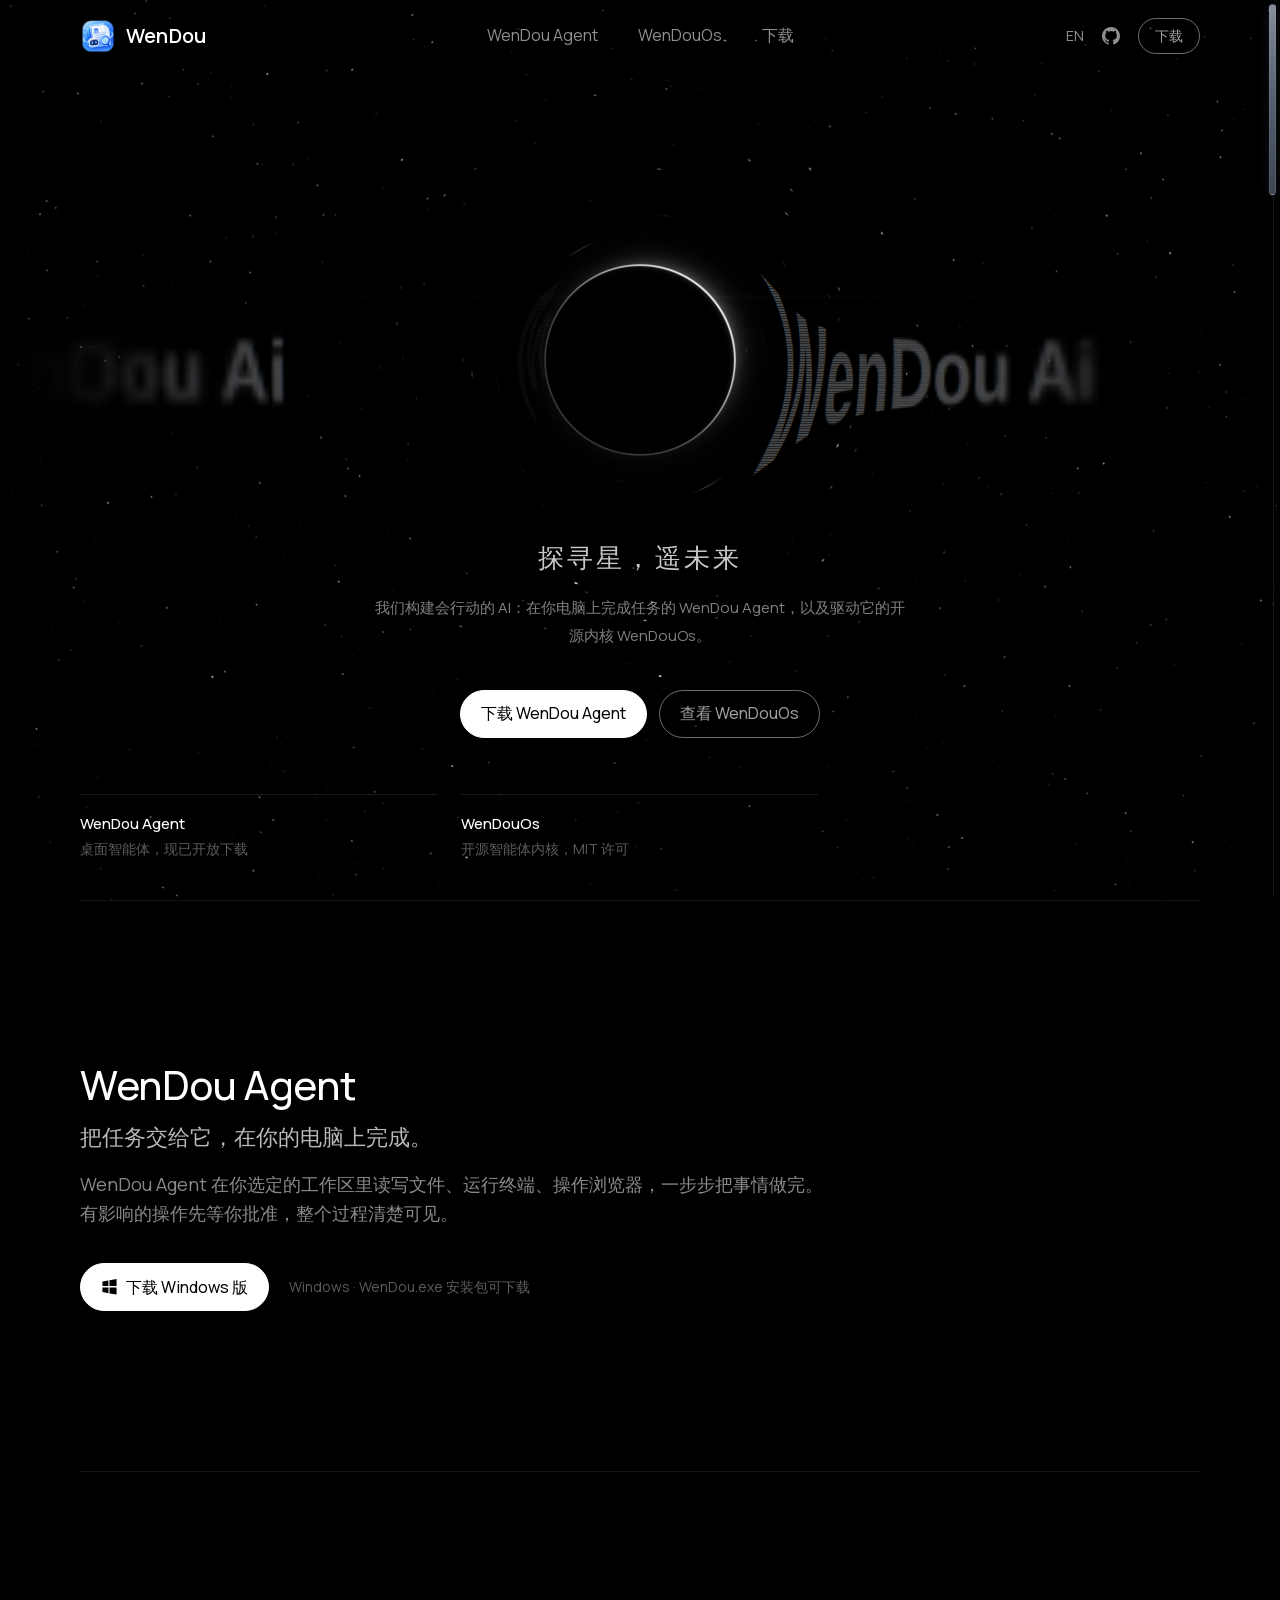
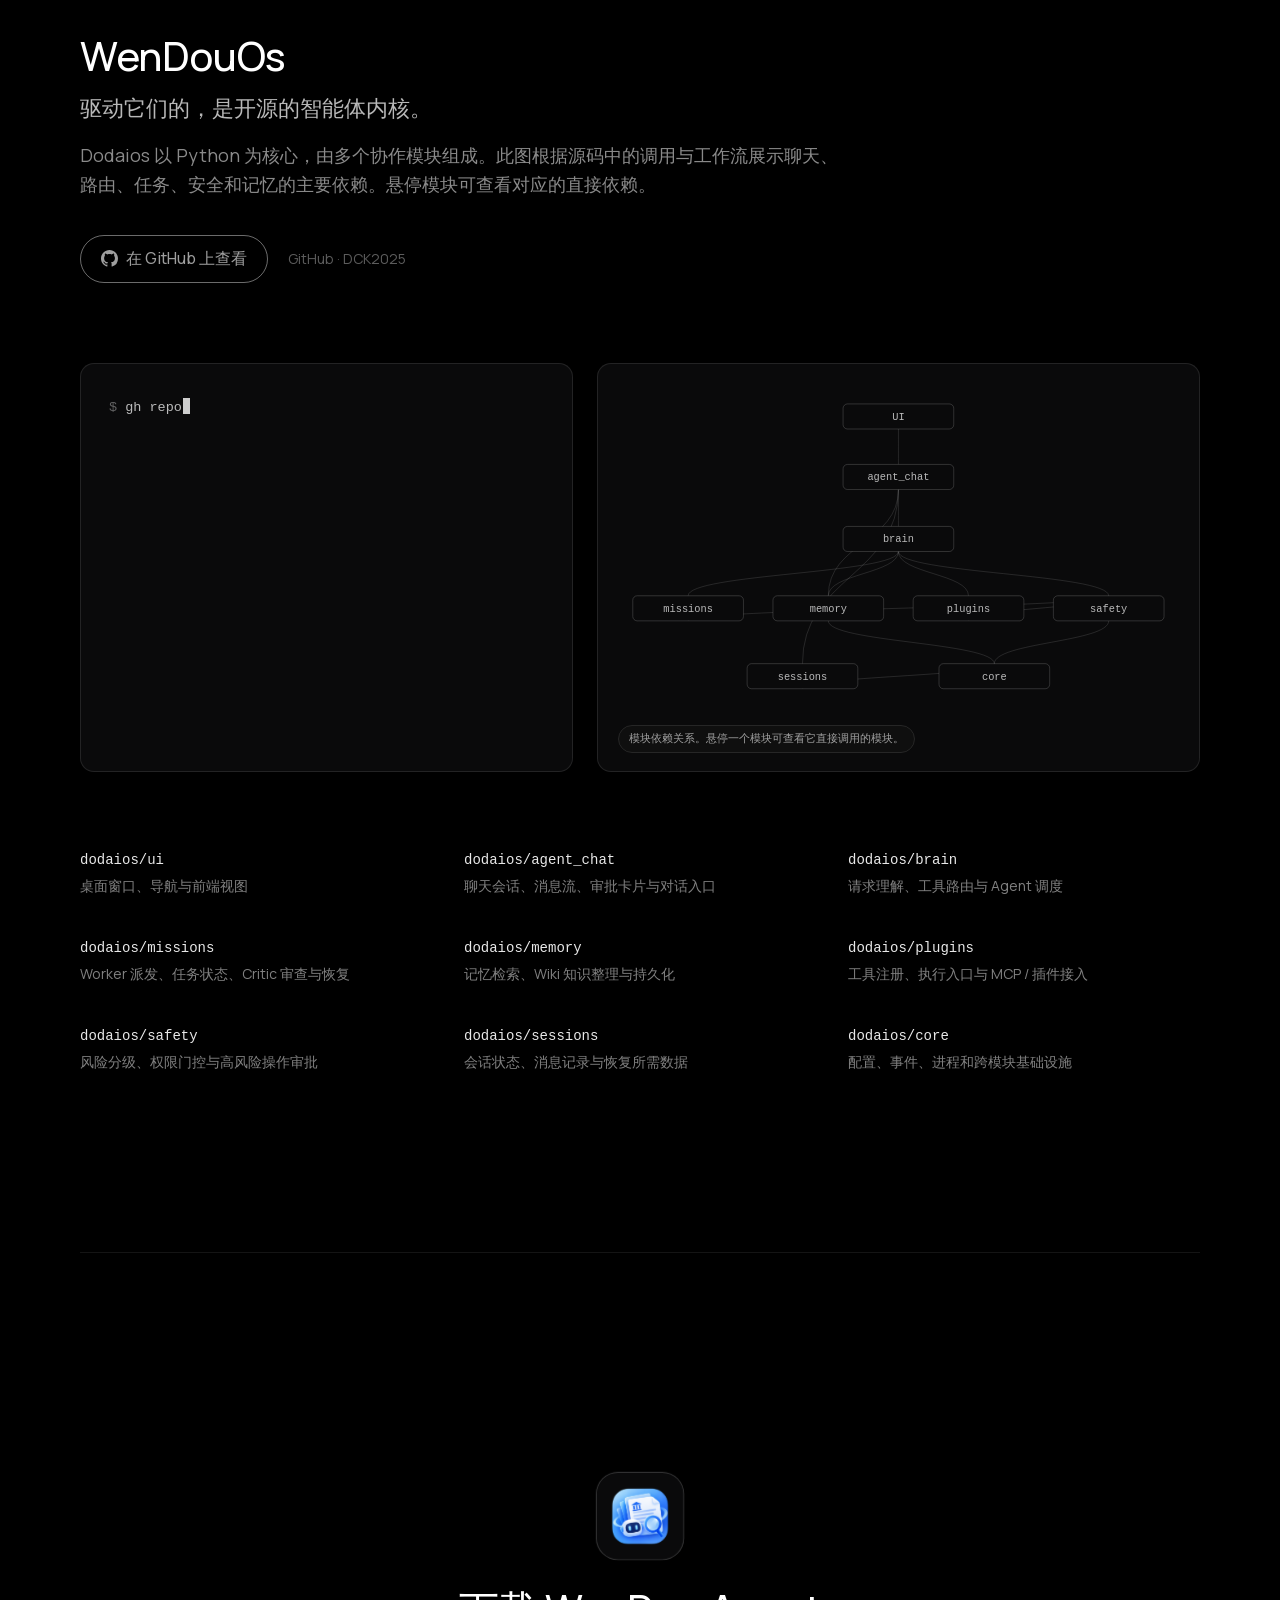
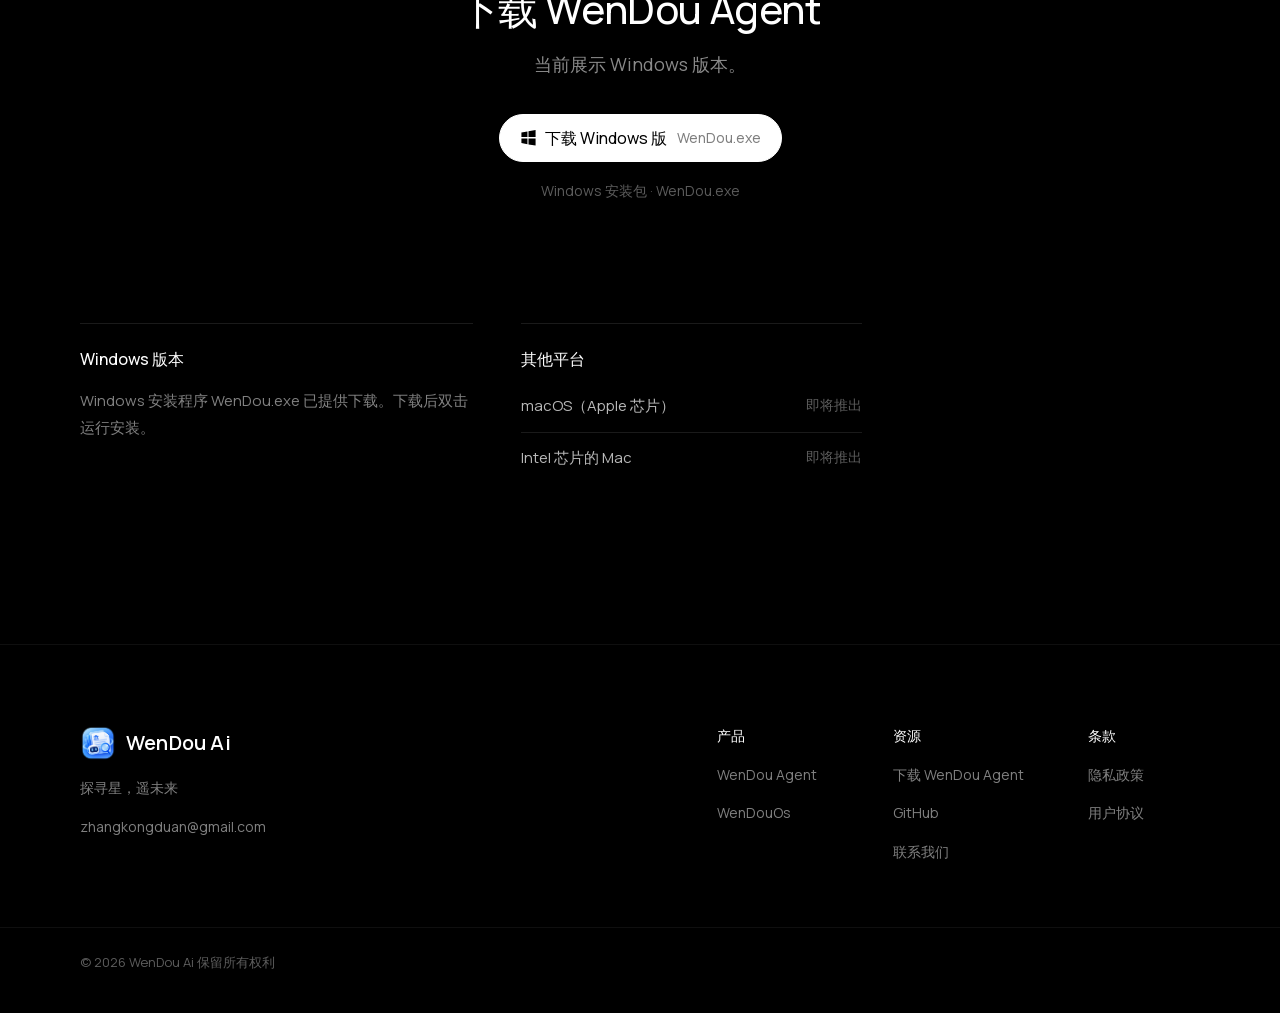
<file: index.html>
<!doctype html>
<html lang="zh-CN">
  <head>
    <meta charset="utf-8" />
    <meta name="viewport" content="width=device-width, initial-scale=1, viewport-fit=cover" />
    <title>WenDou Ai · 探寻星，遥未来</title>
    <meta name="description" content="WenDou Ai构建会行动的 AI：桌面智能体 WenDou Agent 与开源智能体内核 WenDouOs。WenDou Agent 当前主推 Windows 版本。" />
    <link rel="canonical" href="https://www.mvc1225.cn/" />
    <link rel="alternate" hreflang="zh-CN" href="https://www.mvc1225.cn/" />
    <link rel="alternate" hreflang="en" href="https://www.mvc1225.cn/en/" />
    <link rel="alternate" hreflang="x-default" href="https://www.mvc1225.cn/" />
    <meta name="theme-color" content="#000000" />
    <meta name="color-scheme" content="dark" />
    <meta name="author" content="WenDou Ai · WenDou Ai" />
    <meta property="og:type" content="website" />
    <meta property="og:site_name" content="WenDou Ai · WenDou Ai" />
    <meta property="og:locale" content="zh_CN" />
    <meta property="og:title" content="WenDou Ai · 探寻星，遥未来" />
    <meta property="og:description" content="WenDou Ai构建会行动的 AI：桌面智能体 WenDou Agent 与开源智能体内核 WenDouOs。WenDou Agent 当前主推 Windows 版本。" />
    <meta property="og:url" content="https://www.mvc1225.cn/" />
    <meta property="og:image" content="/og-wendou-ai.svg" />
    <meta property="og:image:width" content="1200" />
    <meta property="og:image:height" content="630" />
    <meta name="twitter:card" content="summary_large_image" />
    <link rel="icon" href="favicon.ico" type="image/x-icon" />
    <link rel="icon" type="image/png" href="assets/mvc.png" />
    <link rel="apple-touch-icon" href="apple-touch-icon.png" />
    <link rel="preload" href="assets/manrope-e310b55a7f.woff2" as="font" type="font/woff2" crossorigin />
    
    <link rel="stylesheet" href="assets/styles-V2N2JPJI.css?v=footer-brand-lockup" />
    <script>
      // 在首帧之前决定动效模式；脚本 2.5 秒内未接管时恢复静态显示，避免内容被隐藏
      (function (d) {
        var reduce = matchMedia('(prefers-reduced-motion: reduce)').matches;
        d.classList.add(reduce ? 'no-motion' : 'js-motion');
        setTimeout(function () { if (!d.classList.contains('motion-ready')) d.classList.remove('js-motion'); }, 2500);
      })(document.documentElement);
    </script>
    <script defer src="assets/main-UG5YFVUV.js?v=single-card-hover-1"></script>
    <script defer src="assets/scrollbar.js?v=2"></script>
    <script>
      document.querySelectorAll(".packages [data-package]").forEach(card => {
        card.addEventListener("click", () => {
          document.querySelectorAll(".packages [data-package]").forEach(item => item.classList.toggle("is-selected", item === card));
        });
      });
    </script>
    <script type="application/ld+json">{"@context":"https://schema.org","@graph":[{"@type":"Organization","name":"WenDou Ai","alternateName":"WenDou Ai","url":"https://www.mvc1225.cn/","logo":"https://www.mvc1225.cn/icon-512.png","email":"zhangkongduan@gmail.com"},{"@type":"SoftwareApplication","name":"WenDou Agent","operatingSystem":"Windows 10+","applicationCategory":"DeveloperApplication","publisher":{"@type":"Organization","name":"WenDou Ai"}}]}</script>
      <style>.brand{display:flex;align-items:center;gap:10px;color:#fff;font-size:20px;font-weight:600;letter-spacing:.01em}.brand img{width:36px;height:36px;object-fit:cover;border-radius:10px}.app-icon img{width:100%;height:100%;object-fit:cover;border-radius:14px}</style>
  <style>
    .phone-screen{background:#fafaf9;color:#15161a}
    .app{background:#fafaf9;color:#15161a}
    .phone-header{border-color:#e6e6e2;color:#15161a}
    .phone-header img{width:80px;height:auto;filter:brightness(0)}
    .phone-agent-name{color:#737680}
    .phone-menu{border-color:#666}.phone-menu:after{background:#666}
    .p-bubble{border:0;background:#ededeb;color:#15161a}
    .p-file{border-color:#e3e3df;background:#f4f4f1;color:#6d7077}
    .p-status{border-color:#e7e7e3;background:#f4f4f2;color:#71737a}
    .p-spinner{border-color:#deded9;border-top-color:#397cf6}
    .p-status.is-done .p-spinner{border-color:#22a363;background:#22a363}
    .p-actions{color:#777a82}
    .p-question{border-color:#e7e7e3;background:#fff;color:#17181b}
    .p-question p,.p-answer p{color:#40424a}
    .p-choices b{border-color:#dcdcd8;background:#f7f7f5;color:#454750}
    .p-choices b.is-primary{border-color:#202126;background:#202126;color:#fff}
    .p-answer{border-color:#e7e7e3;background:#fff;color:#17181b}
    .p-lines i{background:#e6e6e2}
    .phone-composer{border-color:#e4e4e0;background:#f1f1ef;color:#8a8c94}
    .lock{background:rgba(10,10,10,.96);color:#fafafa}.lock img{filter:none}
    .phone-statusbar{position:absolute;z-index:2;inset:13px 20px auto;display:flex;justify-content:space-between;color:#17181b;font-size:10px;font-weight:650;letter-spacing:.01em}
    .p-actions{font-size:10px}.p-answer strong{font-size:13px}.p-answer small{display:block;margin-top:9px;color:#777a82;font-size:10px}
    .lock-caption{margin-top:6px;color:#ffffff9c;font-size:12px}.lock-indicator{position:absolute;bottom:18px;width:88px;height:4px;border-radius:9px;background:#fff9}
  </style>
</head>
  <body class="page-home">
    <a class="skip-link" href="#main">跳到正文</a>
    <header class="site-header" data-header>
      <div class="header-inner">
        <a class="brand" href="index.html" aria-label="WenDou Ai 首页"><img src="assets/mvc.png" alt="" width="36" height="36" /><span>WenDou</span></a>
        <nav class="site-nav" aria-label="主导航">
          <a href="#fluxagent" data-nav="fluxagent">WenDou Agent</a>
          <a href="#fluxos" data-nav="fluxos">WenDouOs</a>
          <a href="#download" data-nav="download">下载</a>
        </nav>
        <div class="header-actions">
          <a class="lang-link" href="en/index.html" hreflang="en" lang="en" aria-label="切换到英文">EN</a>
          <a class="icon-link" href="https://github.com/DCK2025" aria-label="DCK2025 的 GitHub 主页" rel="noopener"><svg class="icon icon-fill" viewBox="0 0 16 16" aria-hidden="true"><path fill="currentColor" d="M8 0C3.58 0 0 3.58 0 8c0 3.54 2.29 6.53 5.47 7.59.4.07.55-.17.55-.38 0-.19-.01-.82-.01-1.49-2.01.37-2.53-.49-2.69-.94-.09-.23-.48-.94-.82-1.13-.28-.15-.68-.52-.01-.53.63-.01 1.08.58 1.23.82.72 1.21 1.87.87 2.33.66.07-.52.28-.87.51-1.07-1.78-.2-3.64-.89-3.64-3.95 0-.87.31-1.59.82-2.15-.08-.2-.36-1.02.08-2.12 0 0 .67-.21 2.2.82.64-.18 1.32-.27 2-.27.68 0 1.36.09 2 .27 1.53-1.04 2.2-.82 2.2-.82.44 1.1.16 1.92.08 2.12.51.56.82 1.27.82 2.15 0 3.07-1.87 3.75-3.65 3.95.29.25.54.73.54 1.48 0 1.07-.01 1.93-.01 2.2 0 .21.15.46.55.38A8.013 8.013 0 0 0 16 8c0-4.42-3.58-8-8-8z"/></svg></a>
          <a class="cta cta-small" href="#download"><span>下载</span><span class="cta-arrow" aria-hidden="true"><svg class="icon" viewBox="0 0 24 24" fill="none" stroke="currentColor" stroke-width="1.6" stroke-linecap="round" stroke-linejoin="round" aria-hidden="true"><path d="M5 12h14m-5-5 5 5-5 5"/></svg></span></a>
        </div>
      </div>
    </header>
    <main id="main">

      <section class="hero" data-hero aria-labelledby="hero-title">
        <canvas class="cosmos" data-cosmos data-wordmark="data:text/plain;charset=utf-8,%3Csvg%20xmlns%3D%22http%3A%2F%2Fwww.w3.org%2F2000%2Fsvg%22%20viewBox%3D%220%200%20157.86%2034%22%20role%3D%22img%22%20aria-label%3D%22WenDou%20Ai%22%3E%0A%20%20%3Ctitle%3EWenDou%20Ai%3C%2Ftitle%3E%0A%20%20%3Ctext%20x%3D%222%22%20y%3D%2227%22%20fill%3D%22%23f4f5f8%22%20font-family%3D%22Manrope%2C%20Arial%2C%20sans-serif%22%20font-size%3D%2224%22%20font-weight%3D%22650%22%20letter-spacing%3D%22.1%22%3EWenDou%20Ai%3C%2Ftext%3E%0A%3C%2Fsvg%3E" aria-hidden="true"></canvas>
        <div class="hero-content container" data-hero-content>
          <h1 id="hero-title" class="hero-title" data-intro><span class="sr-only">WenDou Ai · </span>探寻星，遥未来</h1>
          <p class="hero-lede" data-intro>我们构建会行动的 AI：在你电脑上完成任务的 WenDou Agent，以及驱动它的开源内核 WenDouOs。</p>
          <div class="hero-actions" data-intro>
            <a class="cta cta-solid" href="#download"><span>下载 WenDou Agent</span><span class="cta-arrow" aria-hidden="true"><svg class="icon" viewBox="0 0 24 24" fill="none" stroke="currentColor" stroke-width="1.6" stroke-linecap="round" stroke-linejoin="round" aria-hidden="true"><path d="M5 12h14m-5-5 5 5-5 5"/></svg></span></a>
            <a class="cta" href="#fluxos"><span>查看 WenDouOs</span><span class="cta-arrow" aria-hidden="true"><svg class="icon" viewBox="0 0 24 24" fill="none" stroke="currentColor" stroke-width="1.6" stroke-linecap="round" stroke-linejoin="round" aria-hidden="true"><path d="M5 12h14m-5-5 5 5-5 5"/></svg></span></a>
          </div>
        </div>
        <nav class="hero-index container" aria-label="主导航">
          <a href="#fluxagent"><strong>WenDou Agent</strong><span>桌面智能体，现已开放下载</span></a>
          <a href="#fluxos"><strong>WenDouOs</strong><span>开源智能体内核，MIT 许可</span></a>
        </nav>
      </section>

      <section id="fluxagent" class="section" data-section aria-labelledby="fluxagent-title">
        <div class="container">
          <header class="section-head" data-reveal>
            <h2 id="fluxagent-title" class="section-title"><span class="mask"><span>WenDou Agent</span></span></h2>
            <p class="section-subtitle">把任务交给它，在你的电脑上完成。</p>
            <p class="section-lede">WenDou Agent 在你选定的工作区里读写文件、运行终端、操作浏览器，一步步把事情做完。有影响的操作先等你批准，整个过程清楚可见。</p>
            <div class="section-actions"><a class="cta cta-solid" href="#download"><svg class="icon icon-fill" viewBox="0 0 24 24" aria-hidden="true"><path fill="currentColor" d="M2 3.5 10.5 2v8H2zm10-1.8L22 0v10h-10zM2 12h8.5v8L2 18.5zm10 0H22v10l-10-1.5z"/></svg><span>下载 Windows 版</span><span class="cta-arrow" aria-hidden="true"><svg class="icon" viewBox="0 0 24 24" fill="none" stroke="currentColor" stroke-width="1.6" stroke-linecap="round" stroke-linejoin="round" aria-hidden="true"><path d="M5 12h14m-5-5 5 5-5 5"/></svg></span></a><span class="meta">Windows · WenDou.exe 安装包可下载</span></div>
          </header>

        </div>
      </section>

      <section id="fluxos" class="section" data-section aria-labelledby="fluxos-title">
        <div class="container">
          <header class="section-head" data-reveal>
            <h2 id="fluxos-title" class="section-title"><span class="mask"><span>WenDouOs</span></span></h2>
            <p class="section-subtitle">驱动它们的，是开源的智能体内核。</p>
            <p class="section-lede">Dodaios 以 Python 为核心，由多个协作模块组成。此图根据源码中的调用与工作流展示聊天、路由、任务、安全和记忆的主要依赖。悬停模块可查看对应的直接依赖。</p>
            <div class="section-actions"><a class="cta" href="https://github.com/DCK2025" rel="noopener"><svg class="icon icon-fill" viewBox="0 0 16 16" aria-hidden="true"><path fill="currentColor" d="M8 0C3.58 0 0 3.58 0 8c0 3.54 2.29 6.53 5.47 7.59.4.07.55-.17.55-.38 0-.19-.01-.82-.01-1.49-2.01.37-2.53-.49-2.69-.94-.09-.23-.48-.94-.82-1.13-.28-.15-.68-.52-.01-.53.63-.01 1.08.58 1.23.82.72 1.21 1.87.87 2.33.66.07-.52.28-.87.51-1.07-1.78-.2-3.64-.89-3.64-3.95 0-.87.31-1.59.82-2.15-.08-.2-.36-1.02.08-2.12 0 0 .67-.21 2.2.82.64-.18 1.32-.27 2-.27.68 0 1.36.09 2 .27 1.53-1.04 2.2-.82 2.2-.82.44 1.1.16 1.92.08 2.12.51.56.82 1.27.82 2.15 0 3.07-1.87 3.75-3.65 3.95.29.25.54.73.54 1.48 0 1.07-.01 1.93-.01 2.2 0 .21.15.46.55.38A8.013 8.013 0 0 0 16 8c0-4.42-3.58-8-8-8z"/></svg><span>在 GitHub 上查看</span><span class="cta-arrow" aria-hidden="true"><svg class="icon" viewBox="0 0 24 24" fill="none" stroke="currentColor" stroke-width="1.6" stroke-linecap="round" stroke-linejoin="round" aria-hidden="true"><path d="M5 12h14m-5-5 5 5-5 5"/></svg></span></a><span class="meta">GitHub · DCK2025</span></div>
          </header>
          <div class="fluxos-grid" data-reveal>
            <div class="code-panel">
              <pre class="code" data-typing><code><span class="code-line"><span class="c-dim">$ </span><span class="c-cmd" data-cmd="gh repo list DCK2025">gh repo list DCK2025</span></span><span class="code-line"><span class="c-dim">$ </span><span class="c-cmd" data-cmd="cd WenDouOs &amp;&amp; npm ci">cd WenDouOs <span class="c-dim">&amp;&amp;</span> npm ci</span></span><span class="code-line"><span class="c-dim">$ </span><span class="c-cmd" data-cmd="npm run verify &amp;&amp; npm test">npm run verify <span class="c-dim">&amp;&amp;</span> npm test</span></span><span class="code-line"><span class="c-dim">$ </span><span class="caret"></span></span></code></pre>
            </div>
            <figure class="graph" data-graph>
              <svg class="graph-svg" viewBox="0 0 760 440" role="list" aria-label="Dodaios 核心模块之间的依赖关系">
        <g class="edges"><path class="edge" data-from="ui" data-to="agent_chat" data-layer="4" d="M380 61 C380 85 380 85 380 109" /><path class="edge" data-from="agent_chat" data-to="brain" data-layer="3" d="M380 143 C380 168 380 168 380 193" /><path class="edge" data-from="agent_chat" data-to="sessions" data-layer="3" d="M380 143 C380 261 250 261 250 379" /><path class="edge" data-from="agent_chat" data-to="memory" data-layer="3" d="M380 143 C380 215 285 215 285 287" /><path class="edge" data-from="brain" data-to="missions" data-layer="2" d="M380 227 C380 257 95 257 95 287" /><path class="edge" data-from="brain" data-to="memory" data-layer="2" d="M380 227 C380 257 285 257 285 287" /><path class="edge" data-from="brain" data-to="plugins" data-layer="2" d="M380 227 C380 257 475 257 475 287" /><path class="edge" data-from="brain" data-to="safety" data-layer="2" d="M380 227 C380 257 665 257 665 287" /><path class="edge" data-from="missions" data-to="safety" data-layer="1" d="M95 321 C95 304 665 304 665 287" /><path class="edge" data-from="plugins" data-to="safety" data-layer="1" d="M475 321 C475 304 665 304 665 287" /><path class="edge" data-from="sessions" data-to="core" data-layer="0" d="M250 413 C250 396 510 396 510 379" /><path class="edge" data-from="memory" data-to="core" data-layer="1" d="M285 321 C285 350 510 350 510 379" /><path class="edge" data-from="safety" data-to="core" data-layer="1" d="M665 321 C665 350 510 350 510 379" /></g>
        <circle class="pulse" r="2.4" cx="-10" cy="-10" />
        <g class="nodes"><g class="node" data-node="ui" data-layer="4" tabindex="0" role="listitem" aria-label="dodaios/ui"><rect x="305" y="27" width="150" height="34" rx="6" /><text x="380" y="48.5">UI</text></g><g class="node" data-node="agent_chat" data-layer="3" tabindex="0" role="listitem" aria-label="dodaios/agent_chat"><rect x="305" y="109" width="150" height="34" rx="6" /><text x="380" y="130.5">agent_chat</text></g><g class="node" data-node="brain" data-layer="2" tabindex="0" role="listitem" aria-label="dodaios/brain"><rect x="305" y="193" width="150" height="34" rx="6" /><text x="380" y="214.5">brain</text></g><g class="node" data-node="missions" data-layer="1" tabindex="0" role="listitem" aria-label="dodaios/missions"><rect x="20" y="287" width="150" height="34" rx="6" /><text x="95" y="308.5">missions</text></g><g class="node" data-node="memory" data-layer="1" tabindex="0" role="listitem" aria-label="dodaios/memory"><rect x="210" y="287" width="150" height="34" rx="6" /><text x="285" y="308.5">memory</text></g><g class="node" data-node="plugins" data-layer="1" tabindex="0" role="listitem" aria-label="dodaios/plugins"><rect x="400" y="287" width="150" height="34" rx="6" /><text x="475" y="308.5">plugins</text></g><g class="node" data-node="safety" data-layer="1" tabindex="0" role="listitem" aria-label="dodaios/safety"><rect x="590" y="287" width="150" height="34" rx="6" /><text x="665" y="308.5">safety</text></g><g class="node" data-node="sessions" data-layer="0" tabindex="0" role="listitem" aria-label="dodaios/sessions"><rect x="175" y="379" width="150" height="34" rx="6" /><text x="250" y="400.5">sessions</text></g><g class="node" data-node="core" data-layer="0" tabindex="0" role="listitem" aria-label="dodaios/core"><rect x="435" y="379" width="150" height="34" rx="6" /><text x="510" y="400.5">core</text></g></g>
      </svg>
              <figcaption class="caption">模块依赖关系。悬停一个模块可查看它直接调用的模块。</figcaption>
            </figure>
          </div>
          <ul class="packages" role="list" data-stagger>
            <li data-package="ui" data-reveal><code>dodaios/ui</code><p>桌面窗口、导航与前端视图</p></li>
            <li data-package="agent_chat" data-reveal><code>dodaios/agent_chat</code><p>聊天会话、消息流、审批卡片与对话入口</p></li>
            <li data-package="brain" data-reveal><code>dodaios/brain</code><p>请求理解、工具路由与 Agent 调度</p></li>
            <li data-package="missions" data-reveal><code>dodaios/missions</code><p>Worker 派发、任务状态、Critic 审查与恢复</p></li>
            <li data-package="memory" data-reveal><code>dodaios/memory</code><p>记忆检索、Wiki 知识整理与持久化</p></li>
            <li data-package="plugins" data-reveal><code>dodaios/plugins</code><p>工具注册、执行入口与 MCP / 插件接入</p></li>
            <li data-package="safety" data-reveal><code>dodaios/safety</code><p>风险分级、权限门控与高风险操作审批</p></li>
            <li data-package="sessions" data-reveal><code>dodaios/sessions</code><p>会话状态、消息记录与恢复所需数据</p></li>
            <li data-package="core" data-reveal><code>dodaios/core</code><p>配置、事件、进程和跨模块基础设施</p></li>
          </ul>
        </div>
      </section>

      <section id="download" class="section section-download" data-section aria-labelledby="download-title">
        <div class="container">
          <div class="download-head" data-reveal>
            <div class="app-icon" aria-hidden="true"><img src="assets/mvc.png" alt="" width="52" height="52" /></div>
            <h2 id="download-title" class="section-title"><span class="mask"><span>下载 WenDou Agent</span></span></h2>
            <p class="section-lede">当前展示 Windows 版本。</p>
            <div class="section-actions"><a class="cta cta-solid" href="download/fluxagent/1.0.1/WenDou.exe" download><svg class="icon icon-fill" viewBox="0 0 24 24" aria-hidden="true"><path fill="currentColor" d="M2 3.5 10.5 2v8H2zm10-1.8L22 0v10h-10zM2 12h8.5v8L2 18.5zm10 0H22v10l-10-1.5z"/></svg><span>下载 Windows 版</span><span class="cta-note">WenDou.exe</span></a></div>
            <p class="meta">Windows 安装包 · WenDou.exe</p>
          </div>
          <div class="download-grid" data-stagger>
            <div class="download-block" data-reveal><h3>Windows 版本</h3><p class="notice">Windows 安装程序 WenDou.exe 已提供下载。下载后双击运行安装。</p></div>
            <div class="download-block" data-reveal><h3>其他平台</h3><dl class="platforms"><div><dt>macOS（Apple 芯片）</dt><dd>即将推出</dd></div><div><dt>Intel 芯片的 Mac</dt><dd>即将推出</dd></div></dl></div>
          </div>
        </div>
      </section>
    </main>
    <footer class="site-footer">
      <div class="container footer-main" data-reveal>
        <div class="footer-brand">
          <a class="footer-logo" href="index.html" aria-label="WenDou Ai 首页"><img src="assets/mvc.png" alt="" width="36" height="36" loading="lazy" /><span>WenDou Ai</span></a>
          <p class="footer-slogan">探寻星，遥未来</p>
          <a class="footer-mail" href="mailto:zhangkongduan@gmail.com">zhangkongduan@gmail.com</a>
        </div>
        <nav class="footer-nav" aria-label="页脚导航">
          <div class="footer-column"><h2>产品</h2><a href="#fluxagent">WenDou Agent</a><a href="#fluxos">WenDouOs</a></div>
          <div class="footer-column"><h2>资源</h2><a href="#download">下载 WenDou Agent</a><a href="https://github.com/DCK2025" rel="noopener">GitHub</a><a href="mailto:zhangkongduan@gmail.com">联系我们</a></div>
          <div class="footer-column"><h2>条款</h2><a href="privacy/index.html">隐私政策</a><a href="terms/index.html">用户协议</a></div>
        </nav>
      </div>
      <div class="container footer-bottom">
        <p>© 2026 WenDou Ai 保留所有权利</p>
      </div>
    </footer>
</body>
</html>
</file>
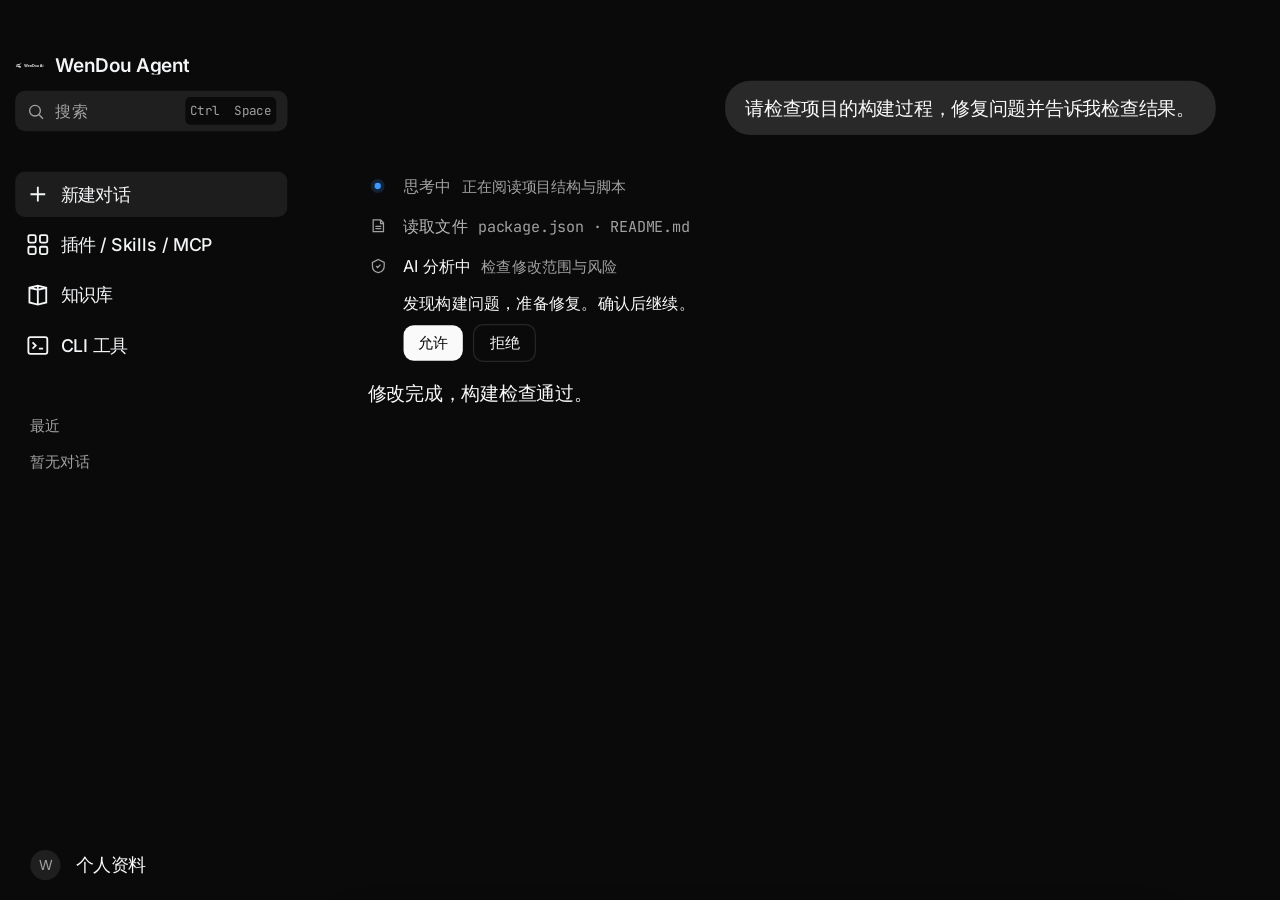
<file: dodaios-preview/index.html>
<!doctype html>
<html lang="zh-CN" class="dark"><head>
<meta charset="utf-8"><meta name="viewport" content="width=device-width,initial-scale=1,maximum-scale=1,user-scalable=no">
<title>WenDou Agent</title>
<link rel="stylesheet" href="./assets/index-BQyP4LcV.css"><link rel="stylesheet" href="./assets/WorkTrace-BNCIM4S3.css"><link rel="stylesheet" href="./assets/AgentChatPanel-CCycTuZ5.css">
<style>
html,body{width:100%;height:100%;margin:0;overflow:hidden;background:#0a0a0a}.app-viewport{position:absolute;inset:0;overflow:hidden;background:hsl(var(--background))}.app-root{position:absolute;left:0;top:0;transform-origin:top left;overflow:hidden}.demo-phase[hidden]{display:none!important}.demo-live{animation:trace-node-pulse 1.6s ease-in-out infinite}.demo-approval{margin:4px 0 4px 28px}.demo-approval button{min-height:28px}.demo-logo{width:28px;height:28px;object-fit:contain;border-radius:7px}.demo-profile{display:flex;width:24px;height:24px;align-items:center;justify-content:center;border-radius:9999px;background:hsl(var(--secondary));font-size:11px;color:hsl(var(--muted-foreground))}.demo-search{display:flex;height:32px;width:100%;align-items:center;gap:8px;border-radius:8px;background:hsl(var(--secondary));padding:0 9px;color:hsl(var(--muted-foreground));font-size:13px}.demo-search kbd{margin-left:auto;border-radius:4px;background:hsl(var(--background));padding:1px 4px;font-size:10px}.demo-recent{margin-top:16px;padding:0 12px;color:hsl(var(--muted-foreground));font-size:12px}.demo-empty{padding:8px 12px;color:hsl(var(--muted-foreground));font-size:12px}.demo-chat-lane{min-height:100%;overflow:visible}.demo-composer-wrap{box-sizing:border-box;display:flex;flex:0 0 auto;flex-direction:column;align-items:center;width:100%;max-width:720px;padding:8px 24px 92px}.demo-composer-card{box-sizing:border-box;display:flex;flex:none;width:100%;height:136px;min-height:136px;flex-direction:column;gap:8px;padding:16px 14px 14px;border:1px solid #353535;border-radius:22px;background:#181818;box-shadow:0 8px 28px rgba(0,0,0,.22)}.demo-composer-input{box-sizing:border-box;display:block;flex:1;width:100%;min-height:72px;max-height:50vh;overflow:hidden;padding:0 8px;outline:none;font-size:16px;line-height:1.5}.demo-composer-toolbar{display:flex;flex:0 0 32px;align-items:center;gap:4px;min-width:0}
</style></head><body>
<div class="app-viewport" id="viewport"><div id="app-root" class="jarvis-nav-surface relative isolate flex h-screen w-screen overflow-hidden text-foreground app-root">
<aside id="sidebar" class="demo-sidebar jm-side relative isolate z-20 flex h-full shrink-0 flex-col pt-8" data-testid="sidebar" data-railed="false" style="width:240px">
<div class="jm-header"><button class="jm-logo demo-home" type="button" aria-label="Home"><span class="jm-logo-mark"><img class="demo-logo" src="/assets/wendou-ai-lockup.svg" alt=""></span><span class="jm-logo-text">WenDou Agent</span></button></div>
<div class="jm-search"><button class="demo-search"><svg width="15" height="15" viewBox="0 0 24 24" fill="none" stroke="currentColor" stroke-width="1.7"><circle cx="10.8" cy="10.8" r="6.8"/><path d="m16 16 5 5"/></svg><span data-cn="搜索" data-en="Search">搜索</span><kbd>Ctrl&nbsp; Space</kbd></button></div>
<div class="flex min-h-0 flex-1 flex-col overflow-hidden"><nav aria-label="Sections" class="space-y-px px-2 py-2"><ul class="space-y-px">
<li><button data-nav-button="chats" aria-current="page" class="jm-row flex min-h-8 w-full items-center gap-3 rounded-lg bg-secondary px-3 text-base text-foreground-strong"><svg width="18" height="18" viewBox="0 0 24 24" fill="none" stroke="currentColor" stroke-width="1.75"><path d="M12 5v14M5 12h14"/></svg><span data-cn="新建对话" data-en="New chat">新建对话</span></button></li></ul><ul class="space-y-px">
<li><button data-nav-button="plugins" class="jm-row flex min-h-8 w-full items-center gap-3 rounded-lg px-3 text-base text-foreground"><svg width="18" height="18" viewBox="0 0 24 24" fill="none" stroke="currentColor" stroke-width="1.75"><rect x="3" y="3" width="7" height="7" rx="1.5"/><rect x="14" y="3" width="7" height="7" rx="1.5"/><rect x="3" y="14" width="7" height="7" rx="1.5"/><rect x="14" y="14" width="7" height="7" rx="1.5"/></svg><span data-cn="插件 / Skills / MCP" data-en="Plugins / Skills / MCP">插件 / Skills / MCP</span></button></li></ul><ul class="space-y-1">
<li><button data-nav-button="wiki" class="jm-row flex min-h-8 w-full items-center gap-3 rounded-lg px-3 text-base text-foreground"><svg width="18" height="18" viewBox="0 0 24 24" fill="none" stroke="currentColor" stroke-width="1.75"><path d="m4 5 8-2 8 2v14l-8 2-8-2zM12 3v18M4 5l8 2 8-2"/></svg><span data-cn="知识库" data-en="Wiki">知识库</span></button></li>
<li><button data-nav-button="clis" class="jm-row flex min-h-8 w-full items-center gap-3 rounded-lg px-3 text-base text-foreground"><svg width="18" height="18" viewBox="0 0 24 24" fill="none" stroke="currentColor" stroke-width="1.75"><rect x="3" y="4" width="18" height="16" rx="2"/><path d="m7 9 3 3-3 3m6 0h4"/></svg><span data-cn="CLI 工具" data-en="CLIs & CLI Test Hub">CLI 工具</span></button></li></ul></nav>
<section class="mt-5 pb-3"><h2 class="demo-recent" data-cn="最近" data-en="Recent">最近</h2><div class="demo-empty" data-cn="暂无对话" data-en="No conversations yet">暂无对话</div></section></div>
<div class="shrink-0 px-2 py-1.5"><button data-profile class="jm-row flex min-h-8 w-full items-center gap-3 rounded-lg px-3 text-base text-foreground"><span class="demo-profile">W</span><span data-cn="个人资料" data-en="Profile">个人资料</span></button></div></aside>
<main class="relative flex min-w-0 flex-1 flex-col" data-view="chats"><div class="h-8 shrink-0" data-testid="caption-rule"></div><div class="jarvis-sheet flex min-h-0 min-w-0 flex-1 flex-col">
<section class="flex h-full min-h-0 flex-col" data-testid="home-view"><div class="relative flex min-h-0 flex-1 flex-col items-center" data-testid="chat-stage" data-empty="false"><div class="min-h-0 w-full flex-1 overflow-hidden"><div id="chat-lane" class="demo-chat-lane relative mx-auto flex w-full max-w-[720px] flex-col gap-6 px-6 pb-6 pt-8">
<div class="flex justify-end" data-testid="agent-message-user"><div class="jarvis-user-bubble max-w-[80%] rounded-[20px] px-4 py-2.5 text-[15px] leading-[23px]" data-cn="请检查项目的构建过程，修复问题并告诉我检查结果。" data-en="Check this project's build process, fix any issues, and report the results.">请检查项目的构建过程，修复问题并告诉我检查结果。</div></div>
<div class="flex min-w-0 flex-col gap-3" data-testid="agent-turn"><div class="trace-rail">
<div class="trace-step demo-phase" data-phase="0"><button class="group/trace flex w-full min-w-0 items-start gap-3 rounded-md py-1 text-left text-sm leading-6 transition-colors hover:text-foreground"><span class="trace-node trace-node-live"><span class="trace-dot demo-live"></span></span><span class="min-w-0 flex-1"><span class="trace-shimmer" data-cn="思考中" data-en="Thinking">思考中</span><span class="ml-2 text-xs text-muted-foreground" data-cn="正在阅读项目结构与脚本" data-en="Reading project structure and scripts">正在阅读项目结构与脚本</span></span></button></div>
<div class="trace-step demo-phase" data-phase="1"><button class="group/trace flex w-full min-w-0 items-start gap-3 rounded-md py-1 text-left text-sm leading-6 transition-colors hover:text-foreground"><span class="trace-node"><svg class="h-3.5 w-3.5 shrink-0" viewBox="0 0 24 24" fill="none" stroke="currentColor" stroke-width="1.7"><path d="M5 4h10l4 4v12H5zM15 4v5h4M8 13h8M8 16h8"/></svg></span><span class="min-w-0 flex-1"><span class="text-foreground-secondary" data-cn="读取文件" data-en="Read files">读取文件</span><span class="ml-2 font-mono text-xs text-muted-foreground" data-cn="package.json · README.md" data-en="package.json · README.md">package.json · README.md</span></span></button></div>
<div class="trace-step demo-phase" data-phase="2"><div data-trace-tool="approval" data-state="approval"><button class="group/trace flex w-full min-w-0 items-start gap-3 rounded-md py-1 text-left text-sm leading-6 text-foreground"><span class="trace-node"><svg class="h-3.5 w-3.5 shrink-0" viewBox="0 0 24 24" fill="none" stroke="currentColor" stroke-width="1.7"><path d="M12 3 20 7v5c0 5-3.4 8-8 9-4.6-1-8-4-8-9V7zM9 12l2 2 4-4"/></svg></span><span class="min-w-0 flex-1"><span data-cn="AI 分析中" data-en="AI is analyzing">AI 分析中</span><span class="ml-2 font-mono text-xs text-muted-foreground" data-cn="检查修改范围与风险" data-en="Review changes and risks">检查修改范围与风险</span></span></button><div class="demo-approval space-y-2 text-sm"><p data-cn="发现构建问题，准备修复。确认后继续。" data-en="Build issue found. Ready to fix after your approval.">发现构建问题，准备修复。确认后继续。</p><div class="flex flex-wrap items-center gap-2"><button class="rounded-md bg-primary px-3 py-1.5 text-xs text-primary-foreground" data-demo-allow data-cn="允许" data-en="Allow">允许</button><button class="rounded-md border border-border px-3 py-1.5 text-xs text-foreground" data-demo-decline data-cn="拒绝" data-en="Decline">拒绝</button><span class="demo-approval-result" data-approval-result aria-live="polite"></span></div></div></div></div>
<div class="trace-narration min-w-0 py-2 demo-phase" data-phase="3"><div class="prose prose-neutral max-w-none text-[15px] leading-[25px] text-foreground dark:prose-invert"><p data-cn="修改完成，构建检查通过。" data-en="Changes complete. Build checks passed.">修改完成，构建检查通过。</p></div></div>
</div></div></div>
<div class="demo-composer-wrap"><div class="demo-composer-card"><div class="demo-composer-input text-foreground" contenteditable="true" role="textbox" data-placeholder-wrap><span class="text-muted-foreground" data-placeholder data-cn="给 WenDou Agent 发送消息" data-en="Message WenDou Agent">给 WenDou Agent 发送消息</span></div><div class="demo-composer-toolbar"><button class="inline-flex h-8 w-8 items-center justify-center rounded-lg text-muted-foreground hover:bg-secondary" aria-label="Attach">＋</button><button class="inline-flex h-7 items-center rounded-lg px-2 text-xs text-muted-foreground hover:bg-secondary"><span data-cn="托管模型" data-en="Managed models">托管模型</span><span class="ml-1">⌄</span></button><button class="inline-flex h-7 items-center rounded-lg px-2 text-xs text-muted-foreground hover:bg-secondary"><span data-cn="权限" data-en="Permissions">权限</span><span class="ml-1">⌄</span></button><span class="flex-1"></span><button class="inline-flex h-8 w-8 items-center justify-center rounded-lg bg-secondary text-muted-foreground" aria-label="Send"><svg width="16" height="16" viewBox="0 0 24 24" fill="none" stroke="currentColor" stroke-width="2"><path d="M12 19V5m-6 6 6-6 6 6"/></svg></button></div></div></div>
</div></section></div></main></div></div>
<script>
(()=>{const view=document.getElementById('viewport'),root=document.getElementById('app-root'),side=document.getElementById('sidebar');const fit=()=>{const compact=view.clientWidth<680,w=compact?720:1015,s=view.clientWidth/w;root.style.width=w+'px';root.style.height=(view.clientHeight/s)+'px';root.style.transform=`scale(${s})`;side.style.width='240px';side.dataset.railed='false';document.querySelectorAll('.demo-recent,.demo-empty').forEach(e=>e.style.display='')};new ResizeObserver(fit).observe(view);fit();const q=new URLSearchParams(location.search);document.documentElement.lang=q.get('lang')==='en'?'en':'zh-CN';document.querySelectorAll('[data-cn][data-en]:not(.trace-step [data-cn]):not(.trace-step [data-en])').forEach(e=>e.textContent=document.documentElement.lang==='en'?e.dataset.en:e.dataset.cn);root.dataset.showcasePhase='4'})();
</script><script src="./views.js?v=19"></script></body></html>
</file>
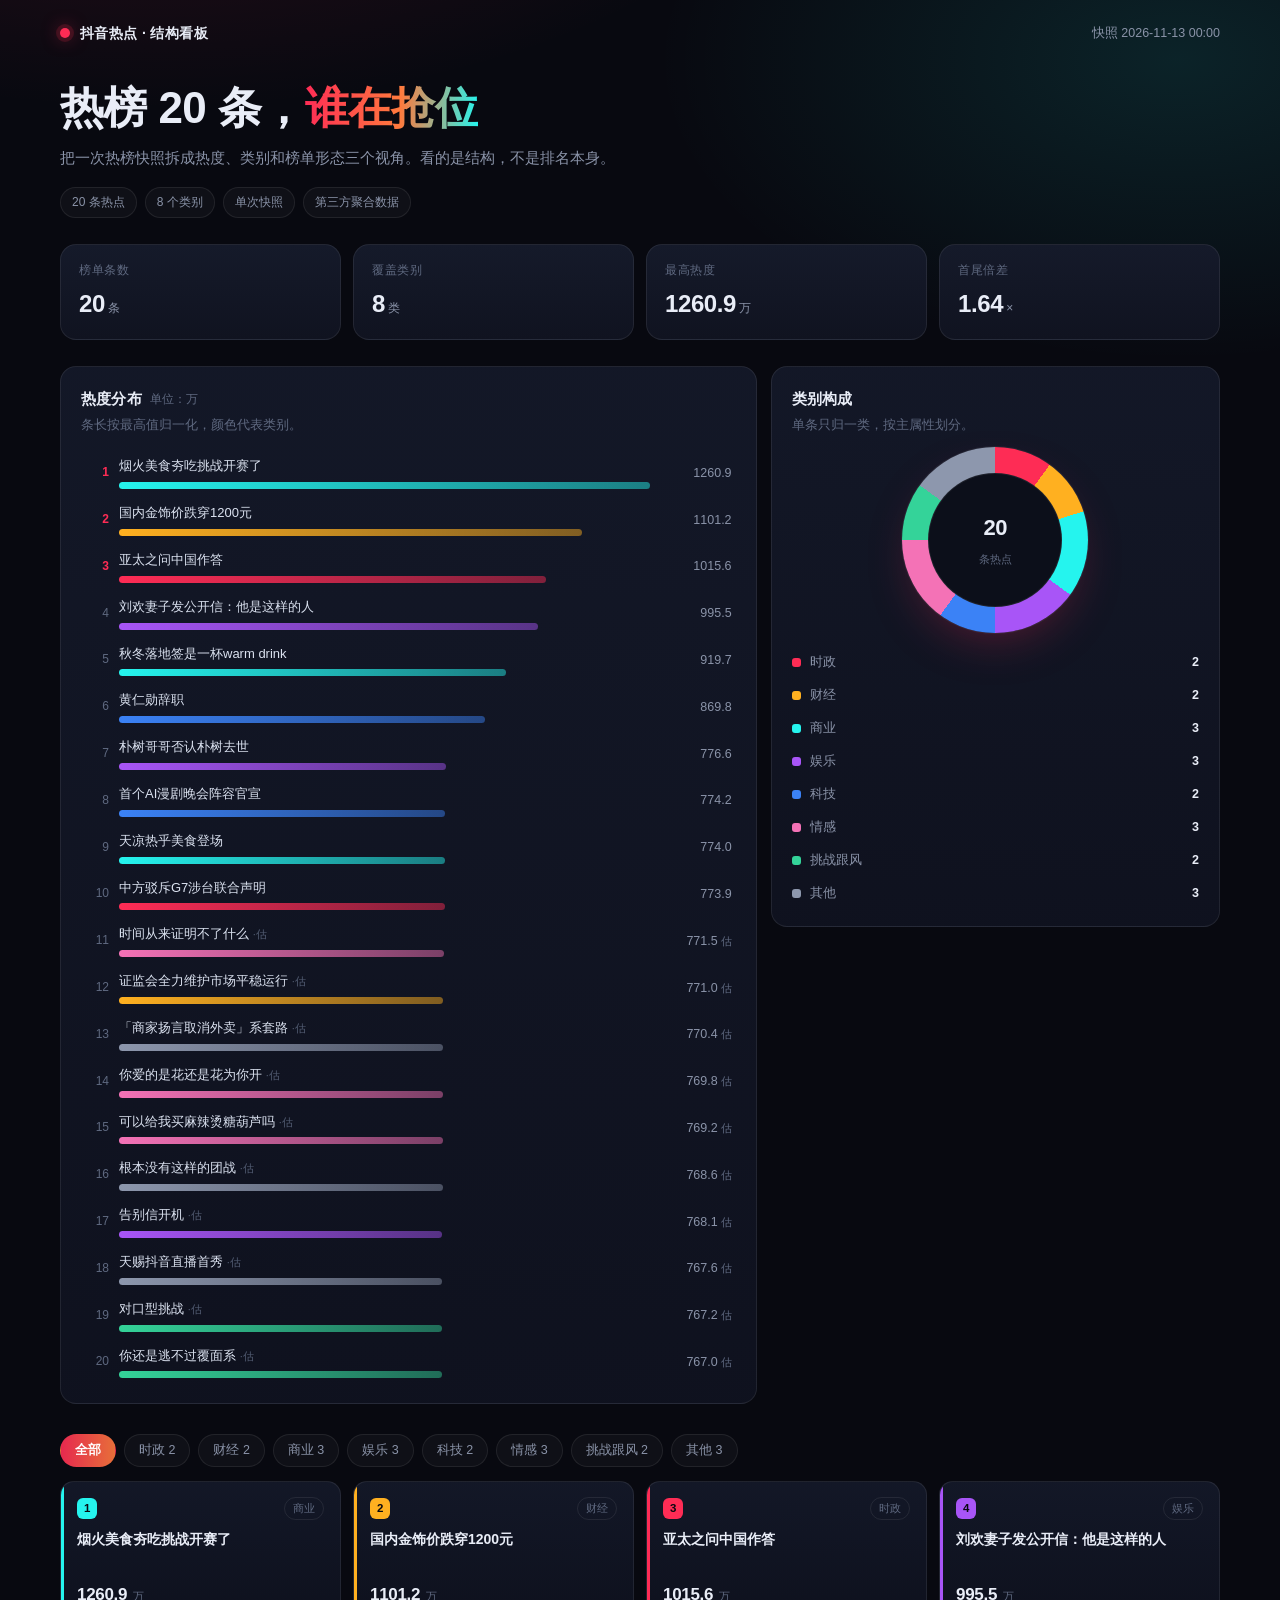
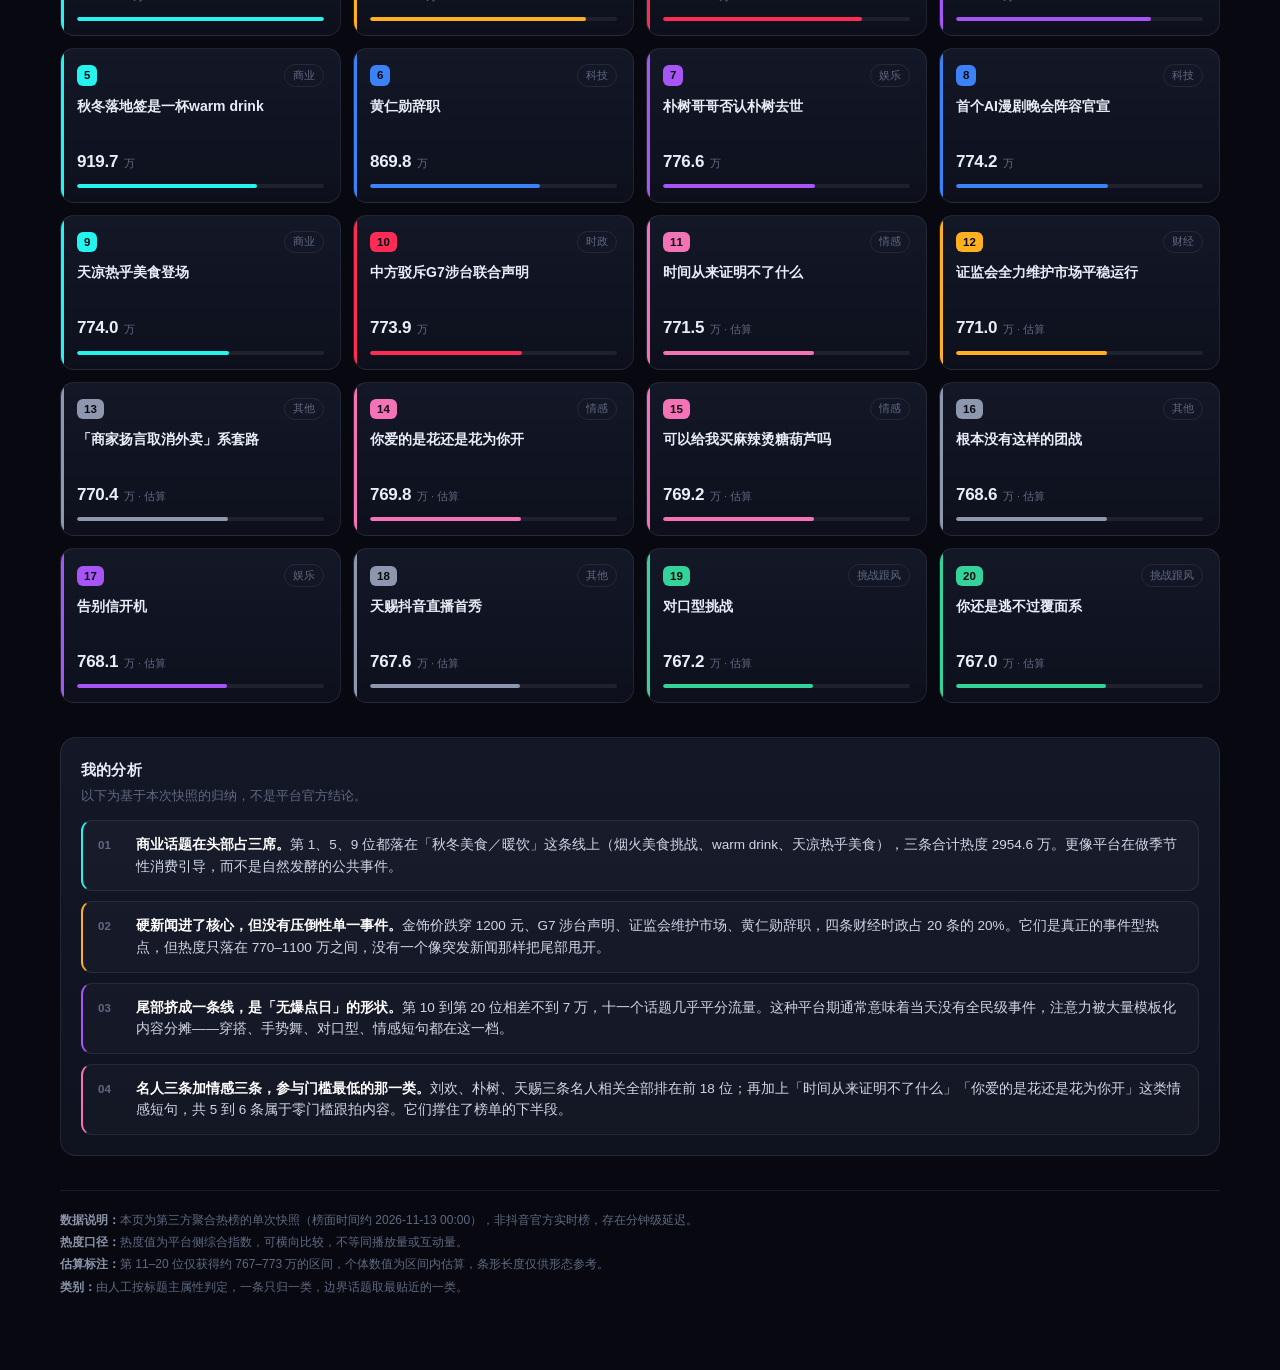
<file: douyin/index.html>
<!DOCTYPE html>
<html lang="zh-CN">
<head>
<meta charset="utf-8" />
<meta name="viewport" content="width=device-width, initial-scale=1" />
<title>抖音热点结构看板 · 2026-11-13</title>
<meta name="description" content="抖音热榜 20 条热点的话题结构可视化：热度分布、类别构成、榜单形态与观察。" />
<style>
  :root{--bg:#080910;--panel:#101320;--panel2:#151a2a;--line:rgba(255,255,255,.08);--text:#e9edf7;--dim:#8a93a8;--dim2:#5f6980;--red:#fe2c55;--cyan:#25f4ee;--radius:16px}
  *{box-sizing:border-box;margin:0;padding:0}
  html{scroll-behavior:smooth}
  body{
    background:
      radial-gradient(1100px 560px at 12% -8%, rgba(254,44,85,.16), transparent 62%),
      radial-gradient(900px 520px at 92% 2%, rgba(37,244,238,.11), transparent 58%),
      var(--bg);
    color:var(--text);
    font-family:-apple-system,BlinkMacSystemFont,"Segoe UI","PingFang SC","Hiragino Sans GB","Microsoft YaHei",sans-serif;
    -webkit-font-smoothing:antialiased;line-height:1.6;min-height:100vh;padding:0 18px 72px;
  }
  .wrap{max-width:1160px;margin:0 auto}
  .bar-top{display:flex;align-items:center;justify-content:space-between;gap:16px;padding:22px 0 0;flex-wrap:wrap}
  .brand{display:flex;align-items:center;gap:10px;font-weight:700;letter-spacing:.4px;font-size:14px}
  .dot{width:10px;height:10px;border-radius:50%;background:var(--red);box-shadow:0 0 0 4px rgba(254,44,85,.16),0 0 18px rgba(254,44,85,.65)}
  .stamp{font-size:12.5px;color:var(--dim);font-variant-numeric:tabular-nums}
  .hero{padding:38px 0 26px}
  .hero h1{font-size:clamp(26px,4.6vw,44px);line-height:1.16;letter-spacing:-.6px;font-weight:800}
  .hero h1 em{font-style:normal;background:linear-gradient(92deg,var(--red),#ff7a3d 55%,var(--cyan));-webkit-background-clip:text;background-clip:text;color:transparent}
  .hero p{margin-top:14px;color:var(--dim);max-width:660px;font-size:14.5px}
  .hero .tagline{margin-top:16px;display:flex;gap:8px;flex-wrap:wrap}
  .tag{font-size:12px;padding:5px 11px;border-radius:999px;border:1px solid var(--line);color:var(--dim);background:rgba(255,255,255,.03)}
  .kpis{display:grid;grid-template-columns:repeat(4,1fr);gap:12px;margin-bottom:26px}
  .kpi{background:linear-gradient(180deg,var(--panel2),var(--panel));border:1px solid var(--line);border-radius:var(--radius);padding:16px 18px}
  .kpi .k{font-size:12px;color:var(--dim2);letter-spacing:.5px}
  .kpi .v{font-size:24px;font-weight:750;margin-top:5px;font-variant-numeric:tabular-nums;letter-spacing:-.4px}
  .kpi .v small{font-size:12px;color:var(--dim);font-weight:500;margin-left:3px}
  .grid{display:grid;grid-template-columns:1.55fr 1fr;gap:14px;align-items:start}
  .panel{background:linear-gradient(180deg,rgba(21,26,42,.9),rgba(16,19,32,.92));border:1px solid var(--line);border-radius:var(--radius);padding:20px}
  .panel h2{font-size:15px;font-weight:700;letter-spacing:.2px;display:flex;align-items:center;gap:8px}
  .panel h2 span{font-size:11.5px;color:var(--dim2);font-weight:400}
  .panel .sub{margin-top:4px;color:var(--dim2);font-size:12.5px}
  .bars{margin-top:16px;display:flex;flex-direction:column;gap:4px}
  .brow{display:grid;grid-template-columns:24px 1fr 72px;gap:10px;align-items:center;padding:5px 4px;border-radius:9px;transition:background .18s}
  .brow:hover{background:rgba(255,255,255,.045)}
  .rk{font-size:12px;color:var(--dim2);text-align:right;font-variant-numeric:tabular-nums}
  .rk.top{color:var(--red);font-weight:700}
  .mid{min-width:0;display:flex;flex-direction:column;gap:5px}
  .txt{font-size:13px;white-space:nowrap;overflow:hidden;text-overflow:ellipsis;color:#dbe2f0}
  .est{font-style:normal;color:#525c72;font-size:11px}
  .bar{height:7px;border-radius:6px;width:0;transition:width .85s cubic-bezier(.2,.8,.2,1)}
  .val{font-size:12.5px;color:var(--dim);text-align:right;font-variant-numeric:tabular-nums}
  .val i{font-style:normal;color:var(--dim2);font-size:10.5px}
  .donutwrap{display:flex;flex-direction:column;align-items:center;gap:16px;margin-top:12px}
  #donut{width:186px;height:186px;border-radius:50%;position:relative;display:grid;place-items:center}
  #donut::after{content:"";position:absolute;inset:26px;border-radius:50%;background:#0c0f1a;border:1px solid var(--line)}
  #donut .mid2{position:relative;z-index:2;text-align:center}
  #donut .mid2 b{display:block;font-size:22px;font-weight:750;letter-spacing:-.5px}
  #donut .mid2 span{font-size:11px;color:var(--dim2)}
  .legend{width:100%;display:flex;flex-direction:column;gap:7px}
  .lg{display:flex;align-items:center;gap:9px;font-size:12.5px;color:var(--dim);padding:3px 0}
  .lg b{margin-left:auto;color:var(--text);font-variant-numeric:tabular-nums;font-weight:600}
  .sw{width:9px;height:9px;border-radius:3px;flex:0 0 auto}
  .filters{display:flex;gap:8px;flex-wrap:wrap;margin:30px 0 14px}
  .chip{font-size:12.5px;padding:7px 14px;border-radius:999px;border:1px solid var(--line);background:rgba(255,255,255,.03);color:var(--dim);cursor:pointer;transition:.18s;font-family:inherit}
  .chip:hover{color:var(--text);border-color:rgba(255,255,255,.2)}
  .chip.on{background:linear-gradient(92deg,rgba(254,44,85,.9),rgba(255,122,61,.9));color:#fff;border-color:transparent;font-weight:600}
  .cards{display:grid;grid-template-columns:repeat(auto-fill,minmax(268px,1fr));gap:12px}
  .card{position:relative;background:linear-gradient(180deg,rgba(21,26,42,.9),rgba(14,17,29,.95));border:1px solid var(--line);border-radius:14px;padding:15px 16px 14px;transition:.2s;overflow:hidden}
  .card:hover{transform:translateY(-2px);border-color:rgba(255,255,255,.18)}
  .card::before{content:"";position:absolute;left:0;top:0;bottom:0;width:3px;background:var(--c)}
  .card .ctop{display:flex;align-items:center;gap:8px;margin-bottom:9px}
  .card .no{font-size:11.5px;font-weight:700;color:#080910;background:var(--c);border-radius:6px;padding:1px 7px;font-variant-numeric:tabular-nums}
  .card .cat{font-size:11px;color:var(--dim2);margin-left:auto;padding:1.5px 8px;border-radius:999px;border:1px solid var(--line)}
  .card h3{font-size:14px;font-weight:650;line-height:1.5;min-height:42px}
  .card .heat{margin-top:10px;display:flex;align-items:baseline;gap:6px}
  .card .heat b{font-size:17px;font-weight:750;letter-spacing:-.3px;font-variant-numeric:tabular-nums}
  .card .heat span{font-size:11px;color:var(--dim2)}
  .card .mini{margin-top:9px;height:4px;border-radius:3px;background:rgba(255,255,255,.07);overflow:hidden}
  .card .mini i{display:block;height:100%;width:0;border-radius:3px;background:var(--c);transition:width .9s cubic-bezier(.2,.8,.2,1)}
  .ana{margin-top:34px}
  .note{margin-top:14px;display:grid;gap:10px}
  .item{display:grid;grid-template-columns:26px 1fr;gap:12px;padding:13px 15px;background:rgba(255,255,255,.025);border:1px solid var(--line);border-left:2px solid var(--accent,var(--cyan));border-radius:11px}
  .item .n{font-size:11.5px;color:var(--dim2);font-weight:700;padding-top:2px}
  .item p{font-size:13.5px;color:#cfd6e6}
  .item p b{color:#fff}
  footer{margin-top:34px;padding-top:18px;border-top:1px solid var(--line);color:var(--dim2);font-size:12px;line-height:1.85}
  footer b{color:var(--dim)}
  @media (max-width:860px){.kpis{grid-template-columns:repeat(2,1fr)}.grid{grid-template-columns:1fr}}
  @media (max-width:520px){.brow{grid-template-columns:20px 1fr 60px;gap:7px}.txt{font-size:12px}.val{font-size:11.5px}.card h3{min-height:auto}}
</style>
</head>
<body>
<div class="wrap">
  <div class="bar-top">
    <div class="brand"><span class="dot"></span>抖音热点 · 结构看板</div>
    <div class="stamp">快照 2026-11-13 00:00</div>
  </div>

  <div class="hero">
    <h1>热榜 20 条，<em>谁在抢位</em></h1>
    <p>把一次热榜快照拆成热度、类别和榜单形态三个视角。看的是结构，不是排名本身。</p>
    <div class="tagline">
      <span class="tag">20 条热点</span>
      <span class="tag">8 个类别</span>
      <span class="tag">单次快照</span>
      <span class="tag">第三方聚合数据</span>
    </div>
  </div>

  <div class="kpis" id="kpis"></div>

  <div class="grid">
    <div class="panel">
      <h2>热度分布 <span>单位：万</span></h2>
      <div class="sub">条长按最高值归一化，颜色代表类别。</div>
      <div class="bars" id="bars"></div>
    </div>
    <div class="panel">
      <h2>类别构成</h2>
      <div class="sub">单条只归一类，按主属性划分。</div>
      <div class="donutwrap">
        <div id="donut"><div class="mid2"><b>20</b><span>条热点</span></div></div>
        <div class="legend" id="legend"></div>
      </div>
    </div>
  </div>

  <div class="filters" id="filters"></div>
  <div class="cards" id="cards"></div>

  <div class="ana">
    <div class="panel">
      <h2>我的分析</h2>
      <div class="sub">以下为基于本次快照的归纳，不是平台官方结论。</div>
      <div class="note" id="note"></div>
    </div>
  </div>

  <footer>
    <b>数据说明：</b>本页为第三方聚合热榜的单次快照（榜面时间约 2026-11-13 00:00），非抖音官方实时榜，存在分钟级延迟。<br>
    <b>热度口径：</b>热度值为平台侧综合指数，可横向比较，不等同播放量或互动量。<br>
    <b>估算标注：</b>第 11–20 位仅获得约 767–773 万的区间，个体数值为区间内估算，条形长度仅供形态参考。<br>
    <b>类别：</b>由人工按标题主属性判定，一条只归一类，边界话题取最贴近的一类。
  </footer>
</div>

<script>
var DATA = [
  {r:1,t:"烟火美食夯吃挑战开赛了",h:1260.9,c:"商业"},
  {r:2,t:"国内金饰价跌穿1200元",h:1101.2,c:"财经"},
  {r:3,t:"亚太之问中国作答",h:1015.6,c:"时政"},
  {r:4,t:"刘欢妻子发公开信：他是这样的人",h:995.5,c:"娱乐"},
  {r:5,t:"秋冬落地签是一杯warm drink",h:919.7,c:"商业"},
  {r:6,t:"黄仁勋辞职",h:869.8,c:"科技"},
  {r:7,t:"朴树哥哥否认朴树去世",h:776.6,c:"娱乐"},
  {r:8,t:"首个AI漫剧晚会阵容官宣",h:774.2,c:"科技"},
  {r:9,t:"天凉热乎美食登场",h:774.0,c:"商业"},
  {r:10,t:"中方驳斥G7涉台联合声明",h:773.9,c:"时政"},
  {r:11,t:"时间从来证明不了什么",h:771.5,c:"情感",e:1},
  {r:12,t:"证监会全力维护市场平稳运行",h:771.0,c:"财经",e:1},
  {r:13,t:"「商家扬言取消外卖」系套路",h:770.4,c:"其他",e:1},
  {r:14,t:"你爱的是花还是花为你开",h:769.8,c:"情感",e:1},
  {r:15,t:"可以给我买麻辣烫糖葫芦吗",h:769.2,c:"情感",e:1},
  {r:16,t:"根本没有这样的团战",h:768.6,c:"其他",e:1},
  {r:17,t:"告别信开机",h:768.1,c:"娱乐",e:1},
  {r:18,t:"天赐抖音直播首秀",h:767.6,c:"其他",e:1},
  {r:19,t:"对口型挑战",h:767.2,c:"挑战跟风",e:1},
  {r:20,t:"你还是逃不过覆面系",h:767.0,c:"挑战跟风",e:1}
];
var COLOR = {"时政":"#fe2c55","财经":"#ffb020","商业":"#25f4ee","娱乐":"#a855f7","科技":"#3b82f6","情感":"#f472b6","挑战跟风":"#34d399","其他":"#8d97ad"};
var MAX = Math.max.apply(null, DATA.map(function(d){return d.h;}));

var cats = [];
DATA.forEach(function(d){ if(cats.indexOf(d.c)<0) cats.push(d.c); });
var top1 = DATA[0], last = DATA[DATA.length-1];

var kpis = [
  {k:"榜单条数", v:String(DATA.length), u:"条"},
  {k:"覆盖类别", v:String(cats.length), u:"类"},
  {k:"最高热度", v:top1.h.toFixed(1), u:"万"},
  {k:"首尾倍差", v:(top1.h/last.h).toFixed(2), u:"×"}
];
document.getElementById("kpis").innerHTML = kpis.map(function(x){
  return '<div class="kpi"><div class="k">'+x.k+'</div><div class="v">'+x.v+'<small>'+x.u+'</small></div></div>';
}).join("");

document.getElementById("bars").innerHTML = DATA.map(function(d){
  var w = (d.h/MAX*100).toFixed(1);
  return '<div class="brow">'
    + '<div class="rk '+(d.r<=3?"top":"")+'">'+d.r+'</div>'
    + '<div class="mid">'
    +   '<div class="txt">'+d.t+(d.e?' <i class="est">·估</i>':'')+'</div>'
    +   '<div class="bar" data-w="'+w+'" style="background:linear-gradient(90deg,'+COLOR[d.c]+','+COLOR[d.c]+'77)"></div>'
    + '</div>'
    + '<div class="val">'+d.h.toFixed(1)+(d.e?'<i> 估</i>':'')+'</div>'
    + '</div>';
}).join("");

var agg = {};
DATA.forEach(function(d){ agg[d.c] = (agg[d.c]||0)+1; });
var order = Object.keys(COLOR).filter(function(c){ return agg[c]; });
var acc = 0, segs = [];
order.forEach(function(c){
  var p = agg[c]/DATA.length*100;
  segs.push(COLOR[c]+" "+acc+"% "+(acc+p)+"%");
  acc += p;
});
var donut = document.getElementById("donut");
donut.style.background = "conic-gradient("+segs.join(",")+")";
donut.style.boxShadow = "0 0 0 1px rgba(255,255,255,.06), 0 18px 50px -18px rgba(254,44,85,.35)";

document.getElementById("legend").innerHTML = order.map(function(c){
  return '<div class="lg"><span class="sw" style="background:'+COLOR[c]+'"></span>'+c+'<b>'+agg[c]+'</b></div>';
}).join("");

function renderCards(f){
  var list = (f==="全部") ? DATA : DATA.filter(function(d){ return d.c===f; });
  document.getElementById("cards").innerHTML = list.map(function(d){
    return '<div class="card" style="--c:'+COLOR[d.c]+'">'
      + '<div class="ctop"><span class="no">'+d.r+'</span><span class="cat">'+d.c+'</span></div>'
      + '<h3>'+d.t+'</h3>'
      + '<div class="heat"><b>'+d.h.toFixed(1)+'</b><span>万'+(d.e?" · 估算":"")+'</span></div>'
      + '<div class="mini"><i data-w="'+(d.h/MAX*100).toFixed(1)+'"></i></div>'
      + '</div>';
  }).join("");
  requestAnimationFrame(function(){
    var m = document.querySelectorAll(".mini i");
    for(var i=0;i<m.length;i++){ m[i].style.width = m[i].getAttribute("data-w")+"%"; }
  });
}
renderCards("全部");

var fEl = document.getElementById("filters");
var opts = ["全部"].concat(order);
fEl.innerHTML = opts.map(function(c,i){
  return '<button class="chip '+(i===0?"on":"")+'" data-f="'+c+'">'+c+(c!=="全部"?" "+agg[c]:"")+'</button>';
}).join("");
fEl.addEventListener("click", function(e){
  var btn = e.target.closest(".chip");
  if(!btn) return;
  var all = fEl.querySelectorAll(".chip");
  for(var i=0;i<all.length;i++){ all[i].classList.remove("on"); }
  btn.classList.add("on");
  renderCards(btn.getAttribute("data-f"));
});

requestAnimationFrame(function(){
  var bs = document.querySelectorAll(".bar");
  for(var i=0;i<bs.length;i++){ bs[i].style.width = bs[i].getAttribute("data-w")+"%"; }
});

var insights = [
  {c:"#25f4ee", h:"商业话题在头部占三席", p:"第 1、5、9 位都落在「秋冬美食／暖饮」这条线上（烟火美食挑战、warm drink、天凉热乎美食），三条合计热度 2954.6 万。更像平台在做季节性消费引导，而不是自然发酵的公共事件。"},
  {c:"#ffb020", h:"硬新闻进了核心，但没有压倒性单一事件", p:"金饰价跌穿 1200 元、G7 涉台声明、证监会维护市场、黄仁勋辞职，四条财经时政占 20 条的 20%。它们是真正的事件型热点，但热度只落在 770–1100 万之间，没有一个像突发新闻那样把尾部甩开。"},
  {c:"#a855f7", h:"尾部挤成一条线，是「无爆点日」的形状", p:"第 10 到第 20 位相差不到 7 万，十一个话题几乎平分流量。这种平台期通常意味着当天没有全民级事件，注意力被大量模板化内容分摊——穿搭、手势舞、对口型、情感短句都在这一档。"},
  {c:"#f472b6", h:"名人三条加情感三条，参与门槛最低的那一类", p:"刘欢、朴树、天赐三条名人相关全部排在前 18 位；再加上「时间从来证明不了什么」「你爱的是花还是花为你开」这类情感短句，共 5 到 6 条属于零门槛跟拍内容。它们撑住了榜单的下半段。"}
];
document.getElementById("note").innerHTML = insights.map(function(x,i){
  return '<div class="item" style="--accent:'+x.c+'"><div class="n">0'+(i+1)+'</div><p><b>'+x.h+'。</b>'+x.p+'</p></div>';
}).join("");
</script>
</body>
</html>
</file>
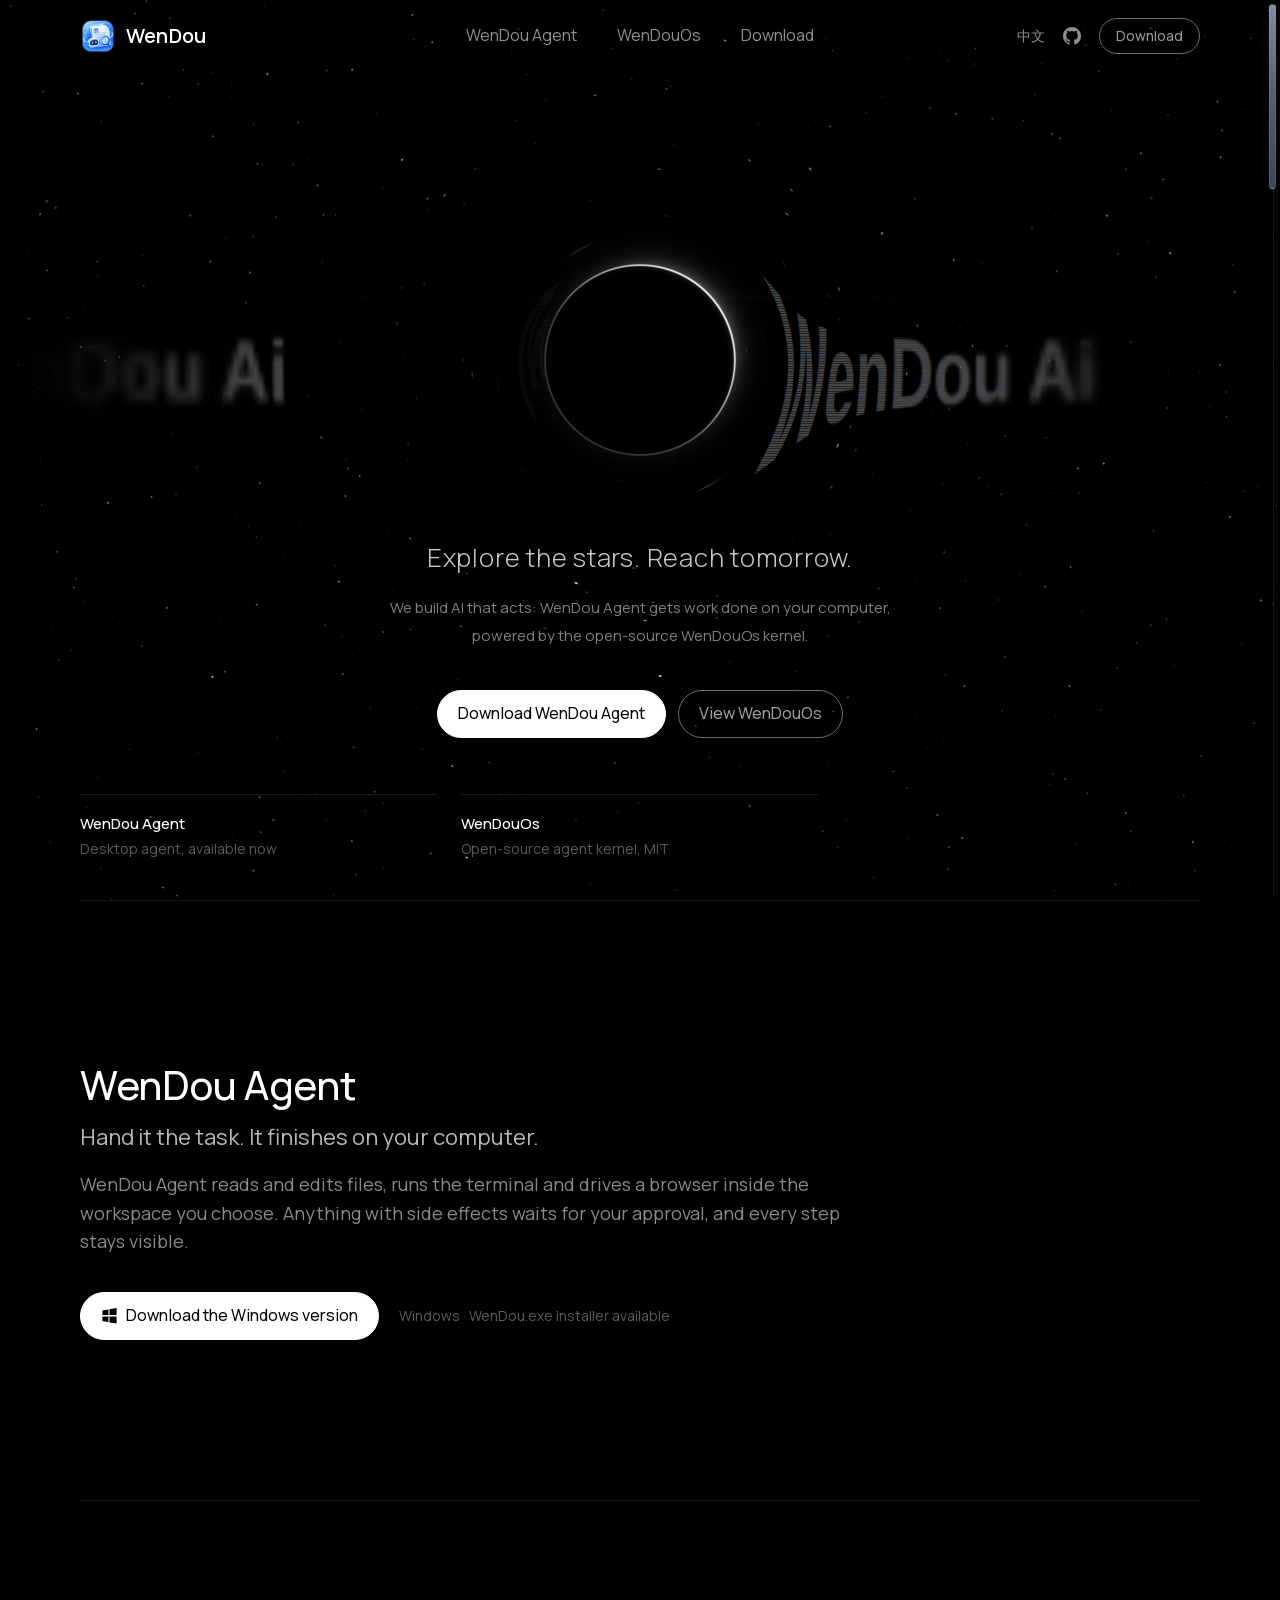
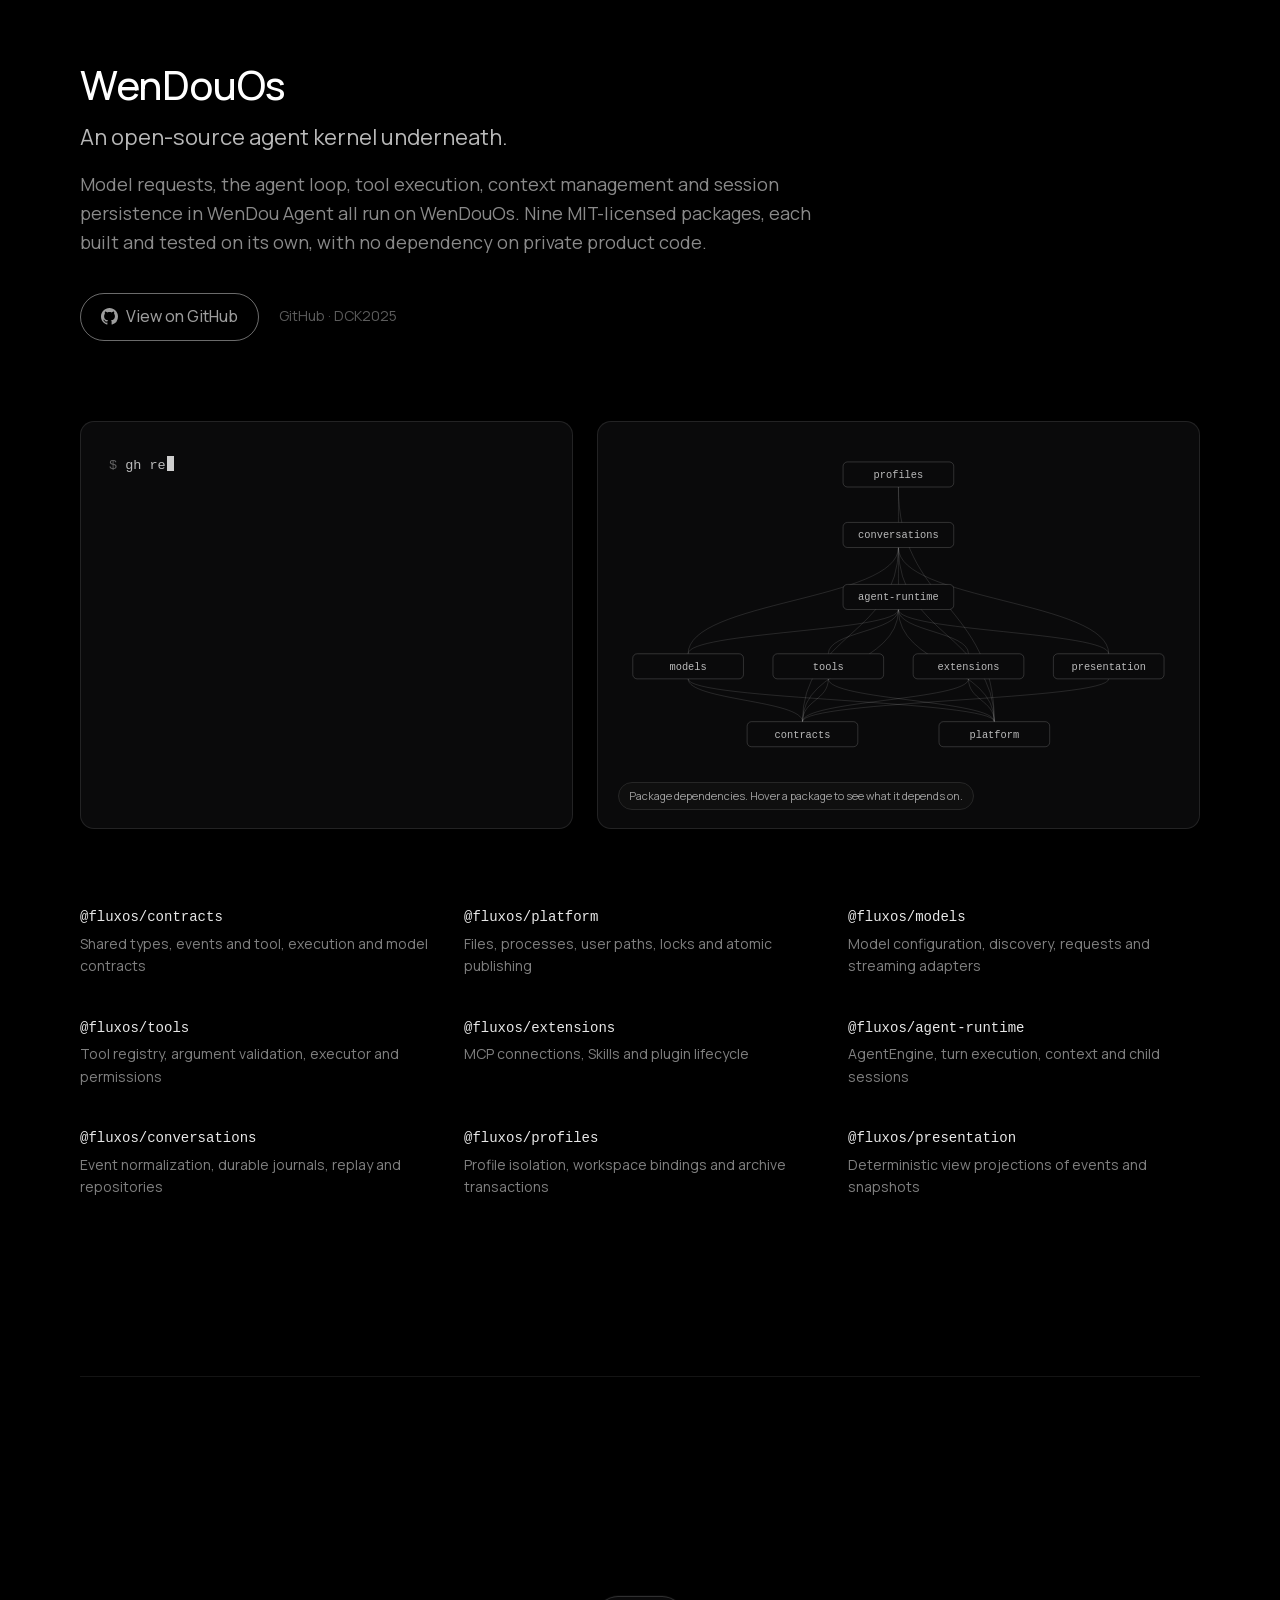
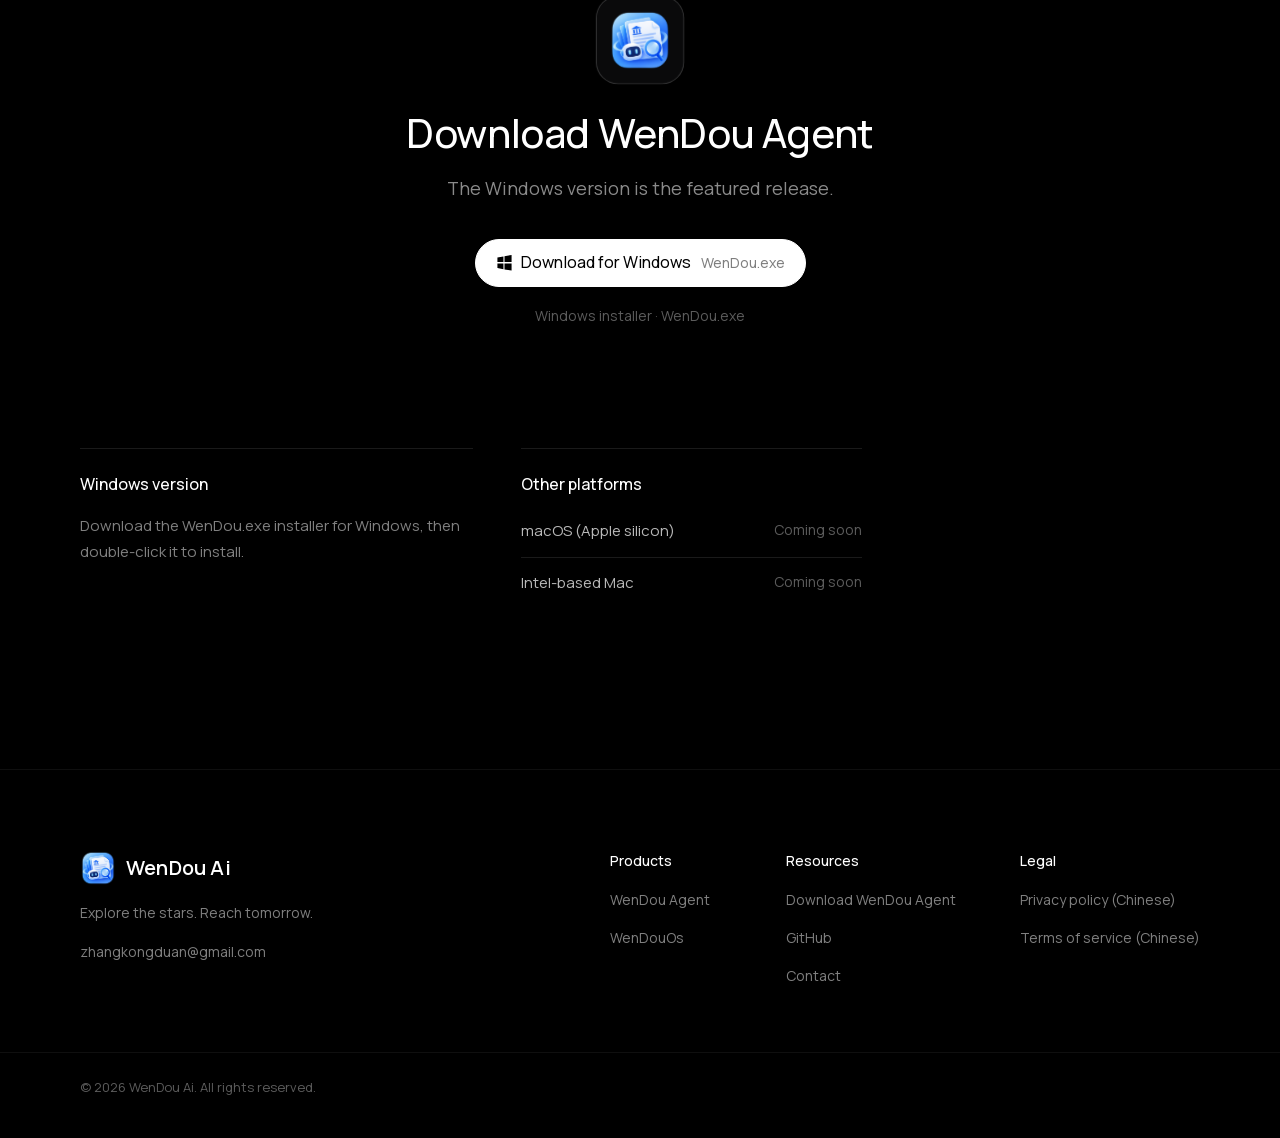
<file: en/index.html>
<!doctype html>
<html lang="en">
  <head>
    <meta charset="utf-8" />
    <meta name="viewport" content="width=device-width, initial-scale=1, viewport-fit=cover" />
    <title>WenDou Ai · Explore the stars. Reach tomorrow.</title>
    <meta name="description" content="WenDou Ai builds AI that acts: the WenDou Agent desktop agent and the open-source WenDouOs agent kernel. WenDou Agent for Windows is the featured release." />
    <link rel="canonical" href="https://www.mvc1225.cn/en/" />
    <link rel="alternate" hreflang="zh-CN" href="https://www.mvc1225.cn/" />
    <link rel="alternate" hreflang="en" href="https://www.mvc1225.cn/en/" />
    <link rel="alternate" hreflang="x-default" href="https://www.mvc1225.cn/" />
    <meta name="theme-color" content="#000000" />
    <meta name="color-scheme" content="dark" />
    <meta name="author" content="WenDou Ai · WenDou Ai" />
    <meta property="og:type" content="website" />
    <meta property="og:site_name" content="WenDou Ai · WenDou Ai" />
    <meta property="og:locale" content="en_US" />
    <meta property="og:title" content="WenDou Ai · Explore the stars. Reach tomorrow." />
    <meta property="og:description" content="WenDou Ai builds AI that acts: the WenDou Agent desktop agent and the open-source WenDouOs agent kernel. WenDou Agent for Windows is the featured release." />
    <meta property="og:url" content="https://www.mvc1225.cn/en/" />
    <meta property="og:image" content="/og-wendou-ai.svg" />
    <meta property="og:image:width" content="1200" />
    <meta property="og:image:height" content="630" />
    <meta name="twitter:card" content="summary_large_image" />
    <link rel="icon" href="../favicon.ico" type="image/x-icon" />
    <link rel="icon" type="image/png" href="../assets/mvc.png" />
    <link rel="apple-touch-icon" href="../apple-touch-icon.png" />
    <link rel="preload" href="../assets/manrope-e310b55a7f.woff2" as="font" type="font/woff2" crossorigin />
    
    <link rel="stylesheet" href="../assets/styles-V2N2JPJI.css?v=footer-brand-lockup" />
    <script>
      // 在首帧之前决定动效模式；脚本 2.5 秒内未接管时恢复静态显示，避免内容被隐藏
      (function (d) {
        var reduce = matchMedia('(prefers-reduced-motion: reduce)').matches;
        d.classList.add(reduce ? 'no-motion' : 'js-motion');
        setTimeout(function () { if (!d.classList.contains('motion-ready')) d.classList.remove('js-motion'); }, 2500);
      })(document.documentElement);
    </script>
    <script defer src="../assets/main-UG5YFVUV.js?v=module-map-1"></script>
    <script type="application/ld+json">{"@context":"https://schema.org","@graph":[{"@type":"Organization","name":"WenDou Ai","alternateName":"WenDou Ai","url":"https://www.mvc1225.cn/","logo":"https://www.mvc1225.cn/icon-512.png","email":"zhangkongduan@gmail.com"},{"@type":"SoftwareApplication","name":"WenDou Agent","operatingSystem":"Windows 10+","applicationCategory":"DeveloperApplication","publisher":{"@type":"Organization","name":"WenDou Ai"}}]}</script>
      <style>.brand{display:flex;align-items:center;gap:10px;color:#fff;font-size:20px;font-weight:600;letter-spacing:.01em}.brand img{width:36px;height:36px;object-fit:cover;border-radius:10px}.app-icon img{width:100%;height:100%;object-fit:cover;border-radius:14px}</style>
  </head>
  <body class="page-home">
    <a class="skip-link" href="#main">Skip to content</a>
    <header class="site-header" data-header>
      <div class="header-inner">
        <a class="brand" href="index.html" aria-label="WenDou Ai home"><img src="../assets/mvc.png" alt="" width="36" height="36" /><span>WenDou</span></a>
        <nav class="site-nav" aria-label="Main navigation">
          <a href="#fluxagent" data-nav="fluxagent">WenDou Agent</a>
          <a href="#fluxos" data-nav="fluxos">WenDouOs</a>
          <a href="#download" data-nav="download">Download</a>
        </nav>
        <div class="header-actions">
          <a class="lang-link" href="../index.html" hreflang="zh-CN" lang="zh-CN" aria-label="Switch to Chinese">中文</a>
          <a class="icon-link" href="https://github.com/DCK2025" aria-label="DCK2025 on GitHub" rel="noopener"><svg class="icon icon-fill" viewBox="0 0 16 16" aria-hidden="true"><path fill="currentColor" d="M8 0C3.58 0 0 3.58 0 8c0 3.54 2.29 6.53 5.47 7.59.4.07.55-.17.55-.38 0-.19-.01-.82-.01-1.49-2.01.37-2.53-.49-2.69-.94-.09-.23-.48-.94-.82-1.13-.28-.15-.68-.52-.01-.53.63-.01 1.08.58 1.23.82.72 1.21 1.87.87 2.33.66.07-.52.28-.87.51-1.07-1.78-.2-3.64-.89-3.64-3.95 0-.87.31-1.59.82-2.15-.08-.2-.36-1.02.08-2.12 0 0 .67-.21 2.2.82.64-.18 1.32-.27 2-.27.68 0 1.36.09 2 .27 1.53-1.04 2.2-.82 2.2-.82.44 1.1.16 1.92.08 2.12.51.56.82 1.27.82 2.15 0 3.07-1.87 3.75-3.65 3.95.29.25.54.73.54 1.48 0 1.07-.01 1.93-.01 2.2 0 .21.15.46.55.38A8.013 8.013 0 0 0 16 8c0-4.42-3.58-8-8-8z"/></svg></a>
          <a class="cta cta-small" href="#download"><span>Download</span><span class="cta-arrow" aria-hidden="true"><svg class="icon" viewBox="0 0 24 24" fill="none" stroke="currentColor" stroke-width="1.6" stroke-linecap="round" stroke-linejoin="round" aria-hidden="true"><path d="M5 12h14m-5-5 5 5-5 5"/></svg></span></a>
        </div>
      </div>
    </header>
    <main id="main">

      <section class="hero" data-hero aria-labelledby="hero-title">
        <canvas class="cosmos" data-cosmos data-wordmark="data:text/plain;charset=utf-8,%3Csvg%20xmlns%3D%22http%3A%2F%2Fwww.w3.org%2F2000%2Fsvg%22%20viewBox%3D%220%200%20157.86%2034%22%20role%3D%22img%22%20aria-label%3D%22WenDou%20Ai%22%3E%0A%20%20%3Ctitle%3EWenDou%20Ai%3C%2Ftitle%3E%0A%20%20%3Ctext%20x%3D%222%22%20y%3D%2227%22%20fill%3D%22%23f4f5f8%22%20font-family%3D%22Manrope%2C%20Arial%2C%20sans-serif%22%20font-size%3D%2224%22%20font-weight%3D%22650%22%20letter-spacing%3D%22.1%22%3EWenDou%20Ai%3C%2Ftext%3E%0A%3C%2Fsvg%3E" aria-hidden="true"></canvas>
        <div class="hero-content container" data-hero-content>
          <h1 id="hero-title" class="hero-title" data-intro><span class="sr-only">WenDou Ai · </span>Explore the stars. Reach tomorrow.</h1>
          <p class="hero-lede" data-intro>We build AI that acts: WenDou Agent gets work done on your computer, powered by the open-source WenDouOs kernel.</p>
          <div class="hero-actions" data-intro>
            <a class="cta cta-solid" href="#download"><span>Download WenDou Agent</span><span class="cta-arrow" aria-hidden="true"><svg class="icon" viewBox="0 0 24 24" fill="none" stroke="currentColor" stroke-width="1.6" stroke-linecap="round" stroke-linejoin="round" aria-hidden="true"><path d="M5 12h14m-5-5 5 5-5 5"/></svg></span></a>
            <a class="cta" href="#fluxos"><span>View WenDouOs</span><span class="cta-arrow" aria-hidden="true"><svg class="icon" viewBox="0 0 24 24" fill="none" stroke="currentColor" stroke-width="1.6" stroke-linecap="round" stroke-linejoin="round" aria-hidden="true"><path d="M5 12h14m-5-5 5 5-5 5"/></svg></span></a>
          </div>
        </div>
        <nav class="hero-index container" aria-label="Main navigation">
          <a href="#fluxagent"><strong>WenDou Agent</strong><span>Desktop agent, available now</span></a>
          <a href="#fluxos"><strong>WenDouOs</strong><span>Open-source agent kernel, MIT</span></a>
        </nav>
      </section>

      <section id="fluxagent" class="section" data-section aria-labelledby="fluxagent-title">
        <div class="container">
          <header class="section-head" data-reveal>
            <h2 id="fluxagent-title" class="section-title"><span class="mask"><span>WenDou Agent</span></span></h2>
            <p class="section-subtitle">Hand it the task. It finishes on your computer.</p>
            <p class="section-lede">WenDou Agent reads and edits files, runs the terminal and drives a browser inside the workspace you choose. Anything with side effects waits for your approval, and every step stays visible.</p>
            <div class="section-actions"><a class="cta cta-solid" href="#download"><svg class="icon icon-fill" viewBox="0 0 24 24" aria-hidden="true"><path fill="currentColor" d="M2 3.5 10.5 2v8H2zm10-1.8L22 0v10h-10zM2 12h8.5v8L2 18.5zm10 0H22v10l-10-1.5z"/></svg><span>Download the Windows version</span><span class="cta-arrow" aria-hidden="true"><svg class="icon" viewBox="0 0 24 24" fill="none" stroke="currentColor" stroke-width="1.6" stroke-linecap="round" stroke-linejoin="round" aria-hidden="true"><path d="M5 12h14m-5-5 5 5-5 5"/></svg></span></a><span class="meta">Windows · WenDou.exe installer available</span></div>
          </header>

        </div>
      </section>

      <section id="fluxos" class="section" data-section aria-labelledby="fluxos-title">
        <div class="container">
          <header class="section-head" data-reveal>
            <h2 id="fluxos-title" class="section-title"><span class="mask"><span>WenDouOs</span></span></h2>
            <p class="section-subtitle">An open-source agent kernel underneath.</p>
            <p class="section-lede">Model requests, the agent loop, tool execution, context management and session persistence in WenDou Agent all run on WenDouOs. Nine MIT-licensed packages, each built and tested on its own, with no dependency on private product code.</p>
            <div class="section-actions"><a class="cta" href="https://github.com/DCK2025" rel="noopener"><svg class="icon icon-fill" viewBox="0 0 16 16" aria-hidden="true"><path fill="currentColor" d="M8 0C3.58 0 0 3.58 0 8c0 3.54 2.29 6.53 5.47 7.59.4.07.55-.17.55-.38 0-.19-.01-.82-.01-1.49-2.01.37-2.53-.49-2.69-.94-.09-.23-.48-.94-.82-1.13-.28-.15-.68-.52-.01-.53.63-.01 1.08.58 1.23.82.72 1.21 1.87.87 2.33.66.07-.52.28-.87.51-1.07-1.78-.2-3.64-.89-3.64-3.95 0-.87.31-1.59.82-2.15-.08-.2-.36-1.02.08-2.12 0 0 .67-.21 2.2.82.64-.18 1.32-.27 2-.27.68 0 1.36.09 2 .27 1.53-1.04 2.2-.82 2.2-.82.44 1.1.16 1.92.08 2.12.51.56.82 1.27.82 2.15 0 3.07-1.87 3.75-3.65 3.95.29.25.54.73.54 1.48 0 1.07-.01 1.93-.01 2.2 0 .21.15.46.55.38A8.013 8.013 0 0 0 16 8c0-4.42-3.58-8-8-8z"/></svg><span>View on GitHub</span><span class="cta-arrow" aria-hidden="true"><svg class="icon" viewBox="0 0 24 24" fill="none" stroke="currentColor" stroke-width="1.6" stroke-linecap="round" stroke-linejoin="round" aria-hidden="true"><path d="M5 12h14m-5-5 5 5-5 5"/></svg></span></a><span class="meta">GitHub · DCK2025</span></div>
          </header>
          <div class="fluxos-grid" data-reveal>
            <div class="code-panel">
              <pre class="code" data-typing><code><span class="code-line"><span class="c-dim">$ </span><span class="c-cmd" data-cmd="gh repo list DCK2025">gh repo list DCK2025</span></span><span class="code-line"><span class="c-dim">$ </span><span class="c-cmd" data-cmd="cd WenDouOs &amp;&amp; npm ci">cd WenDouOs <span class="c-dim">&amp;&amp;</span> npm ci</span></span><span class="code-line"><span class="c-dim">$ </span><span class="c-cmd" data-cmd="npm run verify &amp;&amp; npm test">npm run verify <span class="c-dim">&amp;&amp;</span> npm test</span></span><span class="code-line"><span class="c-dim">$ </span><span class="caret"></span></span></code></pre>
            </div>
            <figure class="graph" data-graph>
              <svg class="graph-svg" viewBox="0 0 760 440" role="list" aria-label="Dependencies between the nine WenDouOs packages">
        <g class="edges"><path class="edge" data-from="profiles" data-to="conversations" data-layer="4" d="M380 61 C380 85 380 85 380 109" /><path class="edge" data-from="profiles" data-to="platform" data-layer="4" d="M380 61 C380 220 510 220 510 379" /><path class="edge" data-from="conversations" data-to="agent-runtime" data-layer="3" d="M380 143 C380 168 380 168 380 193" /><path class="edge" data-from="conversations" data-to="contracts" data-layer="3" d="M380 143 C380 261 250 261 250 379" /><path class="edge" data-from="conversations" data-to="models" data-layer="3" d="M380 143 C380 215 95 215 95 287" /><path class="edge" data-from="conversations" data-to="platform" data-layer="3" d="M380 143 C380 261 510 261 510 379" /><path class="edge" data-from="conversations" data-to="presentation" data-layer="3" d="M380 143 C380 215 665 215 665 287" /><path class="edge" data-from="agent-runtime" data-to="contracts" data-layer="2" d="M380 227 C380 303 250 303 250 379" /><path class="edge" data-from="agent-runtime" data-to="extensions" data-layer="2" d="M380 227 C380 257 475 257 475 287" /><path class="edge" data-from="agent-runtime" data-to="models" data-layer="2" d="M380 227 C380 257 95 257 95 287" /><path class="edge" data-from="agent-runtime" data-to="platform" data-layer="2" d="M380 227 C380 303 510 303 510 379" /><path class="edge" data-from="agent-runtime" data-to="presentation" data-layer="2" d="M380 227 C380 257 665 257 665 287" /><path class="edge" data-from="agent-runtime" data-to="tools" data-layer="2" d="M380 227 C380 257 285 257 285 287" /><path class="edge" data-from="models" data-to="contracts" data-layer="1" d="M95 321 C95 350 250 350 250 379" /><path class="edge" data-from="models" data-to="platform" data-layer="1" d="M95 321 C95 350 510 350 510 379" /><path class="edge" data-from="tools" data-to="contracts" data-layer="1" d="M285 321 C285 350 250 350 250 379" /><path class="edge" data-from="tools" data-to="platform" data-layer="1" d="M285 321 C285 350 510 350 510 379" /><path class="edge" data-from="extensions" data-to="contracts" data-layer="1" d="M475 321 C475 350 250 350 250 379" /><path class="edge" data-from="extensions" data-to="platform" data-layer="1" d="M475 321 C475 350 510 350 510 379" /><path class="edge" data-from="presentation" data-to="contracts" data-layer="1" d="M665 321 C665 350 250 350 250 379" /></g>
        <circle class="pulse" r="2.4" cx="-10" cy="-10" />
        <g class="nodes"><g class="node" data-node="profiles" data-layer="4" tabindex="0" role="listitem" aria-label="@fluxos/profiles">
        <rect x="305" y="27" width="150" height="34" rx="6" />
        <text x="380" y="48.5">profiles</text>
      </g><g class="node" data-node="conversations" data-layer="3" tabindex="0" role="listitem" aria-label="@fluxos/conversations">
        <rect x="305" y="109" width="150" height="34" rx="6" />
        <text x="380" y="130.5">conversations</text>
      </g><g class="node" data-node="agent-runtime" data-layer="2" tabindex="0" role="listitem" aria-label="@fluxos/agent-runtime">
        <rect x="305" y="193" width="150" height="34" rx="6" />
        <text x="380" y="214.5">agent-runtime</text>
      </g><g class="node" data-node="models" data-layer="1" tabindex="0" role="listitem" aria-label="@fluxos/models">
        <rect x="20" y="287" width="150" height="34" rx="6" />
        <text x="95" y="308.5">models</text>
      </g><g class="node" data-node="tools" data-layer="1" tabindex="0" role="listitem" aria-label="@fluxos/tools">
        <rect x="210" y="287" width="150" height="34" rx="6" />
        <text x="285" y="308.5">tools</text>
      </g><g class="node" data-node="extensions" data-layer="1" tabindex="0" role="listitem" aria-label="@fluxos/extensions">
        <rect x="400" y="287" width="150" height="34" rx="6" />
        <text x="475" y="308.5">extensions</text>
      </g><g class="node" data-node="presentation" data-layer="1" tabindex="0" role="listitem" aria-label="@fluxos/presentation">
        <rect x="590" y="287" width="150" height="34" rx="6" />
        <text x="665" y="308.5">presentation</text>
      </g><g class="node" data-node="contracts" data-layer="0" tabindex="0" role="listitem" aria-label="@fluxos/contracts">
        <rect x="175" y="379" width="150" height="34" rx="6" />
        <text x="250" y="400.5">contracts</text>
      </g><g class="node" data-node="platform" data-layer="0" tabindex="0" role="listitem" aria-label="@fluxos/platform">
        <rect x="435" y="379" width="150" height="34" rx="6" />
        <text x="510" y="400.5">platform</text>
      </g></g>
      </svg>
              <figcaption class="caption">Package dependencies. Hover a package to see what it depends on.</figcaption>
            </figure>
          </div>
          <ul class="packages" role="list" data-stagger>
            <li data-package="contracts" data-reveal><code>@fluxos/contracts</code><p>Shared types, events and tool, execution and model contracts</p></li>
            <li data-package="platform" data-reveal><code>@fluxos/platform</code><p>Files, processes, user paths, locks and atomic publishing</p></li>
            <li data-package="models" data-reveal><code>@fluxos/models</code><p>Model configuration, discovery, requests and streaming adapters</p></li>
            <li data-package="tools" data-reveal><code>@fluxos/tools</code><p>Tool registry, argument validation, executor and permissions</p></li>
            <li data-package="extensions" data-reveal><code>@fluxos/extensions</code><p>MCP connections, Skills and plugin lifecycle</p></li>
            <li data-package="agent-runtime" data-reveal><code>@fluxos/agent-runtime</code><p>AgentEngine, turn execution, context and child sessions</p></li>
            <li data-package="conversations" data-reveal><code>@fluxos/conversations</code><p>Event normalization, durable journals, replay and repositories</p></li>
            <li data-package="profiles" data-reveal><code>@fluxos/profiles</code><p>Profile isolation, workspace bindings and archive transactions</p></li>
            <li data-package="presentation" data-reveal><code>@fluxos/presentation</code><p>Deterministic view projections of events and snapshots</p></li>
          </ul>
        </div>
      </section>

      <section id="download" class="section section-download" data-section aria-labelledby="download-title">
        <div class="container">
          <div class="download-head" data-reveal>
            <div class="app-icon" aria-hidden="true"><img src="../assets/mvc.png" alt="" width="52" height="52" /></div>
            <h2 id="download-title" class="section-title"><span class="mask"><span>Download WenDou Agent</span></span></h2>
            <p class="section-lede">The Windows version is the featured release.</p>
            <div class="section-actions"><a class="cta cta-solid" href="../download/fluxagent/1.0.1/WenDou.exe" download><svg class="icon icon-fill" viewBox="0 0 24 24" aria-hidden="true"><path fill="currentColor" d="M2 3.5 10.5 2v8H2zm10-1.8L22 0v10h-10zM2 12h8.5v8L2 18.5zm10 0H22v10l-10-1.5z"/></svg><span>Download for Windows</span><span class="cta-note">WenDou.exe</span></a></div>
            <p class="meta">Windows installer · WenDou.exe</p>
          </div>
          <div class="download-grid" data-stagger>
            <div class="download-block" data-reveal><h3>Windows version</h3><p class="notice">Download the WenDou.exe installer for Windows, then double-click it to install.</p></div>
            <div class="download-block" data-reveal><h3>Other platforms</h3><dl class="platforms"><div><dt>macOS (Apple silicon)</dt><dd>Coming soon</dd></div><div><dt>Intel-based Mac</dt><dd>Coming soon</dd></div></dl></div>
          </div>
        </div>
      </section>
    </main>
    <footer class="site-footer">
      <div class="container footer-main" data-reveal>
        <div class="footer-brand">
          <a class="footer-logo" href="index.html" aria-label="WenDou Ai home"><img src="../assets/mvc.png" alt="" width="36" height="36" loading="lazy" /><span>WenDou Ai</span></a>
          <p class="footer-slogan">Explore the stars. Reach tomorrow.</p>
          <a class="footer-mail" href="mailto:zhangkongduan@gmail.com">zhangkongduan@gmail.com</a>
        </div>
        <nav class="footer-nav" aria-label="Footer navigation">
          <div class="footer-column"><h2>Products</h2><a href="#fluxagent">WenDou Agent</a><a href="#fluxos">WenDouOs</a></div>
          <div class="footer-column"><h2>Resources</h2><a href="#download">Download WenDou Agent</a><a href="https://github.com/DCK2025" rel="noopener">GitHub</a><a href="mailto:zhangkongduan@gmail.com">Contact</a></div>
          <div class="footer-column"><h2>Legal</h2><a href="../privacy/index.html">Privacy policy (Chinese)</a><a href="../terms/index.html">Terms of service (Chinese)</a></div>
        </nav>
      </div>
      <div class="container footer-bottom">
        <p>© 2026 WenDou Ai. All rights reserved.</p>
      </div>
    </footer>
    <script defer src="../assets/scrollbar.js?v=2"></script>
</body>
</html>
</file>
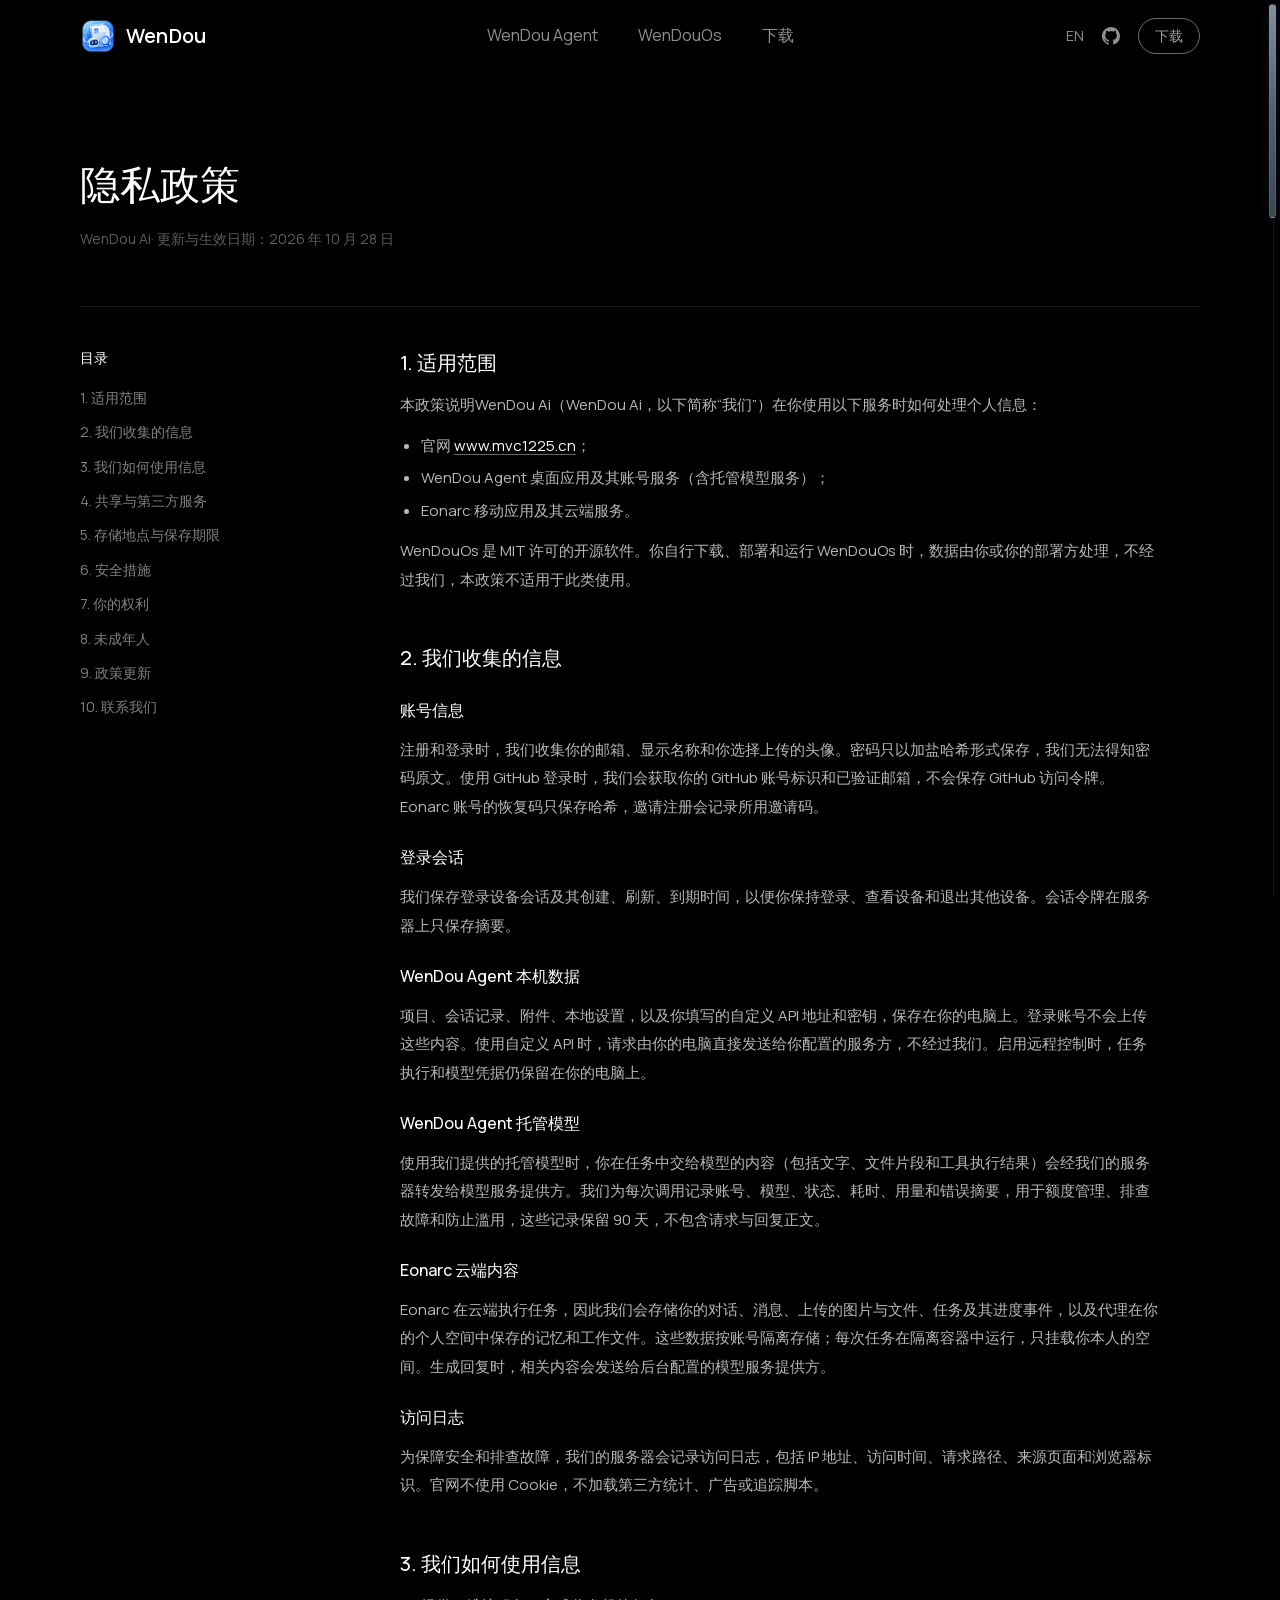
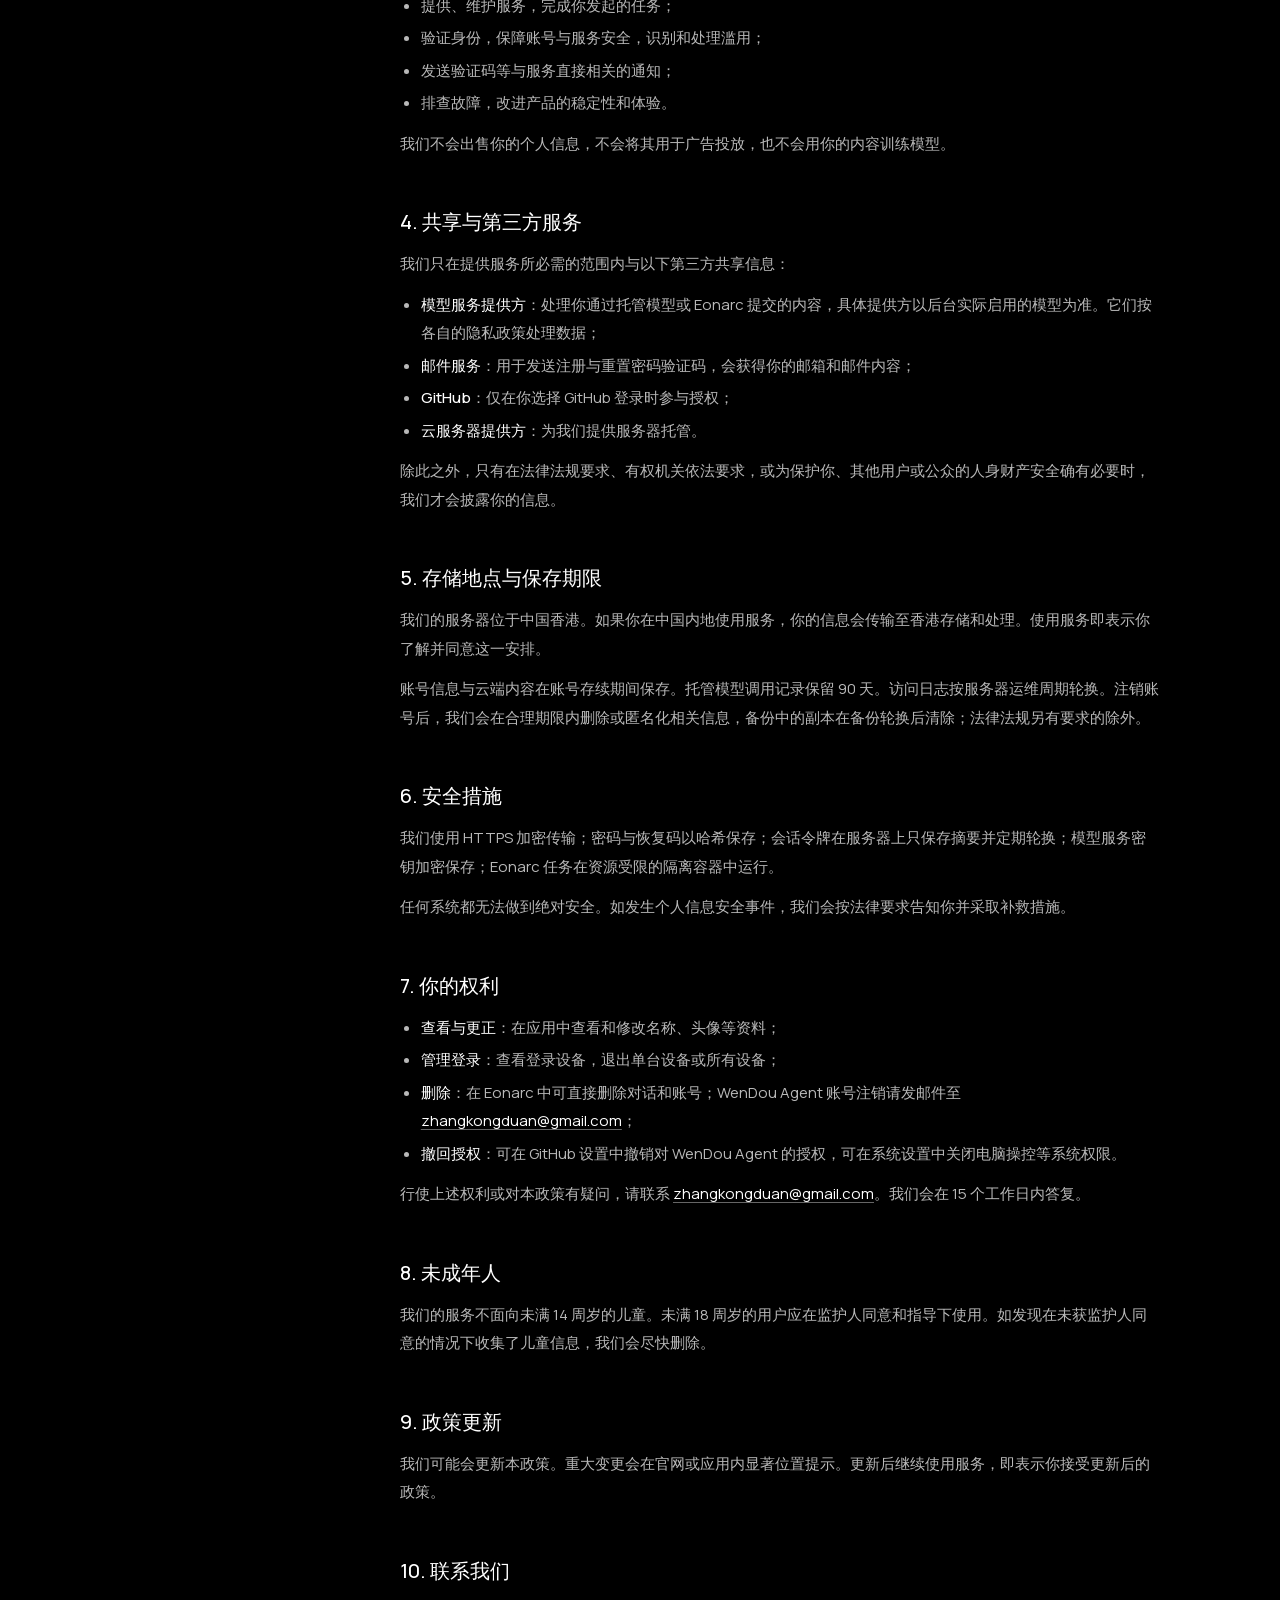
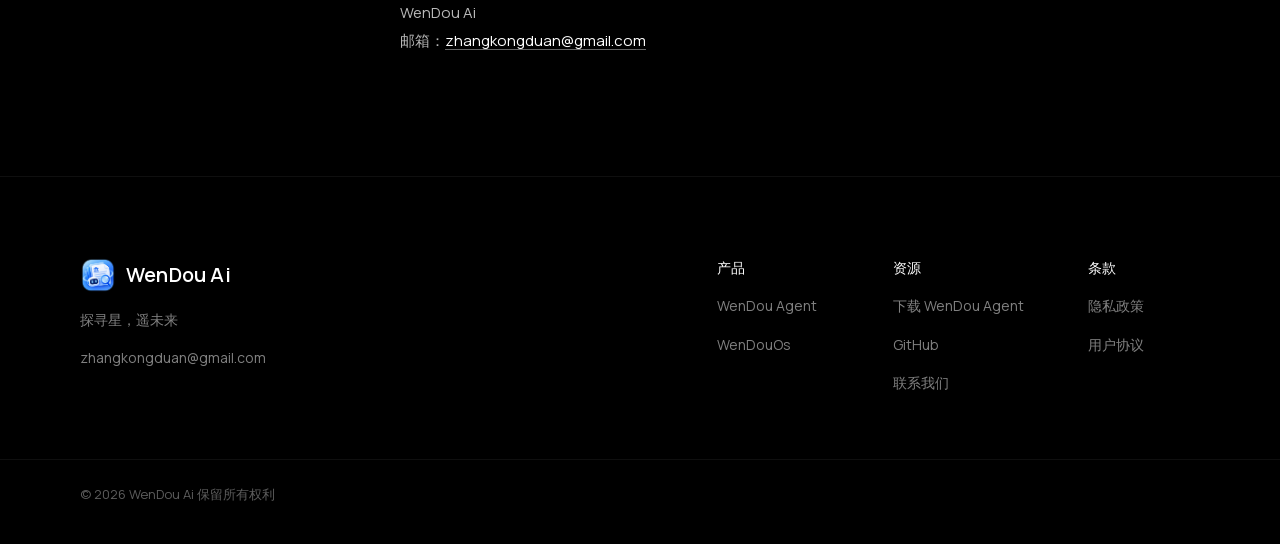
<file: privacy/index.html>
<!doctype html>
<html lang="zh-CN">
  <head>
    <meta charset="utf-8" />
    <meta name="viewport" content="width=device-width, initial-scale=1, viewport-fit=cover" />
    <title>隐私政策 · WenDou Ai</title>
    <meta name="description" content="WenDou Ai隐私政策：WenDou Agent、Eonarc 与官网如何收集、使用和保护你的个人信息。" />
    <link rel="canonical" href="https://www.mvc1225.cn/privacy/" />
    
    <meta name="theme-color" content="#000000" />
    <meta name="color-scheme" content="dark" />
    <meta name="author" content="WenDou Ai · WenDou Ai" />
    <meta property="og:type" content="website" />
    <meta property="og:site_name" content="WenDou Ai · WenDou Ai" />
    <meta property="og:locale" content="zh_CN" />
    <meta property="og:title" content="隐私政策 · WenDou Ai" />
    <meta property="og:description" content="WenDou Ai隐私政策：WenDou Agent、Eonarc 与官网如何收集、使用和保护你的个人信息。" />
    <meta property="og:url" content="https://www.mvc1225.cn/privacy/" />
    <meta property="og:image" content="/og-wendou-ai.svg" />
    <meta property="og:image:width" content="1200" />
    <meta property="og:image:height" content="630" />
    <meta name="twitter:card" content="summary_large_image" />
    <link rel="icon" type="image/png" href="../assets/mvc.png" />
    <link rel="apple-touch-icon" href="../assets/mvc.png" />
    <link rel="preload" href="../assets/manrope-e310b55a7f.woff2" as="font" type="font/woff2" crossorigin />
    
    <link rel="stylesheet" href="../assets/styles-V2N2JPJI.css?v=footer-brand-lockup" />
    <script>
      // 在首帧之前决定动效模式；脚本 2.5 秒内未接管时恢复静态显示，避免内容被隐藏
      (function (d) {
        var reduce = matchMedia('(prefers-reduced-motion: reduce)').matches;
        d.classList.add(reduce ? 'no-motion' : 'js-motion');
        setTimeout(function () { if (!d.classList.contains('motion-ready')) d.classList.remove('js-motion'); }, 2500);
      })(document.documentElement);
    </script>
    <script defer src="../assets/main-UG5YFVUV.js?v=module-map-1"></script>
    
  <style>.brand{display:flex;align-items:center;gap:10px;color:#fff;font-size:20px;font-weight:600;letter-spacing:.01em}.brand img{width:36px;height:36px;object-fit:cover;border-radius:10px}</style>
  </head>
  <body class="page-legal">
    <a class="skip-link" href="#main">跳到正文</a>
    <header class="site-header" data-header>
      <div class="header-inner">
        <a class="brand" href="../index.html" aria-label="WenDou Ai 首页"><img src="../assets/mvc.png" alt="" width="36" height="36" /><span>WenDou</span></a>
        <nav class="site-nav" aria-label="主导航">
          <a href="../index.html#fluxagent" data-nav="fluxagent">WenDou Agent</a>
          <a href="../index.html#fluxos" data-nav="fluxos">WenDouOs</a>
          <a href="../index.html#download" data-nav="download">下载</a>
        </nav>
        <div class="header-actions">
          <a class="lang-link" href="../en/index.html" hreflang="en" lang="en" aria-label="切换到英文">EN</a>
          <a class="icon-link" href="https://github.com/DCK2025" aria-label="DCK2025 的 GitHub 主页" rel="noopener"><svg class="icon icon-fill" viewBox="0 0 16 16" aria-hidden="true"><path fill="currentColor" d="M8 0C3.58 0 0 3.58 0 8c0 3.54 2.29 6.53 5.47 7.59.4.07.55-.17.55-.38 0-.19-.01-.82-.01-1.49-2.01.37-2.53-.49-2.69-.94-.09-.23-.48-.94-.82-1.13-.28-.15-.68-.52-.01-.53.63-.01 1.08.58 1.23.82.72 1.21 1.87.87 2.33.66.07-.52.28-.87.51-1.07-1.78-.2-3.64-.89-3.64-3.95 0-.87.31-1.59.82-2.15-.08-.2-.36-1.02.08-2.12 0 0 .67-.21 2.2.82.64-.18 1.32-.27 2-.27.68 0 1.36.09 2 .27 1.53-1.04 2.2-.82 2.2-.82.44 1.1.16 1.92.08 2.12.51.56.82 1.27.82 2.15 0 3.07-1.87 3.75-3.65 3.95.29.25.54.73.54 1.48 0 1.07-.01 1.93-.01 2.2 0 .21.15.46.55.38A8.013 8.013 0 0 0 16 8c0-4.42-3.58-8-8-8z"/></svg></a>
          <a class="cta cta-small" href="../index.html#download"><span>下载</span><span class="cta-arrow" aria-hidden="true"><svg class="icon" viewBox="0 0 24 24" fill="none" stroke="currentColor" stroke-width="1.6" stroke-linecap="round" stroke-linejoin="round" aria-hidden="true"><path d="M5 12h14m-5-5 5 5-5 5"/></svg></span></a>
        </div>
      </div>
    </header>
    <main id="main">

      <article class="legal container" aria-labelledby="legal-title">
        <header class="legal-head">
          <h1 id="legal-title">隐私政策</h1>
          <p class="legal-date">WenDou Ai· 更新与生效日期：2026 年 10 月 28 日</p>
        </header>
        <div class="legal-layout">
          <nav class="legal-toc" aria-label="目录">
            <p class="legal-toc-title">目录</p>
            <ol><li><a href="#scope">1. 适用范围</a></li><li><a href="#collect">2. 我们收集的信息</a></li><li><a href="#use">3. 我们如何使用信息</a></li><li><a href="#share">4. 共享与第三方服务</a></li><li><a href="#storage">5. 存储地点与保存期限</a></li><li><a href="#security">6. 安全措施</a></li><li><a href="#rights">7. 你的权利</a></li><li><a href="#minors">8. 未成年人</a></li><li><a href="#changes">9. 政策更新</a></li><li><a href="#contact">10. 联系我们</a></li></ol>
          </nav>
          <div class="legal-body">
            <section id="scope"><h2>1. 适用范围</h2>
      <p>本政策说明WenDou Ai（WenDou Ai，以下简称“我们”）在你使用以下服务时如何处理个人信息：</p>
      <ul>
        <li>官网 <a href="../index.html">www.mvc1225.cn</a>；</li>
        <li>WenDou Agent 桌面应用及其账号服务（含托管模型服务）；</li>
        <li>Eonarc 移动应用及其云端服务。</li>
      </ul>
      <p>WenDouOs 是 MIT 许可的开源软件。你自行下载、部署和运行 WenDouOs 时，数据由你或你的部署方处理，不经过我们，本政策不适用于此类使用。</p></section>
            <section id="collect"><h2>2. 我们收集的信息</h2>
      <h3>账号信息</h3>
      <p>注册和登录时，我们收集你的邮箱、显示名称和你选择上传的头像。密码只以加盐哈希形式保存，我们无法得知密码原文。使用 GitHub 登录时，我们会获取你的 GitHub 账号标识和已验证邮箱，不会保存 GitHub 访问令牌。Eonarc 账号的恢复码只保存哈希，邀请注册会记录所用邀请码。</p>
      <h3>登录会话</h3>
      <p>我们保存登录设备会话及其创建、刷新、到期时间，以便你保持登录、查看设备和退出其他设备。会话令牌在服务器上只保存摘要。</p>
      <h3>WenDou Agent 本机数据</h3>
      <p>项目、会话记录、附件、本地设置，以及你填写的自定义 API 地址和密钥，保存在你的电脑上。登录账号不会上传这些内容。使用自定义 API 时，请求由你的电脑直接发送给你配置的服务方，不经过我们。启用远程控制时，任务执行和模型凭据仍保留在你的电脑上。</p>
      <h3>WenDou Agent 托管模型</h3>
      <p>使用我们提供的托管模型时，你在任务中交给模型的内容（包括文字、文件片段和工具执行结果）会经我们的服务器转发给模型服务提供方。我们为每次调用记录账号、模型、状态、耗时、用量和错误摘要，用于额度管理、排查故障和防止滥用，这些记录保留 90 天，不包含请求与回复正文。</p>
      <h3>Eonarc 云端内容</h3>
      <p>Eonarc 在云端执行任务，因此我们会存储你的对话、消息、上传的图片与文件、任务及其进度事件，以及代理在你的个人空间中保存的记忆和工作文件。这些数据按账号隔离存储；每次任务在隔离容器中运行，只挂载你本人的空间。生成回复时，相关内容会发送给后台配置的模型服务提供方。</p>
      <h3>访问日志</h3>
      <p>为保障安全和排查故障，我们的服务器会记录访问日志，包括 IP 地址、访问时间、请求路径、来源页面和浏览器标识。官网不使用 Cookie，不加载第三方统计、广告或追踪脚本。</p></section>
            <section id="use"><h2>3. 我们如何使用信息</h2>
      <ul>
        <li>提供、维护服务，完成你发起的任务；</li>
        <li>验证身份，保障账号与服务安全，识别和处理滥用；</li>
        <li>发送验证码等与服务直接相关的通知；</li>
        <li>排查故障，改进产品的稳定性和体验。</li>
      </ul>
      <p>我们不会出售你的个人信息，不会将其用于广告投放，也不会用你的内容训练模型。</p></section>
            <section id="share"><h2>4. 共享与第三方服务</h2>
      <p>我们只在提供服务所必需的范围内与以下第三方共享信息：</p>
      <ul>
        <li><strong>模型服务提供方</strong>：处理你通过托管模型或 Eonarc 提交的内容，具体提供方以后台实际启用的模型为准。它们按各自的隐私政策处理数据；</li>
        <li><strong>邮件服务</strong>：用于发送注册与重置密码验证码，会获得你的邮箱和邮件内容；</li>
        <li><strong>GitHub</strong>：仅在你选择 GitHub 登录时参与授权；</li>
        <li><strong>云服务器提供方</strong>：为我们提供服务器托管。</li>
      </ul>
      <p>除此之外，只有在法律法规要求、有权机关依法要求，或为保护你、其他用户或公众的人身财产安全确有必要时，我们才会披露你的信息。</p></section>
            <section id="storage"><h2>5. 存储地点与保存期限</h2>
      <p>我们的服务器位于中国香港。如果你在中国内地使用服务，你的信息会传输至香港存储和处理。使用服务即表示你了解并同意这一安排。</p>
      <p>账号信息与云端内容在账号存续期间保存。托管模型调用记录保留 90 天。访问日志按服务器运维周期轮换。注销账号后，我们会在合理期限内删除或匿名化相关信息，备份中的副本在备份轮换后清除；法律法规另有要求的除外。</p></section>
            <section id="security"><h2>6. 安全措施</h2>
      <p>我们使用 HTTPS 加密传输；密码与恢复码以哈希保存；会话令牌在服务器上只保存摘要并定期轮换；模型服务密钥加密保存；Eonarc 任务在资源受限的隔离容器中运行。</p>
      <p>任何系统都无法做到绝对安全。如发生个人信息安全事件，我们会按法律要求告知你并采取补救措施。</p></section>
            <section id="rights"><h2>7. 你的权利</h2>
      <ul>
        <li><strong>查看与更正</strong>：在应用中查看和修改名称、头像等资料；</li>
        <li><strong>管理登录</strong>：查看登录设备，退出单台设备或所有设备；</li>
        <li><strong>删除</strong>：在 Eonarc 中可直接删除对话和账号；WenDou Agent 账号注销请发邮件至 <a href="mailto:zhangkongduan@gmail.com">zhangkongduan@gmail.com</a>；</li>
        <li><strong>撤回授权</strong>：可在 GitHub 设置中撤销对 WenDou Agent 的授权，可在系统设置中关闭电脑操控等系统权限。</li>
      </ul>
      <p>行使上述权利或对本政策有疑问，请联系 <a href="mailto:zhangkongduan@gmail.com">zhangkongduan@gmail.com</a>。我们会在 15 个工作日内答复。</p></section>
            <section id="minors"><h2>8. 未成年人</h2>
      <p>我们的服务不面向未满 14 周岁的儿童。未满 18 周岁的用户应在监护人同意和指导下使用。如发现在未获监护人同意的情况下收集了儿童信息，我们会尽快删除。</p></section>
            <section id="changes"><h2>9. 政策更新</h2>
      <p>我们可能会更新本政策。重大变更会在官网或应用内显著位置提示。更新后继续使用服务，即表示你接受更新后的政策。</p></section>
            <section id="contact"><h2>10. 联系我们</h2><p>WenDou Ai<br />邮箱：<a href="mailto:zhangkongduan@gmail.com">zhangkongduan@gmail.com</a></p></section>
          </div>
        </div>
      </article>
    </main>
    <footer class="site-footer">
      <div class="container footer-main" data-reveal>
        <div class="footer-brand">
          <a class="footer-logo" href="../index.html" aria-label="WenDou Ai 首页"><img src="../assets/mvc.png" alt="" width="36" height="36" loading="lazy" /><span>WenDou Ai</span></a>
          <p class="footer-slogan">探寻星，遥未来</p>
          <a class="footer-mail" href="mailto:zhangkongduan@gmail.com">zhangkongduan@gmail.com</a>
        </div>
        <nav class="footer-nav" aria-label="页脚导航">
          <div class="footer-column"><h2>产品</h2><a href="../index.html#fluxagent">WenDou Agent</a><a href="../index.html#fluxos">WenDouOs</a></div>
          <div class="footer-column"><h2>资源</h2><a href="../index.html#download">下载 WenDou Agent</a><a href="https://github.com/DCK2025" rel="noopener">GitHub</a><a href="mailto:zhangkongduan@gmail.com">联系我们</a></div>
          <div class="footer-column"><h2>条款</h2><a href="../privacy/index.html">隐私政策</a><a href="../terms/index.html">用户协议</a></div>
        </nav>
      </div>
      <div class="container footer-bottom">
        <p>© 2026 WenDou Ai 保留所有权利</p>
      </div>
    </footer>
    <script defer src="../assets/scrollbar.js?v=2"></script>
</body>
</html>
</file>
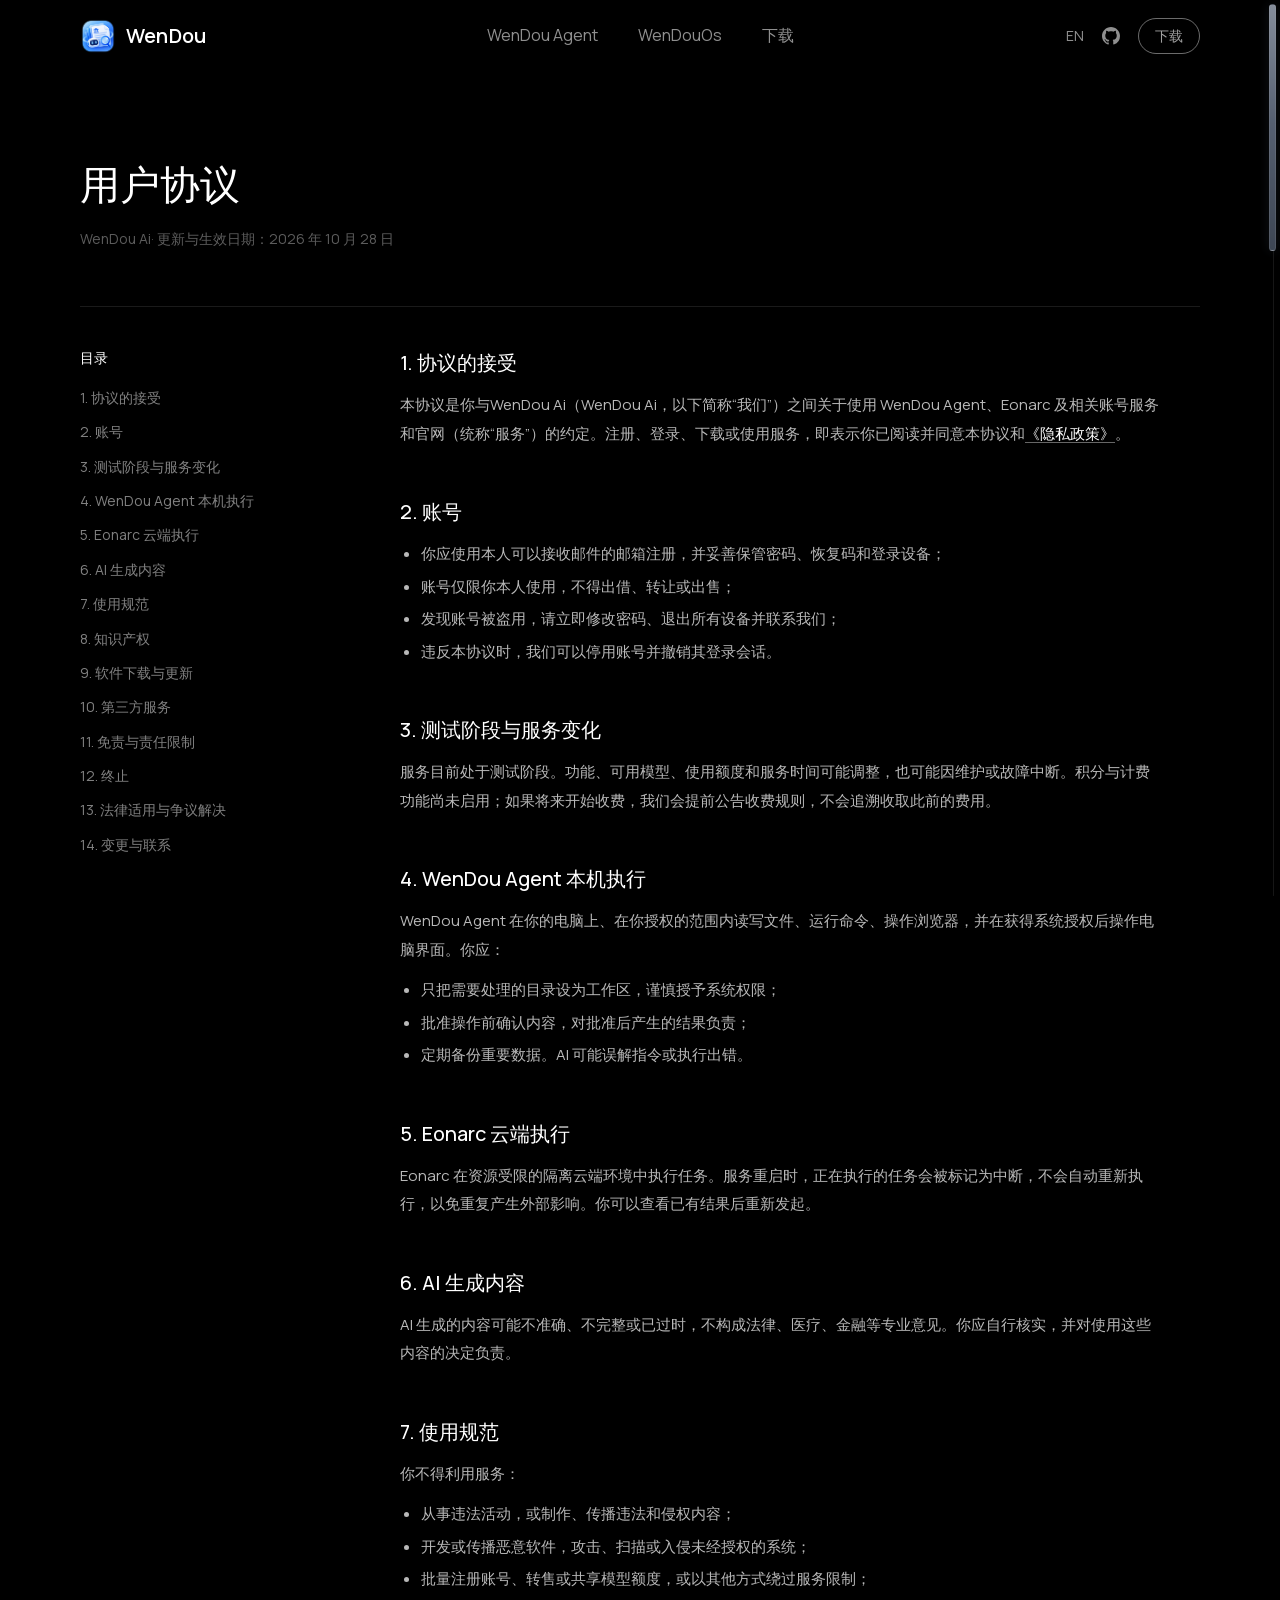
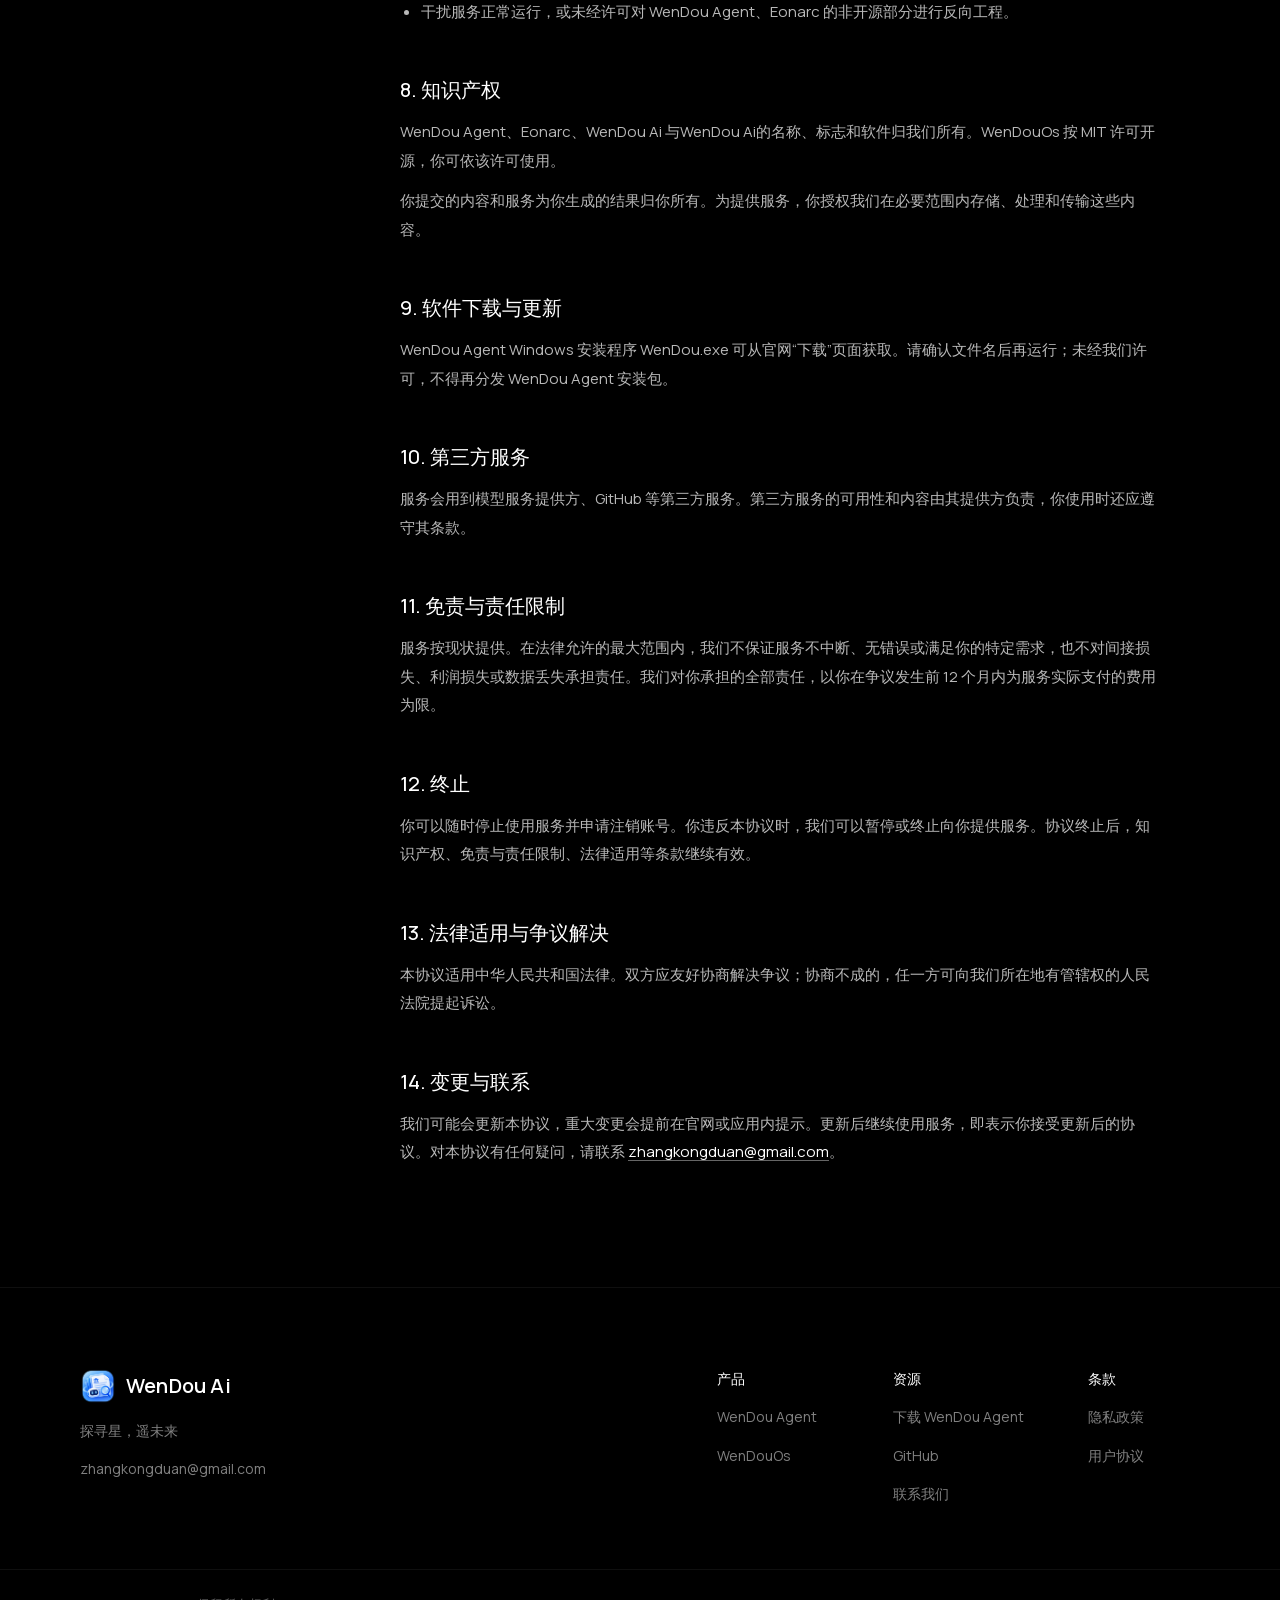
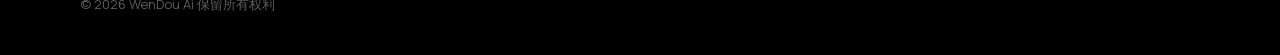
<file: terms/index.html>
<!doctype html>
<html lang="zh-CN">
  <head>
    <meta charset="utf-8" />
    <meta name="viewport" content="width=device-width, initial-scale=1, viewport-fit=cover" />
    <title>用户协议 · WenDou Ai</title>
    <meta name="description" content="WenDou Ai用户协议：使用 WenDou Agent、Eonarc 及相关服务的规则。" />
    <link rel="canonical" href="https://www.mvc1225.cn/terms/" />
    
    <meta name="theme-color" content="#000000" />
    <meta name="color-scheme" content="dark" />
    <meta name="author" content="WenDou Ai · WenDou Ai" />
    <meta property="og:type" content="website" />
    <meta property="og:site_name" content="WenDou Ai · WenDou Ai" />
    <meta property="og:locale" content="zh_CN" />
    <meta property="og:title" content="用户协议 · WenDou Ai" />
    <meta property="og:description" content="WenDou Ai用户协议：使用 WenDou Agent、Eonarc 及相关服务的规则。" />
    <meta property="og:url" content="https://www.mvc1225.cn/terms/" />
    <meta property="og:image" content="/og-wendou-ai.svg" />
    <meta property="og:image:width" content="1200" />
    <meta property="og:image:height" content="630" />
    <meta name="twitter:card" content="summary_large_image" />
    <link rel="icon" type="image/png" href="../assets/mvc.png" />
    <link rel="apple-touch-icon" href="../assets/mvc.png" />
    <link rel="preload" href="../assets/manrope-e310b55a7f.woff2" as="font" type="font/woff2" crossorigin />
    
    <link rel="stylesheet" href="../assets/styles-V2N2JPJI.css?v=footer-brand-lockup" />
    <script>
      // 在首帧之前决定动效模式；脚本 2.5 秒内未接管时恢复静态显示，避免内容被隐藏
      (function (d) {
        var reduce = matchMedia('(prefers-reduced-motion: reduce)').matches;
        d.classList.add(reduce ? 'no-motion' : 'js-motion');
        setTimeout(function () { if (!d.classList.contains('motion-ready')) d.classList.remove('js-motion'); }, 2500);
      })(document.documentElement);
    </script>
    <script defer src="../assets/main-UG5YFVUV.js?v=module-map-1"></script>
    
  <style>.brand{display:flex;align-items:center;gap:10px;color:#fff;font-size:20px;font-weight:600;letter-spacing:.01em}.brand img{width:36px;height:36px;object-fit:cover;border-radius:10px}</style>
  </head>
  <body class="page-legal">
    <a class="skip-link" href="#main">跳到正文</a>
    <header class="site-header" data-header>
      <div class="header-inner">
        <a class="brand" href="../index.html" aria-label="WenDou Ai 首页"><img src="../assets/mvc.png" alt="" width="36" height="36" /><span>WenDou</span></a>
        <nav class="site-nav" aria-label="主导航">
          <a href="../index.html#fluxagent" data-nav="fluxagent">WenDou Agent</a>
          <a href="../index.html#fluxos" data-nav="fluxos">WenDouOs</a>
          <a href="../index.html#download" data-nav="download">下载</a>
        </nav>
        <div class="header-actions">
          <a class="lang-link" href="../en/index.html" hreflang="en" lang="en" aria-label="切换到英文">EN</a>
          <a class="icon-link" href="https://github.com/DCK2025" aria-label="DCK2025 的 GitHub 主页" rel="noopener"><svg class="icon icon-fill" viewBox="0 0 16 16" aria-hidden="true"><path fill="currentColor" d="M8 0C3.58 0 0 3.58 0 8c0 3.54 2.29 6.53 5.47 7.59.4.07.55-.17.55-.38 0-.19-.01-.82-.01-1.49-2.01.37-2.53-.49-2.69-.94-.09-.23-.48-.94-.82-1.13-.28-.15-.68-.52-.01-.53.63-.01 1.08.58 1.23.82.72 1.21 1.87.87 2.33.66.07-.52.28-.87.51-1.07-1.78-.2-3.64-.89-3.64-3.95 0-.87.31-1.59.82-2.15-.08-.2-.36-1.02.08-2.12 0 0 .67-.21 2.2.82.64-.18 1.32-.27 2-.27.68 0 1.36.09 2 .27 1.53-1.04 2.2-.82 2.2-.82.44 1.1.16 1.92.08 2.12.51.56.82 1.27.82 2.15 0 3.07-1.87 3.75-3.65 3.95.29.25.54.73.54 1.48 0 1.07-.01 1.93-.01 2.2 0 .21.15.46.55.38A8.013 8.013 0 0 0 16 8c0-4.42-3.58-8-8-8z"/></svg></a>
          <a class="cta cta-small" href="../index.html#download"><span>下载</span><span class="cta-arrow" aria-hidden="true"><svg class="icon" viewBox="0 0 24 24" fill="none" stroke="currentColor" stroke-width="1.6" stroke-linecap="round" stroke-linejoin="round" aria-hidden="true"><path d="M5 12h14m-5-5 5 5-5 5"/></svg></span></a>
        </div>
      </div>
    </header>
    <main id="main">

      <article class="legal container" aria-labelledby="legal-title">
        <header class="legal-head">
          <h1 id="legal-title">用户协议</h1>
          <p class="legal-date">WenDou Ai· 更新与生效日期：2026 年 10 月 28 日</p>
        </header>
        <div class="legal-layout">
          <nav class="legal-toc" aria-label="目录">
            <p class="legal-toc-title">目录</p>
            <ol><li><a href="#accept">1. 协议的接受</a></li><li><a href="#account">2. 账号</a></li><li><a href="#beta">3. 测试阶段与服务变化</a></li><li><a href="#fluxagent">4. WenDou Agent 本机执行</a></li><li><a href="#eonarc">5. Eonarc 云端执行</a></li><li><a href="#output">6. AI 生成内容</a></li><li><a href="#conduct">7. 使用规范</a></li><li><a href="#ip">8. 知识产权</a></li><li><a href="#download">9. 软件下载与更新</a></li><li><a href="#thirdparty">10. 第三方服务</a></li><li><a href="#liability">11. 免责与责任限制</a></li><li><a href="#termination">12. 终止</a></li><li><a href="#law">13. 法律适用与争议解决</a></li><li><a href="#contact">14. 变更与联系</a></li></ol>
          </nav>
          <div class="legal-body">
            <section id="accept"><h2>1. 协议的接受</h2>
      <p>本协议是你与WenDou Ai（WenDou Ai，以下简称“我们”）之间关于使用 WenDou Agent、Eonarc 及相关账号服务和官网（统称“服务”）的约定。注册、登录、下载或使用服务，即表示你已阅读并同意本协议和<a href="../privacy/index.html">《隐私政策》</a>。</p></section>
            <section id="account"><h2>2. 账号</h2>
      <ul>
        <li>你应使用本人可以接收邮件的邮箱注册，并妥善保管密码、恢复码和登录设备；</li>
        <li>账号仅限你本人使用，不得出借、转让或出售；</li>
        <li>发现账号被盗用，请立即修改密码、退出所有设备并联系我们；</li>
        <li>违反本协议时，我们可以停用账号并撤销其登录会话。</li>
      </ul></section>
            <section id="beta"><h2>3. 测试阶段与服务变化</h2>
      <p>服务目前处于测试阶段。功能、可用模型、使用额度和服务时间可能调整，也可能因维护或故障中断。积分与计费功能尚未启用；如果将来开始收费，我们会提前公告收费规则，不会追溯收取此前的费用。</p></section>
            <section id="fluxagent"><h2>4. WenDou Agent 本机执行</h2>
      <p>WenDou Agent 在你的电脑上、在你授权的范围内读写文件、运行命令、操作浏览器，并在获得系统授权后操作电脑界面。你应：</p>
      <ul>
        <li>只把需要处理的目录设为工作区，谨慎授予系统权限；</li>
        <li>批准操作前确认内容，对批准后产生的结果负责；</li>
        <li>定期备份重要数据。AI 可能误解指令或执行出错。</li>
      </ul></section>
            <section id="eonarc"><h2>5. Eonarc 云端执行</h2>
      <p>Eonarc 在资源受限的隔离云端环境中执行任务。服务重启时，正在执行的任务会被标记为中断，不会自动重新执行，以免重复产生外部影响。你可以查看已有结果后重新发起。</p></section>
            <section id="output"><h2>6. AI 生成内容</h2>
      <p>AI 生成的内容可能不准确、不完整或已过时，不构成法律、医疗、金融等专业意见。你应自行核实，并对使用这些内容的决定负责。</p></section>
            <section id="conduct"><h2>7. 使用规范</h2>
      <p>你不得利用服务：</p>
      <ul>
        <li>从事违法活动，或制作、传播违法和侵权内容；</li>
        <li>开发或传播恶意软件，攻击、扫描或入侵未经授权的系统；</li>
        <li>批量注册账号、转售或共享模型额度，或以其他方式绕过服务限制；</li>
        <li>干扰服务正常运行，或未经许可对 WenDou Agent、Eonarc 的非开源部分进行反向工程。</li>
      </ul></section>
            <section id="ip"><h2>8. 知识产权</h2>
      <p>WenDou Agent、Eonarc、WenDou Ai 与WenDou Ai的名称、标志和软件归我们所有。WenDouOs 按 MIT 许可开源，你可依该许可使用。</p>
      <p>你提交的内容和服务为你生成的结果归你所有。为提供服务，你授权我们在必要范围内存储、处理和传输这些内容。</p></section>
            <section id="download"><h2>9. 软件下载与更新</h2>
      <p>WenDou Agent Windows 安装程序 WenDou.exe 可从官网“下载”页面获取。请确认文件名后再运行；未经我们许可，不得再分发 WenDou Agent 安装包。</p></section>
            <section id="thirdparty"><h2>10. 第三方服务</h2>
      <p>服务会用到模型服务提供方、GitHub 等第三方服务。第三方服务的可用性和内容由其提供方负责，你使用时还应遵守其条款。</p></section>
            <section id="liability"><h2>11. 免责与责任限制</h2>
      <p>服务按现状提供。在法律允许的最大范围内，我们不保证服务不中断、无错误或满足你的特定需求，也不对间接损失、利润损失或数据丢失承担责任。我们对你承担的全部责任，以你在争议发生前 12 个月内为服务实际支付的费用为限。</p></section>
            <section id="termination"><h2>12. 终止</h2>
      <p>你可以随时停止使用服务并申请注销账号。你违反本协议时，我们可以暂停或终止向你提供服务。协议终止后，知识产权、免责与责任限制、法律适用等条款继续有效。</p></section>
            <section id="law"><h2>13. 法律适用与争议解决</h2>
      <p>本协议适用中华人民共和国法律。双方应友好协商解决争议；协商不成的，任一方可向我们所在地有管辖权的人民法院提起诉讼。</p></section>
            <section id="contact"><h2>14. 变更与联系</h2>
      <p>我们可能会更新本协议，重大变更会提前在官网或应用内提示。更新后继续使用服务，即表示你接受更新后的协议。对本协议有任何疑问，请联系 <a href="mailto:zhangkongduan@gmail.com">zhangkongduan@gmail.com</a>。</p></section>
          </div>
        </div>
      </article>
    </main>
    <footer class="site-footer">
      <div class="container footer-main" data-reveal>
        <div class="footer-brand">
          <a class="footer-logo" href="../index.html" aria-label="WenDou Ai 首页"><img src="../assets/mvc.png" alt="" width="36" height="36" loading="lazy" /><span>WenDou Ai</span></a>
          <p class="footer-slogan">探寻星，遥未来</p>
          <a class="footer-mail" href="mailto:zhangkongduan@gmail.com">zhangkongduan@gmail.com</a>
        </div>
        <nav class="footer-nav" aria-label="页脚导航">
          <div class="footer-column"><h2>产品</h2><a href="../index.html#fluxagent">WenDou Agent</a><a href="../index.html#fluxos">WenDouOs</a></div>
          <div class="footer-column"><h2>资源</h2><a href="../index.html#download">下载 WenDou Agent</a><a href="https://github.com/DCK2025" rel="noopener">GitHub</a><a href="mailto:zhangkongduan@gmail.com">联系我们</a></div>
          <div class="footer-column"><h2>条款</h2><a href="../privacy/index.html">隐私政策</a><a href="../terms/index.html">用户协议</a></div>
        </nav>
      </div>
      <div class="container footer-bottom">
        <p>© 2026 WenDou Ai 保留所有权利</p>
      </div>
    </footer>
    <script defer src="../assets/scrollbar.js?v=2"></script>
</body>
</html>
</file>
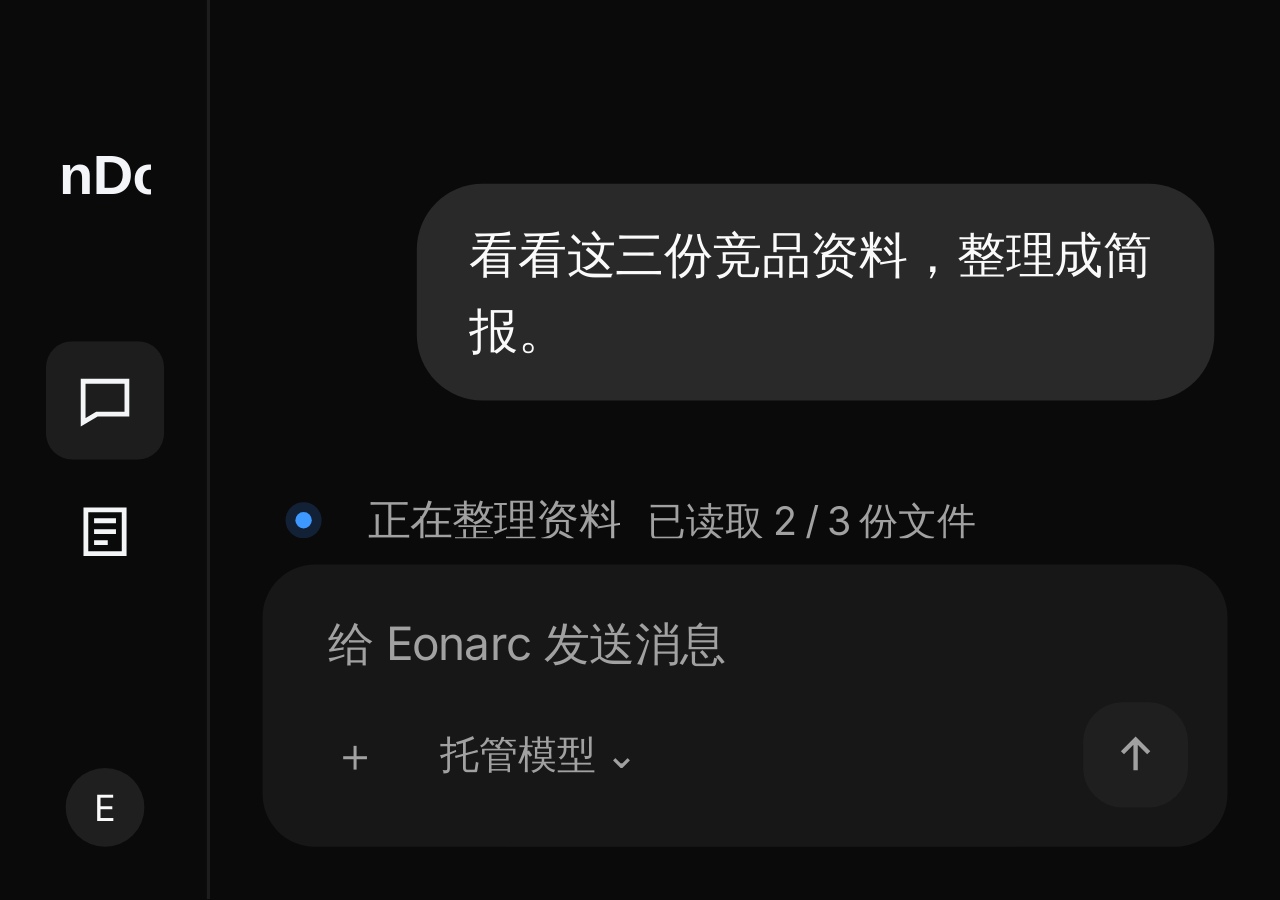
<file: dodaios-preview/phone.html>
<!doctype html><html lang="zh-CN" class="dark"><head><meta charset="utf-8"><meta name="viewport" content="width=device-width,initial-scale=1,maximum-scale=1,user-scalable=no"><title>Eonarc</title>
<link rel="stylesheet" href="./assets/index-BQyP4LcV.css"><link rel="stylesheet" href="./assets/WorkTrace-BNCIM4S3.css"><link rel="stylesheet" href="./assets/AgentChatPanel-CCycTuZ5.css">
<style>html,body{width:100%;height:100%;margin:0;overflow:hidden;background:#0a0a0a}.phone-viewport{position:absolute;inset:0;overflow:hidden;background:hsl(var(--background))}.app-root{position:absolute;inset:0 auto auto 0;display:flex;transform-origin:top left;overflow:hidden}.demo-logo{width:28px;height:28px;object-fit:cover;border-radius:7px}.demo-profile{display:flex;width:24px;height:24px;align-items:center;justify-content:center;border-radius:9999px;background:hsl(var(--secondary));font-size:11px}.demo-phase[hidden]{display:none!important}</style></head>
<body><div class="phone-viewport" id="viewport"><div id="app-root" class="jarvis-nav-surface relative isolate flex h-screen w-screen overflow-hidden text-foreground app-root">
<aside id="sidebar" class="jm-side relative isolate z-20 flex h-full shrink-0 flex-col pt-8" data-testid="sidebar" data-railed="true" style="width:64px"><div class="jm-header"><div class="jm-logo"><span class="jm-logo-mark"><img class="demo-logo" src="/assets/wendou-ai-lockup.svg" alt=""></span><span class="jm-logo-text">Eonarc</span></div></div>
<div class="flex min-h-0 flex-1 flex-col overflow-y-auto scrollbar-jarvis"><nav aria-label="Navigation" class="space-y-px px-2 py-2"><ul class="space-y-px"><li><button class="jm-row flex min-h-8 w-full items-center justify-center gap-3 rounded-lg bg-secondary px-3 text-base text-foreground-strong" aria-label="Chat"><svg width="18" height="18" viewBox="0 0 24 24" fill="none" stroke="currentColor" stroke-width="1.75"><path d="M4 5h16v12H9l-5 3z"/></svg><span>Chat</span></button></li></ul><ul class="space-y-px"><li><button class="jm-row flex min-h-8 w-full items-center justify-center gap-3 rounded-lg px-3 text-base text-foreground" aria-label="Tasks"><svg width="18" height="18" viewBox="0 0 24 24" fill="none" stroke="currentColor" stroke-width="1.75"><path d="M5 4h14v16H5zM8 8h8M8 12h8M8 16h5"/></svg><span>Tasks</span></button></li></ul></nav></div>
<div class="shrink-0 px-2 py-1.5"><button class="jm-row flex min-h-8 w-full items-center justify-center rounded-lg px-2 text-foreground" aria-label="Profile"><span class="demo-profile">E</span></button></div></aside>
<main class="relative flex min-w-0 flex-1 flex-col" data-view="chats"><div class="h-8 shrink-0"></div><div class="jarvis-sheet flex min-h-0 min-w-0 flex-1 flex-col"><div class="relative flex min-h-0 flex-1 flex-col items-center"><div class="min-h-0 w-full flex-1 overflow-y-auto scrollbar-jarvis"><div class="relative mx-auto flex w-full max-w-[720px] flex-col gap-5 px-5 pb-4 pt-6">
<div class="flex justify-end"><div class="jarvis-user-bubble max-w-[85%] rounded-[20px] px-4 py-2.5 text-[15px] leading-[23px]">看看这三份竞品资料，整理成简报。</div></div>
<div class="trace-rail"><div class="trace-step"><button class="group/trace flex w-full min-w-0 items-start gap-3 rounded-md py-1 text-left text-sm leading-6"><span class="trace-node trace-node-live"><span class="trace-dot"></span></span><span class="min-w-0 flex-1"><span class="trace-shimmer">正在整理资料</span><span class="ml-2 text-xs text-muted-foreground">已读取 2 / 3 份文件</span></span></button></div>
<div class="trace-step"><button class="group/trace flex w-full min-w-0 items-start gap-3 rounded-md py-1 text-left text-sm leading-6"><span class="trace-node"><svg class="h-3.5 w-3.5 shrink-0" viewBox="0 0 24 24" fill="none" stroke="currentColor" stroke-width="1.7"><path d="M5 4h10l4 4v12H5zM15 4v5h4M8 13h8"/></svg></span><span class="min-w-0 flex-1"><span class="text-foreground-secondary">阅读文件</span><span class="ml-2 font-mono text-xs text-muted-foreground">竞品资料.pdf</span></span></button></div>
<div class="trace-step"><button class="group/trace flex w-full min-w-0 items-start gap-3 rounded-md py-1 text-left text-sm leading-6"><span class="trace-node"><svg class="h-3.5 w-3.5 shrink-0" viewBox="0 0 24 24" fill="none" stroke="currentColor" stroke-width="1.7"><circle cx="11" cy="11" r="7"/><path d="m16 16 4 4"/></svg></span><span class="min-w-0 flex-1"><span class="text-foreground-secondary">提取产品定位与价格信息</span></span></button></div></div>
</div></div><div class="relative w-full max-w-[720px] px-4 pb-4 pt-2"><div class="jm-composer-card relative flex flex-col gap-2 rounded-3xl bg-card px-3 pb-3 pt-3.5"><div class="max-h-[50vh] min-h-[56px] px-2 text-base text-foreground"><span class="text-muted-foreground">给 Eonarc 发送消息</span></div><div class="flex min-w-0 items-center gap-0.5"><button class="inline-flex h-8 w-8 items-center justify-center rounded-lg text-muted-foreground" aria-label="Add">＋</button><button class="inline-flex h-7 items-center rounded-lg px-2 text-xs text-muted-foreground">托管模型 ⌄</button><span class="flex-1"></span><button class="inline-flex h-8 w-8 items-center justify-center rounded-lg bg-secondary text-muted-foreground" aria-label="Send"><svg width="16" height="16" viewBox="0 0 24 24" fill="none" stroke="currentColor" stroke-width="2"><path d="M12 19V5m-6 6 6-6 6 6"/></svg></button></div></div></div></div></div></main></div></div>
<script>(()=>{const v=document.getElementById('viewport'),r=document.getElementById('app-root'),s=document.getElementById('sidebar');const fit=()=>{const scale=v.clientWidth/390;r.style.width='390px';r.style.height=(v.clientHeight/scale)+'px';r.style.transform=`scale(${scale})`};new ResizeObserver(fit).observe(v);fit()})();</script></body></html>
</file>
<file: assets/styles-V2N2JPJI.css>
@font-face{font-family:Manrope;src:url(manrope-e310b55a7f.woff2) format("woff2");font-weight:200 800;font-display:swap}:root{color-scheme:dark;--text: #fff;--text-2: rgba(255, 255, 255, .72);--text-3: rgba(255, 255, 255, .5);--text-4: rgba(255, 255, 255, .36);--line: rgba(255, 255, 255, .1);--line-2: rgba(255, 255, 255, .18);--panel: #0a0a0b;--font: Manrope, -apple-system, BlinkMacSystemFont, "PingFang SC", "HarmonyOS Sans SC", MiSans, "Microsoft YaHei UI", "Microsoft YaHei", "Noto Sans CJK SC", sans-serif;--mono: ui-monospace, "SF Mono", "JetBrains Mono", Menlo, Consolas, monospace;--header: 72px;--pad: 80px;--ease: cubic-bezier(.16, 1, .3, 1);background:#000;color:var(--text);font-family:var(--font);font-synthesis:none;-webkit-font-smoothing:antialiased}@view-transition{navigation:auto}::view-transition-old(root),::view-transition-new(root){animation-duration:.45s;animation-timing-function:var(--ease)}*,*:before,*:after{box-sizing:border-box}html{scroll-behavior:smooth;scroll-padding-top:var(--header);-webkit-text-size-adjust:100%}body{margin:0;font-size:16px;line-height:1.6;overflow-x:hidden}h1,h2,h3,p,ol,ul,dl,dd,figure,pre{margin:0}ol,ul{padding:0}a{color:inherit;text-decoration:none}button{font:inherit;color:inherit;border:0;background:none;cursor:pointer;padding:0}img,svg{display:block}code,pre{font-family:var(--mono)}::selection{background:#ffffff3d}:focus-visible{outline:1px solid #fff;outline-offset:4px;border-radius:4px}.sr-only{position:absolute;width:1px;height:1px;overflow:hidden;clip-path:inset(50%);white-space:nowrap}.skip-link{position:fixed;top:12px;left:12px;z-index:100;padding:8px 14px;border-radius:8px;background:#fff;color:#000;font-size:14px;transform:translateY(-160%)}.skip-link:focus{transform:none}.container{width:100%;max-width:1440px;margin-inline:auto;padding-inline:var(--pad)}.icon{width:18px;height:18px;flex-shrink:0}.meta{color:var(--text-4);font-size:14px}.caption{margin-top:16px;color:var(--text-4);font-size:13px}.cta{display:inline-flex;align-items:center;justify-content:center;height:48px;padding:0 20px;border:1px solid rgba(255,255,255,.42);border-radius:999px;color:#ffffff9e;font-size:16px;font-weight:450;white-space:nowrap;overflow:hidden;transition:border-color .2s,background .2s,color .2s,padding .2s}.cta>.icon-fill{width:17px;height:17px;margin-right:8px}.cta-arrow{display:inline-flex;width:0;margin-left:0;opacity:0;overflow:hidden;transition:width .2s ease,opacity .2s ease,margin-left .2s ease}.cta-arrow .icon{width:18px;height:18px}.cta:hover{border-color:#fff;background:#ffffff0d;color:#fff;padding-right:14px}.cta:hover .cta-arrow{width:18px;margin-left:6px;opacity:1}.cta-solid{border-color:#fff;background:#fff;color:#000}.cta-solid:hover{background:#ffffffdb;color:#000}.cta-note{margin-left:10px;opacity:.5;font-size:14px}.cta-small{height:36px;padding:0 16px;font-size:14px}.cta-small:hover{padding-right:10px}.cta-small .cta-arrow .icon{width:15px;height:15px}.cta-small:hover .cta-arrow{width:15px;margin-left:4px}.site-header{position:fixed;inset:0 0 auto;z-index:50;height:var(--header);transition:background .4s,backdrop-filter .4s}.site-header[data-scrolled]{background:#0006;-webkit-backdrop-filter:blur(16.75px);backdrop-filter:blur(16.75px)}.header-inner{display:grid;grid-template-columns:1fr auto 1fr;align-items:center;max-width:1440px;height:100%;margin-inline:auto;padding-inline:var(--pad)}.brand img{width:160px;height:auto}.site-nav{display:flex;gap:24px}.site-nav a{position:relative;padding:4px 8px;color:#ffffff8f;font-size:16px;font-weight:400;transition:color .2s}.site-nav a:after{content:"";position:absolute;left:8px;right:8px;bottom:-2px;height:1px;background:#fff;transform:scaleX(0);transition:transform .5s var(--ease)}.site-nav a:hover,.site-nav a.is-current{color:#fff}.site-nav a.is-current:after{transform:scaleX(1)}.header-actions{display:flex;align-items:center;justify-content:flex-end;gap:18px}.lang-link,.icon-link{display:inline-flex;align-items:center;height:36px;color:#ffffff8f;font-size:14px;transition:color .2s}.lang-link:hover,.icon-link:hover{color:#fff}.hero{position:relative;isolation:isolate;display:flex;flex-direction:column;min-height:max(100svh,720px);overflow:hidden;background:#000}.cosmos{position:absolute;inset:0;z-index:-1;width:100%;height:100%;opacity:0;transition:opacity .6s ease-out}.cosmos.is-ready{opacity:1}.no-gl .hero:before{content:"";position:absolute;z-index:-1;left:50%;top:40%;width:21vh;height:21vh;border-radius:50%;transform:translate(-50%,-50%);box-shadow:0 0 0 1px #ffffffd9,0 0 24px #ffffff2e}.hero-content{display:flex;flex:1;flex-direction:column;align-items:center;justify-content:flex-end;padding-top:calc(var(--header) + 40px);padding-bottom:56px;text-align:center;transform:translate3d(0,calc(var(--hero-p, 0) * -56px),0);opacity:calc(1 - var(--hero-p, 0) * 1.4)}.hero-title{font-size:clamp(22px,2vw,26px);font-weight:300;line-height:1.4;letter-spacing:.12em;color:#ffffffc7}:lang(en) .hero-title{letter-spacing:.03em}.hero-lede{max-width:540px;margin-top:18px;color:var(--text-3);font-size:15px;line-height:1.85}.hero-actions{display:flex;flex-wrap:wrap;justify-content:center;gap:12px;margin-top:40px}.hero-index{display:grid;grid-template-columns:repeat(3,minmax(0,1fr));gap:24px;padding-bottom:40px;opacity:calc(1 - var(--hero-p, 0) * 1.6)}.hero-index a{position:relative;display:flex;flex-direction:column;gap:2px;padding-top:18px}.hero-index a:before{content:"";position:absolute;inset:0 0 auto;height:1px;background:var(--line);transition:background .3s}.hero-index a:after{content:"";position:absolute;inset:0 0 auto;height:1px;background:#ffffffb3;transform:scaleX(0);transform-origin:0 50%;transition:transform .6s var(--ease)}.hero-index a:hover:after{transform:scaleX(1)}.hero-index strong{font-size:15px;font-weight:500}.hero-index span{color:var(--text-4);font-size:14px}.section{position:relative;padding:160px 0}.section:before{content:"";position:absolute;top:0;left:max(var(--pad),calc((100% - 1440px) / 2 + var(--pad)));right:max(var(--pad),calc((100% - 1440px) / 2 + var(--pad)));height:1px;background:#ffffff14;transform-origin:0 50%}.section-head{max-width:760px}.section-title{font-size:40px;font-weight:500;line-height:1.25;letter-spacing:-.01em}.mask{display:block;overflow:hidden;padding-bottom:.1em;margin-bottom:-.1em}.mask>span{display:inline-block;transform-origin:0 100%}.section-subtitle{margin-top:12px;color:var(--text-2);font-size:22px;font-weight:400;line-height:1.45}.section-lede{margin-top:16px;color:#8a8a8a;font-size:18px;line-height:1.6}.section-actions{display:flex;flex-wrap:wrap;align-items:center;gap:12px 20px;margin-top:36px}.features{display:grid;margin-top:56px}.feature{position:relative;padding:22px 0}.feature:before,.packages li:before,.download-block:before,.platforms div:before{content:"";position:absolute;inset:0 0 auto;height:1px;background:var(--line);transform-origin:0 50%}.feature h3{font-size:16px;font-weight:500}.feature p{margin-top:6px;color:var(--text-3);font-size:15px;line-height:1.75}.showcase{display:grid;grid-template-columns:minmax(260px,340px) minmax(0,1fr);gap:56px;align-items:start;margin-top:80px}.tabs{display:grid;gap:4px;list-style:none;padding-top:8px}.tab{display:grid;grid-template-columns:2px minmax(0,1fr);gap:22px;width:100%;padding:14px 0;text-align:left}.tab-bar{position:relative;border-radius:2px;background:#ffffff1f;overflow:hidden}.tab-bar i{position:absolute;inset:0;background:#ffffffd9;transform:scaleY(0);transform-origin:50% 0}.tab.is-active .tab-bar i{animation:fill var(--dur, 5s) linear forwards}.showcase.is-paused .tab.is-active .tab-bar i{animation-play-state:paused}.tab strong{display:block;color:#ffffff6b;font-size:18px;font-weight:500;transition:color .4s}.tab:hover strong,.tab.is-active strong{color:#fff}.tab-desc{display:grid;grid-template-rows:0fr;opacity:0;transition:grid-template-rows .6s var(--ease),opacity .5s}.tab-desc>span{overflow:hidden;color:var(--text-3);font-size:15px;line-height:1.75}.tab.is-active .tab-desc{grid-template-rows:1fr;opacity:1}.tab.is-active .tab-desc>span{padding-top:8px}.window{border:1px solid var(--line);border-radius:14px;background:var(--panel);overflow:hidden}.window-bar{position:relative;display:flex;align-items:center;height:40px;padding:0 14px;border-bottom:1px solid var(--line)}.traffic{display:flex;gap:7px}.traffic i{width:11px;height:11px;border-radius:50%;background:#2a2a2d;transition:background .3s}.window:hover .traffic i:nth-child(1){background:#ff5f57}.window:hover .traffic i:nth-child(2){background:#febc2e}.window:hover .traffic i:nth-child(3){background:#28c840}.window-title{position:absolute;left:50%;transform:translate(-50%);color:var(--text-4);font-size:13px;white-space:nowrap}.window-body{display:grid;grid-template-columns:200px 1fr;min-height:470px}.window-side{padding:20px 12px;border-right:1px solid var(--line)}.side-label{margin:0 10px 10px;color:var(--text-4);font-size:12px}.side-task{padding:8px 10px;border-radius:8px;color:var(--text-3);font-size:14px;white-space:nowrap;overflow:hidden;text-overflow:ellipsis}.side-task.is-active{color:#fff;background:#ffffff0f}.window-main{display:flex;flex-direction:column;gap:22px;padding:28px 32px 24px}.window-main.is-resetting>*{opacity:0!important;transition:opacity .45s ease!important}.bubble{align-self:flex-end;max-width:480px;padding:10px 16px;border-radius:14px;background:#ffffff12;font-size:15px}.run{display:grid;gap:2px;list-style:none}.run-step{display:flex;align-items:center;gap:14px;min-height:42px;padding:6px 12px;border:1px solid transparent;border-radius:10px}[data-phase]{transition:opacity .6s var(--ease),transform .7s var(--ease),border-color .4s,background .4s}.js-motion [data-agent] [data-phase]:not(.is-shown){opacity:0;transform:translateY(10px)}.run-dot{position:relative;display:grid;place-items:center;flex-shrink:0;width:18px;height:18px;border-radius:50%;background:#ffffff8c;transform:scale(.45);transition:transform .4s var(--ease),background .4s}.run-step.is-current .run-dot{background:transparent;transform:none}.run-step.is-current .run-dot:after{content:"";position:absolute;inset:0;border:1.5px solid rgba(255,255,255,.18);border-top-color:#fff;border-radius:50%;animation:spin .8s linear infinite}.run-dot .icon{width:12px;height:12px;opacity:0}.run-text{display:flex;flex-wrap:wrap;align-items:baseline;gap:2px 12px;min-width:0}.run-text strong{font-size:14px;font-weight:500}.run-text code{color:var(--text-3);font-size:13px}.run-ok{margin-left:auto;color:var(--text-4);font-family:var(--mono);font-size:12px;opacity:0;transition:opacity .4s .2s}.run-step.is-shown:not(.is-current) .run-ok,.no-motion .run-ok{opacity:1}.run-step.is-approval{border-color:var(--line-2)}.run-step.is-approval.is-approved{border-color:transparent}.run-step.is-approval .run-dot{background:transparent;border:1px solid rgba(255,255,255,.6);transform:scale(.6)}.run-step.is-approval.is-approved .run-dot{border-color:transparent;background:#ffffff8c;transform:scale(.45)}.run-actions{display:flex;gap:8px;margin-left:auto;transition:opacity .4s}.run-actions{max-height:40px;overflow:hidden}.run-step.is-approved .run-actions{max-height:0;opacity:0;transition:opacity .3s,max-height .5s var(--ease) .2s}.mini-btn{padding:3px 12px;border:1px solid var(--line-2);border-radius:999px;color:var(--text-2);font-size:13px;transition:transform .18s ease,background .2s}.mini-btn.is-primary{color:#000;border-color:#fff;background:#fff}.mini-btn.is-pressed{transform:scale(.92);background:#ffffffb3}.run-step.is-done.is-shown:not(.is-current) .run-dot{color:#000;background:#fff;transform:none}.run-step.is-done.is-shown:not(.is-current) .run-dot .icon{opacity:1;transition:opacity .3s .15s}.run-step.is-done code{color:var(--text-2);font-family:var(--font);font-size:14px}.composer{display:flex;align-items:center;justify-content:space-between;gap:16px;margin-top:auto;padding:12px 14px 12px 16px;border:1px solid var(--line);border-radius:12px}.composer-text{color:var(--text-4);font-size:14px}.chips{display:flex;gap:6px}.chip{padding:3px 10px;border:1px solid var(--line);border-radius:999px;color:var(--text-4);font-size:12px;white-space:nowrap;transition:color .5s,border-color .5s}.chip.is-lit,.no-motion .chip{color:#fff;border-color:#ffffff80}.split{display:grid;grid-template-columns:minmax(0,1fr) minmax(0,1fr);gap:80px;align-items:center}.phone-stage{display:flex;flex-direction:column;align-items:center}.phone{width:300px;aspect-ratio:9 / 19;padding:10px;border:1px solid var(--line-2);border-radius:46px;background:#0a0a0b}.phone-screen{position:relative;height:100%;border-radius:37px;background:#fafaf9;color:#131417;overflow:hidden;font-size:13px;line-height:1.6}.app{display:flex;flex-direction:column;height:100%;padding:44px 16px 16px;transition:filter .8s var(--ease),transform .8s var(--ease)}.phone.is-away .app{filter:blur(6px);transform:scale(.96)}.phone-header{display:flex;align-items:center;gap:12px;padding-bottom:14px;font-size:14px}.phone-menu{position:relative;width:16px;height:10px;border-block:1.5px solid #131417}.phone-menu:after{content:"";position:absolute;left:0;right:0;top:2.75px;height:1.5px;background:#131417}.phone-thread{display:flex;flex:1;flex-direction:column;gap:12px}.phone-thread>*{transition:opacity .6s var(--ease),transform .7s var(--ease)}.js-motion [data-phone] .phone-thread>:not(.is-shown){opacity:0;transform:translateY(10px)}.p-bubble{align-self:flex-end;max-width:88%;padding:9px 13px;border-radius:14px;background:#ececea}.p-file{align-self:flex-end;font-size:12px;font-weight:600}.p-status{display:flex;align-items:center;gap:8px;color:#6b6d75;font-size:12px}.p-status>span:nth-child(2){flex:1;min-width:0}.p-spinner{flex-shrink:0;width:11px;height:11px;border:1.5px solid #d4d4d1;border-top-color:#131417;border-radius:50%;animation:spin .9s linear infinite}.p-status.is-done .p-spinner,.no-motion .p-spinner{animation:none;border-color:#131417;background:#131417;transform:scale(.7)}.p-actions{display:flex;flex-shrink:0;gap:12px;color:#131417;white-space:nowrap;transition:opacity .4s}.p-status.is-done .p-actions{opacity:0}.p-question{padding:12px 14px;border:1px solid #e3e3e0;border-radius:14px;background:#fff}.p-choices{display:flex;gap:8px;margin-top:10px}.p-choices b{padding:3px 13px;border:1px solid #dcdcd8;border-radius:999px;font-size:12px;font-weight:500;transition:transform .18s ease,background .2s}.p-choices b.is-primary{color:#fff;border-color:#131417;background:#131417}.p-choices b.is-pressed{transform:scale(.9);background:#444}.p-lines{display:grid;gap:7px;margin-top:10px}.p-lines i{height:6px;border-radius:3px;background:#e6e6e3;transform-origin:0 50%;transition:transform .9s var(--ease)}.p-lines i:nth-child(2){width:86%;transition-delay:.12s}.p-lines i:nth-child(3){width:62%;transition-delay:.24s}.js-motion .p-answer:not(.is-shown) .p-lines i{transform:scaleX(0)}.phone-composer{margin-top:12px;padding:12px 16px;border:1px solid #e3e3e0;border-radius:18px;background:#f1f1ef;color:#8a8c94}.lock{position:absolute;inset:0;display:flex;flex-direction:column;align-items:center;padding-top:76px;background:#060607f0;color:#fff;opacity:0;transition:opacity .8s var(--ease);pointer-events:none}.phone.is-away .lock{opacity:1}.lock-date{color:#ffffffb3;font-size:13px}.lock-time{margin-top:2px;font-size:68px;font-weight:250;line-height:1.1;letter-spacing:-.02em;font-variant-numeric:tabular-nums}.story{display:flex;gap:22px;margin-top:28px;list-style:none}.story li{display:flex;align-items:center;gap:8px;color:var(--text-4);font-size:13px;transition:color .5s}.story-dot{width:5px;height:5px;border-radius:50%;background:#ffffff40;transition:background .5s,transform .5s var(--ease)}.story li.is-past{color:var(--text-3)}.story li.is-past .story-dot{background:#fff9}.story li.is-active{color:#fff}.story li.is-active .story-dot{background:#fff;transform:scale(1.5)}.phone-stage .caption{margin-top:14px}.fluxos-grid{display:grid;grid-template-columns:minmax(0,.9fr) minmax(0,1.1fr);gap:24px;margin-top:80px}.code-panel,.graph{border:1px solid var(--line);border-radius:14px;background:var(--panel)}.code{padding:30px 28px;overflow-x:auto;color:var(--text-2);font-size:13.5px;line-height:2.1}.code-line{display:block}.js-motion [data-typing]:not(.is-typed) .code-line:not(.is-started){visibility:hidden}.code-line.is-typing .c-cmd:after{content:"";display:inline-block;width:.55em;height:1.15em;margin-left:1px;vertical-align:-.2em;background:#fffc}.c-dim{color:var(--text-4)}.caret{display:inline-block;width:.55em;height:1.15em;vertical-align:-.2em;background:#fffc;animation:blink 1.1s steps(1) infinite}.graph{padding:20px 20px 18px}.graph .caption{text-align:center}.graph-svg{width:100%;height:auto;overflow:visible}.edge{fill:none;stroke:#ffffff29;stroke-width:1;transition:stroke .25s,opacity .25s}.node{outline:none;transform-box:fill-box;transform-origin:50% 50%}.node rect{fill:#0a0a0b;stroke:#ffffff38;transition:stroke .25s}.node text{fill:#ffffffb8;font-family:var(--mono);font-size:14px;text-anchor:middle;transition:fill .25s}.js-motion [data-graph] .node{opacity:0;transform:translateY(8px);transition:opacity .7s var(--ease),transform .9s var(--ease);transition-delay:calc(var(--layer, 0) * .22s)}.js-motion [data-graph] .edge{transition:stroke-dashoffset 1.1s var(--ease),stroke .25s,opacity .25s;transition-delay:calc(var(--layer, 0) * .22s + .12s),0s,0s}.js-motion [data-graph].is-built .node{opacity:1;transform:none}.js-motion [data-graph].is-built .edge{stroke-dashoffset:0!important}.pulse{fill:#fff;opacity:0}.graph-svg.has-focus .edge{opacity:.22}.graph-svg.has-focus .edge.is-on{opacity:1;stroke:#fffc}.graph-svg.has-focus .node{opacity:.38!important}.graph-svg.has-focus .node.is-on,.graph-svg.has-focus .node.is-dep{opacity:1!important}.node.is-on rect{stroke:#fff}.node.is-on text{fill:#fff}.packages{display:grid;grid-template-columns:repeat(3,minmax(0,1fr));column-gap:32px;margin-top:56px;list-style:none}.packages li{position:relative;padding:18px 0}.packages code{font-size:14px;transition:color .25s}.packages p{margin-top:4px;color:var(--text-3);font-size:14px}.packages li.is-on code{color:#fff}.packages li.is-on:before{background:#ffffff80}.section-download{padding-top:200px}.download-head{display:flex;flex-direction:column;align-items:center;max-width:760px;margin-inline:auto;text-align:center}.app-icon{display:grid;place-items:center;width:96px;height:96px;margin-bottom:36px;padding:12px;border:1px solid var(--line-2);border-radius:24px;background:#0a0a0b}.app-icon .mark{width:100%;height:100%}.download-head .section-actions{justify-content:center}.download-head .mask>span{transform-origin:50% 100%}.download-hint{margin-top:16px;color:var(--text-2);font-size:14px}.download-head>.meta{margin-top:18px}.download-grid{display:grid;grid-template-columns:1.15fr 1fr .85fr;gap:48px;margin-top:120px}.download-block{position:relative;padding-top:24px}.download-block h3{font-size:16px;font-weight:500}.steps{display:grid;gap:12px;margin-top:16px;padding-left:1.2em}.steps li{padding-left:4px;color:var(--text-2);font-size:15px;line-height:1.75}.steps li::marker{color:var(--text-4)}.notice{margin-top:16px;color:var(--text-3);font-size:15px;line-height:1.75}.sha{display:grid;grid-template-columns:1fr auto;gap:4px 16px;margin-top:20px}.sha .meta{grid-column:1 / -1;font-size:13px}.sha code{color:var(--text-2);font-size:12.5px;line-height:1.6;word-break:break-all}.sha-copy{align-self:start;color:var(--text-3);font-size:13px;text-decoration:underline;text-decoration-color:#ffffff4d;text-underline-offset:3px;transition:color .2s}.sha-copy:hover,.sha-copy.is-done{color:#fff}.advanced{margin-top:16px;color:var(--text-3);font-size:14px}.advanced summary{width:fit-content;cursor:pointer;transition:color .2s}.advanced summary:hover{color:#fff}.advanced pre{margin-top:12px;padding:14px 16px;border:1px solid var(--line);border-radius:10px;overflow-x:auto;color:var(--text-2);font-size:12.5px;line-height:1.9}.platforms{margin-top:8px}.platforms div{position:relative;display:flex;justify-content:space-between;gap:16px;padding:14px 0}.platforms div:first-child:before{display:none}.platforms dt{color:var(--text-2);font-size:15px}.platforms dd{color:var(--text-4);font-size:14px;white-space:nowrap}.site-footer{border-top:1px solid rgba(255,255,255,.06)}.footer-main{display:flex;gap:96px;padding-top:80px;padding-bottom:64px}.footer-brand{display:flex;flex:1;flex-direction:column;align-items:flex-start;gap:16px}.footer-brand img{width:36px;height:36px;object-fit:cover;border-radius:10px}.footer-slogan,.footer-mail{color:var(--text-3);font-size:14px;transition:color .2s}.footer-mail:hover{color:#fff}.footer-nav{display:flex;gap:64px}.footer-column{display:flex;flex-direction:column;gap:16px;min-width:112px}.footer-column h2{color:#fff;font-size:14px;font-weight:500}.footer-column a{color:var(--text-3);font-size:14px;transition:color .2s}.footer-column a:hover{color:#fff}.footer-bottom{padding-top:24px;padding-bottom:40px;border-top:1px solid rgba(255,255,255,.06);color:var(--text-4);font-size:13px}.page-legal main,.page-404 main{padding-top:var(--header)}.legal{padding-top:80px;padding-bottom:120px}.legal-head h1{font-size:40px;font-weight:500}.legal-date{margin-top:12px;color:var(--text-4);font-size:14px}.legal-layout{display:grid;grid-template-columns:240px minmax(0,760px);gap:80px;margin-top:56px;padding-top:40px;border-top:1px solid var(--line)}.legal-toc{position:sticky;top:calc(var(--header) + 32px);align-self:start}.legal-toc-title{margin-bottom:12px;font-size:14px;font-weight:500}.legal-toc ol{display:grid;gap:2px;list-style:none}.legal-toc a{display:block;padding:5px 0;color:var(--text-3);font-size:14px;transition:color .2s}.legal-toc a:hover,.legal-toc a.is-current{color:#fff}.legal-body section+section{margin-top:48px}.legal-body h2{font-size:20px;font-weight:500}.legal-body h3{margin-top:24px;font-size:16px;font-weight:500}.legal-body p,.legal-body li{color:var(--text-2);font-size:15px;line-height:1.9}.legal-body p{margin-top:12px}.legal-body ul{display:grid;gap:4px;margin-top:12px;padding-left:1.3em}.legal-body a{color:#fff;text-decoration:underline;text-decoration-color:#fff6;text-underline-offset:3px}.legal-body strong{color:#fff;font-weight:500}.not-found{display:flex;flex-direction:column;align-items:center;justify-content:center;gap:8px;min-height:calc(100svh - var(--header) - 260px);padding-block:96px;text-align:center}.nf-code{color:var(--text-4);font-size:15px;letter-spacing:.2em}.not-found h1{margin-bottom:8px;font-size:32px;font-weight:500}.not-found .muted{color:var(--text-3)}.not-found .section-actions{justify-content:center}@keyframes fill{to{transform:scaleY(1)}}@keyframes spin{to{transform:rotate(360deg)}}@keyframes blink{50%{opacity:0}}@keyframes rise{0%{opacity:0;transform:translate3d(0,22px,0)}to{opacity:1;transform:none}}@keyframes track-in{0%{letter-spacing:var(--track-from, .36em)}}@keyframes fade-in{0%{opacity:0}to{opacity:1}}@keyframes draw-x{0%{transform:scaleX(0)}}.js-motion .site-header{animation:fade-in 1s var(--ease) .15s both}.js-motion .page-legal .legal,.js-motion .page-404 .not-found{animation:rise 1s var(--ease) .1s both}.js-motion [data-intro]{opacity:0}.js-motion.intro [data-intro]{animation:rise 1.2s var(--ease) both}.js-motion.intro .hero-title{--track-from: .36em;animation:rise 1.4s var(--ease) 1.25s both,track-in 2.6s var(--ease) 1.25s both}:lang(en).js-motion.intro .hero-title,.js-motion.intro :lang(en) .hero-title{--track-from: .16em}.js-motion.intro .hero-lede{animation-delay:1.45s}.js-motion.intro .hero-actions{animation-delay:1.6s}.js-motion .hero-index a{opacity:0}.js-motion.intro .hero-index a{animation:rise 1.2s var(--ease) both}.js-motion.intro .hero-index a:nth-child(1){animation-delay:1.85s}.js-motion.intro .hero-index a:nth-child(2){animation-delay:1.97s}.js-motion.intro .hero-index a:nth-child(3){animation-delay:2.09s}.js-motion.intro .hero-index a:before{animation:draw-x 1.6s var(--ease) both;transform-origin:0 50%}.js-motion.intro .hero-index a:nth-child(1):before{animation-delay:1.9s}.js-motion.intro .hero-index a:nth-child(2):before{animation-delay:2.02s}.js-motion.intro .hero-index a:nth-child(3):before{animation-delay:2.14s}.js-motion [data-reveal]{opacity:0;transform:translate3d(0,30px,0);transition:opacity .9s var(--ease),transform .9s var(--ease);transition-delay:calc(var(--i, 0) * 90ms)}.js-motion [data-reveal].is-visible,.js-motion .section-head[data-reveal],.js-motion .download-head[data-reveal]{opacity:1;transform:none}.js-motion .section-head>*,.js-motion .download-head>*{opacity:0;transform:translate3d(0,24px,0);transition:opacity .9s var(--ease),transform .9s var(--ease)}.js-motion .section-head>.section-title,.js-motion .download-head>.section-title{opacity:1;transform:none}.js-motion .mask>span{transform:translate3d(0,108%,0) rotate(2.5deg);transition:transform 1.15s var(--ease)}.js-motion .is-visible>.section-title .mask>span,.js-motion .is-visible .mask>span{transform:none}.js-motion .is-visible.section-head>*,.js-motion .is-visible.download-head>*{opacity:1;transform:none}.section-head>:nth-child(2),.download-head>:nth-child(2){transition-delay:.1s}.section-head>:nth-child(3),.download-head>:nth-child(3){transition-delay:.18s}.section-head>:nth-child(4),.download-head>:nth-child(4){transition-delay:.26s}.download-head>:nth-child(5),.download-head>:nth-child(6){transition-delay:.34s}.js-motion .download-head>.app-icon{transform:translate3d(0,16px,0) scale(.92);transition-duration:1.1s}.js-motion .section:before,.js-motion .feature:before,.js-motion .packages li:before,.js-motion .download-block:before,.js-motion .platforms div:before{transform:scaleX(0);transition:transform 1.4s var(--ease);transition-delay:calc(var(--i, 0) * 90ms + .1s)}.js-motion .section.is-visible:before,.js-motion .feature.is-visible:before,.js-motion .packages li.is-visible:before,.js-motion .download-block.is-visible:before,.js-motion .is-visible .platforms div:before{transform:scaleX(1)}.js-motion .section:before{transition-duration:1.8s}@media(max-width:1199px){:root{--pad: 48px}.showcase{grid-template-columns:minmax(220px,280px) minmax(0,1fr);gap:40px}.window-body{grid-template-columns:1fr}.window-side{display:none}.download-grid{grid-template-columns:1fr 1fr}.download-grid>:last-child{grid-column:1 / -1}}@media(max-width:999px){.header-inner{grid-template-columns:1fr auto}.site-nav{display:none}.showcase,.split,.fluxos-grid{grid-template-columns:1fr}.showcase{gap:32px}.split{gap:72px}.packages{grid-template-columns:repeat(2,minmax(0,1fr))}.legal-layout{grid-template-columns:1fr;gap:0}.legal-toc{display:none}.footer-main{flex-direction:column;gap:48px}}@media(max-width:679px){:root{--pad: 24px;--header: 64px}.brand img{width:140px}.icon-link{display:none}.hero{min-height:max(100svh,680px)}.hero-content{padding-bottom:36px}.hero-actions{width:100%}.hero-actions .cta{flex:1 1 140px}.hero-index{grid-template-columns:1fr;gap:0;padding-bottom:20px}.hero-index a{flex-direction:row;justify-content:space-between;gap:16px;padding:13px 0}.section{padding:96px 0}.section-download{padding-top:120px}.section-title{font-size:32px}.section-subtitle{font-size:19px}.section-lede{font-size:16px}.showcase{margin-top:48px}.tab strong{font-size:16px}.window-main{padding:20px 14px}.window-title{position:static;margin-left:16px;transform:none}.run-step{display:grid;grid-template-columns:18px minmax(0,1fr);column-gap:12px;row-gap:6px;padding-inline:8px}.run-actions,.run-ok{grid-column:2;margin-left:0}.run-text code{overflow-wrap:anywhere}.composer{flex-direction:column;align-items:flex-start;gap:10px}.phone{width:272px}.story{gap:14px}.code{padding:22px 20px;font-size:12.5px;white-space:pre-wrap;overflow-wrap:anywhere}.graph{display:none}.packages,.download-grid{grid-template-columns:1fr;gap:0}.download-grid{gap:40px;margin-top:80px}.sha{grid-template-columns:1fr}.footer-nav{gap:24px}.footer-column{flex:1;min-width:0}.legal{padding-top:48px}.legal-head h1{font-size:32px}}@media(prefers-reduced-motion:reduce){html{scroll-behavior:auto}::view-transition-old(root),::view-transition-new(root){animation:none}}.js-motion [data-graph].is-settled .node,.js-motion [data-graph].is-settled .edge{transition-delay:0s}.edge.is-flow{stroke:#ffffff80}.node.is-hit rect{stroke:#ffffffbf}

.cta.is-disabled{opacity:.58;cursor:not-allowed;pointer-events:none}

/* Polished dark page scrollbar; remove legacy arrow buttons. */
html{scrollbar-width:thin;scrollbar-color:rgba(255,255,255,.24) #070809}
::-webkit-scrollbar{width:10px;height:10px}
::-webkit-scrollbar-track{background:#070809}
::-webkit-scrollbar-thumb{border:3px solid #070809;border-radius:999px;background:rgba(255,255,255,.24);background-clip:padding-box;transition:background-color .2s ease}
::-webkit-scrollbar-thumb:hover{background:rgba(255,255,255,.42);background-clip:padding-box}
::-webkit-scrollbar-thumb:active{background:rgba(255,255,255,.58);background-clip:padding-box}
::-webkit-scrollbar-button{display:none;width:0;height:0;background:transparent;-webkit-appearance:none}
::-webkit-scrollbar-corner{background:#070809}

/* Force the root scrollbar treatment in Chromium and remove native arrow buttons. */
html{overflow-y:auto;scrollbar-width:thin;scrollbar-color:#555b65 #08090b}
html::-webkit-scrollbar{width:12px;height:12px}
html::-webkit-scrollbar-track{background:#08090b}
html::-webkit-scrollbar-thumb{min-height:36px;border:3px solid #08090b;border-radius:999px;background-color:#555b65;background-clip:padding-box}
html::-webkit-scrollbar-thumb:hover{background-color:#858c98;background-clip:padding-box}
html::-webkit-scrollbar-button,html::-webkit-scrollbar-button:single-button,html::-webkit-scrollbar-button:vertical:decrement,html::-webkit-scrollbar-button:vertical:increment{display:none!important;width:0!important;height:0!important;background:none!important}
html::-webkit-scrollbar-corner{background:#08090b}

/* App styled page scrollbar: hide native arrows and draw a consistent draggable rail. */
html,body{scrollbar-width:none!important;-ms-overflow-style:none!important}
html::-webkit-scrollbar,body::-webkit-scrollbar,html::-webkit-scrollbar-button,body::-webkit-scrollbar-button{display:none!important;width:0!important;height:0!important}
.page-scrollbar{position:fixed;z-index:1200;top:4px;right:2px;bottom:4px;width:12px;pointer-events:none;opacity:0;transition:opacity .2s ease}
.page-scrollbar.is-visible{opacity:.72}
.page-scrollbar:before{position:absolute;top:0;right:4px;bottom:0;width:1px;border-radius:2px;background:rgba(255,255,255,.12);content:""}
.page-scrollbar__thumb{position:absolute;top:0;right:2px;width:7px;min-height:44px;border:1px solid rgba(255,255,255,.16);border-radius:999px;background:linear-gradient(180deg,#b9c5d8 0%,#78869e 48%,#566275 100%);box-shadow:0 0 12px rgba(131,158,201,.2);pointer-events:auto;touch-action:none;cursor:default;transition:width .18s ease,right .18s ease,background .18s ease,box-shadow .18s ease}
.page-scrollbar:hover,.page-scrollbar:focus-within{opacity:1}
.page-scrollbar:hover .page-scrollbar__thumb,.page-scrollbar__thumb:focus-visible{right:1px;width:9px;background:linear-gradient(180deg,#e0e8f5 0%,#9babc5 48%,#74839d 100%);box-shadow:0 0 16px rgba(150,180,230,.38)}
.page-scrollbar__thumb.is-dragging{cursor:default;transition:none}
@media(prefers-reduced-motion:reduce){.page-scrollbar,.page-scrollbar__thumb{transition:none}}

/* Homepage product mockups follow Dodaios' graphite, edged-surface UI. */
.showcase{grid-template-columns:minmax(250px,.78fr) minmax(0,1.22fr);gap:48px;align-items:center}
.showcase-visual{min-width:0}
.window{border-color:#383838;border-radius:16px;background:#0a0a0a;box-shadow:0 24px 72px rgba(0,0,0,.42)}
.window-bar{position:static;display:grid;grid-template-columns:minmax(0,1fr) auto auto;gap:14px;height:48px;padding:0 16px;border-color:#262626;background:#0f0f0f}
.window-brand{display:flex;min-width:0;align-items:center;gap:9px}
.window-app-icon{display:grid;width:24px;height:24px;flex:none;place-items:center;border:1px solid #383838;border-radius:7px;background:#1f1f1f;color:#fafafa}
.window-app-icon svg{width:15px;height:15px;fill:currentColor}
.window-title{position:static;overflow:hidden;color:#fafafa;font-size:12px;font-weight:600;text-overflow:ellipsis;transform:none}
.window-context{padding:4px 9px;border:1px solid #262626;border-radius:7px;background:#171717;color:#a1a1a1;font-family:var(--mono);font-size:11px;white-space:nowrap}
.window-state{display:flex;align-items:center;gap:7px;color:#a1a1a1;font-size:11px;white-space:nowrap}
.window-state i{width:6px;height:6px;border-radius:50%;background:#22c35e;box-shadow:0 0 9px rgba(34,195,94,.45)}
.window-body{grid-template-columns:174px minmax(0,1fr);background:#0a0a0a}
.window-side{padding:20px 10px;border-color:#262626;background:#0f0f0f}
.side-label{margin-bottom:12px;color:#7a7a7a;font-size:10px;font-weight:600;letter-spacing:.11em;text-transform:uppercase}
.side-task{margin:2px 0;padding:8px 9px;border:1px solid transparent;border-radius:8px;color:#a1a1a1;font-size:12px}
.side-task.is-active{border-color:#262626;background:#1f1f1f;color:#fafafa}
.window-main{gap:18px;padding:22px 24px 20px}
.bubble{max-width:92%;padding:11px 14px;border:1px solid #262626;border-radius:13px;background:#171717;color:#fafafa;font-size:13px;line-height:1.55}
.run{gap:3px}
.run-step{min-height:40px;padding:6px 9px;border-radius:9px}
.run-step.is-current{border-color:rgba(61,139,255,.35);background:rgba(61,139,255,.08)}
.run-dot{background:#383838}
.run-step.is-current .run-dot:after{border-color:rgba(61,139,255,.28);border-top-color:#3d8bff}
.run-step.is-approval{border-color:rgba(245,158,11,.35);background:rgba(245,158,11,.055)}
.run-step.is-approval .run-dot{border-color:#f59e0b}
.run-ok{color:#22c35e}
.run-step.is-done.is-shown:not(.is-current) .run-dot{color:#0a0a0a;background:#22c35e}
.run-text code{color:#a1a1a1}
.mini-btn{border-color:#383838;background:#1f1f1f;color:#a1a1a1}
.mini-btn.is-primary{border-color:#3d8bff;background:#3d8bff;color:white}
.composer{border-color:#383838;border-radius:12px;background:#171717}
.composer-text{color:#7a7a7a}
.chip{border-color:#383838;background:#1f1f1f;color:#a1a1a1}
.showcase-visual>.caption{margin-top:12px}
.caption{display:inline-flex;align-items:center;min-height:28px;padding:4px 10px;border:1px solid #262626;border-radius:999px;background:#0f0f0f;color:#a1a1a1;font-size:11px;line-height:1.35}
.phone{width:min(300px,100%);padding:9px;border-color:#383838;border-radius:42px;background:#0f0f0f;box-shadow:0 28px 72px rgba(0,0,0,.45)}
.phone-screen{border-radius:33px;background:#0a0a0a;color:#fafafa}
.app{background:#0a0a0a;color:#fafafa}
.phone-header{padding:14px 14px 12px;border-bottom:1px solid #262626;color:#fafafa}
.phone-menu{border-color:#a1a1a1}
.phone-menu:after{background:#a1a1a1}
.phone-thread{padding:14px}
.p-bubble{border:1px solid #383838;border-radius:14px;background:#292929;color:#fafafa}
.p-file{align-self:flex-end;padding:5px 9px;border:1px solid #383838;border-radius:8px;background:#171717;color:#b8b8b8}
.p-status{padding:10px;border:1px solid #262626;border-radius:12px;background:#171717;color:#a1a1a1}
.p-spinner{border-color:#383838;border-top-color:#3d8bff}
.p-status.is-done .p-spinner,.no-motion .p-spinner{border-color:#22c35e;background:#22c35e}
.p-actions{color:#a1a1a1}
.p-question{border-color:#383838;border-radius:13px;background:#171717;color:#fafafa}
.p-question p,.p-answer p{color:#fafafa}
.p-choices b{border-color:#383838;background:#1f1f1f;color:#b8b8b8}
.p-choices b.is-primary{border-color:#3d8bff;background:#3d8bff;color:#fff}
.p-choices b.is-pressed{background:#2874dc}
.p-lines i{background:#383838}
.phone-composer{border-color:#383838;border-radius:14px;background:#171717;color:#7a7a7a}
.story li.is-past{color:#a1a1a1}
.story li.is-past .story-dot,.story li.is-active .story-dot{background:#3d8bff}
.story li.is-active{color:#fafafa}
.lock{background:rgba(10,10,10,.94);color:#fafafa}
.lock-date{color:#a1a1a1}
.phone-stage .caption{margin-top:14px}
@media(max-width:1199px){.showcase{grid-template-columns:minmax(220px,.78fr) minmax(0,1.22fr);gap:32px}.window-body{grid-template-columns:minmax(0,1fr)}.window-side{display:none}}
@media(max-width:999px){.showcase{grid-template-columns:1fr;gap:36px}.showcase-visual{width:100%}.phone-stage .caption{align-self:center}}
@media(max-width:679px){.window-bar{grid-template-columns:minmax(0,1fr) auto;gap:8px;padding-inline:12px}.window-context{display:none}.window-state{font-size:10px}.window-main{padding:18px 14px}.window-side{display:none}.phone{width:272px}.caption{font-size:10px}}

.tab-bar{background:#262626}.tab-bar i{background:#3d8bff}.tab strong{color:#a1a1a1}.tab:hover strong,.tab.is-active strong{color:#fafafa}.tab-desc>span{color:#a1a1a1}
/* Rebuilt product preview from Dodaios' real chat-stage / timeline geometry. */
.window{border:1px solid #262626;border-radius:12px;background:#0a0a0a;box-shadow:0 24px 72px rgba(0,0,0,.42);font-family:Inter,"Inter Variable",ui-sans-serif,system-ui,-apple-system,"Segoe UI",sans-serif;font-size:12px;line-height:1.45;color:#fafafa}
.window-bar{position:static;display:grid;grid-template-columns:18px minmax(0,1fr) auto auto;align-items:center;gap:11px;height:38px;padding:0 12px;background:#0f0f0f;border-bottom:1px solid #262626}
.window-bar-toggle{display:flex;flex-direction:column;gap:3px;width:16px;opacity:.65}.window-bar-toggle i{display:block;width:14px;height:1px;background:#a1a1a1}
.window-brand{display:flex;align-items:center;gap:7px;min-width:0}.window-app-icon{width:19px;height:19px;border:1px solid #383838;border-radius:6px;background:#171717}.window-app-icon svg{width:12px;height:12px;fill:#fafafa}.window-title{font-size:11px;font-weight:550;letter-spacing:-.01em}.window-context{justify-self:center;color:#a1a1a1;font-size:11px}.window-state{display:flex;align-items:center;gap:6px;color:#a1a1a1;font-size:10px;white-space:nowrap}.window-state i{width:6px;height:6px;border-radius:50%;background:#22c35e}
.window-body.window-body-chat{display:grid;grid-template-columns:48px minmax(0,1fr);min-height:426px;background:#0a0a0a}.window-side.app-rail{display:flex;flex-direction:column;align-items:center;gap:8px;padding:12px 0;border-right:1px solid #1b1b1b;background:#0f0f0f}.rail-action{display:grid;width:30px;height:30px;place-items:center;border:1px solid transparent;border-radius:8px;color:#7a7a7a}.rail-action svg{width:15px;height:15px;fill:none;stroke:currentColor;stroke-width:1.5;stroke-linecap:round;stroke-linejoin:round}.rail-action.is-selected{border-color:#262626;background:#1f1f1f;color:#fafafa}.rail-bottom{display:grid;width:24px;height:24px;margin-top:auto;place-items:center;border:1px solid #383838;border-radius:50%;color:#a1a1a1;font-size:8px;font-weight:600}
.window-main{position:relative;display:flex;min-width:0;min-height:426px;flex-direction:column;gap:0;padding:0;background:#0a0a0a}.chat-topline{display:flex;height:35px;flex:none;align-items:center;justify-content:space-between;padding:0 16px;border-bottom:1px solid #1b1b1b;color:#a1a1a1;font-size:10px}.chat-model{display:inline-flex;align-items:center;gap:6px;color:#a1a1a1}.chat-model i{width:0;height:0;border:3px solid transparent;border-top-color:#7a7a7a;transform:translateY(1px)}.chat-lane{display:flex;width:min(100%,540px);flex:1;flex-direction:column;gap:14px;margin:0 auto;padding:24px 30px 16px}.bubble{align-self:flex-end;max-width:80%;padding:8px 13px;border:1px solid #262626;border-radius:16px;background:#292929;color:#fafafa;font-size:12px;line-height:1.55}.run{display:grid;gap:2px;list-style:none}.run-step{display:flex;min-height:31px;align-items:center;gap:9px;padding:4px 2px;border:0;border-radius:0;background:transparent}.run-step.is-current{background:transparent}.run-dot{width:15px;height:15px;color:#a1a1a1;background:transparent;transform:none}.trace-icon{font-family:ui-monospace,monospace;font-size:13px}.trace-pulse{position:relative;width:7px;height:7px;margin:0 4px;border-radius:50%;background:#3d8bff}.trace-pulse:after{position:absolute;inset:-4px;border:1px solid rgba(61,139,255,.25);border-radius:50%;content:""}.trace-check{display:grid;width:15px;height:15px;place-items:center;border-radius:50%;background:#22c35e;color:#0a0a0a}.trace-check .icon{width:11px;height:11px;opacity:1}.run-text{display:flex;min-width:0;flex-wrap:wrap;align-items:baseline;gap:1px 8px}.run-text strong{color:#e5e5e5;font-size:11px;font-weight:500}.run-text code{color:#7a7a7a;font-size:10px;overflow-wrap:anywhere}.run-ok{margin-left:auto;color:#7a7a7a;font-family:ui-monospace,monospace;font-size:9px;opacity:1}.run-step.is-approval{padding:6px 8px;border:1px solid #383838;border-radius:9px;background:#111}.run-step.is-approval .run-dot{color:#f59e0b}.run-actions{display:flex;gap:5px;margin-left:auto}.mini-btn{padding:3px 7px;border:1px solid #383838;border-radius:6px;background:#1f1f1f;color:#a1a1a1;font-size:9px}.mini-btn.is-primary{border-color:#3d8bff;background:#3d8bff;color:white}.trace-answer{margin-top:3px}.trace-answer .run-text{align-items:flex-start;flex-direction:column;gap:2px}.trace-answer .run-text code{color:#b8b8b8}
.composer{display:flex;flex:none;flex-direction:column;gap:8px;margin:0 auto 14px;width:calc(100% - 60px);max-width:480px;padding:10px 11px;border:1px solid #2c2c2e;border-radius:19px;background:#171717;box-shadow:0 1px 2px rgba(0,0,0,.45)}.composer-input{min-height:24px;padding:1px 1px}.composer-text{color:#7a7a7a;font-size:11px}.composer-controls{display:flex;align-items:center;gap:7px}.composer-plus{display:grid;width:22px;height:22px;place-items:center;border-radius:7px;background:#1f1f1f;color:#b8b8b8;font-size:17px;line-height:1}.chips{display:flex;gap:5px}.chip{padding:3px 7px;border:1px solid #262626;border-radius:7px;background:#1f1f1f;color:#a1a1a1;font-size:9px}.composer-send{display:grid;width:24px;height:24px;margin-left:auto;place-items:center;border-radius:8px;background:#d4d4d4;color:#0a0a0a}.composer-send svg{width:13px;height:13px;fill:none;stroke:currentColor;stroke-width:2;stroke-linecap:round;stroke-linejoin:round}.showcase-visual>.caption{margin-top:12px}
/* The mobile story keeps its existing narrative, with the same chat surfaces and controls. */
.phone-screen{border-radius:33px;background:#0a0a0a;color:#fafafa;font-family:Inter,"Inter Variable",ui-sans-serif,system-ui,sans-serif}.app{padding:42px 11px 11px;background:#0a0a0a;color:#fafafa}.phone-header{gap:9px;padding:10px 8px 10px;border-bottom:1px solid #262626;color:#fafafa;font-size:11px}.phone-menu{width:14px;height:9px;border-color:#a1a1a1}.phone-menu:after{top:2px;height:1px;background:#a1a1a1}.phone-thread{gap:8px;padding:11px 7px}.p-bubble{max-width:88%;padding:7px 9px;border:1px solid #262626;border-radius:15px;background:#292929;color:#fafafa;font-size:10px;line-height:1.5}.p-file{padding:4px 7px;border:1px solid #262626;border-radius:7px;background:#171717;color:#b8b8b8;font-size:9px}.p-status{gap:6px;padding:8px;border:1px solid #262626;border-radius:12px;background:#171717;color:#a1a1a1;font-size:9px}.p-status.is-done{border-color:#262626;background:#171717;color:#b8b8b8}.p-spinner{width:11px;height:11px;border-width:1.5px;border-color:#383838;border-top-color:#3d8bff}.p-actions{gap:4px}.p-actions b{padding:3px 5px;border:1px solid #383838;border-radius:6px;background:#1f1f1f;color:#a1a1a1;font-size:8px}.p-question{padding:8px;border:1px solid #383838;border-radius:12px;background:#171717;color:#fafafa}.p-question p,.p-answer p{color:#fafafa;font-size:9px;line-height:1.5}.p-choices{gap:5px;margin-top:7px}.p-choices b{padding:4px 7px;border:1px solid #383838;border-radius:7px;background:#1f1f1f;color:#b8b8b8;font-size:8px}.p-choices b.is-primary{border-color:#3d8bff;background:#3d8bff;color:#fff}.p-answer{padding:8px;border:1px solid #262626;border-radius:11px;background:#171717}.p-lines{gap:4px;margin-top:7px}.p-lines i{height:3px;border-radius:3px;background:#383838}.phone-composer{margin-top:8px;padding:8px 10px;border:1px solid #2c2c2e;border-radius:15px;background:#171717;color:#7a7a7a;font-size:9px}.lock{background:rgba(10,10,10,.96);color:#fafafa}.lock-date{color:#a1a1a1}.story li.is-past{color:#a1a1a1}.story li.is-past .story-dot,.story li.is-active .story-dot{background:#3d8bff}.story li.is-active{color:#fafafa}
@media(max-width:679px){.window-bar{grid-template-columns:16px minmax(0,1fr) auto;gap:8px;height:36px;padding-inline:9px}.window-context{display:none}.window-state{font-size:9px}.window-body.window-body-chat{grid-template-columns:38px minmax(0,1fr);min-height:398px}.window-side.app-rail{display:flex;gap:6px;padding-top:10px}.rail-action{width:27px;height:27px}.window-main{min-height:398px}.chat-topline{height:32px;padding-inline:11px}.chat-lane{gap:11px;padding:20px 12px 12px}.bubble{max-width:88%;font-size:11px}.run-step{gap:7px}.run-text{gap:1px 6px}.run-text strong{font-size:10px}.run-text code{font-size:9px}.run-actions{margin-left:0}.composer{width:calc(100% - 24px);margin-bottom:10px;padding:8px 9px}.chip{font-size:8px}.phone{width:272px}.window-title{font-size:10px}.window-app-icon{width:18px;height:18px}}
/* Match the real expanded app navigation at the marketing mock's scale. */
.window-body.window-body-chat{grid-template-columns:154px minmax(0,1fr)}
.window-side.app-sidebar{position:relative;display:flex;flex-direction:column;gap:0;padding:10px 8px 8px;border-right:1px solid #1b1b1b;background:#0f0f0f;color:#fafafa}
.sidebar-brand{display:flex;min-width:0;align-items:center;gap:7px;padding:3px 3px 12px;font-size:10px}.sidebar-brand .window-app-icon{width:18px;height:18px}.sidebar-brand .window-app-icon svg{width:11px;height:11px}.sidebar-brand strong{overflow:hidden;font-size:10px;font-weight:600;text-overflow:ellipsis;white-space:nowrap}
.sidebar-search{display:flex;height:25px;align-items:center;gap:5px;margin-bottom:16px;padding:0 7px;border:1px solid #262626;border-radius:7px;background:#171717;color:#7a7a7a;font-size:8px}.sidebar-search>span{font-size:14px}.sidebar-search kbd{margin-left:auto;padding:1px 3px;border:1px solid #383838;border-radius:3px;font:7px ui-monospace,monospace;color:#a1a1a1}
.sidebar-new,.sidebar-link{display:flex;min-height:25px;align-items:center;gap:7px;padding:4px 7px;border-radius:6px;color:#e5e5e5;font-size:9px}.sidebar-new{margin-bottom:5px;background:#1f1f1f;font-weight:550}.sidebar-new b{font-size:14px;font-weight:400;line-height:1}.sidebar-link{color:#b8b8b8}.sidebar-link i{width:12px;color:#b8b8b8;font-size:11px;font-style:normal;text-align:center}.sidebar-recent{margin:19px 4px 7px;color:#7a7a7a;font-size:8px}.sidebar-empty{padding:4px 10px;color:#7a7a7a;font-size:8px}.sidebar-profile{display:flex;align-items:center;gap:7px;margin-top:auto;padding:6px 3px 1px;border-top:1px solid #1b1b1b;color:#e5e5e5;font-size:9px}.sidebar-profile span{display:grid;width:17px;height:17px;place-items:center;border-radius:50%;background:#1f1f1f;color:#a1a1a1;font-size:8px}
@media(max-width:679px){.window-body.window-body-chat{grid-template-columns:122px minmax(0,1fr)}.window-side.app-sidebar{display:flex;padding:8px 6px}.sidebar-brand{gap:5px;padding-bottom:9px}.sidebar-brand strong{font-size:9px}.sidebar-search{margin-bottom:9px;padding-inline:5px}.sidebar-search kbd{display:none}.sidebar-new,.sidebar-link{gap:4px;padding-inline:5px;font-size:8px}.sidebar-recent{margin-top:13px}.sidebar-profile{font-size:8px}.window-main{min-width:0}.chat-lane{padding-inline:11px}}
/* Composer mirrors the source app's full-width text row and left/right controls. */
.composer{align-items:stretch}.composer-input,.composer-controls{width:100%}.composer-controls{justify-content:flex-start}.composer-send{margin-left:auto}
/* Use the source app's chat stage directly: no invented window title bars. */
.window{border-radius:9px}.window-body.window-body-chat{min-height:472px}.window-main{min-height:472px;padding:0}.chat-lane{width:min(100%,540px);max-width:540px;gap:14px;padding:27px 24px 14px}.bubble{border-radius:16px;background:#292929}.assistant-prose{padding:0 1px;color:#fafafa;font-size:11px;line-height:18px}.turn-outcome{display:flex;align-items:center;gap:6px;padding:4px 1px;color:#a1a1a1;font-size:9px}.turn-outcome i{width:11px;height:11px;border:1px solid #7a7a7a;border-radius:50%;position:relative}.turn-outcome i:after{content:"";position:absolute;left:2px;top:2px;width:5px;height:3px;border-left:1px solid #a1a1a1;border-bottom:1px solid #a1a1a1;transform:rotate(-45deg)}.turn-outcome span{color:#7a7a7a}.composer{margin-bottom:13px;border-radius:20px}.window-body.window-body-chat{grid-template-columns:154px minmax(0,1fr)}
@media(max-width:679px){.window-body.window-body-chat{grid-template-columns:122px minmax(0,1fr);min-height:440px}.window-main{min-height:440px}.chat-lane{gap:12px;padding:24px 12px 12px}.assistant-prose{font-size:10px;line-height:16px}.composer{margin-bottom:9px}}
/* Keep the complete mock inside the fixed website header's safe area. */
.window#agent-window{scroll-margin-top:96px}
/* The demo window is the actual app UI stylesheet in an isolated document. */
.window#agent-window{border:1px solid #262626;border-radius:12px;background:#0a0a0a;overflow:hidden;box-shadow:0 24px 72px rgba(0,0,0,.42)}
.dodaios-live-preview{display:block;width:100%;aspect-ratio:1.31;border:0;background:#0a0a0a}
.showcase-control-bridge{position:absolute!important;width:1px!important;height:1px!important;overflow:hidden!important;clip-path:inset(50%)!important;white-space:nowrap!important}
@media(max-width:679px){.dodaios-live-preview{aspect-ratio:1.22}.window#agent-window{border-radius:10px}}
/* The demo window is the actual app UI stylesheet in an isolated document. */
.window#agent-window{border:1px solid #262626;border-radius:12px;background:#0a0a0a;overflow:hidden;box-shadow:0 24px 72px rgba(0,0,0,.42)}
.dodaios-live-preview{display:block;width:100%;aspect-ratio:1.31;border:0;background:#0a0a0a}
.showcase-control-bridge{position:absolute!important;width:1px!important;height:1px!important;overflow:hidden!important;clip-path:inset(50%)!important;white-space:nowrap!important}
@media(max-width:679px){.dodaios-live-preview{aspect-ratio:1.22}.window#agent-window{border-radius:10px}}
.phone-screen{padding:0;background:#0a0a0a}.phone-preview{display:block;width:100%;height:100%;border:0;border-radius:inherit;background:#0a0a0a}

/* Package card text: both label and description start gray, select to light gray, hover to white. */
.packages li:before{display:none}
.packages li{cursor:pointer;transition:color .2s ease}
.packages li code{color:#e8e8e8}.packages li p{color:var(--text-3)}
.packages li.is-selected,.packages li.is-selected code,.packages li.is-selected p{color:#c7c7c7}
.packages li:hover,.packages li:hover code,.packages li:hover p{color:#fff!important}

.footer-brand .footer-logo{display:flex;align-items:center;gap:10px;color:#fff;font-size:20px;font-weight:600;letter-spacing:.01em}
</file>
<file: dodaios-preview/assets/index-BQyP4LcV.css>
@font-face{font-family:Inter Variable;font-style:normal;font-display:swap;font-weight:100 900;src:url(inter-cyrillic-ext-wght-normal-BOeWTOD4.woff2) format("woff2-variations");unicode-range:U+0460-052F,U+1C80-1C8A,U+20B4,U+2DE0-2DFF,U+A640-A69F,U+FE2E-FE2F}@font-face{font-family:Inter Variable;font-style:normal;font-display:swap;font-weight:100 900;src:url(inter-cyrillic-wght-normal-DqGufNeO.woff2) format("woff2-variations");unicode-range:U+0301,U+0400-045F,U+0490-0491,U+04B0-04B1,U+2116}@font-face{font-family:Inter Variable;font-style:normal;font-display:swap;font-weight:100 900;src:url(inter-greek-ext-wght-normal-DlzME5K_.woff2) format("woff2-variations");unicode-range:U+1F00-1FFF}@font-face{font-family:Inter Variable;font-style:normal;font-display:swap;font-weight:100 900;src:url(inter-greek-wght-normal-CkhJZR-_.woff2) format("woff2-variations");unicode-range:U+0370-0377,U+037A-037F,U+0384-038A,U+038C,U+038E-03A1,U+03A3-03FF}@font-face{font-family:Inter Variable;font-style:normal;font-display:swap;font-weight:100 900;src:url(inter-vietnamese-wght-normal-CBcvBZtf.woff2) format("woff2-variations");unicode-range:U+0102-0103,U+0110-0111,U+0128-0129,U+0168-0169,U+01A0-01A1,U+01AF-01B0,U+0300-0301,U+0303-0304,U+0308-0309,U+0323,U+0329,U+1EA0-1EF9,U+20AB}@font-face{font-family:Inter Variable;font-style:normal;font-display:swap;font-weight:100 900;src:url(inter-latin-ext-wght-normal-DO1Apj_S.woff2) format("woff2-variations");unicode-range:U+0100-02BA,U+02BD-02C5,U+02C7-02CC,U+02CE-02D7,U+02DD-02FF,U+0304,U+0308,U+0329,U+1D00-1DBF,U+1E00-1E9F,U+1EF2-1EFF,U+2020,U+20A0-20AB,U+20AD-20C0,U+2113,U+2C60-2C7F,U+A720-A7FF}@font-face{font-family:Inter Variable;font-style:normal;font-display:swap;font-weight:100 900;src:url(inter-latin-wght-normal-Dx4kXJAl.woff2) format("woff2-variations");unicode-range:U+0000-00FF,U+0131,U+0152-0153,U+02BB-02BC,U+02C6,U+02DA,U+02DC,U+0304,U+0308,U+0329,U+2000-206F,U+20AC,U+2122,U+2191,U+2193,U+2212,U+2215,U+FEFF,U+FFFD}@font-face{font-family:JetBrains Mono;font-style:normal;font-display:swap;font-weight:400;src:url([data-uri]) format("woff2"),url([data-uri]) format("woff");unicode-range:U+0460-052F,U+1C80-1C8A,U+20B4,U+2DE0-2DFF,U+A640-A69F,U+FE2E-FE2F}@font-face{font-family:JetBrains Mono;font-style:normal;font-display:swap;font-weight:400;src:url(jetbrains-mono-cyrillic-400-normal-BEIGL1Tu.woff2) format("woff2"),url(jetbrains-mono-cyrillic-400-normal-ugxPyKxw.woff) format("woff");unicode-range:U+0301,U+0400-045F,U+0490-0491,U+04B0-04B1,U+2116}@font-face{font-family:JetBrains Mono;font-style:normal;font-display:swap;font-weight:400;src:url(jetbrains-mono-greek-400-normal-C190GLew.woff2) format("woff2"),url(jetbrains-mono-greek-400-normal-B9oWc5Lo.woff) format("woff");unicode-range:U+0370-0377,U+037A-037F,U+0384-038A,U+038C,U+038E-03A1,U+03A3-03FF}@font-face{font-family:JetBrains Mono;font-style:normal;font-display:swap;font-weight:400;src:url([data-uri]) format("woff2"),url(jetbrains-mono-vietnamese-400-normal-CqNFfHCs.woff) format("woff");unicode-range:U+0102-0103,U+0110-0111,U+0128-0129,U+0168-0169,U+01A0-01A1,U+01AF-01B0,U+0300-0301,U+0303-0304,U+0308-0309,U+0323,U+0329,U+1EA0-1EF9,U+20AB}@font-face{font-family:JetBrains Mono;font-style:normal;font-display:swap;font-weight:400;src:url(jetbrains-mono-latin-ext-400-normal-Bc8Ftmh3.woff2) format("woff2"),url(jetbrains-mono-latin-ext-400-normal-fXTG6kC5.woff) format("woff");unicode-range:U+0100-02BA,U+02BD-02C5,U+02C7-02CC,U+02CE-02D7,U+02DD-02FF,U+0304,U+0308,U+0329,U+1D00-1DBF,U+1E00-1E9F,U+1EF2-1EFF,U+2020,U+20A0-20AB,U+20AD-20C0,U+2113,U+2C60-2C7F,U+A720-A7FF}@font-face{font-family:JetBrains Mono;font-style:normal;font-display:swap;font-weight:400;src:url(jetbrains-mono-latin-400-normal-V6pRDFza.woff2) format("woff2"),url(jetbrains-mono-latin-400-normal-6-qcROiO.woff) format("woff");unicode-range:U+0000-00FF,U+0131,U+0152-0153,U+02BB-02BC,U+02C6,U+02DA,U+02DC,U+0304,U+0308,U+0329,U+2000-206F,U+20AC,U+2122,U+2191,U+2193,U+2212,U+2215,U+FEFF,U+FFFD}@font-face{font-family:JetBrains Mono;font-style:normal;font-display:swap;font-weight:500;src:url([data-uri]) format("woff2"),url([data-uri]) format("woff");unicode-range:U+0460-052F,U+1C80-1C8A,U+20B4,U+2DE0-2DFF,U+A640-A69F,U+FE2E-FE2F}@font-face{font-family:JetBrains Mono;font-style:normal;font-display:swap;font-weight:500;src:url(jetbrains-mono-cyrillic-500-normal-DmUKJPL_.woff2) format("woff2"),url(jetbrains-mono-cyrillic-500-normal-DJqRU3vO.woff) format("woff");unicode-range:U+0301,U+0400-045F,U+0490-0491,U+04B0-04B1,U+2116}@font-face{font-family:JetBrains Mono;font-style:normal;font-display:swap;font-weight:500;src:url(jetbrains-mono-greek-500-normal-JpySY46c.woff2) format("woff2"),url(jetbrains-mono-greek-500-normal-D7SFKleX.woff) format("woff");unicode-range:U+0370-0377,U+037A-037F,U+0384-038A,U+038C,U+038E-03A1,U+03A3-03FF}@font-face{font-family:JetBrains Mono;font-style:normal;font-display:swap;font-weight:500;src:url([data-uri]) format("woff2"),url(jetbrains-mono-vietnamese-500-normal-DNRqzVM1.woff) format("woff");unicode-range:U+0102-0103,U+0110-0111,U+0128-0129,U+0168-0169,U+01A0-01A1,U+01AF-01B0,U+0300-0301,U+0303-0304,U+0308-0309,U+0323,U+0329,U+1EA0-1EF9,U+20AB}@font-face{font-family:JetBrains Mono;font-style:normal;font-display:swap;font-weight:500;src:url(jetbrains-mono-latin-ext-500-normal-Cut-4mMH.woff2) format("woff2"),url(jetbrains-mono-latin-ext-500-normal-ckzbgY84.woff) format("woff");unicode-range:U+0100-02BA,U+02BD-02C5,U+02C7-02CC,U+02CE-02D7,U+02DD-02FF,U+0304,U+0308,U+0329,U+1D00-1DBF,U+1E00-1E9F,U+1EF2-1EFF,U+2020,U+20A0-20AB,U+20AD-20C0,U+2113,U+2C60-2C7F,U+A720-A7FF}@font-face{font-family:JetBrains Mono;font-style:normal;font-display:swap;font-weight:500;src:url(jetbrains-mono-latin-500-normal-BWZEU5yA.woff2) format("woff2"),url(jetbrains-mono-latin-500-normal-CJOVTJB7.woff) format("woff");unicode-range:U+0000-00FF,U+0131,U+0152-0153,U+02BB-02BC,U+02C6,U+02DA,U+02DC,U+0304,U+0308,U+0329,U+2000-206F,U+20AC,U+2122,U+2191,U+2193,U+2212,U+2215,U+FEFF,U+FFFD}@font-face{font-family:JetBrains Mono;font-style:normal;font-display:swap;font-weight:600;src:url([data-uri]) format("woff2"),url([data-uri]) format("woff");unicode-range:U+0460-052F,U+1C80-1C8A,U+20B4,U+2DE0-2DFF,U+A640-A69F,U+FE2E-FE2F}@font-face{font-family:JetBrains Mono;font-style:normal;font-display:swap;font-weight:600;src:url(jetbrains-mono-cyrillic-600-normal-EVf6-Yzo.woff2) format("woff2"),url(jetbrains-mono-cyrillic-600-normal-8K4wrrwR.woff) format("woff");unicode-range:U+0301,U+0400-045F,U+0490-0491,U+04B0-04B1,U+2116}@font-face{font-family:JetBrains Mono;font-style:normal;font-display:swap;font-weight:600;src:url(jetbrains-mono-greek-600-normal-H7WoG9Et.woff2) format("woff2"),url(jetbrains-mono-greek-600-normal-mc2nkWzM.woff) format("woff");unicode-range:U+0370-0377,U+037A-037F,U+0384-038A,U+038C,U+038E-03A1,U+03A3-03FF}@font-face{font-family:JetBrains Mono;font-style:normal;font-display:swap;font-weight:600;src:url([data-uri]) format("woff2"),url(jetbrains-mono-vietnamese-600-normal-OWROknRo.woff) format("woff");unicode-range:U+0102-0103,U+0110-0111,U+0128-0129,U+0168-0169,U+01A0-01A1,U+01AF-01B0,U+0300-0301,U+0303-0304,U+0308-0309,U+0323,U+0329,U+1EA0-1EF9,U+20AB}@font-face{font-family:JetBrains Mono;font-style:normal;font-display:swap;font-weight:600;src:url(jetbrains-mono-latin-ext-600-normal-BfB_LPfz.woff2) format("woff2"),url(jetbrains-mono-latin-ext-600-normal-DObL3zCW.woff) format("woff");unicode-range:U+0100-02BA,U+02BD-02C5,U+02C7-02CC,U+02CE-02D7,U+02DD-02FF,U+0304,U+0308,U+0329,U+1D00-1DBF,U+1E00-1E9F,U+1EF2-1EFF,U+2020,U+20A0-20AB,U+20AD-20C0,U+2113,U+2C60-2C7F,U+A720-A7FF}@font-face{font-family:JetBrains Mono;font-style:normal;font-display:swap;font-weight:600;src:url(jetbrains-mono-latin-600-normal-C8RAYTDA.woff2) format("woff2"),url(jetbrains-mono-latin-600-normal-BfsvjouI.woff) format("woff");unicode-range:U+0000-00FF,U+0131,U+0152-0153,U+02BB-02BC,U+02C6,U+02DA,U+02DC,U+0304,U+0308,U+0329,U+2000-206F,U+20AC,U+2122,U+2191,U+2193,U+2212,U+2215,U+FEFF,U+FFFD}@font-face{font-family:JetBrains Mono;font-style:normal;font-display:swap;font-weight:700;src:url([data-uri]) format("woff2"),url([data-uri]) format("woff");unicode-range:U+0460-052F,U+1C80-1C8A,U+20B4,U+2DE0-2DFF,U+A640-A69F,U+FE2E-FE2F}@font-face{font-family:JetBrains Mono;font-style:normal;font-display:swap;font-weight:700;src:url(jetbrains-mono-cyrillic-700-normal-BWTpRfYl.woff2) format("woff2"),url(jetbrains-mono-cyrillic-700-normal-CEoEElIJ.woff) format("woff");unicode-range:U+0301,U+0400-045F,U+0490-0491,U+04B0-04B1,U+2116}@font-face{font-family:JetBrains Mono;font-style:normal;font-display:swap;font-weight:700;src:url(jetbrains-mono-greek-700-normal-C6CZE3T8.woff2) format("woff2"),url(jetbrains-mono-greek-700-normal-DEigVDxa.woff) format("woff");unicode-range:U+0370-0377,U+037A-037F,U+0384-038A,U+038C,U+038E-03A1,U+03A3-03FF}@font-face{font-family:JetBrains Mono;font-style:normal;font-display:swap;font-weight:700;src:url([data-uri]) format("woff2"),url(jetbrains-mono-vietnamese-700-normal-BDLVIk2r.woff) format("woff");unicode-range:U+0102-0103,U+0110-0111,U+0128-0129,U+0168-0169,U+01A0-01A1,U+01AF-01B0,U+0300-0301,U+0303-0304,U+0308-0309,U+0323,U+0329,U+1EA0-1EF9,U+20AB}@font-face{font-family:JetBrains Mono;font-style:normal;font-display:swap;font-weight:700;src:url(jetbrains-mono-latin-ext-700-normal-CZipNAKV.woff2) format("woff2"),url(jetbrains-mono-latin-ext-700-normal-CxPITLHs.woff) format("woff");unicode-range:U+0100-02BA,U+02BD-02C5,U+02C7-02CC,U+02CE-02D7,U+02DD-02FF,U+0304,U+0308,U+0329,U+1D00-1DBF,U+1E00-1E9F,U+1EF2-1EFF,U+2020,U+20A0-20AB,U+20AD-20C0,U+2113,U+2C60-2C7F,U+A720-A7FF}@font-face{font-family:JetBrains Mono;font-style:normal;font-display:swap;font-weight:700;src:url(jetbrains-mono-latin-700-normal-BYuf6tUa.woff2) format("woff2"),url(jetbrains-mono-latin-700-normal-D3wTyLJW.woff) format("woff");unicode-range:U+0000-00FF,U+0131,U+0152-0153,U+02BB-02BC,U+02C6,U+02DA,U+02DC,U+0304,U+0308,U+0329,U+2000-206F,U+20AC,U+2122,U+2191,U+2193,U+2212,U+2215,U+FEFF,U+FFFD}@font-face{font-family:Pixelify Sans;font-style:normal;font-display:swap;font-weight:400;src:url([data-uri]) format("woff2"),url(pixelify-sans-cyrillic-400-normal-DfOZNMlW.woff) format("woff");unicode-range:U+0301,U+0400-045F,U+0490-0491,U+04B0-04B1,U+2116}@font-face{font-family:Pixelify Sans;font-style:normal;font-display:swap;font-weight:400;src:url(pixelify-sans-latin-ext-400-normal-DdH6zlBQ.woff2) format("woff2"),url(pixelify-sans-latin-ext-400-normal-BkfTUL4s.woff) format("woff");unicode-range:U+0100-02BA,U+02BD-02C5,U+02C7-02CC,U+02CE-02D7,U+02DD-02FF,U+0304,U+0308,U+0329,U+1D00-1DBF,U+1E00-1E9F,U+1EF2-1EFF,U+2020,U+20A0-20AB,U+20AD-20C0,U+2113,U+2C60-2C7F,U+A720-A7FF}@font-face{font-family:Pixelify Sans;font-style:normal;font-display:swap;font-weight:400;src:url(pixelify-sans-latin-400-normal-DLrIX9QE.woff2) format("woff2"),url(pixelify-sans-latin-400-normal-JapMNN6Z.woff) format("woff");unicode-range:U+0000-00FF,U+0131,U+0152-0153,U+02BB-02BC,U+02C6,U+02DA,U+02DC,U+0304,U+0308,U+0329,U+2000-206F,U+20AC,U+2122,U+2191,U+2193,U+2212,U+2215,U+FEFF,U+FFFD}@font-face{font-family:Pixelify Sans;font-style:normal;font-display:swap;font-weight:600;src:url([data-uri]) format("woff2"),url(pixelify-sans-cyrillic-600-normal-B3EuUOZG.woff) format("woff");unicode-range:U+0301,U+0400-045F,U+0490-0491,U+04B0-04B1,U+2116}@font-face{font-family:Pixelify Sans;font-style:normal;font-display:swap;font-weight:600;src:url(pixelify-sans-latin-ext-600-normal-Dha6RiOG.woff2) format("woff2"),url(pixelify-sans-latin-ext-600-normal-CDaIumwU.woff) format("woff");unicode-range:U+0100-02BA,U+02BD-02C5,U+02C7-02CC,U+02CE-02D7,U+02DD-02FF,U+0304,U+0308,U+0329,U+1D00-1DBF,U+1E00-1E9F,U+1EF2-1EFF,U+2020,U+20A0-20AB,U+20AD-20C0,U+2113,U+2C60-2C7F,U+A720-A7FF}@font-face{font-family:Pixelify Sans;font-style:normal;font-display:swap;font-weight:600;src:url(pixelify-sans-latin-600-normal-Dd_Dy7u5.woff2) format("woff2"),url(pixelify-sans-latin-600-normal-BNlgYbDL.woff) format("woff");unicode-range:U+0000-00FF,U+0131,U+0152-0153,U+02BB-02BC,U+02C6,U+02DA,U+02DC,U+0304,U+0308,U+0329,U+2000-206F,U+20AC,U+2122,U+2191,U+2193,U+2212,U+2215,U+FEFF,U+FFFD}*,:before,:after{--tw-border-spacing-x: 0;--tw-border-spacing-y: 0;--tw-translate-x: 0;--tw-translate-y: 0;--tw-rotate: 0;--tw-skew-x: 0;--tw-skew-y: 0;--tw-scale-x: 1;--tw-scale-y: 1;--tw-pan-x: ;--tw-pan-y: ;--tw-pinch-zoom: ;--tw-scroll-snap-strictness: proximity;--tw-gradient-from-position: ;--tw-gradient-via-position: ;--tw-gradient-to-position: ;--tw-ordinal: ;--tw-slashed-zero: ;--tw-numeric-figure: ;--tw-numeric-spacing: ;--tw-numeric-fraction: ;--tw-ring-inset: ;--tw-ring-offset-width: 0px;--tw-ring-offset-color: #fff;--tw-ring-color: rgb(59 130 246 / .5);--tw-ring-offset-shadow: 0 0 #0000;--tw-ring-shadow: 0 0 #0000;--tw-shadow: 0 0 #0000;--tw-shadow-colored: 0 0 #0000;--tw-blur: ;--tw-brightness: ;--tw-contrast: ;--tw-grayscale: ;--tw-hue-rotate: ;--tw-invert: ;--tw-saturate: ;--tw-sepia: ;--tw-drop-shadow: ;--tw-backdrop-blur: ;--tw-backdrop-brightness: ;--tw-backdrop-contrast: ;--tw-backdrop-grayscale: ;--tw-backdrop-hue-rotate: ;--tw-backdrop-invert: ;--tw-backdrop-opacity: ;--tw-backdrop-saturate: ;--tw-backdrop-sepia: ;--tw-contain-size: ;--tw-contain-layout: ;--tw-contain-paint: ;--tw-contain-style: }::backdrop{--tw-border-spacing-x: 0;--tw-border-spacing-y: 0;--tw-translate-x: 0;--tw-translate-y: 0;--tw-rotate: 0;--tw-skew-x: 0;--tw-skew-y: 0;--tw-scale-x: 1;--tw-scale-y: 1;--tw-pan-x: ;--tw-pan-y: ;--tw-pinch-zoom: ;--tw-scroll-snap-strictness: proximity;--tw-gradient-from-position: ;--tw-gradient-via-position: ;--tw-gradient-to-position: ;--tw-ordinal: ;--tw-slashed-zero: ;--tw-numeric-figure: ;--tw-numeric-spacing: ;--tw-numeric-fraction: ;--tw-ring-inset: ;--tw-ring-offset-width: 0px;--tw-ring-offset-color: #fff;--tw-ring-color: rgb(59 130 246 / .5);--tw-ring-offset-shadow: 0 0 #0000;--tw-ring-shadow: 0 0 #0000;--tw-shadow: 0 0 #0000;--tw-shadow-colored: 0 0 #0000;--tw-blur: ;--tw-brightness: ;--tw-contrast: ;--tw-grayscale: ;--tw-hue-rotate: ;--tw-invert: ;--tw-saturate: ;--tw-sepia: ;--tw-drop-shadow: ;--tw-backdrop-blur: ;--tw-backdrop-brightness: ;--tw-backdrop-contrast: ;--tw-backdrop-grayscale: ;--tw-backdrop-hue-rotate: ;--tw-backdrop-invert: ;--tw-backdrop-opacity: ;--tw-backdrop-saturate: ;--tw-backdrop-sepia: ;--tw-contain-size: ;--tw-contain-layout: ;--tw-contain-paint: ;--tw-contain-style: }*,:before,:after{box-sizing:border-box;border-width:0;border-style:solid;border-color:#e5e7eb}:before,:after{--tw-content: ""}html,:host{line-height:1.5;-webkit-text-size-adjust:100%;-moz-tab-size:4;-o-tab-size:4;tab-size:4;font-family:Inter Variable,Inter,ui-sans-serif,system-ui,-apple-system,Segoe UI,sans-serif;font-feature-settings:normal;font-variation-settings:normal;-webkit-tap-highlight-color:transparent}body{margin:0;line-height:inherit}hr{height:0;color:inherit;border-top-width:1px}abbr:where([title]){-webkit-text-decoration:underline dotted;text-decoration:underline dotted}h1,h2,h3,h4,h5,h6{font-size:inherit;font-weight:inherit}a{color:inherit;text-decoration:inherit}b,strong{font-weight:bolder}code,kbd,samp,pre{font-family:JetBrains Mono,ui-monospace,SF Mono,Menlo,monospace;font-feature-settings:normal;font-variation-settings:normal;font-size:1em}small{font-size:80%}sub,sup{font-size:75%;line-height:0;position:relative;vertical-align:baseline}sub{bottom:-.25em}sup{top:-.5em}table{text-indent:0;border-color:inherit;border-collapse:collapse}button,input,optgroup,select,textarea{font-family:inherit;font-feature-settings:inherit;font-variation-settings:inherit;font-size:100%;font-weight:inherit;line-height:inherit;letter-spacing:inherit;color:inherit;margin:0;padding:0}button,select{text-transform:none}button,input:where([type=button]),input:where([type=reset]),input:where([type=submit]){-webkit-appearance:button;background-color:transparent;background-image:none}:-moz-focusring{outline:auto}:-moz-ui-invalid{box-shadow:none}progress{vertical-align:baseline}::-webkit-inner-spin-button,::-webkit-outer-spin-button{height:auto}[type=search]{-webkit-appearance:textfield;outline-offset:-2px}::-webkit-search-decoration{-webkit-appearance:none}::-webkit-file-upload-button{-webkit-appearance:button;font:inherit}summary{display:list-item}blockquote,dl,dd,h1,h2,h3,h4,h5,h6,hr,figure,p,pre{margin:0}fieldset{margin:0;padding:0}legend{padding:0}ol,ul,menu{list-style:none;margin:0;padding:0}dialog{padding:0}textarea{resize:vertical}input::-moz-placeholder,textarea::-moz-placeholder{opacity:1;color:#9ca3af}input::placeholder,textarea::placeholder{opacity:1;color:#9ca3af}button,[role=button]{cursor:pointer}:disabled{cursor:default}img,svg,video,canvas,audio,iframe,embed,object{display:block;vertical-align:middle}img,video{max-width:100%;height:auto}[hidden]:where(:not([hidden=until-found])){display:none}:root{--plugin-icon-surface: 0 0% 100%;--background: 0 0% 100%;--sidebar: 0 0% 98%;--card: 0 0% 100%;--card-foreground: 0 0% 9%;--secondary: 0 0% 96%;--secondary-foreground: 0 0% 9%;--muted: 0 0% 96%;--input: 0 0% 96%;--popover: 0 0% 100%;--popover-foreground: 0 0% 9%;--user-bubble: 0 0% 96%;--user-bubble-foreground: 0 0% 9%;--chat-bubble-out: 212 92% 45%;--chat-bubble-out-foreground: 0 0% 100%;--chat-bubble-in: 0 0% 93%;--chat-bubble-in-foreground: 0 0% 9%;--soul-from: 347 83% 52%;--soul-to: 14 92% 56%;--memory-from: 224 86% 52%;--memory-to: 194 92% 48%;--vivid-card-foreground: 0 0% 100%;--surface-raised: 0 0% 93%;--border: 0 0% 86%;--border-strong: 0 0% 74%;--foreground-strong: 0 0% 4%;--foreground: 0 0% 9%;--muted-foreground: 0 0% 33%;--faint-foreground: 0 0% 42%;--foreground-faint: 0 0% 42%;--foreground-secondary: 0 0% 26%;--primary: 0 0% 9%;--primary-foreground: 0 0% 100%;--chat-send-background: 0 0% 100%;--chat-send-foreground: 0 0% 9%;--accent: 212 92% 45%;--accent-foreground: 0 0% 100%;--ring: 212 92% 45%;--success: 142 72% 29%;--destructive: 0 72% 45%;--destructive-foreground: 0 0% 100%;--warning: 32 95% 34%;--diff-add: 156 100% 22%;--diff-add-bg: 155 100% 35%;--diff-del: 344 78% 42%;--diff-del-bg: 350 100% 69%;--gh-merged: 262 69% 58%;--radius: .75rem;--accent-rgb: 9 108 220;--scrim-rgb: 0 0 0;--sheen-rgb: 23 23 23;--shell-rgb: 255 255 255;--stage-bg: 0 0% 100%;--stage-dot-rgb: 23 23 23;--stage-dot-strong: .28;--stage-dot-soft: .16;--stage-wash-rgb: 23 23 23;--stage-wash-strength: .08;--stage-vignette-rgb: 23 23 23;--stage-vignette-strength: .1;--viz-trigger: 212 92% 45%;--viz-reasoning: 247 45% 52%;--viz-terminal: 184 67% 27%;--viz-file: 38 100% 32%;--viz-search: 208 100% 35%;--viz-web: 184 67% 27%;--viz-integration: 315 75% 33%;--viz-agent: 330 60% 45%;--viz-tool: 0 0% 40%;--viz-result: 156 100% 22%;--viz-deliverable: 38 100% 32%;--gigi-on-body: 0 0% 100%;--gigi-trim: 0 0% 9%;--jarvis-yellow: 23 23 23;--jarvis-yellow-dim: 102 102 102;--jarvis-grid: 0 0% 90%;--info: 212 92% 45%;--info-foreground: 0 0% 100%}.dark{--background: 0 0% 4%;--sidebar: 0 0% 6%;--card: 0 0% 9%;--card-foreground: 0 0% 98%;--secondary: 0 0% 12%;--secondary-foreground: 0 0% 98%;--muted: 0 0% 12%;--input: 0 0% 12%;--popover: 0 0% 11%;--popover-foreground: 0 0% 98%;--user-bubble: 0 0% 16%;--user-bubble-foreground: 0 0% 98%;--chat-bubble-out: 212 100% 56%;--chat-bubble-out-foreground: 0 0% 100%;--chat-bubble-in: 0 0% 15%;--chat-bubble-in-foreground: 0 0% 95%;--soul-from: 347 86% 56%;--soul-to: 14 94% 58%;--memory-from: 226 92% 60%;--memory-to: 194 96% 50%;--vivid-card-foreground: 0 0% 100%;--surface-raised: 0 0% 15%;--border: 0 0% 15%;--border-strong: 0 0% 22%;--foreground-strong: 0 0% 100%;--foreground: 0 0% 98%;--muted-foreground: 0 0% 63%;--faint-foreground: 0 0% 48%;--foreground-faint: 0 0% 48%;--foreground-secondary: 0 0% 72%;--primary: 0 0% 98%;--primary-foreground: 0 0% 4%;--accent: 212 100% 62%;--accent-foreground: 0 0% 100%;--ring: 212 100% 62%;--success: 142 70% 45%;--destructive: 0 72% 55%;--destructive-foreground: 0 0% 100%;--warning: 38 92% 50%;--diff-add: 143 30% 57%;--diff-add-bg: 143 43% 44%;--diff-del: 350 96% 71%;--diff-del-bg: 336 100% 36%;--gh-merged: 262 89% 72%;--accent-rgb: 61 139 255;--scrim-rgb: 0 0 0;--sheen-rgb: 255 255 255;--shell-rgb: 10 10 10;--stage-bg: 0 0% 4%;--stage-dot-rgb: 255 255 255;--stage-dot-strong: .5;--stage-dot-soft: .35;--stage-wash-rgb: 247 247 247;--stage-wash-strength: .055;--stage-vignette-rgb: 0 0 0;--stage-vignette-strength: .62;--viz-trigger: 212 100% 62%;--viz-reasoning: 247 90% 80%;--viz-terminal: 193 43% 67%;--viz-file: 36 76% 67%;--viz-search: 212 100% 76%;--viz-web: 193 43% 67%;--viz-integration: 308 18% 62%;--viz-agent: 317 63% 75%;--viz-tool: 0 0% 63%;--viz-result: 143 43% 44%;--viz-deliverable: 36 76% 67%;--gigi-on-body: 0 0% 100%;--gigi-trim: 0 0% 100%;--jarvis-yellow: 255 255 255;--jarvis-yellow-dim: 161 161 161;--jarvis-grid: 0 0% 15%;--info: 212 100% 62%;--info-foreground: 0 0% 100%}*{border-color:hsl(var(--border))}html{background-color:hsl(var(--background));scroll-behavior:smooth;color-scheme:light}.dark{color-scheme:dark}body{background-color:hsl(var(--background));color:hsl(var(--foreground));-webkit-font-smoothing:antialiased;-moz-osx-font-smoothing:grayscale;font-size:14px;line-height:20px;overflow-x:hidden}.\!container{width:100%!important;margin-right:auto!important;margin-left:auto!important;padding-right:2rem!important;padding-left:2rem!important}.container{width:100%;margin-right:auto;margin-left:auto;padding-right:2rem;padding-left:2rem}@media(min-width:1400px){.\!container{max-width:1400px!important}.container{max-width:1400px}}.prose{color:var(--tw-prose-body);max-width:65ch}.prose :where(p):not(:where([class~=not-prose],[class~=not-prose] *)){margin-top:1.25em;margin-bottom:1.25em}.prose :where([class~=lead]):not(:where([class~=not-prose],[class~=not-prose] *)){color:var(--tw-prose-lead);font-size:1.25em;line-height:1.6;margin-top:1.2em;margin-bottom:1.2em}.prose :where(a):not(:where([class~=not-prose],[class~=not-prose] *)){color:var(--tw-prose-links);text-decoration:underline;font-weight:500}.prose :where(strong):not(:where([class~=not-prose],[class~=not-prose] *)){color:var(--tw-prose-bold);font-weight:600}.prose :where(a strong):not(:where([class~=not-prose],[class~=not-prose] *)){color:inherit}.prose :where(blockquote strong):not(:where([class~=not-prose],[class~=not-prose] *)){color:inherit}.prose :where(thead th strong):not(:where([class~=not-prose],[class~=not-prose] *)){color:inherit}.prose :where(ol):not(:where([class~=not-prose],[class~=not-prose] *)){list-style-type:decimal;margin-top:1.25em;margin-bottom:1.25em;padding-inline-start:1.625em}.prose :where(ol[type=A]):not(:where([class~=not-prose],[class~=not-prose] *)){list-style-type:upper-alpha}.prose :where(ol[type=a]):not(:where([class~=not-prose],[class~=not-prose] *)){list-style-type:lower-alpha}.prose :where(ol[type=A s]):not(:where([class~=not-prose],[class~=not-prose] *)){list-style-type:upper-alpha}.prose :where(ol[type=a s]):not(:where([class~=not-prose],[class~=not-prose] *)){list-style-type:lower-alpha}.prose :where(ol[type=I]):not(:where([class~=not-prose],[class~=not-prose] *)){list-style-type:upper-roman}.prose :where(ol[type=i]):not(:where([class~=not-prose],[class~=not-prose] *)){list-style-type:lower-roman}.prose :where(ol[type=I s]):not(:where([class~=not-prose],[class~=not-prose] *)){list-style-type:upper-roman}.prose :where(ol[type=i s]):not(:where([class~=not-prose],[class~=not-prose] *)){list-style-type:lower-roman}.prose :where(ol[type="1"]):not(:where([class~=not-prose],[class~=not-prose] *)){list-style-type:decimal}.prose :where(ul):not(:where([class~=not-prose],[class~=not-prose] *)){list-style-type:disc;margin-top:1.25em;margin-bottom:1.25em;padding-inline-start:1.625em}.prose :where(ol>li):not(:where([class~=not-prose],[class~=not-prose] *))::marker{font-weight:400;color:var(--tw-prose-counters)}.prose :where(ul>li):not(:where([class~=not-prose],[class~=not-prose] *))::marker{color:var(--tw-prose-bullets)}.prose :where(dt):not(:where([class~=not-prose],[class~=not-prose] *)){color:var(--tw-prose-headings);font-weight:600;margin-top:1.25em}.prose :where(hr):not(:where([class~=not-prose],[class~=not-prose] *)){border-color:var(--tw-prose-hr);border-top-width:1px;margin-top:3em;margin-bottom:3em}.prose :where(blockquote):not(:where([class~=not-prose],[class~=not-prose] *)){font-weight:500;font-style:italic;color:var(--tw-prose-quotes);border-inline-start-width:.25rem;border-inline-start-color:var(--tw-prose-quote-borders);quotes:"“""”""‘""’";margin-top:1.6em;margin-bottom:1.6em;padding-inline-start:1em}.prose :where(blockquote p:first-of-type):not(:where([class~=not-prose],[class~=not-prose] *)):before{content:open-quote}.prose :where(blockquote p:last-of-type):not(:where([class~=not-prose],[class~=not-prose] *)):after{content:close-quote}.prose :where(h1):not(:where([class~=not-prose],[class~=not-prose] *)){color:var(--tw-prose-headings);font-weight:800;font-size:2.25em;margin-top:0;margin-bottom:.8888889em;line-height:1.1111111}.prose :where(h1 strong):not(:where([class~=not-prose],[class~=not-prose] *)){font-weight:900;color:inherit}.prose :where(h2):not(:where([class~=not-prose],[class~=not-prose] *)){color:var(--tw-prose-headings);font-weight:700;font-size:1.5em;margin-top:2em;margin-bottom:1em;line-height:1.3333333}.prose :where(h2 strong):not(:where([class~=not-prose],[class~=not-prose] *)){font-weight:800;color:inherit}.prose :where(h3):not(:where([class~=not-prose],[class~=not-prose] *)){color:var(--tw-prose-headings);font-weight:600;font-size:1.25em;margin-top:1.6em;margin-bottom:.6em;line-height:1.6}.prose :where(h3 strong):not(:where([class~=not-prose],[class~=not-prose] *)){font-weight:700;color:inherit}.prose :where(h4):not(:where([class~=not-prose],[class~=not-prose] *)){color:var(--tw-prose-headings);font-weight:600;margin-top:1.5em;margin-bottom:.5em;line-height:1.5}.prose :where(h4 strong):not(:where([class~=not-prose],[class~=not-prose] *)){font-weight:700;color:inherit}.prose :where(img):not(:where([class~=not-prose],[class~=not-prose] *)){margin-top:2em;margin-bottom:2em}.prose :where(picture):not(:where([class~=not-prose],[class~=not-prose] *)){display:block;margin-top:2em;margin-bottom:2em}.prose :where(video):not(:where([class~=not-prose],[class~=not-prose] *)){margin-top:2em;margin-bottom:2em}.prose :where(kbd):not(:where([class~=not-prose],[class~=not-prose] *)){font-weight:500;font-family:inherit;color:var(--tw-prose-kbd);box-shadow:0 0 0 1px var(--tw-prose-kbd-shadows),0 3px 0 var(--tw-prose-kbd-shadows);font-size:.875em;border-radius:.3125rem;padding-top:.1875em;padding-inline-end:.375em;padding-bottom:.1875em;padding-inline-start:.375em}.prose :where(code):not(:where([class~=not-prose],[class~=not-prose] *)){color:var(--tw-prose-code);font-weight:600;font-size:.875em}.prose :where(code):not(:where([class~=not-prose],[class~=not-prose] *)):before{content:"`"}.prose :where(code):not(:where([class~=not-prose],[class~=not-prose] *)):after{content:"`"}.prose :where(a code):not(:where([class~=not-prose],[class~=not-prose] *)){color:inherit}.prose :where(h1 code):not(:where([class~=not-prose],[class~=not-prose] *)){color:inherit}.prose :where(h2 code):not(:where([class~=not-prose],[class~=not-prose] *)){color:inherit;font-size:.875em}.prose :where(h3 code):not(:where([class~=not-prose],[class~=not-prose] *)){color:inherit;font-size:.9em}.prose :where(h4 code):not(:where([class~=not-prose],[class~=not-prose] *)){color:inherit}.prose :where(blockquote code):not(:where([class~=not-prose],[class~=not-prose] *)){color:inherit}.prose :where(thead th code):not(:where([class~=not-prose],[class~=not-prose] *)){color:inherit}.prose :where(pre):not(:where([class~=not-prose],[class~=not-prose] *)){color:var(--tw-prose-pre-code);background-color:var(--tw-prose-pre-bg);overflow-x:auto;font-weight:400;font-size:.875em;line-height:1.7142857;margin-top:1.7142857em;margin-bottom:1.7142857em;border-radius:.375rem;padding-top:.8571429em;padding-inline-end:1.1428571em;padding-bottom:.8571429em;padding-inline-start:1.1428571em}.prose :where(pre code):not(:where([class~=not-prose],[class~=not-prose] *)){background-color:transparent;border-width:0;border-radius:0;padding:0;font-weight:inherit;color:inherit;font-size:inherit;font-family:inherit;line-height:inherit}.prose :where(pre code):not(:where([class~=not-prose],[class~=not-prose] *)):before{content:none}.prose :where(pre code):not(:where([class~=not-prose],[class~=not-prose] *)):after{content:none}.prose :where(table):not(:where([class~=not-prose],[class~=not-prose] *)){width:100%;table-layout:auto;margin-top:2em;margin-bottom:2em;font-size:.875em;line-height:1.7142857}.prose :where(thead):not(:where([class~=not-prose],[class~=not-prose] *)){border-bottom-width:1px;border-bottom-color:var(--tw-prose-th-borders)}.prose :where(thead th):not(:where([class~=not-prose],[class~=not-prose] *)){color:var(--tw-prose-headings);font-weight:600;vertical-align:bottom;padding-inline-end:.5714286em;padding-bottom:.5714286em;padding-inline-start:.5714286em}.prose :where(tbody tr):not(:where([class~=not-prose],[class~=not-prose] *)){border-bottom-width:1px;border-bottom-color:var(--tw-prose-td-borders)}.prose :where(tbody tr:last-child):not(:where([class~=not-prose],[class~=not-prose] *)){border-bottom-width:0}.prose :where(tbody td):not(:where([class~=not-prose],[class~=not-prose] *)){vertical-align:baseline}.prose :where(tfoot):not(:where([class~=not-prose],[class~=not-prose] *)){border-top-width:1px;border-top-color:var(--tw-prose-th-borders)}.prose :where(tfoot td):not(:where([class~=not-prose],[class~=not-prose] *)){vertical-align:top}.prose :where(th,td):not(:where([class~=not-prose],[class~=not-prose] *)){text-align:start}.prose :where(figure>*):not(:where([class~=not-prose],[class~=not-prose] *)){margin-top:0;margin-bottom:0}.prose :where(figcaption):not(:where([class~=not-prose],[class~=not-prose] *)){color:var(--tw-prose-captions);font-size:.875em;line-height:1.4285714;margin-top:.8571429em}.prose{--tw-prose-body: #374151;--tw-prose-headings: #111827;--tw-prose-lead: #4b5563;--tw-prose-links: #111827;--tw-prose-bold: #111827;--tw-prose-counters: #6b7280;--tw-prose-bullets: #d1d5db;--tw-prose-hr: #e5e7eb;--tw-prose-quotes: #111827;--tw-prose-quote-borders: #e5e7eb;--tw-prose-captions: #6b7280;--tw-prose-kbd: #111827;--tw-prose-kbd-shadows: rgb(17 24 39 / 10%);--tw-prose-code: #111827;--tw-prose-pre-code: #e5e7eb;--tw-prose-pre-bg: #1f2937;--tw-prose-th-borders: #d1d5db;--tw-prose-td-borders: #e5e7eb;--tw-prose-invert-body: #d1d5db;--tw-prose-invert-headings: #fff;--tw-prose-invert-lead: #9ca3af;--tw-prose-invert-links: #fff;--tw-prose-invert-bold: #fff;--tw-prose-invert-counters: #9ca3af;--tw-prose-invert-bullets: #4b5563;--tw-prose-invert-hr: #374151;--tw-prose-invert-quotes: #f3f4f6;--tw-prose-invert-quote-borders: #374151;--tw-prose-invert-captions: #9ca3af;--tw-prose-invert-kbd: #fff;--tw-prose-invert-kbd-shadows: rgb(255 255 255 / 10%);--tw-prose-invert-code: #fff;--tw-prose-invert-pre-code: #d1d5db;--tw-prose-invert-pre-bg: rgb(0 0 0 / 50%);--tw-prose-invert-th-borders: #4b5563;--tw-prose-invert-td-borders: #374151;font-size:1rem;line-height:1.75}.prose :where(picture>img):not(:where([class~=not-prose],[class~=not-prose] *)){margin-top:0;margin-bottom:0}.prose :where(li):not(:where([class~=not-prose],[class~=not-prose] *)){margin-top:.5em;margin-bottom:.5em}.prose :where(ol>li):not(:where([class~=not-prose],[class~=not-prose] *)){padding-inline-start:.375em}.prose :where(ul>li):not(:where([class~=not-prose],[class~=not-prose] *)){padding-inline-start:.375em}.prose :where(.prose>ul>li p):not(:where([class~=not-prose],[class~=not-prose] *)){margin-top:.75em;margin-bottom:.75em}.prose :where(.prose>ul>li>p:first-child):not(:where([class~=not-prose],[class~=not-prose] *)){margin-top:1.25em}.prose :where(.prose>ul>li>p:last-child):not(:where([class~=not-prose],[class~=not-prose] *)){margin-bottom:1.25em}.prose :where(.prose>ol>li>p:first-child):not(:where([class~=not-prose],[class~=not-prose] *)){margin-top:1.25em}.prose :where(.prose>ol>li>p:last-child):not(:where([class~=not-prose],[class~=not-prose] *)){margin-bottom:1.25em}.prose :where(ul ul,ul ol,ol ul,ol ol):not(:where([class~=not-prose],[class~=not-prose] *)){margin-top:.75em;margin-bottom:.75em}.prose :where(dl):not(:where([class~=not-prose],[class~=not-prose] *)){margin-top:1.25em;margin-bottom:1.25em}.prose :where(dd):not(:where([class~=not-prose],[class~=not-prose] *)){margin-top:.5em;padding-inline-start:1.625em}.prose :where(hr+*):not(:where([class~=not-prose],[class~=not-prose] *)){margin-top:0}.prose :where(h2+*):not(:where([class~=not-prose],[class~=not-prose] *)){margin-top:0}.prose :where(h3+*):not(:where([class~=not-prose],[class~=not-prose] *)){margin-top:0}.prose :where(h4+*):not(:where([class~=not-prose],[class~=not-prose] *)){margin-top:0}.prose :where(thead th:first-child):not(:where([class~=not-prose],[class~=not-prose] *)){padding-inline-start:0}.prose :where(thead th:last-child):not(:where([class~=not-prose],[class~=not-prose] *)){padding-inline-end:0}.prose :where(tbody td,tfoot td):not(:where([class~=not-prose],[class~=not-prose] *)){padding-top:.5714286em;padding-inline-end:.5714286em;padding-bottom:.5714286em;padding-inline-start:.5714286em}.prose :where(tbody td:first-child,tfoot td:first-child):not(:where([class~=not-prose],[class~=not-prose] *)){padding-inline-start:0}.prose :where(tbody td:last-child,tfoot td:last-child):not(:where([class~=not-prose],[class~=not-prose] *)){padding-inline-end:0}.prose :where(figure):not(:where([class~=not-prose],[class~=not-prose] *)){margin-top:2em;margin-bottom:2em}.prose :where(.prose>:first-child):not(:where([class~=not-prose],[class~=not-prose] *)){margin-top:0}.prose :where(.prose>:last-child):not(:where([class~=not-prose],[class~=not-prose] *)){margin-bottom:0}.prose-sm{font-size:.875rem;line-height:1.7142857}.prose-sm :where(p):not(:where([class~=not-prose],[class~=not-prose] *)){margin-top:1.1428571em;margin-bottom:1.1428571em}.prose-sm :where([class~=lead]):not(:where([class~=not-prose],[class~=not-prose] *)){font-size:1.2857143em;line-height:1.5555556;margin-top:.8888889em;margin-bottom:.8888889em}.prose-sm :where(blockquote):not(:where([class~=not-prose],[class~=not-prose] *)){margin-top:1.3333333em;margin-bottom:1.3333333em;padding-inline-start:1.1111111em}.prose-sm :where(h1):not(:where([class~=not-prose],[class~=not-prose] *)){font-size:2.1428571em;margin-top:0;margin-bottom:.8em;line-height:1.2}.prose-sm :where(h2):not(:where([class~=not-prose],[class~=not-prose] *)){font-size:1.4285714em;margin-top:1.6em;margin-bottom:.8em;line-height:1.4}.prose-sm :where(h3):not(:where([class~=not-prose],[class~=not-prose] *)){font-size:1.2857143em;margin-top:1.5555556em;margin-bottom:.4444444em;line-height:1.5555556}.prose-sm :where(h4):not(:where([class~=not-prose],[class~=not-prose] *)){margin-top:1.4285714em;margin-bottom:.5714286em;line-height:1.4285714}.prose-sm :where(img):not(:where([class~=not-prose],[class~=not-prose] *)){margin-top:1.7142857em;margin-bottom:1.7142857em}.prose-sm :where(picture):not(:where([class~=not-prose],[class~=not-prose] *)){margin-top:1.7142857em;margin-bottom:1.7142857em}.prose-sm :where(picture>img):not(:where([class~=not-prose],[class~=not-prose] *)){margin-top:0;margin-bottom:0}.prose-sm :where(video):not(:where([class~=not-prose],[class~=not-prose] *)){margin-top:1.7142857em;margin-bottom:1.7142857em}.prose-sm :where(kbd):not(:where([class~=not-prose],[class~=not-prose] *)){font-size:.8571429em;border-radius:.3125rem;padding-top:.1428571em;padding-inline-end:.3571429em;padding-bottom:.1428571em;padding-inline-start:.3571429em}.prose-sm :where(code):not(:where([class~=not-prose],[class~=not-prose] *)){font-size:.8571429em}.prose-sm :where(h2 code):not(:where([class~=not-prose],[class~=not-prose] *)){font-size:.9em}.prose-sm :where(h3 code):not(:where([class~=not-prose],[class~=not-prose] *)){font-size:.8888889em}.prose-sm :where(pre):not(:where([class~=not-prose],[class~=not-prose] *)){font-size:.8571429em;line-height:1.6666667;margin-top:1.6666667em;margin-bottom:1.6666667em;border-radius:.25rem;padding-top:.6666667em;padding-inline-end:1em;padding-bottom:.6666667em;padding-inline-start:1em}.prose-sm :where(ol):not(:where([class~=not-prose],[class~=not-prose] *)){margin-top:1.1428571em;margin-bottom:1.1428571em;padding-inline-start:1.5714286em}.prose-sm :where(ul):not(:where([class~=not-prose],[class~=not-prose] *)){margin-top:1.1428571em;margin-bottom:1.1428571em;padding-inline-start:1.5714286em}.prose-sm :where(li):not(:where([class~=not-prose],[class~=not-prose] *)){margin-top:.2857143em;margin-bottom:.2857143em}.prose-sm :where(ol>li):not(:where([class~=not-prose],[class~=not-prose] *)){padding-inline-start:.4285714em}.prose-sm :where(ul>li):not(:where([class~=not-prose],[class~=not-prose] *)){padding-inline-start:.4285714em}.prose-sm :where(.prose-sm>ul>li p):not(:where([class~=not-prose],[class~=not-prose] *)){margin-top:.5714286em;margin-bottom:.5714286em}.prose-sm :where(.prose-sm>ul>li>p:first-child):not(:where([class~=not-prose],[class~=not-prose] *)){margin-top:1.1428571em}.prose-sm :where(.prose-sm>ul>li>p:last-child):not(:where([class~=not-prose],[class~=not-prose] *)){margin-bottom:1.1428571em}.prose-sm :where(.prose-sm>ol>li>p:first-child):not(:where([class~=not-prose],[class~=not-prose] *)){margin-top:1.1428571em}.prose-sm :where(.prose-sm>ol>li>p:last-child):not(:where([class~=not-prose],[class~=not-prose] *)){margin-bottom:1.1428571em}.prose-sm :where(ul ul,ul ol,ol ul,ol ol):not(:where([class~=not-prose],[class~=not-prose] *)){margin-top:.5714286em;margin-bottom:.5714286em}.prose-sm :where(dl):not(:where([class~=not-prose],[class~=not-prose] *)){margin-top:1.1428571em;margin-bottom:1.1428571em}.prose-sm :where(dt):not(:where([class~=not-prose],[class~=not-prose] *)){margin-top:1.1428571em}.prose-sm :where(dd):not(:where([class~=not-prose],[class~=not-prose] *)){margin-top:.2857143em;padding-inline-start:1.5714286em}.prose-sm :where(hr):not(:where([class~=not-prose],[class~=not-prose] *)){margin-top:2.8571429em;margin-bottom:2.8571429em}.prose-sm :where(hr+*):not(:where([class~=not-prose],[class~=not-prose] *)){margin-top:0}.prose-sm :where(h2+*):not(:where([class~=not-prose],[class~=not-prose] *)){margin-top:0}.prose-sm :where(h3+*):not(:where([class~=not-prose],[class~=not-prose] *)){margin-top:0}.prose-sm :where(h4+*):not(:where([class~=not-prose],[class~=not-prose] *)){margin-top:0}.prose-sm :where(table):not(:where([class~=not-prose],[class~=not-prose] *)){font-size:.8571429em;line-height:1.5}.prose-sm :where(thead th):not(:where([class~=not-prose],[class~=not-prose] *)){padding-inline-end:1em;padding-bottom:.6666667em;padding-inline-start:1em}.prose-sm :where(thead th:first-child):not(:where([class~=not-prose],[class~=not-prose] *)){padding-inline-start:0}.prose-sm :where(thead th:last-child):not(:where([class~=not-prose],[class~=not-prose] *)){padding-inline-end:0}.prose-sm :where(tbody td,tfoot td):not(:where([class~=not-prose],[class~=not-prose] *)){padding-top:.6666667em;padding-inline-end:1em;padding-bottom:.6666667em;padding-inline-start:1em}.prose-sm :where(tbody td:first-child,tfoot td:first-child):not(:where([class~=not-prose],[class~=not-prose] *)){padding-inline-start:0}.prose-sm :where(tbody td:last-child,tfoot td:last-child):not(:where([class~=not-prose],[class~=not-prose] *)){padding-inline-end:0}.prose-sm :where(figure):not(:where([class~=not-prose],[class~=not-prose] *)){margin-top:1.7142857em;margin-bottom:1.7142857em}.prose-sm :where(figure>*):not(:where([class~=not-prose],[class~=not-prose] *)){margin-top:0;margin-bottom:0}.prose-sm :where(figcaption):not(:where([class~=not-prose],[class~=not-prose] *)){font-size:.8571429em;line-height:1.3333333;margin-top:.6666667em}.prose-sm :where(.prose-sm>:first-child):not(:where([class~=not-prose],[class~=not-prose] *)){margin-top:0}.prose-sm :where(.prose-sm>:last-child):not(:where([class~=not-prose],[class~=not-prose] *)){margin-bottom:0}.prose-neutral{--tw-prose-body: #404040;--tw-prose-headings: #171717;--tw-prose-lead: #525252;--tw-prose-links: #171717;--tw-prose-bold: #171717;--tw-prose-counters: #737373;--tw-prose-bullets: #d4d4d4;--tw-prose-hr: #e5e5e5;--tw-prose-quotes: #171717;--tw-prose-quote-borders: #e5e5e5;--tw-prose-captions: #737373;--tw-prose-kbd: #171717;--tw-prose-kbd-shadows: rgb(23 23 23 / 10%);--tw-prose-code: #171717;--tw-prose-pre-code: #e5e5e5;--tw-prose-pre-bg: #262626;--tw-prose-th-borders: #d4d4d4;--tw-prose-td-borders: #e5e5e5;--tw-prose-invert-body: #d4d4d4;--tw-prose-invert-headings: #fff;--tw-prose-invert-lead: #a3a3a3;--tw-prose-invert-links: #fff;--tw-prose-invert-bold: #fff;--tw-prose-invert-counters: #a3a3a3;--tw-prose-invert-bullets: #525252;--tw-prose-invert-hr: #404040;--tw-prose-invert-quotes: #f5f5f5;--tw-prose-invert-quote-borders: #404040;--tw-prose-invert-captions: #a3a3a3;--tw-prose-invert-kbd: #fff;--tw-prose-invert-kbd-shadows: rgb(255 255 255 / 10%);--tw-prose-invert-code: #fff;--tw-prose-invert-pre-code: #d4d4d4;--tw-prose-invert-pre-bg: rgb(0 0 0 / 50%);--tw-prose-invert-th-borders: #525252;--tw-prose-invert-td-borders: #404040}.agentic-voice-orb-ring{pointer-events:none;position:absolute;top:.5rem;right:.5rem;bottom:.5rem;left:.5rem;border-radius:9999px;border-width:1px;border-color:hsl(var(--primary) / .4);opacity:0;transform:scale(.94);will-change:transform,opacity}.agentic-voice-orb-stage[data-state=listening] .agentic-voice-orb-ring-a{animation:agentic-orb-wave 1.35s cubic-bezier(.22,1,.36,1) infinite}.agentic-voice-orb-stage[data-state=thinking] .agentic-voice-orb-ring-a,.agentic-voice-orb-stage[data-state=thinking] .agentic-voice-orb-ring-b{animation:agentic-orb-work 1.55s cubic-bezier(.4,0,.2,1) infinite}.agentic-voice-orb-stage[data-state=thinking] .agentic-voice-orb-ring-b{animation-delay:.58s}.agentic-voice-orb-stage[data-state=speaking] .agentic-voice-orb-ring-a,.agentic-voice-orb-stage[data-state=speaking] .agentic-voice-orb-ring-b{animation:agentic-orb-wave .82s cubic-bezier(.22,1,.36,1) infinite}.agentic-voice-orb-stage[data-state=speaking] .agentic-voice-orb-ring-b{animation-delay:.31s}.agentic-voice-orb-stage[data-drop-state=over] .agentic-voice-orb-ring,.agentic-voice-orb-stage[data-drop-state=reading] .agentic-voice-orb-ring{animation:agentic-orb-drop 1.1s cubic-bezier(.22,1,.36,1) infinite;border-style:dashed;border-width:2px}.agentic-voice-state-dot{height:.5rem;width:.5rem;border-radius:9999px;background-color:hsl(var(--muted-foreground) / .45)}.agentic-voice-state-dot[data-state=listening],.agentic-voice-state-dot[data-state=thinking],.agentic-voice-state-dot[data-state=speaking]{background:hsl(var(--primary));animation:agentic-orb-dot 1.25s ease-in-out infinite}.agentic-voice-state-dot[data-state=thinking]{animation-duration:.85s}.agentic-voice-state-dot[data-state=speaking]{animation-duration:.62s}.agentic-voice-state-dot[data-state=error]{background-color:hsl(var(--destructive))}.agentic-voice-transcript{animation:agentic-transcript-in .28s cubic-bezier(.22,1,.36,1)}.agentic-voice-transcript[data-leaving=true]{animation:agentic-transcript-out .22s ease-out forwards}.agentic-voice-transcript-window{max-height:3lh;overflow:hidden}.agentic-voice-transcript-window[data-overflowing=true]{-webkit-mask-image:linear-gradient(to bottom,transparent 0,#000 1lh);mask-image:linear-gradient(to bottom,transparent 0,#000 1lh)}.agentic-voice-transcript-word{display:inline-block;animation:agentic-transcript-word .26s cubic-bezier(.22,1,.36,1) backwards}.agentic-voice-transcript-caret{background-color:hsl(var(--primary));display:inline-block;width:2px;height:.85em;margin-left:.2em;vertical-align:-.08em;border-radius:9999px;animation:agentic-transcript-caret 1.05s ease-in-out infinite}@keyframes agentic-orb-wave{0%{opacity:.62;transform:scale(.91)}72%,to{opacity:0;transform:scale(1.18)}}@keyframes agentic-orb-work{0%,to{opacity:.16;transform:scale3d(.95,1.01,1)}50%{opacity:.64;transform:scale3d(1.13,1.08,1)}}@keyframes agentic-orb-drop{0%,to{opacity:.42;transform:scale(1.01)}50%{opacity:.92;transform:scale(1.12)}}@keyframes agentic-orb-dot{0%,to{opacity:.45;transform:scale(.78)}50%{opacity:1;transform:scale(1.18)}}.appshot-demo-flash{animation:appshot-demo-flash 4.8s ease-out infinite}.appshot-demo-card{transform-origin:100% 100%;animation:appshot-demo-card 4.8s cubic-bezier(.22,1,.36,1) infinite}@media(prefers-reduced-motion:reduce){.appshot-demo-flash,.appshot-demo-card{animation:none;opacity:0}}@keyframes appshot-demo-flash{0%,6%{opacity:0}9%{opacity:.85}22%,to{opacity:0}}@keyframes appshot-demo-card{0%,8%{opacity:0;transform:translate(0) scale(1)}10%{opacity:1;transform:translate(0) scale(1)}28%,78%{opacity:1;transform:translate(-6%,-7%) scale(.34)}90%,to{opacity:0;transform:translate(4%,-7%) scale(.34)}}@keyframes agentic-transcript-in{0%{opacity:0;transform:translateY(-4px) scale(.97)}}@keyframes agentic-transcript-out{to{opacity:0;transform:translateY(-4px) scale(.97)}}@keyframes agentic-transcript-word{0%{opacity:0;transform:translateY(3px);filter:blur(3px)}}@keyframes agentic-transcript-caret{0%,to{opacity:1}50%{opacity:.25}}@media(prefers-reduced-motion:reduce){.agentic-voice-orb-ring,.agentic-voice-state-dot,.agentic-voice-transcript,.agentic-voice-transcript-word,.agentic-voice-transcript-caret{animation:none!important}.agentic-voice-orb-stage[data-state]:not([data-state=idle]) .agentic-voice-orb-ring-a{opacity:.45;transform:scale(1.08)}}.install-cmd{font-family:var(--font-mono, ui-monospace, monospace);white-space:pre-wrap;overflow-wrap:anywhere;font-variant-ligatures:none;font-feature-settings:"liga" 0,"calt" 0}.install-caret{display:inline-block;width:.5em;height:1em;margin-left:.25em;vertical-align:text-bottom;border-radius:1px;background:hsl(var(--accent));animation:install-caret-blink 1.05s steps(1,end) infinite}@keyframes install-caret-blink{0%,49%{opacity:1}50%,to{opacity:0}}@media(prefers-reduced-motion:reduce){.install-caret{animation:none;opacity:1}}.jarvis-nav-surface{background:hsl(var(--sidebar))}.jarvis-sheet{min-width:0;min-height:0;overflow:hidden;border-top:1px solid hsl(var(--border));border-left:1px solid hsl(var(--border));border-top-left-radius:12px;background:hsl(var(--background))}.jarvis-shell-surface{background:hsl(var(--background))}.jarvis-message-surface{background:hsl(var(--card))}.jarvis-user-bubble{background:hsl(var(--user-bubble));color:hsl(var(--user-bubble-foreground))}.jarvis-chat-out{background:hsl(var(--chat-bubble-out));color:hsl(var(--chat-bubble-out-foreground))}.jarvis-chat-out a{color:inherit}.jarvis-chat-in{background:hsl(var(--chat-bubble-in));color:hsl(var(--chat-bubble-in-foreground))}.jarvis-chat-tinted a{color:inherit}.jarvis-chat-tinted .tool-identity,.dark .jarvis-chat-tinted .tool-identity{--tool-ink: currentColor;--tool-wash: color-mix(in srgb, currentColor 16%, transparent)}.jarvis-nav-active{background:hsl(var(--secondary));color:hsl(var(--foreground-strong));box-shadow:inset 2px 0 hsl(var(--accent))}.jarvis-visualization-stage{background:hsl(var(--background));text-shadow:none}.btn-primary{display:inline-flex;height:2.25rem;align-items:center;justify-content:center;gap:.5rem;border-radius:8px;background-color:hsl(var(--primary));padding-left:1rem;padding-right:1rem;font-size:14px;line-height:20px;font-weight:500;color:hsl(var(--primary-foreground));transition-property:color,background-color,border-color,text-decoration-color,fill,stroke;transition-timing-function:cubic-bezier(.4,0,.2,1);transition-duration:.15s;animation-duration:.15s}.btn-primary:hover{background-color:hsl(var(--primary) / .9)}.btn-primary:focus-visible{outline:2px solid transparent;outline-offset:2px;--tw-ring-offset-shadow: var(--tw-ring-inset) 0 0 0 var(--tw-ring-offset-width) var(--tw-ring-offset-color);--tw-ring-shadow: var(--tw-ring-inset) 0 0 0 calc(2px + var(--tw-ring-offset-width)) var(--tw-ring-color);box-shadow:var(--tw-ring-offset-shadow),var(--tw-ring-shadow),var(--tw-shadow, 0 0 #0000);--tw-ring-color: hsl(var(--ring));--tw-ring-offset-width: 2px;--tw-ring-offset-color: hsl(var(--background))}.btn-primary:active{--tw-scale-x: .98;--tw-scale-y: .98;transform:translate(var(--tw-translate-x),var(--tw-translate-y)) rotate(var(--tw-rotate)) skew(var(--tw-skew-x)) skewY(var(--tw-skew-y)) scaleX(var(--tw-scale-x)) scaleY(var(--tw-scale-y))}.btn-ghost{display:inline-flex;height:2.25rem;align-items:center;justify-content:center;gap:.5rem;border-radius:8px;border-width:1px;border-color:hsl(var(--border-strong));padding-left:1rem;padding-right:1rem;font-size:14px;line-height:20px;font-weight:500;color:hsl(var(--foreground));transition-property:color,background-color,border-color,text-decoration-color,fill,stroke;transition-timing-function:cubic-bezier(.4,0,.2,1);transition-duration:.15s;animation-duration:.15s}.btn-ghost:hover{background-color:hsl(var(--secondary))}.btn-ghost:focus-visible{outline:2px solid transparent;outline-offset:2px;--tw-ring-offset-shadow: var(--tw-ring-inset) 0 0 0 var(--tw-ring-offset-width) var(--tw-ring-offset-color);--tw-ring-shadow: var(--tw-ring-inset) 0 0 0 calc(2px + var(--tw-ring-offset-width)) var(--tw-ring-color);box-shadow:var(--tw-ring-offset-shadow),var(--tw-ring-shadow),var(--tw-shadow, 0 0 #0000);--tw-ring-color: hsl(var(--ring));--tw-ring-offset-width: 2px;--tw-ring-offset-color: hsl(var(--background))}.btn-ghost:active{--tw-scale-x: .98;--tw-scale-y: .98;transform:translate(var(--tw-translate-x),var(--tw-translate-y)) rotate(var(--tw-rotate)) skew(var(--tw-skew-x)) skewY(var(--tw-skew-y)) scaleX(var(--tw-scale-x)) scaleY(var(--tw-scale-y))}.btn-ghost:hover{border-color:hsl(var(--border-strong));background-color:hsl(var(--secondary))}.chip{display:inline-flex;height:1.5rem;align-items:center;gap:.375rem;border-radius:8px;border-width:1px;border-color:hsl(var(--border));padding-left:.5rem;padding-right:.5rem;font-size:12px;line-height:16px;font-weight:500;color:hsl(var(--muted-foreground));background-color:hsl(var(--secondary))}.chip-yellow{display:inline-flex;height:1.5rem;align-items:center;gap:.375rem;border-radius:8px;border-width:1px;border-color:hsl(var(--border));padding-left:.5rem;padding-right:.5rem;font-size:12px;line-height:16px;font-weight:500;background-color:hsl(var(--secondary));color:hsl(var(--foreground-strong))}.card-outline{border-radius:12px;border-width:1px;border-color:hsl(var(--border));transition-property:color,background-color,border-color,text-decoration-color,fill,stroke;transition-timing-function:cubic-bezier(.4,0,.2,1);transition-duration:.3s;animation-duration:.3s;background-color:hsl(var(--card))}.card-outline:hover{border-color:hsl(var(--border-strong))}.jarvis-stat-tile{border-radius:8px;padding:.875rem 1rem;background-color:hsl(var(--secondary))}.jarvis-quiet-panel{overflow:hidden;border-radius:12px;border-width:1px;border-color:hsl(var(--border));background-color:hsl(var(--card))}.jarvis-dock-catch{cursor:copy;background:radial-gradient(460px circle at calc(100% - 3rem) calc(100% - 3rem),rgb(var(--accent-rgb) / .1),rgb(var(--accent-rgb) / .03) 42%,transparent 72%);animation:dock-catch-in .18s ease-out}@keyframes dock-catch-in{0%{opacity:0}to{opacity:1}}@keyframes dock-ripple{0%{transform:scale(1);opacity:.7}to{transform:scale(2.1);opacity:0}}@keyframes dock-breathe{0%,to{box-shadow:0 0 26px rgb(var(--accent-rgb) / .22)}50%{box-shadow:0 0 42px rgb(var(--accent-rgb) / .45)}}@keyframes dock-pop{0%{transform:scale(.7)}60%{transform:scale(1.18)}to{transform:scale(1)}}@media(prefers-reduced-motion:reduce){.jarvis-dock-catch{animation:none}}.command-activity-progress{position:relative;background:currentColor;opacity:.14}.command-activity-progress:after{content:"";position:absolute;top:0;right:0;bottom:0;left:0;background:linear-gradient(90deg,transparent,currentColor 45%,currentColor 55%,transparent);transform:translate(-100%);animation:command-activity-sweep 1.4s cubic-bezier(.4,0,.2,1) infinite}@keyframes command-activity-sweep{to{transform:translate(100%)}}@media(prefers-reduced-motion:reduce){.command-activity-progress:after{animation:none;transform:none}}.wiki-space{background:transparent;-webkit-backdrop-filter:none;backdrop-filter:none}.wiki-space-vignette,.jarvis-section-stage .uw-stage[data-dimension="3d"]{background:transparent}.jarvis-section-stage .uw-stage[data-dimension="3d"]>:where(.uw-stage-glow,.uw-stage-vignette){background:transparent;filter:none}@keyframes uw-hatch-drift{0%{background-position:0 0}to{background-position:8.49px 0}}.shadow-rim{box-shadow:inset 0 1px rgb(var(--sheen-rgb) / .05)}.shadow-float{box-shadow:0 12px 32px -8px rgb(var(--scrim-rgb) / .55),0 0 0 1px hsl(var(--border-strong))}.diff-line-add{background-color:hsl(var(--diff-add-bg) / .18);color:hsl(var(--diff-add))}.diff-line-del{background-color:hsl(var(--diff-del-bg) / .2);color:hsl(var(--diff-del))}.team-pulse{animation:team-pulse 1.4s ease-in-out infinite}.team-step-now{animation:team-step-now 1.8s ease-in-out infinite}@keyframes team-live-sweep{0%{background-position:200% 0}to{background-position:-200% 0}}@keyframes team-live-in{0%{opacity:0;transform:translateY(4px)}to{opacity:1;transform:none}}@keyframes team-pulse{0%,to{opacity:1}50%{opacity:.35}}@keyframes team-step-now{0%,to{box-shadow:0 0 hsl(var(--accent) / .45)}50%{box-shadow:0 0 0 4px hsl(var(--accent) / 0)}}.team-flow{stroke-dasharray:6 5;animation:team-flow .9s linear infinite}@keyframes team-flow{to{stroke-dashoffset:-11}}.team-canvas .react-flow{--xy-background-color: transparent;--xy-background-pattern-dots-color-default: hsl(var(--border-strong) / .6);--xy-edge-label-background-color: hsl(var(--card));--xy-controls-button-background-color: hsl(var(--card));--xy-controls-button-background-color-hover: hsl(var(--secondary));--xy-controls-button-color: hsl(var(--muted-foreground));--xy-controls-button-color-hover: hsl(var(--foreground));--xy-controls-button-border-color: hsl(var(--border));--xy-controls-box-shadow: none}.team-canvas .react-flow__controls{border:1px solid hsl(var(--border));border-radius:6px;overflow:hidden}.team-canvas .react-flow__node{cursor:default}.sr-only{position:absolute;width:1px;height:1px;padding:0;margin:-1px;overflow:hidden;clip:rect(0,0,0,0);white-space:nowrap;border-width:0}.pointer-events-none{pointer-events:none}.pointer-events-auto{pointer-events:auto}.\!visible{visibility:visible!important}.visible{visibility:visible}.invisible{visibility:hidden}.collapse{visibility:collapse}.static{position:static}.fixed{position:fixed}.\!absolute{position:absolute!important}.absolute{position:absolute}.\!relative{position:relative!important}.relative{position:relative}.sticky{position:sticky}.-inset-0\.5{top:-.125rem;right:-.125rem;bottom:-.125rem;left:-.125rem}.inset-0{top:0;right:0;bottom:0;left:0}.inset-0\.5{top:.125rem;right:.125rem;bottom:.125rem;left:.125rem}.inset-1{top:.25rem;right:.25rem;bottom:.25rem;left:.25rem}.inset-2{top:.5rem;right:.5rem;bottom:.5rem;left:.5rem}.inset-3{top:.75rem;right:.75rem;bottom:.75rem;left:.75rem}.inset-4{top:1rem;right:1rem;bottom:1rem;left:1rem}.inset-5{top:1.25rem;right:1.25rem;bottom:1.25rem;left:1.25rem}.inset-x-0{left:0;right:0}.inset-x-1{left:.25rem;right:.25rem}.inset-x-2{left:.5rem;right:.5rem}.inset-x-3{left:.75rem;right:.75rem}.inset-x-4{left:1rem;right:1rem}.inset-x-\[8px\]{left:8px;right:8px}.inset-y-0{top:0;bottom:0}.inset-y-1{top:.25rem;bottom:.25rem}.inset-y-3{top:.75rem;bottom:.75rem}.inset-y-\[3px\]{top:3px;bottom:3px}.-bottom-0\.5{bottom:-.125rem}.-bottom-1{bottom:-.25rem}.-bottom-5{bottom:-1.25rem}.-bottom-\[3px\]{bottom:-3px}.-bottom-\[5px\]{bottom:-5px}.-bottom-\[6px\]{bottom:-6px}.-bottom-px{bottom:-1px}.-left-20{left:-5rem}.-left-\[21px\]{left:-21px}.-left-\[3\.5px\]{left:-3.5px}.-left-\[3px\]{left:-3px}.-left-\[5px\]{left:-5px}.-left-\[7px\]{left:-7px}.-left-\[9999px\]{left:-9999px}.-left-px{left:-1px}.-right-0\.5{right:-.125rem}.-right-1{right:-.25rem}.-right-1\.5{right:-.375rem}.-right-10{right:-2.5rem}.-right-16{right:-4rem}.-right-\[3px\]{right:-3px}.-top-0\.5{top:-.125rem}.-top-1{top:-.25rem}.-top-1\.5{top:-.375rem}.-top-10{top:-2.5rem}.-top-16{top:-4rem}.-top-3{top:-.75rem}.-top-\[3px\]{top:-3px}.-top-\[5px\]{top:-5px}.-top-\[6px\]{top:-6px}.-top-\[9999px\]{top:-9999px}.bottom-0{bottom:0}.bottom-0\.5{bottom:.125rem}.bottom-1{bottom:.25rem}.bottom-1\.5{bottom:.375rem}.bottom-10{bottom:2.5rem}.bottom-11{bottom:2.75rem}.bottom-14{bottom:3.5rem}.bottom-16{bottom:4rem}.bottom-2{bottom:.5rem}.bottom-3{bottom:.75rem}.bottom-4{bottom:1rem}.bottom-\[-1px\]{bottom:-1px}.bottom-\[4\.25rem\]{bottom:4.25rem}.bottom-full{bottom:100%}.bottom-px{bottom:1px}.left-0{left:0}.left-1{left:.25rem}.left-1\/2{left:50%}.left-16{left:4rem}.left-2{left:.5rem}.left-2\.5{left:.625rem}.left-3{left:.75rem}.left-3\.5{left:.875rem}.left-4{left:1rem}.left-5{left:1.25rem}.left-\[10\%\]{left:10%}.left-\[128px\]{left:128px}.left-\[3px\]{left:3px}.left-\[80px\]{left:80px}.right-0{right:0}.right-0\.5{right:.125rem}.right-1{right:.25rem}.right-1\.5{right:.375rem}.right-10{right:2.5rem}.right-2{right:.5rem}.right-2\.5{right:.625rem}.right-3{right:.75rem}.right-4{right:1rem}.right-5{right:1.25rem}.right-6{right:1.5rem}.right-7{right:1.75rem}.right-\[10\%\]{right:10%}.start-1{inset-inline-start:.25rem}.start-2{inset-inline-start:.5rem}.top-0{top:0}.top-0\.5{top:.125rem}.top-1{top:.25rem}.top-1\.5{top:.375rem}.top-1\/2{top:50%}.top-10{top:2.5rem}.top-12{top:3rem}.top-14{top:3.5rem}.top-2{top:.5rem}.top-2\.5{top:.625rem}.top-3{top:.75rem}.top-4{top:1rem}.top-8{top:2rem}.top-\[12\%\]{top:12%}.top-\[12px\]{top:12px}.top-\[14\%\]{top:14%}.top-\[18\%\]{top:18%}.top-\[4px\]{top:4px}.top-\[5px\]{top:5px}.top-auto{top:auto}.top-full{top:100%}.isolate{isolation:isolate}.\!z-30{z-index:30!important}.-z-10{z-index:-10}.z-0{z-index:0}.z-10{z-index:10}.z-20{z-index:20}.z-30{z-index:30}.z-40{z-index:40}.z-50{z-index:50}.z-\[100\]{z-index:100}.z-\[101\]{z-index:101}.z-\[102\]{z-index:102}.z-\[110\]{z-index:110}.z-\[115\]{z-index:115}.z-\[120\]{z-index:120}.z-\[140\]{z-index:140}.z-\[150\]{z-index:150}.z-\[151\]{z-index:151}.z-\[1\]{z-index:1}.z-\[200\]{z-index:200}.z-\[45\]{z-index:45}.z-\[60\]{z-index:60}.z-\[70\]{z-index:70}.z-\[75\]{z-index:75}.z-\[80\]{z-index:80}.z-\[81\]{z-index:81}.z-\[85\]{z-index:85}.z-\[86\]{z-index:86}.z-\[90\]{z-index:90}.z-\[91\]{z-index:91}.z-\[95\]{z-index:95}.order-first{order:-9999}.float-right{float:right}.m-0{margin:0}.m-1{margin:.25rem}.m-2{margin:.5rem}.m-3{margin:.75rem}.m-auto{margin:auto}.-mx-2{margin-left:-.5rem;margin-right:-.5rem}.-mx-3{margin-left:-.75rem;margin-right:-.75rem}.-mx-4{margin-left:-1rem;margin-right:-1rem}.-my-1{margin-top:-.25rem;margin-bottom:-.25rem}.mx-0\.5{margin-left:.125rem;margin-right:.125rem}.mx-1{margin-left:.25rem;margin-right:.25rem}.mx-1\.5{margin-left:.375rem;margin-right:.375rem}.mx-2{margin-left:.5rem;margin-right:.5rem}.mx-3{margin-left:.75rem;margin-right:.75rem}.mx-4{margin-left:1rem;margin-right:1rem}.mx-6{margin-left:1.5rem;margin-right:1.5rem}.mx-\[10px\]{margin-left:10px;margin-right:10px}.mx-\[4px\]{margin-left:4px;margin-right:4px}.mx-\[6px\]{margin-left:6px;margin-right:6px}.mx-auto{margin-left:auto;margin-right:auto}.my-0\.5{margin-top:.125rem;margin-bottom:.125rem}.my-1{margin-top:.25rem;margin-bottom:.25rem}.my-1\.5{margin-top:.375rem;margin-bottom:.375rem}.my-2{margin-top:.5rem;margin-bottom:.5rem}.my-2\.5{margin-top:.625rem;margin-bottom:.625rem}.my-3{margin-top:.75rem;margin-bottom:.75rem}.my-3\.5{margin-top:.875rem;margin-bottom:.875rem}.my-4{margin-top:1rem;margin-bottom:1rem}.my-5{margin-top:1.25rem;margin-bottom:1.25rem}.my-6{margin-top:1.5rem;margin-bottom:1.5rem}.my-8{margin-top:2rem;margin-bottom:2rem}.my-\[4px\]{margin-top:4px;margin-bottom:4px}.my-auto{margin-top:auto;margin-bottom:auto}.-mb-1{margin-bottom:-.25rem}.-mb-2{margin-bottom:-.5rem}.-mb-px{margin-bottom:-1px}.-ml-0\.5{margin-left:-.125rem}.-ml-1{margin-left:-.25rem}.-ml-2{margin-left:-.5rem}.-ml-3{margin-left:-.75rem}.-ml-px{margin-left:-1px}.-mr-1{margin-right:-.25rem}.-mr-1\.5{margin-right:-.375rem}.-mr-2{margin-right:-.5rem}.-mr-6{margin-right:-1.5rem}.-ms-0\.5{margin-inline-start:-.125rem}.-ms-1{margin-inline-start:-.25rem}.-mt-0\.5{margin-top:-.125rem}.-mt-1{margin-top:-.25rem}.-mt-2{margin-top:-.5rem}.-mt-4{margin-top:-1rem}.mb-0\.5{margin-bottom:.125rem}.mb-1{margin-bottom:.25rem}.mb-1\.5{margin-bottom:.375rem}.mb-10{margin-bottom:2.5rem}.mb-2{margin-bottom:.5rem}.mb-2\.5{margin-bottom:.625rem}.mb-3{margin-bottom:.75rem}.mb-3\.5{margin-bottom:.875rem}.mb-4{margin-bottom:1rem}.mb-5{margin-bottom:1.25rem}.mb-6{margin-bottom:1.5rem}.mb-7{margin-bottom:1.75rem}.mb-8{margin-bottom:2rem}.mb-\[6px\]{margin-bottom:6px}.mb-px{margin-bottom:1px}.ml-0\.5{margin-left:.125rem}.ml-1{margin-left:.25rem}.ml-1\.5{margin-left:.375rem}.ml-2{margin-left:.5rem}.ml-3{margin-left:.75rem}.ml-4{margin-left:1rem}.ml-6{margin-left:1.5rem}.ml-7{margin-left:1.75rem}.ml-\[0\.3em\]{margin-left:.3em}.ml-\[0\.5em\]{margin-left:.5em}.ml-\[4px\]{margin-left:4px}.ml-\[5px\]{margin-left:5px}.ml-\[7px\]{margin-left:7px}.ml-auto{margin-left:auto}.mr-0\.5{margin-right:.125rem}.mr-1{margin-right:.25rem}.mr-1\.5{margin-right:.375rem}.mr-10{margin-right:2.5rem}.mr-2{margin-right:.5rem}.mr-3{margin-right:.75rem}.mr-4{margin-right:1rem}.mr-\[12px\]{margin-right:12px}.mr-\[2px\]{margin-right:2px}.mr-\[4px\]{margin-right:4px}.mr-\[6px\]{margin-right:6px}.mr-auto{margin-right:auto}.mt-0\.5{margin-top:.125rem}.mt-1{margin-top:.25rem}.mt-1\.5{margin-top:.375rem}.mt-10{margin-top:2.5rem}.mt-12{margin-top:3rem}.mt-14{margin-top:3.5rem}.mt-16{margin-top:4rem}.mt-2{margin-top:.5rem}.mt-2\.5{margin-top:.625rem}.mt-3{margin-top:.75rem}.mt-3\.5{margin-top:.875rem}.mt-4{margin-top:1rem}.mt-5{margin-top:1.25rem}.mt-6{margin-top:1.5rem}.mt-7{margin-top:1.75rem}.mt-8{margin-top:2rem}.mt-9{margin-top:2.25rem}.mt-\[1px\]{margin-top:1px}.mt-\[20px\]{margin-top:20px}.mt-\[3px\]{margin-top:3px}.mt-\[5px\]{margin-top:5px}.mt-\[6px\]{margin-top:6px}.mt-\[7px\]{margin-top:7px}.mt-auto{margin-top:auto}.mt-block{margin-top:20px}.mt-px{margin-top:1px}.mt-stack{margin-top:12px}.line-clamp-1{overflow:hidden;display:-webkit-box;-webkit-box-orient:vertical;-webkit-line-clamp:1}.line-clamp-2{overflow:hidden;display:-webkit-box;-webkit-box-orient:vertical;-webkit-line-clamp:2}.line-clamp-3{overflow:hidden;display:-webkit-box;-webkit-box-orient:vertical;-webkit-line-clamp:3}.line-clamp-4{overflow:hidden;display:-webkit-box;-webkit-box-orient:vertical;-webkit-line-clamp:4}.\!block{display:block!important}.block{display:block}.inline-block{display:inline-block}.\!inline{display:inline!important}.inline{display:inline}.flex{display:flex}.inline-flex{display:inline-flex}.table{display:table}.\!grid{display:grid!important}.grid{display:grid}.\!contents{display:contents!important}.contents{display:contents}.\!hidden{display:none!important}.hidden{display:none}.aspect-\[16\/10\]{aspect-ratio:16/10}.aspect-\[4\/3\]{aspect-ratio:4/3}.aspect-square{aspect-ratio:1 / 1}.size-3{width:.75rem;height:.75rem}.size-4{width:1rem;height:1rem}.size-7{width:1.75rem;height:1.75rem}.\!h-11{height:2.75rem!important}.\!h-14{height:3.5rem!important}.\!h-px{height:1px!important}.h-0\.5{height:.125rem}.h-1{height:.25rem}.h-1\.5{height:.375rem}.h-1\/2{height:50%}.h-10{height:2.5rem}.h-11{height:2.75rem}.h-12{height:3rem}.h-14{height:3.5rem}.h-16{height:4rem}.h-2{height:.5rem}.h-2\.5{height:.625rem}.h-20{height:5rem}.h-24{height:6rem}.h-28{height:7rem}.h-3{height:.75rem}.h-3\.5{height:.875rem}.h-32{height:8rem}.h-36{height:9rem}.h-4{height:1rem}.h-40{height:10rem}.h-44{height:11rem}.h-48{height:12rem}.h-5{height:1.25rem}.h-56{height:14rem}.h-6{height:1.5rem}.h-60{height:15rem}.h-64{height:16rem}.h-7{height:1.75rem}.h-72{height:18rem}.h-8{height:2rem}.h-9{height:2.25rem}.h-\[1\.1em\]{height:1.1em}.h-\[1\.45em\]{height:1.45em}.h-\[11px\]{height:11px}.h-\[140\%\]{height:140%}.h-\[148px\]{height:148px}.h-\[15\.5rem\]{height:15.5rem}.h-\[150px\]{height:150px}.h-\[15px\]{height:15px}.h-\[17px\]{height:17px}.h-\[17rem\]{height:17rem}.h-\[180px\]{height:180px}.h-\[18px\]{height:18px}.h-\[196px\]{height:196px}.h-\[1em\]{height:1em}.h-\[220px\]{height:220px}.h-\[22px\]{height:22px}.h-\[26px\]{height:26px}.h-\[2px\]{height:2px}.h-\[30px\]{height:30px}.h-\[32rem\]{height:32rem}.h-\[35px\]{height:35px}.h-\[38vh\]{height:38vh}.h-\[3px\]{height:3px}.h-\[4\.875rem\]{height:4.875rem}.h-\[420px\]{height:420px}.h-\[42vh\]{height:42vh}.h-\[60px\]{height:60px}.h-\[6px\]{height:6px}.h-\[7px\]{height:7px}.h-\[84px\]{height:84px}.h-\[85vh\]{height:85vh}.h-\[9px\]{height:9px}.h-\[calc\(100\%-28px\)\]{height:calc(100% - 28px)}.h-\[calc\(100vh-14\.5rem\)\]{height:calc(100vh - 14.5rem)}.h-\[clamp\(200px\,42vh\,320px\)\]{height:clamp(200px,42vh,320px)}.h-\[min\(320px\,42\%\)\]{height:min(320px,42%)}.h-\[min\(42rem\,calc\(100dvh-2rem\)\)\]{height:min(42rem,calc(100dvh - 2rem))}.h-\[min\(70vh\,720px\)\]{height:min(70vh,720px)}.h-\[min\(72vh\,760px\)\]{height:min(72vh,760px)}.h-\[min\(820px\,100\%\)\]{height:min(820px,100%)}.h-\[min\(82dvh\,780px\)\]{height:min(82dvh,780px)}.h-\[min\(84dvh\,52rem\)\]{height:min(84dvh,52rem)}.h-\[min\(88dvh\,60rem\)\]{height:min(88dvh,60rem)}.h-\[min\(92vh\,56rem\)\]{height:min(92vh,56rem)}.h-auto{height:auto}.h-fit{height:-moz-fit-content;height:fit-content}.h-full{height:100%}.h-px{height:1px}.h-screen{height:100vh}.max-h-24{max-height:6rem}.max-h-28{max-height:7rem}.max-h-32{max-height:8rem}.max-h-36{max-height:9rem}.max-h-40{max-height:10rem}.max-h-44{max-height:11rem}.max-h-48{max-height:12rem}.max-h-52{max-height:13rem}.max-h-56{max-height:14rem}.max-h-60{max-height:15rem}.max-h-64{max-height:16rem}.max-h-72{max-height:18rem}.max-h-80{max-height:20rem}.max-h-96{max-height:24rem}.max-h-\[160px\]{max-height:160px}.max-h-\[180px\]{max-height:180px}.max-h-\[22rem\]{max-height:22rem}.max-h-\[260px\]{max-height:260px}.max-h-\[26rem\]{max-height:26rem}.max-h-\[32vh\]{max-height:32vh}.max-h-\[36vh\]{max-height:36vh}.max-h-\[380px\]{max-height:380px}.max-h-\[40vh\]{max-height:40vh}.max-h-\[420px\]{max-height:420px}.max-h-\[45\%\]{max-height:45%}.max-h-\[45vh\]{max-height:45vh}.max-h-\[50vh\]{max-height:50vh}.max-h-\[520px\]{max-height:520px}.max-h-\[60vh\]{max-height:60vh}.max-h-\[70vh\]{max-height:70vh}.max-h-\[80vh\]{max-height:80vh}.max-h-\[82dvh\]{max-height:82dvh}.max-h-\[85vh\]{max-height:85vh}.max-h-\[86vh\]{max-height:86vh}.max-h-\[88vh\]{max-height:88vh}.max-h-\[90dvh\]{max-height:90dvh}.max-h-\[90vh\]{max-height:90vh}.max-h-\[92dvh\]{max-height:92dvh}.max-h-\[95vh\]{max-height:95vh}.max-h-\[calc\(100dvh-2rem\)\]{max-height:calc(100dvh - 2rem)}.max-h-\[calc\(100vh-32px\)\]{max-height:calc(100vh - 32px)}.max-h-\[min\(28rem\,70dvh\)\]{max-height:min(28rem,70dvh)}.max-h-\[min\(30rem\,62dvh\)\]{max-height:min(30rem,62dvh)}.max-h-\[min\(44rem\,calc\(100vh-4rem\)\)\]{max-height:min(44rem,calc(100vh - 4rem))}.max-h-\[min\(50vh\,440px\)\]{max-height:min(50vh,440px)}.max-h-\[min\(60vh\,480px\)\]{max-height:min(60vh,480px)}.max-h-\[min\(70\%\,560px\)\]{max-height:min(70%,560px)}.max-h-\[min\(88dvh\,40rem\)\]{max-height:min(88dvh,40rem)}.max-h-\[min\(88dvh\,46rem\)\]{max-height:min(88dvh,46rem)}.max-h-\[min\(90dvh\,760px\)\]{max-height:min(90dvh,760px)}.max-h-full{max-height:100%}.max-h-screen{max-height:100vh}.\!min-h-0{min-height:0px!important}.min-h-0{min-height:0px}.min-h-10{min-height:2.5rem}.min-h-11{min-height:2.75rem}.min-h-12{min-height:3rem}.min-h-14{min-height:3.5rem}.min-h-16{min-height:4rem}.min-h-36{min-height:9rem}.min-h-4{min-height:1rem}.min-h-44{min-height:11rem}.min-h-48{min-height:12rem}.min-h-5{min-height:1.25rem}.min-h-6{min-height:1.5rem}.min-h-64{min-height:16rem}.min-h-7{min-height:1.75rem}.min-h-8{min-height:2rem}.min-h-80{min-height:20rem}.min-h-9{min-height:2.25rem}.min-h-\[1\.25rem\]{min-height:1.25rem}.min-h-\[1\.75rem\]{min-height:1.75rem}.min-h-\[13rem\]{min-height:13rem}.min-h-\[14rem\]{min-height:14rem}.min-h-\[160px\]{min-height:160px}.min-h-\[180px\]{min-height:180px}.min-h-\[18rem\]{min-height:18rem}.min-h-\[2\.1rem\]{min-height:2.1rem}.min-h-\[2\.5rem\]{min-height:2.5rem}.min-h-\[220px\]{min-height:220px}.min-h-\[232px\]{min-height:232px}.min-h-\[26px\]{min-height:26px}.min-h-\[26rem\]{min-height:26rem}.min-h-\[280px\]{min-height:280px}.min-h-\[28rem\]{min-height:28rem}.min-h-\[2px\]{min-height:2px}.min-h-\[3\.25rem\]{min-height:3.25rem}.min-h-\[320px\]{min-height:320px}.min-h-\[32px\]{min-height:32px}.min-h-\[34px\]{min-height:34px}.min-h-\[38px\]{min-height:38px}.min-h-\[4\.5rem\]{min-height:4.5rem}.min-h-\[40px\]{min-height:40px}.min-h-\[420px\]{min-height:420px}.min-h-\[44px\]{min-height:44px}.min-h-\[48px\]{min-height:48px}.min-h-\[5\.25rem\]{min-height:5.25rem}.min-h-\[5rem\]{min-height:5rem}.min-h-\[64px\]{min-height:64px}.min-h-\[72px\]{min-height:72px}.min-h-\[80px\]{min-height:80px}.min-h-\[84px\]{min-height:84px}.min-h-\[8rem\]{min-height:8rem}.min-h-full{min-height:100%}.min-h-screen{min-height:100vh}.\!w-11{width:2.75rem!important}.\!w-14{width:3.5rem!important}.\!w-auto{width:auto!important}.\!w-px{width:1px!important}.w-0{width:0px}.w-0\.5{width:.125rem}.w-1{width:.25rem}.w-1\.5{width:.375rem}.w-1\/2{width:50%}.w-1\/3{width:33.333333%}.w-1\/4{width:25%}.w-10{width:2.5rem}.w-11{width:2.75rem}.w-11\/12{width:91.666667%}.w-12{width:3rem}.w-14{width:3.5rem}.w-16{width:4rem}.w-2{width:.5rem}.w-2\.5{width:.625rem}.w-2\/3{width:66.666667%}.w-2\/5{width:40%}.w-20{width:5rem}.w-24{width:6rem}.w-28{width:7rem}.w-3{width:.75rem}.w-3\.5{width:.875rem}.w-3\/4{width:75%}.w-3\/5{width:60%}.w-32{width:8rem}.w-36{width:9rem}.w-4{width:1rem}.w-4\/5{width:80%}.w-4\/6{width:66.666667%}.w-40{width:10rem}.w-44{width:11rem}.w-48{width:12rem}.w-5{width:1.25rem}.w-5\/6{width:83.333333%}.w-52{width:13rem}.w-56{width:14rem}.w-6{width:1.5rem}.w-60{width:15rem}.w-64{width:16rem}.w-7{width:1.75rem}.w-72{width:18rem}.w-8{width:2rem}.w-80{width:20rem}.w-9{width:2.25rem}.w-96{width:24rem}.w-\[0\.55em\]{width:.55em}.w-\[0\.5em\]{width:.5em}.w-\[118px\]{width:118px}.w-\[11px\]{width:11px}.w-\[11rem\]{width:11rem}.w-\[120px\]{width:120px}.w-\[13\%\]{width:13%}.w-\[140\%\]{width:140%}.w-\[15px\]{width:15px}.w-\[17\%\]{width:17%}.w-\[17px\]{width:17px}.w-\[17rem\]{width:17rem}.w-\[18px\]{width:18px}.w-\[200px\]{width:200px}.w-\[208px\]{width:208px}.w-\[22px\]{width:22px}.w-\[248px\]{width:248px}.w-\[260px\]{width:260px}.w-\[268px\]{width:268px}.w-\[26px\]{width:26px}.w-\[272px\]{width:272px}.w-\[296px\]{width:296px}.w-\[2px\]{width:2px}.w-\[3\.25rem\]{width:3.25rem}.w-\[300px\]{width:300px}.w-\[30px\]{width:30px}.w-\[32\%\]{width:32%}.w-\[320px\]{width:320px}.w-\[340px\]{width:340px}.w-\[360px\]{width:360px}.w-\[38\%\]{width:38%}.w-\[380px\]{width:380px}.w-\[3px\]{width:3px}.w-\[4\.5rem\]{width:4.5rem}.w-\[400px\]{width:400px}.w-\[420px\]{width:420px}.w-\[440px\]{width:440px}.w-\[46\%\]{width:46%}.w-\[560px\]{width:560px}.w-\[640px\]{width:640px}.w-\[6ch\]{width:6ch}.w-\[7px\]{width:7px}.w-\[80px\]{width:80px}.w-\[84px\]{width:84px}.w-\[86px\]{width:86px}.w-\[920px\]{width:920px}.w-\[calc\(100\%-1\.5rem\)\]{width:calc(100% - 1.5rem)}.w-\[calc\(100\%-12px\)\]{width:calc(100% - 12px)}.w-\[calc\(100\%-2\.75rem\)\]{width:calc(100% - 2.75rem)}.w-\[calc\(100\%-8px\)\]{width:calc(100% - 8px)}.w-\[calc\(100vw-2rem\)\]{width:calc(100vw - 2rem)}.w-\[clamp\(380px\,44\%\,640px\)\]{width:clamp(380px,44%,640px)}.w-\[min\(1040px\,calc\(100vw-24px\)\)\]{width:min(1040px,calc(100vw - 24px))}.w-\[min\(1200px\,calc\(100vw-2rem\)\)\]{width:min(1200px,calc(100vw - 2rem))}.w-\[min\(24rem\,calc\(100vw-3rem\)\)\]{width:min(24rem,calc(100vw - 3rem))}.w-\[min\(26rem\,calc\(100vw-3rem\)\)\]{width:min(26rem,calc(100vw - 3rem))}.w-\[min\(28rem\,calc\(100vw-2rem\)\)\]{width:min(28rem,calc(100vw - 2rem))}.w-\[min\(340px\,calc\(100\%-1\.5rem\)\)\]{width:min(340px,calc(100% - 1.5rem))}.w-\[min\(360px\,calc\(100\%-2rem\)\)\]{width:min(360px,calc(100% - 2rem))}.w-\[min\(400px\,calc\(100vw-24px\)\)\]{width:min(400px,calc(100vw - 24px))}.w-\[min\(400px\,calc\(100vw-2rem\)\)\]{width:min(400px,calc(100vw - 2rem))}.w-\[min\(400px\,calc\(100vw-32px\)\)\]{width:min(400px,calc(100vw - 32px))}.w-\[min\(420px\,calc\(100vw-2rem\)\)\]{width:min(420px,calc(100vw - 2rem))}.w-\[min\(42rem\,calc\(100vw-2rem\)\)\]{width:min(42rem,calc(100vw - 2rem))}.w-\[min\(440px\,calc\(100vw-2rem\)\)\]{width:min(440px,calc(100vw - 2rem))}.w-\[min\(460px\,calc\(100vw-2rem\)\)\]{width:min(460px,calc(100vw - 2rem))}.w-\[min\(520px\,calc\(100vw-2rem\)\)\]{width:min(520px,calc(100vw - 2rem))}.w-\[min\(52rem\,calc\(100vw-3rem\)\)\]{width:min(52rem,calc(100vw - 3rem))}.w-\[min\(560px\,calc\(100vw-24px\)\)\]{width:min(560px,calc(100vw - 24px))}.w-\[min\(560px\,calc\(100vw-2rem\)\)\]{width:min(560px,calc(100vw - 2rem))}.w-\[min\(560px\,calc\(100vw-32px\)\)\]{width:min(560px,calc(100vw - 32px))}.w-\[min\(640px\,calc\(100vw-24px\)\)\]{width:min(640px,calc(100vw - 24px))}.w-\[min\(640px\,calc\(100vw-2rem\)\)\]{width:min(640px,calc(100vw - 2rem))}.w-\[min\(680px\,calc\(100vw-24px\)\)\]{width:min(680px,calc(100vw - 24px))}.w-\[min\(680px\,calc\(100vw-2rem\)\)\]{width:min(680px,calc(100vw - 2rem))}.w-\[min\(720px\,calc\(100vw-2rem\)\)\]{width:min(720px,calc(100vw - 2rem))}.w-\[min\(800px\,calc\(100vw-24px\)\)\]{width:min(800px,calc(100vw - 24px))}.w-\[min\(860px\,90vw\)\]{width:min(860px,90vw)}.w-\[min\(880px\,calc\(100vw-2rem\)\)\]{width:min(880px,calc(100vw - 2rem))}.w-\[min\(90vw\,64rem\)\]{width:min(90vw,64rem)}.w-\[min\(940px\,calc\(100vw-2rem\)\)\]{width:min(940px,calc(100vw - 2rem))}.w-\[min\(96vw\,72rem\)\]{width:min(96vw,72rem)}.w-auto{width:auto}.w-fit{width:-moz-fit-content;width:fit-content}.w-full{width:100%}.w-max{width:-moz-max-content;width:max-content}.w-px{width:1px}.w-screen{width:100vw}.\!min-w-0{min-width:0px!important}.min-w-0{min-width:0px}.min-w-10{min-width:2.5rem}.min-w-12{min-width:3rem}.min-w-14{min-width:3.5rem}.min-w-16{min-width:4rem}.min-w-2{min-width:.5rem}.min-w-28{min-width:7rem}.min-w-36{min-width:9rem}.min-w-4{min-width:1rem}.min-w-40{min-width:10rem}.min-w-48{min-width:12rem}.min-w-5{min-width:1.25rem}.min-w-52{min-width:13rem}.min-w-56{min-width:14rem}.min-w-6{min-width:1.5rem}.min-w-7{min-width:1.75rem}.min-w-8{min-width:2rem}.min-w-9{min-width:2.25rem}.min-w-\[1\.25rem\]{min-width:1.25rem}.min-w-\[1\.75rem\]{min-width:1.75rem}.min-w-\[1040px\]{min-width:1040px}.min-w-\[10rem\]{min-width:10rem}.min-w-\[11rem\]{min-width:11rem}.min-w-\[120px\]{min-width:120px}.min-w-\[12rem\]{min-width:12rem}.min-w-\[170px\]{min-width:170px}.min-w-\[1rem\]{min-width:1rem}.min-w-\[2\.5rem\]{min-width:2.5rem}.min-w-\[200px\]{min-width:200px}.min-w-\[220px\]{min-width:220px}.min-w-\[240px\]{min-width:240px}.min-w-\[280px\]{min-width:280px}.min-w-\[28px\]{min-width:28px}.min-w-\[3\.5rem\]{min-width:3.5rem}.min-w-\[4rem\]{min-width:4rem}.min-w-\[640px\]{min-width:640px}.min-w-\[6rem\]{min-width:6rem}.min-w-\[7\.5rem\]{min-width:7.5rem}.min-w-\[7rem\]{min-width:7rem}.min-w-\[80px\]{min-width:80px}.min-w-\[820px\]{min-width:820px}.min-w-\[96px\]{min-width:96px}.min-w-\[9rem\]{min-width:9rem}.min-w-\[min\(100\%\,14rem\)\]{min-width:min(100%,14rem)}.min-w-\[min\(100\%\,16rem\)\]{min-width:min(100%,16rem)}.min-w-full{min-width:100%}.min-w-max{min-width:-moz-max-content;min-width:max-content}.max-w-24{max-width:6rem}.max-w-28{max-width:7rem}.max-w-2xl{max-width:42rem}.max-w-3xl{max-width:48rem}.max-w-48{max-width:12rem}.max-w-4xl{max-width:56rem}.max-w-56{max-width:14rem}.max-w-5xl{max-width:64rem}.max-w-6xl{max-width:72rem}.max-w-72{max-width:18rem}.max-w-\[1040px\]{max-width:1040px}.max-w-\[1080px\]{max-width:1080px}.max-w-\[10rem\]{max-width:10rem}.max-w-\[110px\]{max-width:110px}.max-w-\[1120px\]{max-width:1120px}.max-w-\[1180px\]{max-width:1180px}.max-w-\[11rem\]{max-width:11rem}.max-w-\[120px\]{max-width:120px}.max-w-\[1240px\]{max-width:1240px}.max-w-\[1280px\]{max-width:1280px}.max-w-\[12ch\]{max-width:12ch}.max-w-\[12rem\]{max-width:12rem}.max-w-\[13rem\]{max-width:13rem}.max-w-\[1400px\]{max-width:1400px}.max-w-\[140px\]{max-width:140px}.max-w-\[1440px\]{max-width:1440px}.max-w-\[14rem\]{max-width:14rem}.max-w-\[15rem\]{max-width:15rem}.max-w-\[160px\]{max-width:160px}.max-w-\[16rem\]{max-width:16rem}.max-w-\[1800px\]{max-width:1800px}.max-w-\[180px\]{max-width:180px}.max-w-\[18rem\]{max-width:18rem}.max-w-\[19rem\]{max-width:19rem}.max-w-\[200px\]{max-width:200px}.max-w-\[210px\]{max-width:210px}.max-w-\[220px\]{max-width:220px}.max-w-\[22px\]{max-width:22px}.max-w-\[240px\]{max-width:240px}.max-w-\[260px\]{max-width:260px}.max-w-\[26ch\]{max-width:26ch}.max-w-\[280px\]{max-width:280px}.max-w-\[28ch\]{max-width:28ch}.max-w-\[28rem\]{max-width:28rem}.max-w-\[30ch\]{max-width:30ch}.max-w-\[320px\]{max-width:320px}.max-w-\[32ch\]{max-width:32ch}.max-w-\[34rem\]{max-width:34rem}.max-w-\[35\%\]{max-width:35%}.max-w-\[36\%\]{max-width:36%}.max-w-\[360px\]{max-width:360px}.max-w-\[36rem\]{max-width:36rem}.max-w-\[38ch\]{max-width:38ch}.max-w-\[40\%\]{max-width:40%}.max-w-\[42\%\]{max-width:42%}.max-w-\[420px\]{max-width:420px}.max-w-\[44ch\]{max-width:44ch}.max-w-\[44rem\]{max-width:44rem}.max-w-\[45\%\]{max-width:45%}.max-w-\[460px\]{max-width:460px}.max-w-\[46ch\]{max-width:46ch}.max-w-\[46rem\]{max-width:46rem}.max-w-\[520px\]{max-width:520px}.max-w-\[52rem\]{max-width:52rem}.max-w-\[560px\]{max-width:560px}.max-w-\[60\%\]{max-width:60%}.max-w-\[600px\]{max-width:600px}.max-w-\[620px\]{max-width:620px}.max-w-\[62ch\]{max-width:62ch}.max-w-\[680px\]{max-width:680px}.max-w-\[68ch\]{max-width:68ch}.max-w-\[720px\]{max-width:720px}.max-w-\[72ch\]{max-width:72ch}.max-w-\[75\%\]{max-width:75%}.max-w-\[760px\]{max-width:760px}.max-w-\[80\%\]{max-width:80%}.max-w-\[80vw\]{max-width:80vw}.max-w-\[820px\]{max-width:820px}.max-w-\[85\%\]{max-width:85%}.max-w-\[8rem\]{max-width:8rem}.max-w-\[90\%\]{max-width:90%}.max-w-\[95vw\]{max-width:95vw}.max-w-\[980px\]{max-width:980px}.max-w-\[9rem\]{max-width:9rem}.max-w-\[calc\(100\%-56px\)\]{max-width:calc(100% - 56px)}.max-w-\[calc\(100vw-16px\)\]{max-width:calc(100vw - 16px)}.max-w-\[calc\(72rem\+4rem\)\]{max-width:76rem}.max-w-\[min\(100\%\,36rem\)\]{max-width:min(100%,36rem)}.max-w-\[min\(85\%\,42rem\)\]{max-width:min(85%,42rem)}.max-w-form{max-width:640px}.max-w-full{max-width:100%}.max-w-lg{max-width:32rem}.max-w-md{max-width:28rem}.max-w-none{max-width:none}.max-w-page{max-width:1080px}.max-w-prose{max-width:65ch}.max-w-reading{max-width:720px}.max-w-sm{max-width:24rem}.max-w-xl{max-width:36rem}.max-w-xs{max-width:20rem}.flex-1{flex:1 1 0%}.flex-\[10_1_0\%\]{flex:10 1 0%}.flex-\[1_1_22rem\]{flex:1 1 22rem}.flex-\[1_1_7rem\]{flex:1 1 7rem}.flex-\[2_1_10rem\]{flex:2 1 10rem}.flex-\[8_1_0\%\]{flex:8 1 0%}.flex-shrink-0{flex-shrink:0}.shrink{flex-shrink:1}.shrink-0{flex-shrink:0}.shrink-\[999\]{flex-shrink:999}.grow{flex-grow:1}.basis-0{flex-basis:0px}.basis-40{flex-basis:10rem}.basis-64{flex-basis:16rem}.basis-\[280px\]{flex-basis:280px}.table-fixed{table-layout:fixed}.border-collapse{border-collapse:collapse}.origin-bottom{transform-origin:bottom}.origin-bottom-left{transform-origin:bottom left}.origin-bottom-right{transform-origin:bottom right}.origin-center{transform-origin:center}.origin-left{transform-origin:left}.origin-top-left{transform-origin:top left}.-translate-x-0\.5{--tw-translate-x: -.125rem;transform:translate(var(--tw-translate-x),var(--tw-translate-y)) rotate(var(--tw-rotate)) skew(var(--tw-skew-x)) skewY(var(--tw-skew-y)) scaleX(var(--tw-scale-x)) scaleY(var(--tw-scale-y))}.-translate-x-1\/2{--tw-translate-x: -50%;transform:translate(var(--tw-translate-x),var(--tw-translate-y)) rotate(var(--tw-rotate)) skew(var(--tw-skew-x)) skewY(var(--tw-skew-y)) scaleX(var(--tw-scale-x)) scaleY(var(--tw-scale-y))}.-translate-x-full{--tw-translate-x: -100%;transform:translate(var(--tw-translate-x),var(--tw-translate-y)) rotate(var(--tw-rotate)) skew(var(--tw-skew-x)) skewY(var(--tw-skew-y)) scaleX(var(--tw-scale-x)) scaleY(var(--tw-scale-y))}.-translate-y-1\/2{--tw-translate-y: -50%;transform:translate(var(--tw-translate-x),var(--tw-translate-y)) rotate(var(--tw-rotate)) skew(var(--tw-skew-x)) skewY(var(--tw-skew-y)) scaleX(var(--tw-scale-x)) scaleY(var(--tw-scale-y))}.-translate-y-\[7px\]{--tw-translate-y: -7px;transform:translate(var(--tw-translate-x),var(--tw-translate-y)) rotate(var(--tw-rotate)) skew(var(--tw-skew-x)) skewY(var(--tw-skew-y)) scaleX(var(--tw-scale-x)) scaleY(var(--tw-scale-y))}.-translate-y-full{--tw-translate-y: -100%;transform:translate(var(--tw-translate-x),var(--tw-translate-y)) rotate(var(--tw-rotate)) skew(var(--tw-skew-x)) skewY(var(--tw-skew-y)) scaleX(var(--tw-scale-x)) scaleY(var(--tw-scale-y))}.translate-x-0\.5{--tw-translate-x: .125rem;transform:translate(var(--tw-translate-x),var(--tw-translate-y)) rotate(var(--tw-rotate)) skew(var(--tw-skew-x)) skewY(var(--tw-skew-y)) scaleX(var(--tw-scale-x)) scaleY(var(--tw-scale-y))}.translate-y-0\.5{--tw-translate-y: .125rem;transform:translate(var(--tw-translate-x),var(--tw-translate-y)) rotate(var(--tw-rotate)) skew(var(--tw-skew-x)) skewY(var(--tw-skew-y)) scaleX(var(--tw-scale-x)) scaleY(var(--tw-scale-y))}.translate-y-1{--tw-translate-y: .25rem;transform:translate(var(--tw-translate-x),var(--tw-translate-y)) rotate(var(--tw-rotate)) skew(var(--tw-skew-x)) skewY(var(--tw-skew-y)) scaleX(var(--tw-scale-x)) scaleY(var(--tw-scale-y))}.translate-y-1\/2{--tw-translate-y: 50%;transform:translate(var(--tw-translate-x),var(--tw-translate-y)) rotate(var(--tw-rotate)) skew(var(--tw-skew-x)) skewY(var(--tw-skew-y)) scaleX(var(--tw-scale-x)) scaleY(var(--tw-scale-y))}.translate-y-\[1px\]{--tw-translate-y: 1px;transform:translate(var(--tw-translate-x),var(--tw-translate-y)) rotate(var(--tw-rotate)) skew(var(--tw-skew-x)) skewY(var(--tw-skew-y)) scaleX(var(--tw-scale-x)) scaleY(var(--tw-scale-y))}.translate-y-\[2px\]{--tw-translate-y: 2px;transform:translate(var(--tw-translate-x),var(--tw-translate-y)) rotate(var(--tw-rotate)) skew(var(--tw-skew-x)) skewY(var(--tw-skew-y)) scaleX(var(--tw-scale-x)) scaleY(var(--tw-scale-y))}.-rotate-90{--tw-rotate: -90deg;transform:translate(var(--tw-translate-x),var(--tw-translate-y)) rotate(var(--tw-rotate)) skew(var(--tw-skew-x)) skewY(var(--tw-skew-y)) scaleX(var(--tw-scale-x)) scaleY(var(--tw-scale-y))}.-rotate-\[10deg\]{--tw-rotate: -10deg;transform:translate(var(--tw-translate-x),var(--tw-translate-y)) rotate(var(--tw-rotate)) skew(var(--tw-skew-x)) skewY(var(--tw-skew-y)) scaleX(var(--tw-scale-x)) scaleY(var(--tw-scale-y))}.rotate-180{--tw-rotate: 180deg;transform:translate(var(--tw-translate-x),var(--tw-translate-y)) rotate(var(--tw-rotate)) skew(var(--tw-skew-x)) skewY(var(--tw-skew-y)) scaleX(var(--tw-scale-x)) scaleY(var(--tw-scale-y))}.rotate-45{--tw-rotate: 45deg;transform:translate(var(--tw-translate-x),var(--tw-translate-y)) rotate(var(--tw-rotate)) skew(var(--tw-skew-x)) skewY(var(--tw-skew-y)) scaleX(var(--tw-scale-x)) scaleY(var(--tw-scale-y))}.rotate-90{--tw-rotate: 90deg;transform:translate(var(--tw-translate-x),var(--tw-translate-y)) rotate(var(--tw-rotate)) skew(var(--tw-skew-x)) skewY(var(--tw-skew-y)) scaleX(var(--tw-scale-x)) scaleY(var(--tw-scale-y))}.rotate-\[10deg\]{--tw-rotate: 10deg;transform:translate(var(--tw-translate-x),var(--tw-translate-y)) rotate(var(--tw-rotate)) skew(var(--tw-skew-x)) skewY(var(--tw-skew-y)) scaleX(var(--tw-scale-x)) scaleY(var(--tw-scale-y))}.scale-105{--tw-scale-x: 1.05;--tw-scale-y: 1.05;transform:translate(var(--tw-translate-x),var(--tw-translate-y)) rotate(var(--tw-rotate)) skew(var(--tw-skew-x)) skewY(var(--tw-skew-y)) scaleX(var(--tw-scale-x)) scaleY(var(--tw-scale-y))}.scale-110{--tw-scale-x: 1.1;--tw-scale-y: 1.1;transform:translate(var(--tw-translate-x),var(--tw-translate-y)) rotate(var(--tw-rotate)) skew(var(--tw-skew-x)) skewY(var(--tw-skew-y)) scaleX(var(--tw-scale-x)) scaleY(var(--tw-scale-y))}.scale-90{--tw-scale-x: .9;--tw-scale-y: .9;transform:translate(var(--tw-translate-x),var(--tw-translate-y)) rotate(var(--tw-rotate)) skew(var(--tw-skew-x)) skewY(var(--tw-skew-y)) scaleX(var(--tw-scale-x)) scaleY(var(--tw-scale-y))}.scale-\[0\.52\]{--tw-scale-x: .52;--tw-scale-y: .52;transform:translate(var(--tw-translate-x),var(--tw-translate-y)) rotate(var(--tw-rotate)) skew(var(--tw-skew-x)) skewY(var(--tw-skew-y)) scaleX(var(--tw-scale-x)) scaleY(var(--tw-scale-y))}.scale-\[0\.84\]{--tw-scale-x: .84;--tw-scale-y: .84;transform:translate(var(--tw-translate-x),var(--tw-translate-y)) rotate(var(--tw-rotate)) skew(var(--tw-skew-x)) skewY(var(--tw-skew-y)) scaleX(var(--tw-scale-x)) scaleY(var(--tw-scale-y))}.scale-\[0\.86\]{--tw-scale-x: .86;--tw-scale-y: .86;transform:translate(var(--tw-translate-x),var(--tw-translate-y)) rotate(var(--tw-rotate)) skew(var(--tw-skew-x)) skewY(var(--tw-skew-y)) scaleX(var(--tw-scale-x)) scaleY(var(--tw-scale-y))}.scale-\[0\.88\]{--tw-scale-x: .88;--tw-scale-y: .88;transform:translate(var(--tw-translate-x),var(--tw-translate-y)) rotate(var(--tw-rotate)) skew(var(--tw-skew-x)) skewY(var(--tw-skew-y)) scaleX(var(--tw-scale-x)) scaleY(var(--tw-scale-y))}.scale-\[0\.98\]{--tw-scale-x: .98;--tw-scale-y: .98;transform:translate(var(--tw-translate-x),var(--tw-translate-y)) rotate(var(--tw-rotate)) skew(var(--tw-skew-x)) skewY(var(--tw-skew-y)) scaleX(var(--tw-scale-x)) scaleY(var(--tw-scale-y))}.scale-\[1\.04\]{--tw-scale-x: 1.04;--tw-scale-y: 1.04;transform:translate(var(--tw-translate-x),var(--tw-translate-y)) rotate(var(--tw-rotate)) skew(var(--tw-skew-x)) skewY(var(--tw-skew-y)) scaleX(var(--tw-scale-x)) scaleY(var(--tw-scale-y))}.scale-\[1\.3\]{--tw-scale-x: 1.3;--tw-scale-y: 1.3;transform:translate(var(--tw-translate-x),var(--tw-translate-y)) rotate(var(--tw-rotate)) skew(var(--tw-skew-x)) skewY(var(--tw-skew-y)) scaleX(var(--tw-scale-x)) scaleY(var(--tw-scale-y))}.transform{transform:translate(var(--tw-translate-x),var(--tw-translate-y)) rotate(var(--tw-rotate)) skew(var(--tw-skew-x)) skewY(var(--tw-skew-y)) scaleX(var(--tw-scale-x)) scaleY(var(--tw-scale-y))}.animate-\[computers-indeterminate_1\.6s_ease-in-out_infinite\]{animation:computers-indeterminate 1.6s ease-in-out infinite}.animate-\[dock-breathe_2\.2s_ease-in-out_infinite\]{animation:dock-breathe 2.2s ease-in-out infinite}.animate-\[dock-pop_0\.5s_ease-out\]{animation:dock-pop .5s ease-out}.animate-\[dock-ripple_0\.9s_ease-out_forwards\]{animation:dock-ripple .9s ease-out forwards}.animate-\[pulse_2s_ease-in-out_2\]{animation:pulse 2s ease-in-out 2}@keyframes ping{75%,to{transform:scale(2);opacity:0}}.animate-ping{animation:ping 1s cubic-bezier(0,0,.2,1) infinite}@keyframes pulse{50%{opacity:.5}}.animate-pulse{animation:pulse 2s cubic-bezier(.4,0,.6,1) infinite}@keyframes spin{to{transform:rotate(360deg)}}.animate-spin{animation:spin 1s linear infinite}.cursor-col-resize{cursor:col-resize}.cursor-default{cursor:default}.cursor-ew-resize{cursor:ew-resize}.cursor-grab{cursor:grab}.cursor-grabbing{cursor:grabbing}.cursor-not-allowed{cursor:not-allowed}.cursor-pointer{cursor:pointer}.cursor-row-resize{cursor:row-resize}.cursor-text{cursor:text}.cursor-wait{cursor:wait}.touch-none{touch-action:none}.touch-manipulation{touch-action:manipulation}.select-none{-webkit-user-select:none;-moz-user-select:none;user-select:none}.select-text{-webkit-user-select:text;-moz-user-select:text;user-select:text}.select-all{-webkit-user-select:all;-moz-user-select:all;user-select:all}.resize-none{resize:none}.resize-y{resize:vertical}.resize{resize:both}.scroll-mt-4{scroll-margin-top:1rem}.scroll-mt-6{scroll-margin-top:1.5rem}.scroll-pt-4{scroll-padding-top:1rem}.list-decimal{list-style-type:decimal}.list-disc{list-style-type:disc}.list-none{list-style-type:none}.auto-cols-fr{grid-auto-columns:minmax(0,1fr)}.grid-flow-col{grid-auto-flow:column}.grid-cols-1{grid-template-columns:repeat(1,minmax(0,1fr))}.grid-cols-10{grid-template-columns:repeat(10,minmax(0,1fr))}.grid-cols-12{grid-template-columns:repeat(12,minmax(0,1fr))}.grid-cols-2{grid-template-columns:repeat(2,minmax(0,1fr))}.grid-cols-3{grid-template-columns:repeat(3,minmax(0,1fr))}.grid-cols-4{grid-template-columns:repeat(4,minmax(0,1fr))}.grid-cols-5{grid-template-columns:repeat(5,minmax(0,1fr))}.grid-cols-\[1fr_180px\]{grid-template-columns:1fr 180px}.grid-cols-\[1fr_320px\]{grid-template-columns:1fr 320px}.grid-cols-\[1fr_auto\]{grid-template-columns:1fr auto}.grid-cols-\[1fr_auto_1fr\]{grid-template-columns:1fr auto 1fr}.grid-cols-\[2\.25rem_minmax\(0\,1fr\)\]{grid-template-columns:2.25rem minmax(0,1fr)}.grid-cols-\[2\.5rem_6\.5rem_2\.5rem\]{grid-template-columns:2.5rem 6.5rem 2.5rem}.grid-cols-\[20px_140px_minmax\(0\,1fr\)\]{grid-template-columns:20px 140px minmax(0,1fr)}.grid-cols-\[20px_minmax\(0\,1fr\)\]{grid-template-columns:20px minmax(0,1fr)}.grid-cols-\[280px_1fr_320px\]{grid-template-columns:280px 1fr 320px}.grid-cols-\[28px_minmax\(0\,1fr\)_auto_auto_16px\]{grid-template-columns:28px minmax(0,1fr) auto auto 16px}.grid-cols-\[2rem_minmax\(0\,1fr\)_auto\]{grid-template-columns:2rem minmax(0,1fr) auto}.grid-cols-\[52px_72px_minmax\(0\,1fr\)\]{grid-template-columns:52px 72px minmax(0,1fr)}.grid-cols-\[60px_76px_minmax\(0\,1fr\)\]{grid-template-columns:60px 76px minmax(0,1fr)}.grid-cols-\[60px_76px_minmax\(0\,1fr\)_100px\]{grid-template-columns:60px 76px minmax(0,1fr) 100px}.grid-cols-\[64px_minmax\(0\,1fr\)_auto\]{grid-template-columns:64px minmax(0,1fr) auto}.grid-cols-\[96px_1fr\]{grid-template-columns:96px 1fr}.grid-cols-\[auto_1fr\]{grid-template-columns:auto 1fr}.grid-cols-\[auto_minmax\(0\,1fr\)\]{grid-template-columns:auto minmax(0,1fr)}.grid-cols-\[max-content_1fr\]{grid-template-columns:max-content 1fr}.grid-cols-\[max-content_minmax\(0\,1fr\)\]{grid-template-columns:max-content minmax(0,1fr)}.grid-cols-\[minmax\(0\,1fr\)_64px_96px\]{grid-template-columns:minmax(0,1fr) 64px 96px}.grid-cols-\[minmax\(0\,1fr\)_7rem\]{grid-template-columns:minmax(0,1fr) 7rem}.grid-cols-\[minmax\(0\,1fr\)_auto\]{grid-template-columns:minmax(0,1fr) auto}.grid-cols-\[minmax\(0\,7rem\)_minmax\(0\,1fr\)\]{grid-template-columns:minmax(0,7rem) minmax(0,1fr)}.grid-cols-\[minmax\(240px\,300px\)_minmax\(0\,1fr\)\]{grid-template-columns:minmax(240px,300px) minmax(0,1fr)}.grid-cols-\[minmax\(360px\,1\.35fr\)_minmax\(300px\,1fr\)\]{grid-template-columns:minmax(360px,1.35fr) minmax(300px,1fr)}.grid-cols-\[repeat\(auto-fill\,minmax\(14rem\,1fr\)\)\]{grid-template-columns:repeat(auto-fill,minmax(14rem,1fr))}.grid-cols-\[repeat\(auto-fill\,minmax\(220px\,1fr\)\)\]{grid-template-columns:repeat(auto-fill,minmax(220px,1fr))}.grid-cols-\[repeat\(auto-fill\,minmax\(min\(100\%\,12rem\)\,1fr\)\)\]{grid-template-columns:repeat(auto-fill,minmax(min(100%,12rem),1fr))}.grid-cols-\[repeat\(auto-fill\,minmax\(min\(100\%\,340px\)\,1fr\)\)\]{grid-template-columns:repeat(auto-fill,minmax(min(100%,340px),1fr))}.grid-cols-\[repeat\(auto-fit\,minmax\(110px\,1fr\)\)\]{grid-template-columns:repeat(auto-fit,minmax(110px,1fr))}.grid-cols-\[repeat\(auto-fit\,minmax\(150px\,1fr\)\)\]{grid-template-columns:repeat(auto-fit,minmax(150px,1fr))}.grid-cols-\[repeat\(auto-fit\,minmax\(min\(100\%\,28rem\)\,1fr\)\)\]{grid-template-columns:repeat(auto-fit,minmax(min(100%,28rem),1fr))}.grid-rows-\[140px_minmax\(0\,1fr\)\]{grid-template-rows:140px minmax(0,1fr)}.grid-rows-\[1fr_240px\]{grid-template-rows:1fr 240px}.flex-row{flex-direction:row}.flex-col{flex-direction:column}.flex-wrap{flex-wrap:wrap}.flex-nowrap{flex-wrap:nowrap}.place-items-start{place-items:start}.place-items-center{place-items:center}.items-start{align-items:flex-start}.items-end{align-items:flex-end}.items-center{align-items:center}.items-baseline{align-items:baseline}.items-stretch{align-items:stretch}.justify-start{justify-content:flex-start}.justify-end{justify-content:flex-end}.justify-center{justify-content:center}.justify-between{justify-content:space-between}.justify-stretch{justify-content:stretch}.justify-items-center{justify-items:center}.gap-0{gap:0px}.gap-0\.5{gap:.125rem}.gap-1{gap:.25rem}.gap-1\.5{gap:.375rem}.gap-10{gap:2.5rem}.gap-12{gap:3rem}.gap-2{gap:.5rem}.gap-2\.5{gap:.625rem}.gap-3{gap:.75rem}.gap-3\.5{gap:.875rem}.gap-4{gap:1rem}.gap-5{gap:1.25rem}.gap-6{gap:1.5rem}.gap-7{gap:1.75rem}.gap-8{gap:2rem}.gap-9{gap:2.25rem}.gap-\[12px\]{gap:12px}.gap-\[2px\]{gap:2px}.gap-\[3px\]{gap:3px}.gap-\[4px\]{gap:4px}.gap-\[6px\]{gap:6px}.gap-\[8px\]{gap:8px}.gap-group{gap:32px}.gap-px{gap:1px}.gap-row{gap:8px}.gap-stack{gap:12px}.gap-x-1\.5{-moz-column-gap:.375rem;column-gap:.375rem}.gap-x-2{-moz-column-gap:.5rem;column-gap:.5rem}.gap-x-2\.5{-moz-column-gap:.625rem;column-gap:.625rem}.gap-x-3{-moz-column-gap:.75rem;column-gap:.75rem}.gap-x-4{-moz-column-gap:1rem;column-gap:1rem}.gap-x-5{-moz-column-gap:1.25rem;column-gap:1.25rem}.gap-x-6{-moz-column-gap:1.5rem;column-gap:1.5rem}.gap-x-8{-moz-column-gap:2rem;column-gap:2rem}.gap-y-0\.5{row-gap:.125rem}.gap-y-1{row-gap:.25rem}.gap-y-1\.5{row-gap:.375rem}.gap-y-2{row-gap:.5rem}.gap-y-2\.5{row-gap:.625rem}.gap-y-3{row-gap:.75rem}.gap-y-4{row-gap:1rem}.-space-x-1>:not([hidden])~:not([hidden]){--tw-space-x-reverse: 0;margin-right:calc(-.25rem * var(--tw-space-x-reverse));margin-left:calc(-.25rem * calc(1 - var(--tw-space-x-reverse)))}.-space-x-2>:not([hidden])~:not([hidden]){--tw-space-x-reverse: 0;margin-right:calc(-.5rem * var(--tw-space-x-reverse));margin-left:calc(-.5rem * calc(1 - var(--tw-space-x-reverse)))}.space-y-0\.5>:not([hidden])~:not([hidden]){--tw-space-y-reverse: 0;margin-top:calc(.125rem * calc(1 - var(--tw-space-y-reverse)));margin-bottom:calc(.125rem * var(--tw-space-y-reverse))}.space-y-1>:not([hidden])~:not([hidden]){--tw-space-y-reverse: 0;margin-top:calc(.25rem * calc(1 - var(--tw-space-y-reverse)));margin-bottom:calc(.25rem * var(--tw-space-y-reverse))}.space-y-1\.5>:not([hidden])~:not([hidden]){--tw-space-y-reverse: 0;margin-top:calc(.375rem * calc(1 - var(--tw-space-y-reverse)));margin-bottom:calc(.375rem * var(--tw-space-y-reverse))}.space-y-10>:not([hidden])~:not([hidden]){--tw-space-y-reverse: 0;margin-top:calc(2.5rem * calc(1 - var(--tw-space-y-reverse)));margin-bottom:calc(2.5rem * var(--tw-space-y-reverse))}.space-y-2>:not([hidden])~:not([hidden]){--tw-space-y-reverse: 0;margin-top:calc(.5rem * calc(1 - var(--tw-space-y-reverse)));margin-bottom:calc(.5rem * var(--tw-space-y-reverse))}.space-y-2\.5>:not([hidden])~:not([hidden]){--tw-space-y-reverse: 0;margin-top:calc(.625rem * calc(1 - var(--tw-space-y-reverse)));margin-bottom:calc(.625rem * var(--tw-space-y-reverse))}.space-y-3>:not([hidden])~:not([hidden]){--tw-space-y-reverse: 0;margin-top:calc(.75rem * calc(1 - var(--tw-space-y-reverse)));margin-bottom:calc(.75rem * var(--tw-space-y-reverse))}.space-y-3\.5>:not([hidden])~:not([hidden]){--tw-space-y-reverse: 0;margin-top:calc(.875rem * calc(1 - var(--tw-space-y-reverse)));margin-bottom:calc(.875rem * var(--tw-space-y-reverse))}.space-y-4>:not([hidden])~:not([hidden]){--tw-space-y-reverse: 0;margin-top:calc(1rem * calc(1 - var(--tw-space-y-reverse)));margin-bottom:calc(1rem * var(--tw-space-y-reverse))}.space-y-5>:not([hidden])~:not([hidden]){--tw-space-y-reverse: 0;margin-top:calc(1.25rem * calc(1 - var(--tw-space-y-reverse)));margin-bottom:calc(1.25rem * var(--tw-space-y-reverse))}.space-y-6>:not([hidden])~:not([hidden]){--tw-space-y-reverse: 0;margin-top:calc(1.5rem * calc(1 - var(--tw-space-y-reverse)));margin-bottom:calc(1.5rem * var(--tw-space-y-reverse))}.space-y-8>:not([hidden])~:not([hidden]){--tw-space-y-reverse: 0;margin-top:calc(2rem * calc(1 - var(--tw-space-y-reverse)));margin-bottom:calc(2rem * var(--tw-space-y-reverse))}.space-y-9>:not([hidden])~:not([hidden]){--tw-space-y-reverse: 0;margin-top:calc(2.25rem * calc(1 - var(--tw-space-y-reverse)));margin-bottom:calc(2.25rem * var(--tw-space-y-reverse))}.space-y-\[12px\]>:not([hidden])~:not([hidden]){--tw-space-y-reverse: 0;margin-top:calc(12px * calc(1 - var(--tw-space-y-reverse)));margin-bottom:calc(12px * var(--tw-space-y-reverse))}.space-y-group>:not([hidden])~:not([hidden]){--tw-space-y-reverse: 0;margin-top:calc(32px * calc(1 - var(--tw-space-y-reverse)));margin-bottom:calc(32px * var(--tw-space-y-reverse))}.space-y-px>:not([hidden])~:not([hidden]){--tw-space-y-reverse: 0;margin-top:calc(1px * calc(1 - var(--tw-space-y-reverse)));margin-bottom:calc(1px * var(--tw-space-y-reverse))}.space-y-stack>:not([hidden])~:not([hidden]){--tw-space-y-reverse: 0;margin-top:calc(12px * calc(1 - var(--tw-space-y-reverse)));margin-bottom:calc(12px * var(--tw-space-y-reverse))}.divide-x-2>:not([hidden])~:not([hidden]){--tw-divide-x-reverse: 0;border-right-width:calc(2px * var(--tw-divide-x-reverse));border-left-width:calc(2px * calc(1 - var(--tw-divide-x-reverse)))}.divide-y>:not([hidden])~:not([hidden]){--tw-divide-y-reverse: 0;border-top-width:calc(1px * calc(1 - var(--tw-divide-y-reverse)));border-bottom-width:calc(1px * var(--tw-divide-y-reverse))}.divide-border>:not([hidden])~:not([hidden]){border-color:hsl(var(--border))}.divide-border-strong>:not([hidden])~:not([hidden]){border-color:hsl(var(--border-strong))}.divide-border\/50>:not([hidden])~:not([hidden]){border-color:hsl(var(--border) / .5)}.divide-border\/60>:not([hidden])~:not([hidden]){border-color:hsl(var(--border) / .6)}.divide-border\/70>:not([hidden])~:not([hidden]){border-color:hsl(var(--border) / .7)}.self-start{align-self:flex-start}.self-end{align-self:flex-end}.self-center{align-self:center}.overflow-auto{overflow:auto}.overflow-hidden{overflow:hidden}.overflow-visible{overflow:visible}.overflow-x-auto{overflow-x:auto}.overflow-y-auto{overflow-y:auto}.overflow-x-hidden{overflow-x:hidden}.overscroll-contain{overscroll-behavior:contain}.truncate{overflow:hidden;text-overflow:ellipsis;white-space:nowrap}.whitespace-normal{white-space:normal}.whitespace-nowrap{white-space:nowrap}.whitespace-pre{white-space:pre}.whitespace-pre-line{white-space:pre-line}.whitespace-pre-wrap{white-space:pre-wrap}.text-balance{text-wrap:balance}.text-pretty{text-wrap:pretty}.break-words{overflow-wrap:break-word}.break-all{word-break:break-all}.\!rounded-xl{border-radius:12px!important}.rounded{border-radius:6px}.rounded-2xl,.rounded-3xl{border-radius:16px}.rounded-\[10px\]{border-radius:10px}.rounded-\[14px\]{border-radius:14px}.rounded-\[20px\]{border-radius:20px}.rounded-\[22px\]{border-radius:22px}.rounded-\[24px\]{border-radius:24px}.rounded-\[2px\]{border-radius:2px}.rounded-\[3px\]{border-radius:3px}.rounded-\[4px\]{border-radius:4px}.rounded-\[5px\]{border-radius:5px}.rounded-\[6px\]{border-radius:6px}.rounded-\[9px\]{border-radius:9px}.rounded-\[inherit\]{border-radius:inherit}.rounded-control{border-radius:6px}.rounded-full{border-radius:9999px}.rounded-lg{border-radius:12px}.rounded-md{border-radius:8px}.rounded-none{border-radius:0}.rounded-sm{border-radius:4px}.rounded-surface{border-radius:8px}.rounded-xl{border-radius:12px}.rounded-b-2xl{border-bottom-right-radius:16px;border-bottom-left-radius:16px}.rounded-l-\[10px\]{border-top-left-radius:10px;border-bottom-left-radius:10px}.rounded-l-\[2px\]{border-top-left-radius:2px;border-bottom-left-radius:2px}.rounded-l-full{border-top-left-radius:9999px;border-bottom-left-radius:9999px}.rounded-r-\[10px\]{border-top-right-radius:10px;border-bottom-right-radius:10px}.rounded-r-\[2px\]{border-top-right-radius:2px;border-bottom-right-radius:2px}.rounded-r-full{border-top-right-radius:9999px;border-bottom-right-radius:9999px}.rounded-r-md{border-top-right-radius:8px;border-bottom-right-radius:8px}.rounded-t-\[3px\]{border-top-left-radius:3px;border-top-right-radius:3px}.rounded-t-\[4px\]{border-top-left-radius:4px;border-top-right-radius:4px}.rounded-t-surface{border-top-left-radius:8px;border-top-right-radius:8px}.rounded-bl-md{border-bottom-left-radius:8px}.rounded-bl-sm{border-bottom-left-radius:4px}.rounded-br-lg{border-bottom-right-radius:12px}.rounded-br-sm{border-bottom-right-radius:4px}.rounded-tl-\[12px\],.rounded-tl-xl{border-top-left-radius:12px}.\!border-0{border-width:0px!important}.border{border-width:1px}.border-0{border-width:0px}.border-2{border-width:2px}.border-\[1\.5px\]{border-width:1.5px}.border-x{border-left-width:1px;border-right-width:1px}.border-y{border-top-width:1px;border-bottom-width:1px}.border-b{border-bottom-width:1px}.border-b-0{border-bottom-width:0px}.border-b-2{border-bottom-width:2px}.border-l{border-left-width:1px}.border-l-2{border-left-width:2px}.border-l-\[3px\]{border-left-width:3px}.border-r{border-right-width:1px}.border-t{border-top-width:1px}.border-t-0{border-top-width:0px}.border-dashed{border-style:dashed}.\!border-zinc-800{--tw-border-opacity: 1 !important;border-color:rgb(39 39 42 / var(--tw-border-opacity, 1))!important}.border-\[\#5865F2\]\/40{border-color:#5865f266}.border-\[\#5bd4a4\]\/60{border-color:#5bd4a499}.border-\[\#ffb84d\]\/40{border-color:#ffb84d66}.border-\[color\:var\(--pane-chip\)\]{border-color:var(--pane-chip)}.border-\[hsl\(var\(--skill\)\/0\.35\)\]{border-color:hsl(var(--skill)/.35)}.border-\[hsl\(var\(--skill\)\/0\.4\)\]{border-color:hsl(var(--skill)/.4)}.border-\[hsl\(var\(--skill\)\/0\.45\)\]{border-color:hsl(var(--skill)/.45)}.border-\[hsl\(var\(--skill\)\/0\.5\)\]{border-color:hsl(var(--skill)/.5)}.border-\[hsl\(var\(--skill\)\/0\.55\)\]{border-color:hsl(var(--skill)/.55)}.border-\[hsl\(var\(--skill\)\/0\.6\)\]{border-color:hsl(var(--skill)/.6)}.border-\[hsl\(var\(--skill\)\/0\.7\)\]{border-color:hsl(var(--skill)/.7)}.border-\[var\(--scm-modified\)\]{border-color:var(--scm-modified)}.border-accent{border-color:hsl(var(--accent))}.border-accent\/20{border-color:hsl(var(--accent) / .2)}.border-accent\/30{border-color:hsl(var(--accent) / .3)}.border-accent\/40{border-color:hsl(var(--accent) / .4)}.border-accent\/50{border-color:hsl(var(--accent) / .5)}.border-accent\/60{border-color:hsl(var(--accent) / .6)}.border-background{border-color:hsl(var(--background))}.border-black\/20{border-color:#0003}.border-blue-500\/30{border-color:#3b82f64d}.border-border{border-color:hsl(var(--border))}.border-border-strong{border-color:hsl(var(--border-strong))}.border-border-strong\/60{border-color:hsl(var(--border-strong) / .6)}.border-border\/40{border-color:hsl(var(--border) / .4)}.border-border\/50{border-color:hsl(var(--border) / .5)}.border-border\/60{border-color:hsl(var(--border) / .6)}.border-border\/70{border-color:hsl(var(--border) / .7)}.border-card{border-color:hsl(var(--card))}.border-current{border-color:currentColor}.border-destructive{border-color:hsl(var(--destructive))}.border-destructive\/20{border-color:hsl(var(--destructive) / .2)}.border-destructive\/30{border-color:hsl(var(--destructive) / .3)}.border-destructive\/35{border-color:hsl(var(--destructive) / .35)}.border-destructive\/40{border-color:hsl(var(--destructive) / .4)}.border-destructive\/50{border-color:hsl(var(--destructive) / .5)}.border-destructive\/60{border-color:hsl(var(--destructive) / .6)}.border-destructive\/70{border-color:hsl(var(--destructive) / .7)}.border-foreground{border-color:hsl(var(--foreground))}.border-foreground-strong{border-color:hsl(var(--foreground-strong))}.border-foreground\/15{border-color:hsl(var(--foreground) / .15)}.border-foreground\/20{border-color:hsl(var(--foreground) / .2)}.border-foreground\/30{border-color:hsl(var(--foreground) / .3)}.border-foreground\/35{border-color:hsl(var(--foreground) / .35)}.border-foreground\/40{border-color:hsl(var(--foreground) / .4)}.border-foreground\/45{border-color:hsl(var(--foreground) / .45)}.border-foreground\/50{border-color:hsl(var(--foreground) / .5)}.border-foreground\/60{border-color:hsl(var(--foreground) / .6)}.border-foreground\/70{border-color:hsl(var(--foreground) / .7)}.border-input{border-color:hsl(var(--input))}.border-muted-foreground{border-color:hsl(var(--muted-foreground))}.border-muted-foreground\/30{border-color:hsl(var(--muted-foreground) / .3)}.border-muted-foreground\/40{border-color:hsl(var(--muted-foreground) / .4)}.border-muted-foreground\/50{border-color:hsl(var(--muted-foreground) / .5)}.border-muted-foreground\/60{border-color:hsl(var(--muted-foreground) / .6)}.border-primary{border-color:hsl(var(--primary))}.border-primary\/25{border-color:hsl(var(--primary) / .25)}.border-primary\/30{border-color:hsl(var(--primary) / .3)}.border-primary\/40{border-color:hsl(var(--primary) / .4)}.border-primary\/45{border-color:hsl(var(--primary) / .45)}.border-primary\/50{border-color:hsl(var(--primary) / .5)}.border-primary\/60{border-color:hsl(var(--primary) / .6)}.border-primary\/70{border-color:hsl(var(--primary) / .7)}.border-red-500\/40{border-color:#ef444466}.border-red-700\/50{border-color:#b91c1c80}.border-ring{border-color:hsl(var(--ring))}.border-ring\/70{border-color:hsl(var(--ring) / .7)}.border-rose-500\/30{border-color:#f43f5e4d}.border-sheen\/\[0\.06\]{border-color:rgb(var(--sheen-rgb) / .06)}.border-sheen\/\[0\.08\]{border-color:rgb(var(--sheen-rgb) / .08)}.border-sky-400\/30{border-color:#38bdf84d}.border-sky-400\/40{border-color:#38bdf866}.border-sky-400\/50{border-color:#38bdf880}.border-sky-500\/30{border-color:#0ea5e94d}.border-success{border-color:hsl(var(--success))}.border-success\/20{border-color:hsl(var(--success) / .2)}.border-success\/30{border-color:hsl(var(--success) / .3)}.border-success\/35{border-color:hsl(var(--success) / .35)}.border-success\/40{border-color:hsl(var(--success) / .4)}.border-transparent{border-color:transparent}.border-violet-500\/30{border-color:#8b5cf64d}.border-warning{border-color:hsl(var(--warning))}.border-warning\/20{border-color:hsl(var(--warning) / .2)}.border-warning\/35{border-color:hsl(var(--warning) / .35)}.border-warning\/40{border-color:hsl(var(--warning) / .4)}.border-warning\/50{border-color:hsl(var(--warning) / .5)}.border-warning\/70{border-color:hsl(var(--warning) / .7)}.border-white\/70{border-color:#ffffffb3}.border-zinc-500\/40{border-color:#71717a66}.border-zinc-700{--tw-border-opacity: 1;border-color:rgb(63 63 70 / var(--tw-border-opacity, 1))}.border-zinc-800{--tw-border-opacity: 1;border-color:rgb(39 39 42 / var(--tw-border-opacity, 1))}.border-l-border-strong{border-left-color:hsl(var(--border-strong))}.border-l-destructive{border-left-color:hsl(var(--destructive))}.border-l-success{border-left-color:hsl(var(--success))}.border-l-transparent{border-left-color:transparent}.border-l-warning{border-left-color:hsl(var(--warning))}.border-t-transparent{border-top-color:transparent}.\!bg-transparent{background-color:transparent!important}.\!bg-zinc-900{--tw-bg-opacity: 1 !important;background-color:rgb(24 24 27 / var(--tw-bg-opacity, 1))!important}.bg-\[\#090909\]\/75{background-color:#090909bf}.bg-\[\#5865F2\]{--tw-bg-opacity: 1;background-color:rgb(88 101 242 / var(--tw-bg-opacity, 1))}.bg-\[\#5865F2\]\/10{background-color:#5865f21a}.bg-\[\#5865F2\]\/20{background-color:#5865f233}.bg-\[\#5bd4a4\]\/15{background-color:#5bd4a426}.bg-\[\#5bd4a4\]\/40{background-color:#5bd4a466}.bg-\[\#ffb84d\]\/10{background-color:#ffb84d1a}.bg-\[color\:var\(--pane-chip\)\]{background-color:var(--pane-chip)}.bg-\[hsl\(var\(--chat-send-background\)\)\]{background-color:hsl(var(--chat-send-background))}.bg-\[hsl\(var\(--plugin-icon-surface\)\)\]{background-color:hsl(var(--plugin-icon-surface))}.bg-\[hsl\(var\(--skill\)\)\]{background-color:hsl(var(--skill))}.bg-\[hsl\(var\(--skill\)\/0\.10\)\]{background-color:hsl(var(--skill)/.1)}.bg-\[hsl\(var\(--skill\)\/0\.14\)\]{background-color:hsl(var(--skill)/.14)}.bg-\[hsl\(var\(--skill\)\/0\.16\)\]{background-color:hsl(var(--skill)/.16)}.bg-\[hsl\(var\(--skill\)\/0\.2\)\]{background-color:hsl(var(--skill)/.2)}.bg-\[hsl\(var\(--skill\)\/0\.35\)\]{background-color:hsl(var(--skill)/.35)}.bg-\[rgb\(var\(--accent-rgb\)\/0\.38\)\]{background-color:rgb(var(--accent-rgb)/.38)}.bg-\[rgb\(var\(--scrim-rgb\)\/0\.2\)\]{background-color:rgb(var(--scrim-rgb)/.2)}.bg-\[rgb\(var\(--scrim-rgb\)\/0\.4\)\]{background-color:rgb(var(--scrim-rgb)/.4)}.bg-\[rgba\(0\,0\,0\,0\.85\)\]{background-color:#000000d9}.bg-accent{background-color:hsl(var(--accent))}.bg-accent-foreground\/80{background-color:hsl(var(--accent-foreground) / .8)}.bg-accent-soft{background-color:rgb(var(--accent-rgb) / .12)}.bg-accent\/10{background-color:hsl(var(--accent) / .1)}.bg-accent\/15{background-color:hsl(var(--accent) / .15)}.bg-accent\/25{background-color:hsl(var(--accent) / .25)}.bg-accent\/30{background-color:hsl(var(--accent) / .3)}.bg-accent\/45{background-color:hsl(var(--accent) / .45)}.bg-accent\/5{background-color:hsl(var(--accent) / .05)}.bg-accent\/60{background-color:hsl(var(--accent) / .6)}.bg-accent\/70{background-color:hsl(var(--accent) / .7)}.bg-accent\/\[0\.06\]{background-color:hsl(var(--accent) / .06)}.bg-accent\/\[0\.15\]{background-color:hsl(var(--accent) / .15)}.bg-background{background-color:hsl(var(--background))}.bg-background\/20{background-color:hsl(var(--background) / .2)}.bg-background\/30{background-color:hsl(var(--background) / .3)}.bg-background\/40{background-color:hsl(var(--background) / .4)}.bg-background\/50{background-color:hsl(var(--background) / .5)}.bg-background\/60{background-color:hsl(var(--background) / .6)}.bg-background\/70{background-color:hsl(var(--background) / .7)}.bg-background\/75{background-color:hsl(var(--background) / .75)}.bg-background\/80{background-color:hsl(var(--background) / .8)}.bg-background\/90{background-color:hsl(var(--background) / .9)}.bg-background\/95{background-color:hsl(var(--background) / .95)}.bg-black{--tw-bg-opacity: 1;background-color:rgb(0 0 0 / var(--tw-bg-opacity, 1))}.bg-black\/25{background-color:#00000040}.bg-black\/45{background-color:#00000073}.bg-black\/5{background-color:#0000000d}.bg-black\/50{background-color:#00000080}.bg-black\/55{background-color:#0000008c}.bg-black\/60{background-color:#0009}.bg-black\/70{background-color:#000000b3}.bg-blue-500\/15{background-color:#3b82f626}.bg-blue-950{--tw-bg-opacity: 1;background-color:rgb(23 37 84 / var(--tw-bg-opacity, 1))}.bg-border{background-color:hsl(var(--border))}.bg-border-strong{background-color:hsl(var(--border-strong))}.bg-border\/60{background-color:hsl(var(--border) / .6)}.bg-border\/70{background-color:hsl(var(--border) / .7)}.bg-card{background-color:hsl(var(--card))}.bg-card\/20{background-color:hsl(var(--card) / .2)}.bg-card\/30{background-color:hsl(var(--card) / .3)}.bg-card\/40{background-color:hsl(var(--card) / .4)}.bg-card\/50{background-color:hsl(var(--card) / .5)}.bg-card\/60{background-color:hsl(var(--card) / .6)}.bg-card\/70{background-color:hsl(var(--card) / .7)}.bg-card\/90{background-color:hsl(var(--card) / .9)}.bg-card\/95{background-color:hsl(var(--card) / .95)}.bg-current{background-color:currentColor}.bg-cyan-950{--tw-bg-opacity: 1;background-color:rgb(8 51 68 / var(--tw-bg-opacity, 1))}.bg-destructive{background-color:hsl(var(--destructive))}.bg-destructive\/10{background-color:hsl(var(--destructive) / .1)}.bg-destructive\/15{background-color:hsl(var(--destructive) / .15)}.bg-destructive\/20{background-color:hsl(var(--destructive) / .2)}.bg-destructive\/5{background-color:hsl(var(--destructive) / .05)}.bg-destructive\/\[0\.04\]{background-color:hsl(var(--destructive) / .04)}.bg-destructive\/\[0\.06\]{background-color:hsl(var(--destructive) / .06)}.bg-destructive\/\[0\.07\]{background-color:hsl(var(--destructive) / .07)}.bg-destructive\/\[0\.08\]{background-color:hsl(var(--destructive) / .08)}.bg-destructive\/\[0\.12\]{background-color:hsl(var(--destructive) / .12)}.bg-faint-foreground{background-color:hsl(var(--faint-foreground))}.bg-foreground{background-color:hsl(var(--foreground))}.bg-foreground-faint{background-color:hsl(var(--foreground-faint))}.bg-foreground-secondary{background-color:hsl(var(--foreground-secondary))}.bg-foreground-strong{background-color:hsl(var(--foreground-strong))}.bg-foreground\/10{background-color:hsl(var(--foreground) / .1)}.bg-foreground\/15{background-color:hsl(var(--foreground) / .15)}.bg-foreground\/20{background-color:hsl(var(--foreground) / .2)}.bg-foreground\/25{background-color:hsl(var(--foreground) / .25)}.bg-foreground\/30{background-color:hsl(var(--foreground) / .3)}.bg-foreground\/40{background-color:hsl(var(--foreground) / .4)}.bg-foreground\/5{background-color:hsl(var(--foreground) / .05)}.bg-foreground\/50{background-color:hsl(var(--foreground) / .5)}.bg-foreground\/60{background-color:hsl(var(--foreground) / .6)}.bg-foreground\/70{background-color:hsl(var(--foreground) / .7)}.bg-foreground\/80{background-color:hsl(var(--foreground) / .8)}.bg-foreground\/85{background-color:hsl(var(--foreground) / .85)}.bg-foreground\/90{background-color:hsl(var(--foreground) / .9)}.bg-foreground\/\[0\.04\]{background-color:hsl(var(--foreground) / .04)}.bg-foreground\/\[0\.05\]{background-color:hsl(var(--foreground) / .05)}.bg-foreground\/\[0\.06\]{background-color:hsl(var(--foreground) / .06)}.bg-foreground\/\[0\.07\]{background-color:hsl(var(--foreground) / .07)}.bg-foreground\/\[0\.08\]{background-color:hsl(var(--foreground) / .08)}.bg-foreground\/\[0\.14\]{background-color:hsl(var(--foreground) / .14)}.bg-indigo-950{--tw-bg-opacity: 1;background-color:rgb(30 27 75 / var(--tw-bg-opacity, 1))}.bg-info{background-color:hsl(var(--info))}.bg-input{background-color:hsl(var(--input))}.bg-input\/60{background-color:hsl(var(--input) / .6)}.bg-muted{background-color:hsl(var(--muted))}.bg-muted-foreground{background-color:hsl(var(--muted-foreground))}.bg-muted-foreground\/10{background-color:hsl(var(--muted-foreground) / .1)}.bg-muted-foreground\/15{background-color:hsl(var(--muted-foreground) / .15)}.bg-muted-foreground\/20{background-color:hsl(var(--muted-foreground) / .2)}.bg-muted-foreground\/25{background-color:hsl(var(--muted-foreground) / .25)}.bg-muted-foreground\/30{background-color:hsl(var(--muted-foreground) / .3)}.bg-muted-foreground\/35{background-color:hsl(var(--muted-foreground) / .35)}.bg-muted-foreground\/40{background-color:hsl(var(--muted-foreground) / .4)}.bg-muted-foreground\/45{background-color:hsl(var(--muted-foreground) / .45)}.bg-muted-foreground\/5{background-color:hsl(var(--muted-foreground) / .05)}.bg-muted-foreground\/50{background-color:hsl(var(--muted-foreground) / .5)}.bg-muted-foreground\/60{background-color:hsl(var(--muted-foreground) / .6)}.bg-muted-foreground\/\[0\.06\]{background-color:hsl(var(--muted-foreground) / .06)}.bg-muted\/10{background-color:hsl(var(--muted) / .1)}.bg-muted\/20{background-color:hsl(var(--muted) / .2)}.bg-muted\/30{background-color:hsl(var(--muted) / .3)}.bg-muted\/40{background-color:hsl(var(--muted) / .4)}.bg-muted\/50{background-color:hsl(var(--muted) / .5)}.bg-muted\/60{background-color:hsl(var(--muted) / .6)}.bg-muted\/70{background-color:hsl(var(--muted) / .7)}.bg-muted\/80{background-color:hsl(var(--muted) / .8)}.bg-pink-950{--tw-bg-opacity: 1;background-color:rgb(80 7 36 / var(--tw-bg-opacity, 1))}.bg-popover{background-color:hsl(var(--popover))}.bg-popover\/90{background-color:hsl(var(--popover) / .9)}.bg-popover\/95{background-color:hsl(var(--popover) / .95)}.bg-primary{background-color:hsl(var(--primary))}.bg-primary-foreground{background-color:hsl(var(--primary-foreground))}.bg-primary\/10{background-color:hsl(var(--primary) / .1)}.bg-primary\/15{background-color:hsl(var(--primary) / .15)}.bg-primary\/20{background-color:hsl(var(--primary) / .2)}.bg-primary\/25{background-color:hsl(var(--primary) / .25)}.bg-primary\/40{background-color:hsl(var(--primary) / .4)}.bg-primary\/5{background-color:hsl(var(--primary) / .05)}.bg-primary\/60{background-color:hsl(var(--primary) / .6)}.bg-primary\/70{background-color:hsl(var(--primary) / .7)}.bg-primary\/80{background-color:hsl(var(--primary) / .8)}.bg-primary\/\[0\.025\]{background-color:hsl(var(--primary) / .025)}.bg-primary\/\[0\.035\]{background-color:hsl(var(--primary) / .035)}.bg-primary\/\[0\.04\]{background-color:hsl(var(--primary) / .04)}.bg-primary\/\[0\.05\]{background-color:hsl(var(--primary) / .05)}.bg-primary\/\[0\.06\]{background-color:hsl(var(--primary) / .06)}.bg-primary\/\[0\.07\]{background-color:hsl(var(--primary) / .07)}.bg-primary\/\[0\.08\]{background-color:hsl(var(--primary) / .08)}.bg-primary\/\[0\.09\]{background-color:hsl(var(--primary) / .09)}.bg-primary\/\[0\.10\]{background-color:hsl(var(--primary) / .1)}.bg-purple-950{--tw-bg-opacity: 1;background-color:rgb(59 7 100 / var(--tw-bg-opacity, 1))}.bg-red-500\/10{background-color:#ef44441a}.bg-red-900\/30{background-color:#7f1d1d4d}.bg-red-950{--tw-bg-opacity: 1;background-color:rgb(69 10 10 / var(--tw-bg-opacity, 1))}.bg-rose-400{--tw-bg-opacity: 1;background-color:rgb(251 113 133 / var(--tw-bg-opacity, 1))}.bg-rose-500\/15{background-color:#f43f5e26}.bg-rose-950{--tw-bg-opacity: 1;background-color:rgb(76 5 25 / var(--tw-bg-opacity, 1))}.bg-scrim{--tw-bg-opacity: 1;background-color:rgb(var(--scrim-rgb) / var(--tw-bg-opacity, 1))}.bg-scrim\/40{background-color:rgb(var(--scrim-rgb) / .4)}.bg-scrim\/50{background-color:rgb(var(--scrim-rgb) / .5)}.bg-scrim\/55{background-color:rgb(var(--scrim-rgb) / .55)}.bg-scrim\/60{background-color:rgb(var(--scrim-rgb) / .6)}.bg-scrim\/70{background-color:rgb(var(--scrim-rgb) / .7)}.bg-scrim\/75{background-color:rgb(var(--scrim-rgb) / .75)}.bg-scrim\/95{background-color:rgb(var(--scrim-rgb) / .95)}.bg-secondary{background-color:hsl(var(--secondary))}.bg-secondary\/25{background-color:hsl(var(--secondary) / .25)}.bg-secondary\/30{background-color:hsl(var(--secondary) / .3)}.bg-secondary\/40{background-color:hsl(var(--secondary) / .4)}.bg-secondary\/50{background-color:hsl(var(--secondary) / .5)}.bg-secondary\/60{background-color:hsl(var(--secondary) / .6)}.bg-secondary\/70{background-color:hsl(var(--secondary) / .7)}.bg-sheen\/\[0\.03\]{background-color:rgb(var(--sheen-rgb) / .03)}.bg-sheen\/\[0\.05\]{background-color:rgb(var(--sheen-rgb) / .05)}.bg-sheen\/\[0\.06\]{background-color:rgb(var(--sheen-rgb) / .06)}.bg-sheen\/\[0\.07\]{background-color:rgb(var(--sheen-rgb) / .07)}.bg-sheen\/\[0\.08\]{background-color:rgb(var(--sheen-rgb) / .08)}.bg-sidebar{background-color:hsl(var(--sidebar))}.bg-sidebar\/60{background-color:hsl(var(--sidebar) / .6)}.bg-sky-400{--tw-bg-opacity: 1;background-color:rgb(56 189 248 / var(--tw-bg-opacity, 1))}.bg-sky-400\/10{background-color:#38bdf81a}.bg-sky-500\/10{background-color:#0ea5e91a}.bg-sky-500\/15{background-color:#0ea5e926}.bg-sky-600{--tw-bg-opacity: 1;background-color:rgb(2 132 199 / var(--tw-bg-opacity, 1))}.bg-sky-950{--tw-bg-opacity: 1;background-color:rgb(8 47 73 / var(--tw-bg-opacity, 1))}.bg-slate-900{--tw-bg-opacity: 1;background-color:rgb(15 23 42 / var(--tw-bg-opacity, 1))}.bg-success{background-color:hsl(var(--success))}.bg-success\/10{background-color:hsl(var(--success) / .1)}.bg-success\/15{background-color:hsl(var(--success) / .15)}.bg-success\/50{background-color:hsl(var(--success) / .5)}.bg-success\/60{background-color:hsl(var(--success) / .6)}.bg-success\/80{background-color:hsl(var(--success) / .8)}.bg-success\/\[0\.06\]{background-color:hsl(var(--success) / .06)}.bg-success\/\[0\.12\]{background-color:hsl(var(--success) / .12)}.bg-surface-raised{background-color:hsl(var(--surface-raised))}.bg-transparent{background-color:transparent}.bg-violet-400{--tw-bg-opacity: 1;background-color:rgb(167 139 250 / var(--tw-bg-opacity, 1))}.bg-violet-400\/60{background-color:#a78bfa99}.bg-violet-500\/10{background-color:#8b5cf61a}.bg-violet-950{--tw-bg-opacity: 1;background-color:rgb(46 16 101 / var(--tw-bg-opacity, 1))}.bg-warning{background-color:hsl(var(--warning))}.bg-warning\/10{background-color:hsl(var(--warning) / .1)}.bg-warning\/15{background-color:hsl(var(--warning) / .15)}.bg-warning\/20{background-color:hsl(var(--warning) / .2)}.bg-warning\/30{background-color:hsl(var(--warning) / .3)}.bg-warning\/60{background-color:hsl(var(--warning) / .6)}.bg-warning\/\[0\.07\]{background-color:hsl(var(--warning) / .07)}.bg-warning\/\[0\.08\]{background-color:hsl(var(--warning) / .08)}.bg-warning\/\[0\.12\]{background-color:hsl(var(--warning) / .12)}.bg-white{--tw-bg-opacity: 1;background-color:rgb(255 255 255 / var(--tw-bg-opacity, 1))}.bg-white\/10{background-color:#ffffff1a}.bg-white\/70{background-color:#ffffffb3}.bg-zinc-400{--tw-bg-opacity: 1;background-color:rgb(161 161 170 / var(--tw-bg-opacity, 1))}.bg-zinc-500\/10{background-color:#71717a1a}.bg-zinc-800{--tw-bg-opacity: 1;background-color:rgb(39 39 42 / var(--tw-bg-opacity, 1))}.bg-zinc-800\/60{background-color:#27272a99}.bg-zinc-900{--tw-bg-opacity: 1;background-color:rgb(24 24 27 / var(--tw-bg-opacity, 1))}.bg-zinc-900\/95{background-color:#18181bf2}.bg-zinc-950{--tw-bg-opacity: 1;background-color:rgb(9 9 11 / var(--tw-bg-opacity, 1))}.bg-zinc-950\/80{background-color:#09090bcc}.bg-\[radial-gradient\(closest-side\,hsl\(var\(--skill\)\/0\.22\)\,transparent\)\]{background-image:radial-gradient(closest-side,hsl(var(--skill)/.22),transparent)}.bg-gradient-to-br{background-image:linear-gradient(to bottom right,var(--tw-gradient-stops))}.bg-gradient-to-l{background-image:linear-gradient(to left,var(--tw-gradient-stops))}.bg-gradient-to-r{background-image:linear-gradient(to right,var(--tw-gradient-stops))}.bg-gradient-to-t{background-image:linear-gradient(to top,var(--tw-gradient-stops))}.from-background{--tw-gradient-from: hsl(var(--background)) var(--tw-gradient-from-position);--tw-gradient-to: hsl(var(--background) / 0) var(--tw-gradient-to-position);--tw-gradient-stops: var(--tw-gradient-from), var(--tw-gradient-to)}.from-card{--tw-gradient-from: hsl(var(--card)) var(--tw-gradient-from-position);--tw-gradient-to: hsl(var(--card) / 0) var(--tw-gradient-to-position);--tw-gradient-stops: var(--tw-gradient-from), var(--tw-gradient-to)}.from-muted{--tw-gradient-from: hsl(var(--muted)) var(--tw-gradient-from-position);--tw-gradient-to: hsl(var(--muted) / 0) var(--tw-gradient-to-position);--tw-gradient-stops: var(--tw-gradient-from), var(--tw-gradient-to)}.from-primary\/10{--tw-gradient-from: hsl(var(--primary) / .1) var(--tw-gradient-from-position);--tw-gradient-to: hsl(var(--primary) / 0) var(--tw-gradient-to-position);--tw-gradient-stops: var(--tw-gradient-from), var(--tw-gradient-to)}.from-primary\/15{--tw-gradient-from: hsl(var(--primary) / .15) var(--tw-gradient-from-position);--tw-gradient-to: hsl(var(--primary) / 0) var(--tw-gradient-to-position);--tw-gradient-stops: var(--tw-gradient-from), var(--tw-gradient-to)}.from-primary\/70{--tw-gradient-from: hsl(var(--primary) / .7) var(--tw-gradient-from-position);--tw-gradient-to: hsl(var(--primary) / 0) var(--tw-gradient-to-position);--tw-gradient-stops: var(--tw-gradient-from), var(--tw-gradient-to)}.from-transparent{--tw-gradient-from: transparent var(--tw-gradient-from-position);--tw-gradient-to: rgb(0 0 0 / 0) var(--tw-gradient-to-position);--tw-gradient-stops: var(--tw-gradient-from), var(--tw-gradient-to)}.from-60\%{--tw-gradient-from-position: 60%}.from-70\%{--tw-gradient-from-position: 70%}.via-accent\/60{--tw-gradient-to: hsl(var(--accent) / 0) var(--tw-gradient-to-position);--tw-gradient-stops: var(--tw-gradient-from), hsl(var(--accent) / .6) var(--tw-gradient-via-position), var(--tw-gradient-to)}.via-card{--tw-gradient-to: hsl(var(--card) / 0) var(--tw-gradient-to-position);--tw-gradient-stops: var(--tw-gradient-from), hsl(var(--card)) var(--tw-gradient-via-position), var(--tw-gradient-to)}.to-card{--tw-gradient-to: hsl(var(--card)) var(--tw-gradient-to-position)}.to-primary\/30{--tw-gradient-to: hsl(var(--primary) / .3) var(--tw-gradient-to-position)}.to-transparent{--tw-gradient-to: transparent var(--tw-gradient-to-position)}.bg-no-repeat{background-repeat:no-repeat}.fill-\[hsl\(var\(--accent\)\)\]{fill:hsl(var(--accent))}.fill-\[hsl\(var\(--border-strong\)\)\]{fill:hsl(var(--border-strong))}.fill-\[hsl\(var\(--foreground\)\/0\.5\)\]{fill:hsl(var(--foreground)/.5)}.fill-card{fill:hsl(var(--card))}.fill-current{fill:currentColor}.fill-destructive{fill:hsl(var(--destructive))}.fill-destructive\/80{fill:hsl(var(--destructive) / .8)}.fill-foreground{fill:hsl(var(--foreground))}.fill-foreground-strong{fill:hsl(var(--foreground-strong))}.fill-muted-foreground{fill:hsl(var(--muted-foreground))}.fill-none{fill:none}.fill-primary{fill:hsl(var(--primary))}.fill-primary\/70{fill:hsl(var(--primary) / .7)}.stroke-\[hsl\(var\(--accent\)\)\]{stroke:hsl(var(--accent))}.stroke-\[hsl\(var\(--border-strong\)\)\]{stroke:hsl(var(--border-strong))}.stroke-\[hsl\(var\(--foreground\)\/0\.5\)\]{stroke:hsl(var(--foreground)/.5)}.stroke-accent{stroke:hsl(var(--accent))}.stroke-border{stroke:hsl(var(--border))}.stroke-border-strong{stroke:hsl(var(--border-strong))}.stroke-destructive{stroke:hsl(var(--destructive))}.stroke-destructive\/25{stroke:hsl(var(--destructive) / .25)}.stroke-destructive\/70{stroke:hsl(var(--destructive) / .7)}.stroke-primary{stroke:hsl(var(--primary))}.stroke-primary\/50{stroke:hsl(var(--primary) / .5)}.stroke-\[3\]{stroke-width:3}.object-contain{-o-object-fit:contain;object-fit:contain}.object-cover{-o-object-fit:cover;object-fit:cover}.object-right{-o-object-position:right;object-position:right}.p-0{padding:0}.p-0\.5{padding:.125rem}.p-1{padding:.25rem}.p-1\.5{padding:.375rem}.p-10{padding:2.5rem}.p-2{padding:.5rem}.p-2\.5{padding:.625rem}.p-3{padding:.75rem}.p-3\.5{padding:.875rem}.p-4{padding:1rem}.p-5{padding:1.25rem}.p-6{padding:1.5rem}.p-7{padding:1.75rem}.p-8{padding:2rem}.p-\[1px\]{padding:1px}.p-\[2px\]{padding:2px}.p-\[3px\]{padding:3px}.p-\[9\%\]{padding:9%}.p-block{padding:20px}.p-px{padding:1px}.px-0{padding-left:0;padding-right:0}.px-0\.5{padding-left:.125rem;padding-right:.125rem}.px-1{padding-left:.25rem;padding-right:.25rem}.px-1\.5{padding-left:.375rem;padding-right:.375rem}.px-10{padding-left:2.5rem;padding-right:2.5rem}.px-12{padding-left:3rem;padding-right:3rem}.px-2{padding-left:.5rem;padding-right:.5rem}.px-2\.5{padding-left:.625rem;padding-right:.625rem}.px-3{padding-left:.75rem;padding-right:.75rem}.px-3\.5{padding-left:.875rem;padding-right:.875rem}.px-4{padding-left:1rem;padding-right:1rem}.px-5{padding-left:1.25rem;padding-right:1.25rem}.px-6{padding-left:1.5rem;padding-right:1.5rem}.px-8{padding-left:2rem;padding-right:2rem}.px-\[10px\]{padding-left:10px;padding-right:10px}.px-\[12px\]{padding-left:12px;padding-right:12px}.px-\[20px\]{padding-left:20px;padding-right:20px}.px-\[3px\]{padding-left:3px;padding-right:3px}.px-\[4px\]{padding-left:4px;padding-right:4px}.px-\[5px\]{padding-left:5px;padding-right:5px}.px-\[6px\]{padding-left:6px;padding-right:6px}.px-\[\\d\.\]{padding-left:\d.;padding-right:\d.}.px-block{padding-left:20px;padding-right:20px}.py-0{padding-top:0;padding-bottom:0}.py-0\.5{padding-top:.125rem;padding-bottom:.125rem}.py-1{padding-top:.25rem;padding-bottom:.25rem}.py-1\.5{padding-top:.375rem;padding-bottom:.375rem}.py-10{padding-top:2.5rem;padding-bottom:2.5rem}.py-12{padding-top:3rem;padding-bottom:3rem}.py-14{padding-top:3.5rem;padding-bottom:3.5rem}.py-16{padding-top:4rem;padding-bottom:4rem}.py-2{padding-top:.5rem;padding-bottom:.5rem}.py-2\.5{padding-top:.625rem;padding-bottom:.625rem}.py-20{padding-top:5rem;padding-bottom:5rem}.py-24{padding-top:6rem;padding-bottom:6rem}.py-3{padding-top:.75rem;padding-bottom:.75rem}.py-3\.5{padding-top:.875rem;padding-bottom:.875rem}.py-4{padding-top:1rem;padding-bottom:1rem}.py-5{padding-top:1.25rem;padding-bottom:1.25rem}.py-6{padding-top:1.5rem;padding-bottom:1.5rem}.py-7{padding-top:1.75rem;padding-bottom:1.75rem}.py-8{padding-top:2rem;padding-bottom:2rem}.py-\[10px\]{padding-top:10px;padding-bottom:10px}.py-\[2px\]{padding-top:2px;padding-bottom:2px}.py-\[3px\]{padding-top:3px;padding-bottom:3px}.py-\[4px\]{padding-top:4px;padding-bottom:4px}.py-\[8px\]{padding-top:8px;padding-bottom:8px}.py-px{padding-top:1px;padding-bottom:1px}.pb-0{padding-bottom:0}.pb-0\.5{padding-bottom:.125rem}.pb-1{padding-bottom:.25rem}.pb-1\.5{padding-bottom:.375rem}.pb-10{padding-bottom:2.5rem}.pb-12{padding-bottom:3rem}.pb-14{padding-bottom:3.5rem}.pb-16{padding-bottom:4rem}.pb-2{padding-bottom:.5rem}.pb-2\.5{padding-bottom:.625rem}.pb-20{padding-bottom:5rem}.pb-24{padding-bottom:6rem}.pb-3{padding-bottom:.75rem}.pb-3\.5{padding-bottom:.875rem}.pb-4{padding-bottom:1rem}.pb-5{padding-bottom:1.25rem}.pb-6{padding-bottom:1.5rem}.pb-7{padding-bottom:1.75rem}.pb-8{padding-bottom:2rem}.pb-\[14vh\]{padding-bottom:14vh}.pb-\[18px\]{padding-bottom:18px}.pb-\[6px\]{padding-bottom:6px}.pb-\[\\d\.\]{padding-bottom:\d.}.pb-block{padding-bottom:20px}.pe-2{padding-inline-end:.5rem}.pl-0{padding-left:0}.pl-0\.5{padding-left:.125rem}.pl-1{padding-left:.25rem}.pl-1\.5{padding-left:.375rem}.pl-10{padding-left:2.5rem}.pl-11{padding-left:2.75rem}.pl-12{padding-left:3rem}.pl-2{padding-left:.5rem}.pl-2\.5{padding-left:.625rem}.pl-3{padding-left:.75rem}.pl-4{padding-left:1rem}.pl-5{padding-left:1.25rem}.pl-6{padding-left:1.5rem}.pl-7{padding-left:1.75rem}.pl-8{padding-left:2rem}.pl-9{padding-left:2.25rem}.pl-\[1\.625rem\]{padding-left:1.625rem}.pl-\[18px\]{padding-left:18px}.pl-\[20px\]{padding-left:20px}.pl-\[22px\]{padding-left:22px}.pl-\[2em\]{padding-left:2em}.pl-\[2px\]{padding-left:2px}.pl-\[3\.75rem\]{padding-left:3.75rem}.pl-\[30px\]{padding-left:30px}.pl-\[34px\]{padding-left:34px}.pl-\[38px\]{padding-left:38px}.pl-\[5px\]{padding-left:5px}.pl-\[8px\]{padding-left:8px}.pr-0\.5{padding-right:.125rem}.pr-1{padding-right:.25rem}.pr-1\.5{padding-right:.375rem}.pr-16{padding-right:4rem}.pr-2{padding-right:.5rem}.pr-2\.5{padding-right:.625rem}.pr-28{padding-right:7rem}.pr-3{padding-right:.75rem}.pr-3\.5{padding-right:.875rem}.pr-4{padding-right:1rem}.pr-6{padding-right:1.5rem}.pr-7{padding-right:1.75rem}.pr-8{padding-right:2rem}.pr-9{padding-right:2.25rem}.pr-\[12px\]{padding-right:12px}.pr-\[6px\]{padding-right:6px}.pr-\[8px\]{padding-right:8px}.ps-1{padding-inline-start:.25rem}.pt-0{padding-top:0}.pt-0\.5{padding-top:.125rem}.pt-1{padding-top:.25rem}.pt-1\.5{padding-top:.375rem}.pt-10{padding-top:2.5rem}.pt-12{padding-top:3rem}.pt-14{padding-top:3.5rem}.pt-2{padding-top:.5rem}.pt-2\.5{padding-top:.625rem}.pt-3{padding-top:.75rem}.pt-3\.5{padding-top:.875rem}.pt-4{padding-top:1rem}.pt-5{padding-top:1.25rem}.pt-6{padding-top:1.5rem}.pt-7{padding-top:1.75rem}.pt-8{padding-top:2rem}.pt-\[12vh\]{padding-top:12vh}.pt-\[20px\]{padding-top:20px}.pt-\[3px\]{padding-top:3px}.pt-\[6px\]{padding-top:6px}.pt-\[\\d\.\]{padding-top:\d.}.pt-block{padding-top:20px}.pt-px{padding-top:1px}.text-left{text-align:left}.text-center{text-align:center}.text-right{text-align:right}.align-top{vertical-align:top}.align-middle{vertical-align:middle}.align-\[-2px\]{vertical-align:-2px}.font-display{font-family:Inter Variable,Inter,ui-sans-serif,system-ui,-apple-system,Segoe UI,sans-serif}.font-mono{font-family:JetBrains Mono,ui-monospace,SF Mono,Menlo,monospace}.font-sans{font-family:Inter Variable,Inter,ui-sans-serif,system-ui,-apple-system,Segoe UI,sans-serif}.font-serif{font-family:ui-serif,Georgia,Cambria,Times New Roman,Times,serif}.\!text-\[11px\]{font-size:11px!important}.\!text-\[12px\]{font-size:12px!important}.\!text-\[14px\]{font-size:14px!important}.\!text-\[24px\]{font-size:24px!important}.\!text-base{font-size:14px!important;line-height:20px!important}.\!text-sm{font-size:13px!important;line-height:18px!important}.\!text-xs{font-size:12px!important;line-height:16px!important}.text-2xl{font-size:28px;line-height:34px;letter-spacing:-.02em}.text-3xl{font-size:1.875rem;line-height:2.25rem}.text-4xl{font-size:2.25rem;line-height:2.5rem}.text-5xl{font-size:3rem;line-height:1}.text-\[0\.9em\]{font-size:.9em}.text-\[10\.5px\]{font-size:10.5px}.text-\[10px\]{font-size:10px}.text-\[11\.5px\]{font-size:11.5px}.text-\[11px\]{font-size:11px}.text-\[12\.5px\]{font-size:12.5px}.text-\[12px\]{font-size:12px}.text-\[13px\]{font-size:13px}.text-\[15px\]{font-size:15px}.text-\[28px\]{font-size:28px}.text-\[30px\]{font-size:30px}.text-\[9\.5px\]{font-size:9.5px}.text-\[9px\]{font-size:9px}.text-\[clamp\(1\.25rem\,2\.2vw\,2rem\)\]{font-size:clamp(1.25rem,2.2vw,2rem)}.text-\[clamp\(26px\,3\.2vw\,34px\)\]{font-size:clamp(26px,3.2vw,34px)}.text-base,.text-body{font-size:14px;line-height:20px}.text-display{font-size:28px;line-height:34px;letter-spacing:-.02em;font-weight:600}.text-lg{font-size:16px;line-height:24px}.text-meta{font-size:13px;line-height:18px}.text-micro{font-size:12px;line-height:16px}.text-page{font-size:20px;line-height:28px;letter-spacing:-.015em}.text-reading{font-size:16px;line-height:28px}.text-sm{font-size:13px;line-height:18px}.text-title{font-size:16px;line-height:24px}.text-xl{font-size:20px;line-height:28px;letter-spacing:-.015em}.text-xs{font-size:12px;line-height:16px}.font-bold{font-weight:700}.font-light{font-weight:300}.font-medium{font-weight:500}.font-normal{font-weight:400}.font-semibold{font-weight:600}.uppercase{text-transform:uppercase}.lowercase{text-transform:lowercase}.capitalize{text-transform:capitalize}.normal-case{text-transform:none}.italic{font-style:italic}.not-italic{font-style:normal}.ordinal{--tw-ordinal: ordinal;font-variant-numeric:var(--tw-ordinal) var(--tw-slashed-zero) var(--tw-numeric-figure) var(--tw-numeric-spacing) var(--tw-numeric-fraction)}.tabular-nums{--tw-numeric-spacing: tabular-nums;font-variant-numeric:var(--tw-ordinal) var(--tw-slashed-zero) var(--tw-numeric-figure) var(--tw-numeric-spacing) var(--tw-numeric-fraction)}.\!leading-\[12px\]{line-height:12px!important}.\!leading-\[24px\]{line-height:24px!important}.leading-4{line-height:1rem}.leading-5{line-height:1.25rem}.leading-6{line-height:1.5rem}.leading-7{line-height:1.75rem}.leading-8{line-height:2rem}.leading-\[1\.15\]{line-height:1.15}.leading-\[1\.4em\]{line-height:1.4em}.leading-\[1\.55\]{line-height:1.55}.leading-\[1\.5\]{line-height:1.5}.leading-\[1\.65\]{line-height:1.65}.leading-\[1\.6\]{line-height:1.6}.leading-\[17px\]{line-height:17px}.leading-\[18px\]{line-height:18px}.leading-\[20px\]{line-height:20px}.leading-\[22px\]{line-height:22px}.leading-\[23px\]{line-height:23px}.leading-\[25px\]{line-height:25px}.leading-\[32px\]{line-height:32px}.leading-\[36px\]{line-height:36px}.leading-\[3rem\]{line-height:3rem}.leading-none{line-height:1}.leading-normal{line-height:1.5}.leading-relaxed{line-height:1.625}.leading-snug{line-height:1.375}.leading-tight{line-height:1.25}.tracking-\[-0\.01em\]{letter-spacing:-.01em}.tracking-\[-0\.02em\]{letter-spacing:-.02em}.tracking-\[-0\.035em\]{letter-spacing:-.035em}.tracking-\[-0\.08em\]{letter-spacing:-.08em}.tracking-\[0\.06em\]{letter-spacing:.06em}.tracking-\[0\.08em\]{letter-spacing:.08em}.tracking-\[0\.12em\]{letter-spacing:.12em}.tracking-\[0\.14em\]{letter-spacing:.14em}.tracking-\[0\.16em\]{letter-spacing:.16em}.tracking-\[0\.18em\]{letter-spacing:.18em}.tracking-\[0\.22em\]{letter-spacing:.22em}.tracking-\[0\.2em\]{letter-spacing:.2em}.tracking-\[0\.32em\]{letter-spacing:.32em}.tracking-\[0\.3em\]{letter-spacing:.3em}.tracking-normal{letter-spacing:0em}.tracking-tight{letter-spacing:-.025em}.tracking-wide{letter-spacing:.025em}.tracking-wider{letter-spacing:.05em}.tracking-widest{letter-spacing:.1em}.\!text-\[color\:var\(--pane-ink\)\]{color:var(--pane-ink)!important}.\!text-muted-foreground{color:hsl(var(--muted-foreground))!important}.text-\[\#5865F2\]{--tw-text-opacity: 1;color:rgb(88 101 242 / var(--tw-text-opacity, 1))}.text-\[\#5bd4a4\]{--tw-text-opacity: 1;color:rgb(91 212 164 / var(--tw-text-opacity, 1))}.text-\[\#ffb84d\]{--tw-text-opacity: 1;color:rgb(255 184 77 / var(--tw-text-opacity, 1))}.text-\[color\:var\(--pane-ink\)\]{color:var(--pane-ink)}.text-\[color\:var\(--pane-ink-muted\)\]{color:var(--pane-ink-muted)}.text-\[hsl\(var\(--chat-send-foreground\)\)\]{color:hsl(var(--chat-send-foreground))}.text-\[hsl\(var\(--gh-merged\)\)\]{color:hsl(var(--gh-merged))}.text-\[hsl\(var\(--skill\)\)\]{color:hsl(var(--skill))}.text-\[var\(--scm-focus\)\]{color:var(--scm-focus)}.text-accent{color:hsl(var(--accent))}.text-accent-foreground{color:hsl(var(--accent-foreground))}.text-background{color:hsl(var(--background))}.text-blue-300{--tw-text-opacity: 1;color:rgb(147 197 253 / var(--tw-text-opacity, 1))}.text-blue-400{--tw-text-opacity: 1;color:rgb(96 165 250 / var(--tw-text-opacity, 1))}.text-border{color:hsl(var(--border))}.text-border-strong{color:hsl(var(--border-strong))}.text-card-foreground{color:hsl(var(--card-foreground))}.text-cyan-300{--tw-text-opacity: 1;color:rgb(103 232 249 / var(--tw-text-opacity, 1))}.text-destructive{color:hsl(var(--destructive))}.text-destructive-foreground{color:hsl(var(--destructive-foreground))}.text-destructive\/70{color:hsl(var(--destructive) / .7)}.text-destructive\/80{color:hsl(var(--destructive) / .8)}.text-destructive\/90{color:hsl(var(--destructive) / .9)}.text-faint-foreground{color:hsl(var(--faint-foreground))}.text-foreground{color:hsl(var(--foreground))}.text-foreground-faint{color:hsl(var(--foreground-faint))}.text-foreground-secondary{color:hsl(var(--foreground-secondary))}.text-foreground-strong{color:hsl(var(--foreground-strong))}.text-foreground\/55{color:hsl(var(--foreground) / .55)}.text-foreground\/70{color:hsl(var(--foreground) / .7)}.text-foreground\/80{color:hsl(var(--foreground) / .8)}.text-foreground\/85{color:hsl(var(--foreground) / .85)}.text-foreground\/90{color:hsl(var(--foreground) / .9)}.text-indigo-300{--tw-text-opacity: 1;color:rgb(165 180 252 / var(--tw-text-opacity, 1))}.text-info{color:hsl(var(--info))}.text-input{color:hsl(var(--input))}.text-muted-foreground{color:hsl(var(--muted-foreground))}.text-muted-foreground\/40{color:hsl(var(--muted-foreground) / .4)}.text-muted-foreground\/45{color:hsl(var(--muted-foreground) / .45)}.text-muted-foreground\/50{color:hsl(var(--muted-foreground) / .5)}.text-muted-foreground\/60{color:hsl(var(--muted-foreground) / .6)}.text-muted-foreground\/70{color:hsl(var(--muted-foreground) / .7)}.text-muted-foreground\/80{color:hsl(var(--muted-foreground) / .8)}.text-muted-foreground\/90{color:hsl(var(--muted-foreground) / .9)}.text-neutral-900{--tw-text-opacity: 1;color:rgb(23 23 23 / var(--tw-text-opacity, 1))}.text-pink-300{--tw-text-opacity: 1;color:rgb(249 168 212 / var(--tw-text-opacity, 1))}.text-popover-foreground{color:hsl(var(--popover-foreground))}.text-primary{color:hsl(var(--primary))}.text-primary-foreground{color:hsl(var(--primary-foreground))}.text-primary\/60{color:hsl(var(--primary) / .6)}.text-primary\/80{color:hsl(var(--primary) / .8)}.text-primary\/85{color:hsl(var(--primary) / .85)}.text-primary\/90{color:hsl(var(--primary) / .9)}.text-purple-300{--tw-text-opacity: 1;color:rgb(216 180 254 / var(--tw-text-opacity, 1))}.text-red-200{--tw-text-opacity: 1;color:rgb(254 202 202 / var(--tw-text-opacity, 1))}.text-red-400{--tw-text-opacity: 1;color:rgb(248 113 113 / var(--tw-text-opacity, 1))}.text-red-500{--tw-text-opacity: 1;color:rgb(239 68 68 / var(--tw-text-opacity, 1))}.text-red-600{--tw-text-opacity: 1;color:rgb(220 38 38 / var(--tw-text-opacity, 1))}.text-rose-300{--tw-text-opacity: 1;color:rgb(253 164 175 / var(--tw-text-opacity, 1))}.text-rose-400{--tw-text-opacity: 1;color:rgb(251 113 133 / var(--tw-text-opacity, 1))}.text-secondary-foreground{color:hsl(var(--secondary-foreground))}.text-sky-300{--tw-text-opacity: 1;color:rgb(125 211 252 / var(--tw-text-opacity, 1))}.text-sky-400{--tw-text-opacity: 1;color:rgb(56 189 248 / var(--tw-text-opacity, 1))}.text-sky-600{--tw-text-opacity: 1;color:rgb(2 132 199 / var(--tw-text-opacity, 1))}.text-sky-700{--tw-text-opacity: 1;color:rgb(3 105 161 / var(--tw-text-opacity, 1))}.text-slate-300{--tw-text-opacity: 1;color:rgb(203 213 225 / var(--tw-text-opacity, 1))}.text-success{color:hsl(var(--success))}.text-transparent{color:transparent}.text-violet-300{--tw-text-opacity: 1;color:rgb(196 181 253 / var(--tw-text-opacity, 1))}.text-violet-400{--tw-text-opacity: 1;color:rgb(167 139 250 / var(--tw-text-opacity, 1))}.text-violet-600{--tw-text-opacity: 1;color:rgb(124 58 237 / var(--tw-text-opacity, 1))}.text-violet-700{--tw-text-opacity: 1;color:rgb(109 40 217 / var(--tw-text-opacity, 1))}.text-warning{color:hsl(var(--warning))}.text-white{--tw-text-opacity: 1;color:rgb(255 255 255 / var(--tw-text-opacity, 1))}.text-white\/50{color:#ffffff80}.text-white\/70{color:#ffffffb3}.text-white\/80{color:#fffc}.text-white\/85{color:#ffffffd9}.text-white\/90{color:#ffffffe6}.text-zinc-100{--tw-text-opacity: 1;color:rgb(244 244 245 / var(--tw-text-opacity, 1))}.text-zinc-200{--tw-text-opacity: 1;color:rgb(228 228 231 / var(--tw-text-opacity, 1))}.text-zinc-300{--tw-text-opacity: 1;color:rgb(212 212 216 / var(--tw-text-opacity, 1))}.text-zinc-400{--tw-text-opacity: 1;color:rgb(161 161 170 / var(--tw-text-opacity, 1))}.text-zinc-500{--tw-text-opacity: 1;color:rgb(113 113 122 / var(--tw-text-opacity, 1))}.underline{text-decoration-line:underline}.line-through{text-decoration-line:line-through}.decoration-border{text-decoration-color:hsl(var(--border))}.decoration-border-strong{text-decoration-color:hsl(var(--border-strong))}.decoration-destructive\/60{text-decoration-color:hsl(var(--destructive) / .6)}.decoration-destructive\/70{text-decoration-color:hsl(var(--destructive) / .7)}.decoration-foreground-faint{text-decoration-color:hsl(var(--foreground-faint))}.decoration-dashed{text-decoration-style:dashed}.decoration-1{text-decoration-thickness:1px}.underline-offset-2{text-underline-offset:2px}.underline-offset-4{text-underline-offset:4px}.underline-offset-\[3px\]{text-underline-offset:3px}.antialiased{-webkit-font-smoothing:antialiased;-moz-osx-font-smoothing:grayscale}.accent-\[hsl\(var\(--accent\)\)\]{accent-color:hsl(var(--accent))}.accent-\[hsl\(var\(--destructive\)\)\]{accent-color:hsl(var(--destructive))}.accent-\[var\(--primary\)\]{accent-color:var(--primary)}.accent-accent{accent-color:hsl(var(--accent))}.accent-primary{accent-color:hsl(var(--primary))}.\!opacity-0{opacity:0!important}.opacity-0{opacity:0}.opacity-100{opacity:1}.opacity-25{opacity:.25}.opacity-35{opacity:.35}.opacity-40{opacity:.4}.opacity-45{opacity:.45}.opacity-50{opacity:.5}.opacity-55{opacity:.55}.opacity-60{opacity:.6}.opacity-70{opacity:.7}.opacity-75{opacity:.75}.opacity-80{opacity:.8}.opacity-90{opacity:.9}.shadow{--tw-shadow: inset 0 1px 0 rgb(var(--sheen-rgb) / .07);--tw-shadow-colored: inset 0 1px 0 var(--tw-shadow-color);box-shadow:var(--tw-ring-offset-shadow, 0 0 #0000),var(--tw-ring-shadow, 0 0 #0000),var(--tw-shadow)}.shadow-2xl{--tw-shadow: 0 12px 32px -8px rgb(var(--scrim-rgb) / .55), 0 0 0 1px hsl(var(--border-strong));--tw-shadow-colored: 0 12px 32px -8px var(--tw-shadow-color), 0 0 0 1px var(--tw-shadow-color);box-shadow:var(--tw-ring-offset-shadow, 0 0 #0000),var(--tw-ring-shadow, 0 0 #0000),var(--tw-shadow)}.shadow-\[0_0_0_1px_hsl\(var\(--accent\)\)\]{--tw-shadow: 0 0 0 1px hsl(var(--accent));--tw-shadow-colored: 0 0 0 1px var(--tw-shadow-color);box-shadow:var(--tw-ring-offset-shadow, 0 0 #0000),var(--tw-ring-shadow, 0 0 #0000),var(--tw-shadow)}.shadow-\[0_0_0_1px_rgba\(0\,0\,0\,0\.35\)\]{--tw-shadow: 0 0 0 1px rgba(0,0,0,.35);--tw-shadow-colored: 0 0 0 1px var(--tw-shadow-color);box-shadow:var(--tw-ring-offset-shadow, 0 0 #0000),var(--tw-ring-shadow, 0 0 #0000),var(--tw-shadow)}.shadow-\[0_0_0_3px_hsl\(var\(--skill\)\/0\.18\)\]{--tw-shadow: 0 0 0 3px hsl(var(--skill)/.18);--tw-shadow-colored: 0 0 0 3px var(--tw-shadow-color);box-shadow:var(--tw-ring-offset-shadow, 0 0 #0000),var(--tw-ring-shadow, 0 0 #0000),var(--tw-shadow)}.shadow-\[0_14px_30px_-18px_hsl\(var\(--foreground\)\/0\.5\)\]{--tw-shadow: 0 14px 30px -18px hsl(var(--foreground)/.5);--tw-shadow-colored: 0 14px 30px -18px var(--tw-shadow-color);box-shadow:var(--tw-ring-offset-shadow, 0 0 #0000),var(--tw-ring-shadow, 0 0 #0000),var(--tw-shadow)}.shadow-\[0_1px_2px_rgb\(var\(--accent-rgb\)\/0\.3\)\]{--tw-shadow: 0 1px 2px rgb(var(--accent-rgb)/.3);--tw-shadow-colored: 0 1px 2px var(--tw-shadow-color);box-shadow:var(--tw-ring-offset-shadow, 0 0 #0000),var(--tw-ring-shadow, 0 0 #0000),var(--tw-shadow)}.shadow-\[0_1px_2px_rgb\(var\(--scrim-rgb\)\/0\.25\)\]{--tw-shadow: 0 1px 2px rgb(var(--scrim-rgb)/.25);--tw-shadow-colored: 0 1px 2px var(--tw-shadow-color);box-shadow:var(--tw-ring-offset-shadow, 0 0 #0000),var(--tw-ring-shadow, 0 0 #0000),var(--tw-shadow)}.shadow-\[0_22px_55px_-16px_rgb\(var\(--scrim-rgb\)\/0\.7\)\,inset_0_1px_0_hsl\(var\(--foreground\)\/0\.05\)\]{--tw-shadow: 0 22px 55px -16px rgb(var(--scrim-rgb)/.7),inset 0 1px 0 hsl(var(--foreground)/.05);--tw-shadow-colored: 0 22px 55px -16px var(--tw-shadow-color), inset 0 1px 0 var(--tw-shadow-color);box-shadow:var(--tw-ring-offset-shadow, 0 0 #0000),var(--tw-ring-shadow, 0 0 #0000),var(--tw-shadow)}.shadow-\[0_8px_24px_-12px_rgb\(var\(--scrim-rgb\)\/0\.5\)\]{--tw-shadow: 0 8px 24px -12px rgb(var(--scrim-rgb)/.5);--tw-shadow-colored: 0 8px 24px -12px var(--tw-shadow-color);box-shadow:var(--tw-ring-offset-shadow, 0 0 #0000),var(--tw-ring-shadow, 0 0 #0000),var(--tw-shadow)}.shadow-\[inset_0_-1px_0_hsl\(var\(--border-strong\)\)\]{--tw-shadow: inset 0 -1px 0 hsl(var(--border-strong));--tw-shadow-colored: inset 0 -1px 0 var(--tw-shadow-color);box-shadow:var(--tw-ring-offset-shadow, 0 0 #0000),var(--tw-ring-shadow, 0 0 #0000),var(--tw-shadow)}.shadow-\[inset_0_-1px_0_rgba\(0\,0\,0\,0\.12\)\]{--tw-shadow: inset 0 -1px 0 rgba(0,0,0,.12);--tw-shadow-colored: inset 0 -1px 0 var(--tw-shadow-color);box-shadow:var(--tw-ring-offset-shadow, 0 0 #0000),var(--tw-ring-shadow, 0 0 #0000),var(--tw-shadow)}.shadow-\[inset_0_-1px_0_rgba\(0\,0\,0\,0\.35\)\]{--tw-shadow: inset 0 -1px 0 rgba(0,0,0,.35);--tw-shadow-colored: inset 0 -1px 0 var(--tw-shadow-color);box-shadow:var(--tw-ring-offset-shadow, 0 0 #0000),var(--tw-ring-shadow, 0 0 #0000),var(--tw-shadow)}.shadow-\[inset_0_-4px_0_hsl\(var\(--border\)\)\,0_1px_2px_rgb\(var\(--scrim-rgb\)\/0\.12\)\]{--tw-shadow: inset 0 -4px 0 hsl(var(--border)),0 1px 2px rgb(var(--scrim-rgb)/.12);--tw-shadow-colored: inset 0 -4px 0 var(--tw-shadow-color), 0 1px 2px var(--tw-shadow-color);box-shadow:var(--tw-ring-offset-shadow, 0 0 #0000),var(--tw-ring-shadow, 0 0 #0000),var(--tw-shadow)}.shadow-\[inset_2px_0_0_hsl\(var\(--primary\)\)\]{--tw-shadow: inset 2px 0 0 hsl(var(--primary));--tw-shadow-colored: inset 2px 0 0 var(--tw-shadow-color);box-shadow:var(--tw-ring-offset-shadow, 0 0 #0000),var(--tw-ring-shadow, 0 0 #0000),var(--tw-shadow)}.shadow-float,.shadow-lg,.shadow-md{--tw-shadow: 0 12px 32px -8px rgb(var(--scrim-rgb) / .55), 0 0 0 1px hsl(var(--border-strong));--tw-shadow-colored: 0 12px 32px -8px var(--tw-shadow-color), 0 0 0 1px var(--tw-shadow-color);box-shadow:var(--tw-ring-offset-shadow, 0 0 #0000),var(--tw-ring-shadow, 0 0 #0000),var(--tw-shadow)}.shadow-none{--tw-shadow: 0 0 #0000;--tw-shadow-colored: 0 0 #0000;box-shadow:var(--tw-ring-offset-shadow, 0 0 #0000),var(--tw-ring-shadow, 0 0 #0000),var(--tw-shadow)}.shadow-rim,.shadow-sm{--tw-shadow: inset 0 1px 0 rgb(var(--sheen-rgb) / .07);--tw-shadow-colored: inset 0 1px 0 var(--tw-shadow-color);box-shadow:var(--tw-ring-offset-shadow, 0 0 #0000),var(--tw-ring-shadow, 0 0 #0000),var(--tw-shadow)}.shadow-xl{--tw-shadow: 0 12px 32px -8px rgb(var(--scrim-rgb) / .55), 0 0 0 1px hsl(var(--border-strong));--tw-shadow-colored: 0 12px 32px -8px var(--tw-shadow-color), 0 0 0 1px var(--tw-shadow-color);box-shadow:var(--tw-ring-offset-shadow, 0 0 #0000),var(--tw-ring-shadow, 0 0 #0000),var(--tw-shadow)}.outline-none{outline:2px solid transparent;outline-offset:2px}.outline{outline-style:solid}.\!ring{--tw-ring-offset-shadow: var(--tw-ring-inset) 0 0 0 var(--tw-ring-offset-width) var(--tw-ring-offset-color) !important;--tw-ring-shadow: var(--tw-ring-inset) 0 0 0 calc(3px + var(--tw-ring-offset-width)) var(--tw-ring-color) !important;box-shadow:var(--tw-ring-offset-shadow),var(--tw-ring-shadow),var(--tw-shadow, 0 0 #0000)!important}.ring{--tw-ring-offset-shadow: var(--tw-ring-inset) 0 0 0 var(--tw-ring-offset-width) var(--tw-ring-offset-color);--tw-ring-shadow: var(--tw-ring-inset) 0 0 0 calc(3px + var(--tw-ring-offset-width)) var(--tw-ring-color);box-shadow:var(--tw-ring-offset-shadow),var(--tw-ring-shadow),var(--tw-shadow, 0 0 #0000)}.ring-0{--tw-ring-offset-shadow: var(--tw-ring-inset) 0 0 0 var(--tw-ring-offset-width) var(--tw-ring-offset-color);--tw-ring-shadow: var(--tw-ring-inset) 0 0 0 calc(0px + var(--tw-ring-offset-width)) var(--tw-ring-color);box-shadow:var(--tw-ring-offset-shadow),var(--tw-ring-shadow),var(--tw-shadow, 0 0 #0000)}.ring-1{--tw-ring-offset-shadow: var(--tw-ring-inset) 0 0 0 var(--tw-ring-offset-width) var(--tw-ring-offset-color);--tw-ring-shadow: var(--tw-ring-inset) 0 0 0 calc(1px + var(--tw-ring-offset-width)) var(--tw-ring-color);box-shadow:var(--tw-ring-offset-shadow),var(--tw-ring-shadow),var(--tw-shadow, 0 0 #0000)}.ring-2{--tw-ring-offset-shadow: var(--tw-ring-inset) 0 0 0 var(--tw-ring-offset-width) var(--tw-ring-offset-color);--tw-ring-shadow: var(--tw-ring-inset) 0 0 0 calc(2px + var(--tw-ring-offset-width)) var(--tw-ring-color);box-shadow:var(--tw-ring-offset-shadow),var(--tw-ring-shadow),var(--tw-shadow, 0 0 #0000)}.ring-4{--tw-ring-offset-shadow: var(--tw-ring-inset) 0 0 0 var(--tw-ring-offset-width) var(--tw-ring-offset-color);--tw-ring-shadow: var(--tw-ring-inset) 0 0 0 calc(4px + var(--tw-ring-offset-width)) var(--tw-ring-color);box-shadow:var(--tw-ring-offset-shadow),var(--tw-ring-shadow),var(--tw-shadow, 0 0 #0000)}.ring-inset{--tw-ring-inset: inset}.ring-\[hsl\(var\(--skill\)\/0\.22\)\]{--tw-ring-color: hsl(var(--skill)/.22)}.ring-\[hsl\(var\(--skill\)\/0\.45\)\]{--tw-ring-color: hsl(var(--skill)/.45)}.ring-accent{--tw-ring-color: hsl(var(--accent))}.ring-accent\/25{--tw-ring-color: hsl(var(--accent) / .25)}.ring-accent\/40{--tw-ring-color: hsl(var(--accent) / .4)}.ring-background{--tw-ring-color: hsl(var(--background))}.ring-blue-400{--tw-ring-opacity: 1;--tw-ring-color: rgb(96 165 250 / var(--tw-ring-opacity, 1))}.ring-blue-500{--tw-ring-opacity: 1;--tw-ring-color: rgb(59 130 246 / var(--tw-ring-opacity, 1))}.ring-border{--tw-ring-color: hsl(var(--border))}.ring-border-strong{--tw-ring-color: hsl(var(--border-strong))}.ring-cyan-500{--tw-ring-opacity: 1;--tw-ring-color: rgb(6 182 212 / var(--tw-ring-opacity, 1))}.ring-foreground{--tw-ring-color: hsl(var(--foreground))}.ring-foreground\/50{--tw-ring-color: hsl(var(--foreground) / .5)}.ring-foreground\/70{--tw-ring-color: hsl(var(--foreground) / .7)}.ring-indigo-500{--tw-ring-opacity: 1;--tw-ring-color: rgb(99 102 241 / var(--tw-ring-opacity, 1))}.ring-muted-foreground{--tw-ring-color: hsl(var(--muted-foreground))}.ring-muted-foreground\/70{--tw-ring-color: hsl(var(--muted-foreground) / .7)}.ring-pink-500{--tw-ring-opacity: 1;--tw-ring-color: rgb(236 72 153 / var(--tw-ring-opacity, 1))}.ring-popover{--tw-ring-color: hsl(var(--popover))}.ring-primary{--tw-ring-color: hsl(var(--primary))}.ring-primary\/20{--tw-ring-color: hsl(var(--primary) / .2)}.ring-primary\/30{--tw-ring-color: hsl(var(--primary) / .3)}.ring-primary\/40{--tw-ring-color: hsl(var(--primary) / .4)}.ring-primary\/50{--tw-ring-color: hsl(var(--primary) / .5)}.ring-primary\/60{--tw-ring-color: hsl(var(--primary) / .6)}.ring-primary\/70{--tw-ring-color: hsl(var(--primary) / .7)}.ring-purple-500{--tw-ring-opacity: 1;--tw-ring-color: rgb(168 85 247 / var(--tw-ring-opacity, 1))}.ring-red-400{--tw-ring-opacity: 1;--tw-ring-color: rgb(248 113 113 / var(--tw-ring-opacity, 1))}.ring-red-500{--tw-ring-opacity: 1;--tw-ring-color: rgb(239 68 68 / var(--tw-ring-opacity, 1))}.ring-ring{--tw-ring-color: hsl(var(--ring))}.ring-ring\/20{--tw-ring-color: hsl(var(--ring) / .2)}.ring-ring\/50{--tw-ring-color: hsl(var(--ring) / .5)}.ring-rose-500{--tw-ring-opacity: 1;--tw-ring-color: rgb(244 63 94 / var(--tw-ring-opacity, 1))}.ring-sheen\/20{--tw-ring-color: rgb(var(--sheen-rgb) / .2)}.ring-sidebar{--tw-ring-color: hsl(var(--sidebar))}.ring-sky-400{--tw-ring-opacity: 1;--tw-ring-color: rgb(56 189 248 / var(--tw-ring-opacity, 1))}.ring-sky-500{--tw-ring-opacity: 1;--tw-ring-color: rgb(14 165 233 / var(--tw-ring-opacity, 1))}.ring-slate-500{--tw-ring-opacity: 1;--tw-ring-color: rgb(100 116 139 / var(--tw-ring-opacity, 1))}.ring-violet-500{--tw-ring-opacity: 1;--tw-ring-color: rgb(139 92 246 / var(--tw-ring-opacity, 1))}.ring-white\/10{--tw-ring-color: rgb(255 255 255 / .1)}.ring-white\/15{--tw-ring-color: rgb(255 255 255 / .15)}.ring-white\/20{--tw-ring-color: rgb(255 255 255 / .2)}.ring-white\/90{--tw-ring-color: rgb(255 255 255 / .9)}.ring-zinc-400{--tw-ring-opacity: 1;--tw-ring-color: rgb(161 161 170 / var(--tw-ring-opacity, 1))}.ring-zinc-600{--tw-ring-opacity: 1;--tw-ring-color: rgb(82 82 91 / var(--tw-ring-opacity, 1))}.ring-offset-1{--tw-ring-offset-width: 1px}.ring-offset-2{--tw-ring-offset-width: 2px}.ring-offset-background{--tw-ring-offset-color: hsl(var(--background))}.ring-offset-card{--tw-ring-offset-color: hsl(var(--card))}.ring-offset-popover{--tw-ring-offset-color: hsl(var(--popover))}.ring-offset-sidebar{--tw-ring-offset-color: hsl(var(--sidebar))}.blur{--tw-blur: blur(8px);filter:var(--tw-blur) var(--tw-brightness) var(--tw-contrast) var(--tw-grayscale) var(--tw-hue-rotate) var(--tw-invert) var(--tw-saturate) var(--tw-sepia) var(--tw-drop-shadow)}.blur-2xl{--tw-blur: blur(40px);filter:var(--tw-blur) var(--tw-brightness) var(--tw-contrast) var(--tw-grayscale) var(--tw-hue-rotate) var(--tw-invert) var(--tw-saturate) var(--tw-sepia) var(--tw-drop-shadow)}.blur-3xl{--tw-blur: blur(64px);filter:var(--tw-blur) var(--tw-brightness) var(--tw-contrast) var(--tw-grayscale) var(--tw-hue-rotate) var(--tw-invert) var(--tw-saturate) var(--tw-sepia) var(--tw-drop-shadow)}.drop-shadow{--tw-drop-shadow: drop-shadow(0 1px 2px rgb(0 0 0 / .1)) drop-shadow(0 1px 1px rgb(0 0 0 / .06));filter:var(--tw-blur) var(--tw-brightness) var(--tw-contrast) var(--tw-grayscale) var(--tw-hue-rotate) var(--tw-invert) var(--tw-saturate) var(--tw-sepia) var(--tw-drop-shadow)}.drop-shadow-\[0_10px_28px_rgba\(0\,0\,0\,0\.5\)\]{--tw-drop-shadow: drop-shadow(0 10px 28px rgba(0,0,0,.5));filter:var(--tw-blur) var(--tw-brightness) var(--tw-contrast) var(--tw-grayscale) var(--tw-hue-rotate) var(--tw-invert) var(--tw-saturate) var(--tw-sepia) var(--tw-drop-shadow)}.grayscale{--tw-grayscale: grayscale(100%);filter:var(--tw-blur) var(--tw-brightness) var(--tw-contrast) var(--tw-grayscale) var(--tw-hue-rotate) var(--tw-invert) var(--tw-saturate) var(--tw-sepia) var(--tw-drop-shadow)}.invert{--tw-invert: invert(100%);filter:var(--tw-blur) var(--tw-brightness) var(--tw-contrast) var(--tw-grayscale) var(--tw-hue-rotate) var(--tw-invert) var(--tw-saturate) var(--tw-sepia) var(--tw-drop-shadow)}.\!filter{filter:var(--tw-blur) var(--tw-brightness) var(--tw-contrast) var(--tw-grayscale) var(--tw-hue-rotate) var(--tw-invert) var(--tw-saturate) var(--tw-sepia) var(--tw-drop-shadow)!important}.filter{filter:var(--tw-blur) var(--tw-brightness) var(--tw-contrast) var(--tw-grayscale) var(--tw-hue-rotate) var(--tw-invert) var(--tw-saturate) var(--tw-sepia) var(--tw-drop-shadow)}.backdrop-blur{--tw-backdrop-blur: blur(8px);-webkit-backdrop-filter:var(--tw-backdrop-blur) var(--tw-backdrop-brightness) var(--tw-backdrop-contrast) var(--tw-backdrop-grayscale) var(--tw-backdrop-hue-rotate) var(--tw-backdrop-invert) var(--tw-backdrop-opacity) var(--tw-backdrop-saturate) var(--tw-backdrop-sepia);backdrop-filter:var(--tw-backdrop-blur) var(--tw-backdrop-brightness) var(--tw-backdrop-contrast) var(--tw-backdrop-grayscale) var(--tw-backdrop-hue-rotate) var(--tw-backdrop-invert) var(--tw-backdrop-opacity) var(--tw-backdrop-saturate) var(--tw-backdrop-sepia)}.backdrop-blur-2xl{--tw-backdrop-blur: blur(40px);-webkit-backdrop-filter:var(--tw-backdrop-blur) var(--tw-backdrop-brightness) var(--tw-backdrop-contrast) var(--tw-backdrop-grayscale) var(--tw-backdrop-hue-rotate) var(--tw-backdrop-invert) var(--tw-backdrop-opacity) var(--tw-backdrop-saturate) var(--tw-backdrop-sepia);backdrop-filter:var(--tw-backdrop-blur) var(--tw-backdrop-brightness) var(--tw-backdrop-contrast) var(--tw-backdrop-grayscale) var(--tw-backdrop-hue-rotate) var(--tw-backdrop-invert) var(--tw-backdrop-opacity) var(--tw-backdrop-saturate) var(--tw-backdrop-sepia)}.backdrop-blur-\[2px\]{--tw-backdrop-blur: blur(2px);-webkit-backdrop-filter:var(--tw-backdrop-blur) var(--tw-backdrop-brightness) var(--tw-backdrop-contrast) var(--tw-backdrop-grayscale) var(--tw-backdrop-hue-rotate) var(--tw-backdrop-invert) var(--tw-backdrop-opacity) var(--tw-backdrop-saturate) var(--tw-backdrop-sepia);backdrop-filter:var(--tw-backdrop-blur) var(--tw-backdrop-brightness) var(--tw-backdrop-contrast) var(--tw-backdrop-grayscale) var(--tw-backdrop-hue-rotate) var(--tw-backdrop-invert) var(--tw-backdrop-opacity) var(--tw-backdrop-saturate) var(--tw-backdrop-sepia)}.backdrop-blur-\[3px\]{--tw-backdrop-blur: blur(3px);-webkit-backdrop-filter:var(--tw-backdrop-blur) var(--tw-backdrop-brightness) var(--tw-backdrop-contrast) var(--tw-backdrop-grayscale) var(--tw-backdrop-hue-rotate) var(--tw-backdrop-invert) var(--tw-backdrop-opacity) var(--tw-backdrop-saturate) var(--tw-backdrop-sepia);backdrop-filter:var(--tw-backdrop-blur) var(--tw-backdrop-brightness) var(--tw-backdrop-contrast) var(--tw-backdrop-grayscale) var(--tw-backdrop-hue-rotate) var(--tw-backdrop-invert) var(--tw-backdrop-opacity) var(--tw-backdrop-saturate) var(--tw-backdrop-sepia)}.backdrop-blur-\[4px\]{--tw-backdrop-blur: blur(4px);-webkit-backdrop-filter:var(--tw-backdrop-blur) var(--tw-backdrop-brightness) var(--tw-backdrop-contrast) var(--tw-backdrop-grayscale) var(--tw-backdrop-hue-rotate) var(--tw-backdrop-invert) var(--tw-backdrop-opacity) var(--tw-backdrop-saturate) var(--tw-backdrop-sepia);backdrop-filter:var(--tw-backdrop-blur) var(--tw-backdrop-brightness) var(--tw-backdrop-contrast) var(--tw-backdrop-grayscale) var(--tw-backdrop-hue-rotate) var(--tw-backdrop-invert) var(--tw-backdrop-opacity) var(--tw-backdrop-saturate) var(--tw-backdrop-sepia)}.backdrop-blur-md{--tw-backdrop-blur: blur(12px);-webkit-backdrop-filter:var(--tw-backdrop-blur) var(--tw-backdrop-brightness) var(--tw-backdrop-contrast) var(--tw-backdrop-grayscale) var(--tw-backdrop-hue-rotate) var(--tw-backdrop-invert) var(--tw-backdrop-opacity) var(--tw-backdrop-saturate) var(--tw-backdrop-sepia);backdrop-filter:var(--tw-backdrop-blur) var(--tw-backdrop-brightness) var(--tw-backdrop-contrast) var(--tw-backdrop-grayscale) var(--tw-backdrop-hue-rotate) var(--tw-backdrop-invert) var(--tw-backdrop-opacity) var(--tw-backdrop-saturate) var(--tw-backdrop-sepia)}.backdrop-blur-sm{--tw-backdrop-blur: blur(4px);-webkit-backdrop-filter:var(--tw-backdrop-blur) var(--tw-backdrop-brightness) var(--tw-backdrop-contrast) var(--tw-backdrop-grayscale) var(--tw-backdrop-hue-rotate) var(--tw-backdrop-invert) var(--tw-backdrop-opacity) var(--tw-backdrop-saturate) var(--tw-backdrop-sepia);backdrop-filter:var(--tw-backdrop-blur) var(--tw-backdrop-brightness) var(--tw-backdrop-contrast) var(--tw-backdrop-grayscale) var(--tw-backdrop-hue-rotate) var(--tw-backdrop-invert) var(--tw-backdrop-opacity) var(--tw-backdrop-saturate) var(--tw-backdrop-sepia)}.backdrop-blur-xl{--tw-backdrop-blur: blur(24px);-webkit-backdrop-filter:var(--tw-backdrop-blur) var(--tw-backdrop-brightness) var(--tw-backdrop-contrast) var(--tw-backdrop-grayscale) var(--tw-backdrop-hue-rotate) var(--tw-backdrop-invert) var(--tw-backdrop-opacity) var(--tw-backdrop-saturate) var(--tw-backdrop-sepia);backdrop-filter:var(--tw-backdrop-blur) var(--tw-backdrop-brightness) var(--tw-backdrop-contrast) var(--tw-backdrop-grayscale) var(--tw-backdrop-hue-rotate) var(--tw-backdrop-invert) var(--tw-backdrop-opacity) var(--tw-backdrop-saturate) var(--tw-backdrop-sepia)}.backdrop-saturate-150{--tw-backdrop-saturate: saturate(1.5);-webkit-backdrop-filter:var(--tw-backdrop-blur) var(--tw-backdrop-brightness) var(--tw-backdrop-contrast) var(--tw-backdrop-grayscale) var(--tw-backdrop-hue-rotate) var(--tw-backdrop-invert) var(--tw-backdrop-opacity) var(--tw-backdrop-saturate) var(--tw-backdrop-sepia);backdrop-filter:var(--tw-backdrop-blur) var(--tw-backdrop-brightness) var(--tw-backdrop-contrast) var(--tw-backdrop-grayscale) var(--tw-backdrop-hue-rotate) var(--tw-backdrop-invert) var(--tw-backdrop-opacity) var(--tw-backdrop-saturate) var(--tw-backdrop-sepia)}.transition{transition-property:color,background-color,border-color,text-decoration-color,fill,stroke,opacity,box-shadow,transform,filter,backdrop-filter;transition-timing-function:cubic-bezier(.4,0,.2,1);transition-duration:.15s}.transition-\[background-color\,border-color\,color\,transform\]{transition-property:background-color,border-color,color,transform;transition-timing-function:cubic-bezier(.4,0,.2,1);transition-duration:.15s}.transition-\[background-color\,color\,transform\]{transition-property:background-color,color,transform;transition-timing-function:cubic-bezier(.4,0,.2,1);transition-duration:.15s}.transition-\[background-color\,color\]{transition-property:background-color,color;transition-timing-function:cubic-bezier(.4,0,.2,1);transition-duration:.15s}.transition-\[border-color\,background-color\,box-shadow\]{transition-property:border-color,background-color,box-shadow;transition-timing-function:cubic-bezier(.4,0,.2,1);transition-duration:.15s}.transition-\[border-color\,box-shadow\,opacity\,transform\]{transition-property:border-color,box-shadow,opacity,transform;transition-timing-function:cubic-bezier(.4,0,.2,1);transition-duration:.15s}.transition-\[border-color\,box-shadow\]{transition-property:border-color,box-shadow;transition-timing-function:cubic-bezier(.4,0,.2,1);transition-duration:.15s}.transition-\[box-shadow\,border-color\,opacity\]{transition-property:box-shadow,border-color,opacity;transition-timing-function:cubic-bezier(.4,0,.2,1);transition-duration:.15s}.transition-\[box-shadow\]{transition-property:box-shadow;transition-timing-function:cubic-bezier(.4,0,.2,1);transition-duration:.15s}.transition-\[colors\,box-shadow\]{transition-property:colors,box-shadow;transition-timing-function:cubic-bezier(.4,0,.2,1);transition-duration:.15s}.transition-\[filter\,opacity\]{transition-property:filter,opacity;transition-timing-function:cubic-bezier(.4,0,.2,1);transition-duration:.15s}.transition-\[filter\]{transition-property:filter;transition-timing-function:cubic-bezier(.4,0,.2,1);transition-duration:.15s}.transition-\[left\,top\,width\,height\]{transition-property:left,top,width,height;transition-timing-function:cubic-bezier(.4,0,.2,1);transition-duration:.15s}.transition-\[left\]{transition-property:left;transition-timing-function:cubic-bezier(.4,0,.2,1);transition-duration:.15s}.transition-\[opacity\,transform\]{transition-property:opacity,transform;transition-timing-function:cubic-bezier(.4,0,.2,1);transition-duration:.15s}.transition-\[stroke-dashoffset\]{transition-property:stroke-dashoffset;transition-timing-function:cubic-bezier(.4,0,.2,1);transition-duration:.15s}.transition-\[transform\,filter\,opacity\]{transition-property:transform,filter,opacity;transition-timing-function:cubic-bezier(.4,0,.2,1);transition-duration:.15s}.transition-\[transform\,opacity\]{transition-property:transform,opacity;transition-timing-function:cubic-bezier(.4,0,.2,1);transition-duration:.15s}.transition-\[transform\,width\,height\]{transition-property:transform,width,height;transition-timing-function:cubic-bezier(.4,0,.2,1);transition-duration:.15s}.transition-\[width\]{transition-property:width;transition-timing-function:cubic-bezier(.4,0,.2,1);transition-duration:.15s}.transition-all{transition-property:all;transition-timing-function:cubic-bezier(.4,0,.2,1);transition-duration:.15s}.transition-colors{transition-property:color,background-color,border-color,text-decoration-color,fill,stroke;transition-timing-function:cubic-bezier(.4,0,.2,1);transition-duration:.15s}.transition-opacity{transition-property:opacity;transition-timing-function:cubic-bezier(.4,0,.2,1);transition-duration:.15s}.transition-shadow{transition-property:box-shadow;transition-timing-function:cubic-bezier(.4,0,.2,1);transition-duration:.15s}.transition-transform{transition-property:transform;transition-timing-function:cubic-bezier(.4,0,.2,1);transition-duration:.15s}.delay-150{transition-delay:.15s}.duration-100{transition-duration:.1s}.duration-150{transition-duration:.15s}.duration-200{transition-duration:.2s}.duration-300{transition-duration:.3s}.duration-500{transition-duration:.5s}.duration-700{transition-duration:.7s}.duration-75{transition-duration:75ms}.ease-in-out{transition-timing-function:cubic-bezier(.4,0,.2,1)}.ease-linear{transition-timing-function:linear}.ease-out{transition-timing-function:cubic-bezier(0,0,.2,1)}.will-change-\[transform\,opacity\]{will-change:transform,opacity}@keyframes enter{0%{opacity:var(--tw-enter-opacity, 1);transform:translate3d(var(--tw-enter-translate-x, 0),var(--tw-enter-translate-y, 0),0) scale3d(var(--tw-enter-scale, 1),var(--tw-enter-scale, 1),var(--tw-enter-scale, 1)) rotate(var(--tw-enter-rotate, 0))}}@keyframes exit{to{opacity:var(--tw-exit-opacity, 1);transform:translate3d(var(--tw-exit-translate-x, 0),var(--tw-exit-translate-y, 0),0) scale3d(var(--tw-exit-scale, 1),var(--tw-exit-scale, 1),var(--tw-exit-scale, 1)) rotate(var(--tw-exit-rotate, 0))}}.animate-in{animation-name:enter;animation-duration:.15s;--tw-enter-opacity: initial;--tw-enter-scale: initial;--tw-enter-rotate: initial;--tw-enter-translate-x: initial;--tw-enter-translate-y: initial}.fade-in,.fade-in-0{--tw-enter-opacity: 0}.fade-out{--tw-exit-opacity: 0}.zoom-in{--tw-enter-scale: 0}.zoom-in-50{--tw-enter-scale: .5}.zoom-in-95{--tw-enter-scale: .95}.zoom-in-\[0\.98\]{--tw-enter-scale: .98}.zoom-out{--tw-exit-scale: 0}.slide-in-from-bottom-1{--tw-enter-translate-y: .25rem}.slide-in-from-bottom-3{--tw-enter-translate-y: .75rem}.slide-in-from-right-4{--tw-enter-translate-x: 1rem}.slide-in-from-right-8{--tw-enter-translate-x: 2rem}.slide-in-from-top-1{--tw-enter-translate-y: -.25rem}.duration-100{animation-duration:.1s}.duration-150{animation-duration:.15s}.duration-200{animation-duration:.2s}.duration-300{animation-duration:.3s}.duration-500{animation-duration:.5s}.duration-700{animation-duration:.7s}.duration-75{animation-duration:75ms}.delay-150{animation-delay:.15s}.ease-in-out{animation-timing-function:cubic-bezier(.4,0,.2,1)}.ease-linear{animation-timing-function:linear}.ease-out{animation-timing-function:cubic-bezier(0,0,.2,1)}.\!running{animation-play-state:running!important}.running{animation-play-state:running}.\!paused{animation-play-state:paused!important}.paused{animation-play-state:paused}.fill-mode-both{animation-fill-mode:both}@keyframes profile-rise{0%{opacity:0;transform:translateY(12px)}to{opacity:1;transform:translateY(0)}}.profile-rise{animation:profile-rise .55s cubic-bezier(.22,1,.36,1) both}@media(prefers-reduced-motion:reduce){.profile-rise{animation:none}}@keyframes jarvis-pulse{0%,to{opacity:1;box-shadow:0 0 rgb(var(--accent-rgb) / .4)}50%{opacity:.85;box-shadow:0 0 0 8px rgb(var(--accent-rgb) / 0)}}.animate-jarvis-pulse{animation:jarvis-pulse 2s cubic-bezier(.4,0,.6,1) infinite}@keyframes thinking-shimmer{0%{background-position:200% 50%}to{background-position:-200% 50%}}.thinking-shimmer{background:linear-gradient(90deg,hsl(var(--muted-foreground)),hsl(var(--muted-foreground)) 38%,hsl(var(--primary)),hsl(var(--muted-foreground)) 62%,hsl(var(--muted-foreground)));background-size:200% 100%;-webkit-background-clip:text;background-clip:text;color:transparent;animation:thinking-shimmer 2.4s linear infinite}@keyframes live-tool-shine{0%{background-position:-4.5rem 0,0 0}to{background-position:calc(100% + 4.5rem) 0,0 0}}@media(prefers-reduced-motion:no-preference)and (forced-colors:none){.live-tool-shine{color:transparent;background-image:linear-gradient(to right,transparent,hsl(var(--foreground)),transparent),linear-gradient(hsl(var(--muted-foreground)),hsl(var(--muted-foreground)));background-size:4.5rem 100%,100% 100%;background-repeat:no-repeat;-webkit-background-clip:text;background-clip:text;animation:live-tool-shine 2.2s steps(30) infinite}}@keyframes thinking-ring{0%{transform:scale(.6);opacity:.8}to{transform:scale(2.4);opacity:0}}.thinking-ring{animation:thinking-ring 1.8s cubic-bezier(0,0,.2,1) infinite}.thinking-core{box-shadow:0 0 12px 2px rgb(var(--accent-rgb) / .45)}@keyframes thinking-breathe{0%,to{opacity:.45}50%{opacity:1}}@media(prefers-reduced-motion:reduce){.thinking-shimmer{animation:none;background:none;color:hsl(var(--muted-foreground))}.thinking-ring,.thinking-breathe{animation:none}}@keyframes jarvis-float{0%,to{transform:translateY(0)}50%{transform:translateY(-14px)}}@keyframes jarvis-spin-slow{0%{transform:rotate(0)}to{transform:rotate(360deg)}}.scrollbar-jarvis::-webkit-scrollbar{width:8px;height:8px}.scrollbar-jarvis::-webkit-scrollbar-thumb{background-color:hsl(var(--border));background-clip:content-box;border:2px solid transparent;border-radius:999px}.scrollbar-jarvis::-webkit-scrollbar-thumb:hover{background-color:hsl(var(--muted-foreground))}.gigi-container{position:relative;display:inline-block;font-size:0}.gigi-root{display:block;width:100%;height:100%;transform-origin:50% 50%;will-change:transform;animation:gigi-float 5.4s ease-in-out infinite}.gigi-svg{width:100%;height:100%;overflow:visible;display:block;animation:gigi-breath 3.8s ease-in-out infinite;transform-origin:50% 50%}.gigi-compact .gigi-root,.gigi-compact .gigi-svg{animation:none}.gigi-root .gigi-eyes{transform-box:fill-box;transform-origin:50% 50%;animation:gigi-auto-blink 7s ease-in-out infinite}@keyframes gigi-auto-blink{0%,92%,95%,to{transform:scaleY(1)}93.5%{transform:scaleY(.08)}}.gigi-root .gigi-pupils{animation:gigi-pupil-drift 11s ease-in-out infinite;transform-origin:50% 50%}@keyframes gigi-pupil-drift{0%,to{transform:translate(0)}18%{transform:translate(-1.2px)}42%{transform:translate(.8px,.4px)}68%{transform:translate(1.2px,-.3px)}85%{transform:translate(-.6px,.2px)}}.gigi-root .gigi-mouth{transform-box:fill-box;transform-origin:50% 50%;animation:gigi-mouth-idle 5.8s ease-in-out infinite}@keyframes gigi-mouth-idle{0%,to{transform:scale(1)}50%{transform:scale(.94,1.06)}}@keyframes gigi-float{0%,to{transform:translateY(0)}50%{transform:translateY(-3px)}}@keyframes gigi-breath{0%,to{transform:scale(1)}50%{transform:scale(1.025)}}@keyframes gigi-blink{0%,to{transform:scaleY(1)}45%,60%{transform:scaleY(.08)}}.gigi-root .gigi-arm-left{transform-box:fill-box;transform-origin:100% 0%}.gigi-root .gigi-arm-right{transform-box:fill-box;transform-origin:0% 0%}@keyframes gigi-wave{0%{transform:rotate(0)}12%{transform:rotate(-95deg)}22%{transform:rotate(-75deg)}32%{transform:rotate(-110deg)}42%{transform:rotate(-75deg)}52%{transform:rotate(-110deg)}62%{transform:rotate(-75deg)}72%{transform:rotate(-110deg)}82%{transform:rotate(-90deg)}to{transform:rotate(0)}}.gigi-spin .gigi-svg{animation:gigi-spin .85s cubic-bezier(.65,0,.35,1)}@keyframes gigi-spin{0%{transform:rotate(0)}to{transform:rotate(360deg)}}.gigi-jump .gigi-svg{animation:gigi-jump .65s cubic-bezier(.4,0,.2,1)}@keyframes gigi-jump{0%,to{transform:translateY(0) scale(1)}20%{transform:translateY(2px) scale(1.08,.92)}55%{transform:translateY(-14px) scale(.95,1.05)}80%{transform:translateY(1px) scale(1.05,.95)}}.gigi-shake .gigi-svg{animation:gigi-shake .55s ease-in-out}@keyframes gigi-shake{0%,to{transform:translate(0) rotate(0)}15%{transform:translate(-4px) rotate(-3deg)}35%{transform:translate(4px) rotate(3deg)}55%{transform:translate(-3px) rotate(-2deg)}75%{transform:translate(3px) rotate(2deg)}}@keyframes gigi-look-left{0%,to{transform:translate(0)}30%,70%{transform:translate(-4px)}}@keyframes gigi-look-right{0%,to{transform:translate(0)}30%,70%{transform:translate(4px)}}.gigi-glitch .gigi-svg{animation:gigi-glitch .42s steps(2,end)}@keyframes gigi-glitch{0%{transform:translate(0) skew(0);filter:none}20%{transform:translate(-3px,1px) skew(-4deg);filter:hue-rotate(-20deg)}40%{transform:translate(3px,-1px) skew(4deg)}60%{transform:translate(-2px) skew(-2deg);filter:hue-rotate(20deg)}80%{transform:translate(2px,1px) skew(2deg)}to{transform:translate(0) skew(0);filter:none}}@keyframes gigi-glitch-pixels{0%,to{opacity:1;transform:translate(0)}25%{opacity:.3;transform:translate(-4px)}75%{opacity:.8;transform:translate(4px)}}.gigi-voice-listening .gigi-eyes{animation:gigi-ear-prick 1.2s ease-in-out infinite}@keyframes gigi-ear-prick{0%,to{transform:scale(1)}50%{transform:scale(1.08)}}.gigi-voice-thinking .gigi-svg{animation:gigi-breath 3.8s ease-in-out infinite,gigi-thinking-tilt 2.4s ease-in-out infinite}@keyframes gigi-thinking-tilt{0%,to{transform:rotate(0)}50%{transform:rotate(-6deg)}}.gigi-voice-speaking .gigi-mouth{animation:gigi-speak .35s ease-in-out infinite alternate;transform-origin:50% 146px}@keyframes gigi-speak{0%{transform:scaleY(.7)}to{transform:scaleY(1.25)}}.gigi-voice-error .gigi-svg{animation:gigi-shake .5s ease-in-out infinite;filter:hue-rotate(-40deg) saturate(1.4)}.gigi-bubble{position:absolute;top:50%;left:calc(100% + 10px);transform:translateY(-50%);width:-moz-max-content;width:max-content;max-width:220px;padding:6px 11px;border-radius:10px;background:hsl(var(--card));border:1px solid rgb(var(--accent-rgb) / .45);box-shadow:0 0 18px rgb(var(--accent-rgb) / .18),0 4px 14px rgb(var(--scrim-rgb) / .45);font-size:11.5px;line-height:1.35;color:hsl(var(--foreground));font-weight:500;z-index:50;pointer-events:none;white-space:normal;transform-origin:0% 50%;animation:gigi-bubble-pop .3s cubic-bezier(.34,1.56,.64,1)}.gigi-bubble:before{content:"";position:absolute;top:50%;right:100%;transform:translateY(-50%);border:6px solid transparent;border-right-color:rgb(var(--accent-rgb) / .45)}.gigi-bubble:after{content:"";position:absolute;top:50%;right:calc(100% - 1px);transform:translateY(-50%);border:5px solid transparent;border-right-color:hsl(var(--card))}.gigi-bubble-text{display:inline-block}.gigi-bubble-listening{left:auto;right:calc(100% + 10px);width:min(300px,calc(100vw - 32px));max-width:min(300px,calc(100vw - 32px));min-height:86px;max-height:86px;padding:8px 12px;display:flex;align-items:flex-end;border-color:rgb(var(--accent-rgb) / .72);box-shadow:0 0 24px rgb(var(--accent-rgb) / .22),0 8px 22px rgb(var(--scrim-rgb) / .55);font-family:JetBrains Mono,ui-monospace,SF Mono,Menlo,monospace;font-size:13px;line-height:1.35;overflow:hidden;white-space:normal;transform-origin:100% 50%}.gigi-bubble-listening:before{right:auto;left:100%;border-right-color:transparent;border-left-color:rgb(var(--accent-rgb) / .72)}.gigi-bubble-listening:after{right:auto;left:calc(100% - 1px);border-right-color:transparent;border-left-color:hsl(var(--card))}.gigi-bubble-text-listening{display:block;flex:0 0 auto;width:100%;overflow-wrap:anywhere;word-break:normal;white-space:pre-wrap}@keyframes gigi-bubble-pop{0%{opacity:0;transform:translateY(-50%) scale(.55)}to{opacity:1;transform:translateY(-50%) scale(1)}}@media(prefers-reduced-motion:reduce){.gigi-container,.gigi-container *,.gigi-root,.gigi-root *,.gigi-svg,.gigi-svg *,.gigi-bubble{animation:none!important}}.deck-orb-root{--orb-level: 0}.deck-orb-glow{background:radial-gradient(circle,#e1e1e180,#c5c5c547 38%,#9898981a 58%,#98989800 70%);opacity:calc(.6 + var(--orb-level, 0) * .4);transform:translate(-50%,-50%) scale(calc(1 + var(--orb-level, 0) * .18));will-change:transform,opacity}.deck-orb-glow[data-voice=idle]{animation:deck-orb-glow-idle 5.5s ease-in-out infinite}.deck-orb-reactor{transform:scale(calc(1 + var(--orb-level, 0) * .09));filter:brightness(calc(1 + var(--orb-level, 0) * .55));will-change:transform,filter}.deck-orb-corona{top:-18%;right:-18%;bottom:-18%;left:-18%;background:repeating-conic-gradient(from 0deg,hsl(var(--primary) / 0),hsl(var(--primary) / 0) 5deg,hsl(var(--primary) / .55),hsl(var(--primary) / 0) 11deg,hsl(var(--primary) / 0) 20deg);-webkit-mask-image:radial-gradient(circle,transparent 30%,#000 42%,#000 58%,transparent 68%);mask-image:radial-gradient(circle,transparent 30%,#000 42%,#000 58%,transparent 68%);opacity:calc(var(--orb-level, 0) * .9);animation:deck-orb-turn 30s linear infinite;will-change:transform,opacity}.deck-orb-vu path{stroke-dasharray:1;stroke-dashoffset:calc(1 - var(--orb-level, 0));opacity:.9}.deck-orb-vu{filter:drop-shadow(0 0 4px hsl(var(--primary) / .6))}.deck-orb-ripple{width:78%;height:78%;border:1.5px solid hsl(var(--primary) / .85);box-shadow:0 0 8px hsl(var(--primary) / .4);animation:deck-orb-ripple .8s cubic-bezier(.1,.6,.3,1) forwards;will-change:transform,opacity}@keyframes deck-orb-ripple{0%{transform:scale(.92);opacity:.75}to{transform:scale(1.24);opacity:0}}@keyframes deck-orb-glow-idle{0%,to{opacity:.5}50%{opacity:.74}}.deck-ring-orbit{transform-origin:50% 50%;will-change:transform;filter:drop-shadow(0 0 1.2px hsl(var(--background) / .85));animation:deck-orb-turn 90s linear infinite reverse}.deck-orb-sweep{transform-box:view-box;transform-origin:50% 50%;will-change:transform;filter:drop-shadow(0 0 1.2px hsl(var(--background) / .85));animation:deck-orb-turn 10.8s linear infinite}@keyframes deck-orb-turn{to{transform:rotate(360deg)}}@media(prefers-reduced-motion:reduce){.deck-orb-glow,.deck-orb-corona,.deck-orb-ripple,.deck-orb-sweep,.deck-ring-orbit{animation:none!important}.deck-orb-corona,.deck-orb-ripple{display:none}}.deck-ring-tick[data-ignite=true]{animation:deck-ring-ignite .42s ease-out both}@keyframes deck-ring-ignite{0%{opacity:0}35%{opacity:1}to{opacity:var(--tick-opacity, .4)}}.deck-ring-bezel[data-ignite=true]{stroke-dasharray:1;stroke-dashoffset:1;animation:deck-ring-draw 1.4s cubic-bezier(.2,.7,.2,1) forwards}@keyframes deck-ring-draw{to{stroke-dashoffset:0}}.deck-gate-arc[data-state=ok][data-fresh=true]{stroke-dasharray:1;stroke-dashoffset:1;animation:deck-ring-draw .52s cubic-bezier(.2,.7,.2,1) forwards}.deck-ring-sweep{transform-box:view-box;transform-origin:50% 50%;animation:deck-ring-sweep 14s linear infinite}@keyframes deck-ring-sweep{to{transform:rotate(360deg)}}.deck-ring-ping{transform-box:view-box;transform-origin:50% 50%;animation:deck-ring-ping 1.1s cubic-bezier(.1,.6,.3,1) forwards}@keyframes deck-ring-ping{0%{transform:scale(.35);opacity:.85}to{transform:scale(1);opacity:0}}.deck-boot-line[data-fresh=true]{overflow:hidden;white-space:nowrap;animation:deck-boot-type .36s steps(28,end) both}@keyframes deck-boot-type{0%{max-width:0}to{max-width:100%}}.deck-boot-caret{animation:deck-boot-caret 1s steps(2,end) infinite}@keyframes deck-boot-caret{50%{opacity:0}}.deck-boot-dots span{animation:deck-boot-dot 1.2s ease-in-out infinite}.deck-boot-dots span:nth-child(2){animation-delay:.2s}.deck-boot-dots span:nth-child(3){animation-delay:.4s}@keyframes deck-boot-dot{0%,to{opacity:.25}40%{opacity:1}}.deck-boot-letter{display:inline-block;opacity:0;animation:deck-boot-letter .32s ease-out forwards}@keyframes deck-boot-letter{0%{opacity:0;transform:translateY(4px)}to{opacity:1;transform:none}}.deck-launch-flash{opacity:0}[data-leaving=true] .deck-launch-flash{animation:deck-launch-flash .5s ease-out both}@keyframes deck-launch-flash{0%{opacity:0}20%{opacity:.14}to{opacity:0}}.deck-launch-ring{transform-origin:50% 50%}[data-leaving=true] .deck-launch-ring{animation:deck-launch-ring .62s cubic-bezier(.35,0,.15,1) both;will-change:transform,opacity}@keyframes deck-launch-ring{0%{transform:scale(1) rotate(0);opacity:1}22%{transform:scale(.95) rotate(-4deg);opacity:1}to{transform:scale(1.42) rotate(14deg);opacity:0}}.deck-handoff-flare{background:radial-gradient(circle,hsl(var(--primary) / .95),hsl(var(--primary) / .55) 28%,hsl(var(--primary) / .18) 52%,hsl(var(--primary) / 0) 70%);opacity:0;transform:scale(.4)}[data-leaving=true] .deck-handoff-flare{animation:deck-handoff-flare .6s ease-out both;will-change:transform,opacity}@keyframes deck-handoff-flare{0%{opacity:0;transform:scale(.4)}18%{opacity:.95;transform:scale(1)}to{opacity:0;transform:scale(2.6)}}.deck-handoff-wave{border:2px solid hsl(var(--primary) / .95);box-shadow:0 0 14px 2px hsl(var(--primary) / .55),inset 0 0 14px 2px hsl(var(--primary) / .35)}.deck-handoff-wave-echo{border-width:1px;box-shadow:0 0 8px 1px hsl(var(--primary) / .4),inset 0 0 8px 1px hsl(var(--primary) / .25)}.deck-handoff-wave{opacity:0;transform:scale(.6)}[data-leaving=true] .deck-handoff-wave{animation:deck-handoff-wave .95s cubic-bezier(.1,.7,.2,1) both;will-change:transform,opacity}[data-leaving=true] .deck-handoff-wave-echo{animation-name:deck-handoff-wave-echo;animation-delay:.14s}@keyframes deck-handoff-wave{0%{opacity:0;transform:scale(.6)}10%{opacity:.9;transform:scale(1.2)}55%{opacity:.5;transform:scale(calc(var(--wave-scale, 6) * .7))}to{opacity:0;transform:scale(var(--wave-scale, 6))}}@keyframes deck-handoff-wave-echo{0%{opacity:0;transform:scale(.6)}10%{opacity:.6;transform:scale(1.1)}55%{opacity:.3;transform:scale(calc(var(--wave-scale, 6) * .65))}to{opacity:0;transform:scale(var(--wave-scale, 6))}}[data-leaving=true] .deck-ring-tick{animation:deck-ring-flare .36s ease-out both;animation-delay:calc(var(--tick-i, 0) * 2.5ms)}@keyframes deck-ring-flare{0%{opacity:var(--tick-opacity, .4)}30%{opacity:1}to{opacity:var(--tick-opacity, .4)}}[data-leaving=true] .deck-ring-sweep{animation-duration:.5s}[data-leaving=true] .deck-gate-arc[data-state=ok]{animation:deck-arc-flash .48s ease-out both}@keyframes deck-arc-flash{0%{opacity:.95;stroke-width:2.5}25%{opacity:1;stroke-width:5}to{opacity:.95;stroke-width:2.5}}.deck-scan-bar{position:absolute;pointer-events:none;will-change:transform,opacity}.deck-scan-bar-h{top:0;left:0;right:0;height:2px;background:linear-gradient(90deg,hsl(var(--primary) / 0),hsl(var(--primary) / .9) 20%,hsl(var(--primary) / .9) 80%,hsl(var(--primary) / 0));box-shadow:0 0 10px 1px hsl(var(--primary) / .45)}.deck-scan-bar-v{left:0;top:0;bottom:0;width:2px;background:linear-gradient(180deg,hsl(var(--primary) / 0),hsl(var(--primary) / .9) 20%,hsl(var(--primary) / .9) 80%,hsl(var(--primary) / 0));box-shadow:0 0 10px 1px hsl(var(--primary) / .45)}.deck-board-sweep{height:3px;z-index:5;box-shadow:0 0 18px 2px hsl(var(--primary) / .55)}.deck-reveal-bracket{border:0 solid hsl(var(--primary));filter:drop-shadow(0 0 3px hsl(var(--primary) / .6))}.deck-reveal-bracket[data-corner=tl]{border-top-width:1.5px;border-left-width:1.5px}.deck-reveal-bracket[data-corner=tr]{border-top-width:1.5px;border-right-width:1.5px}.deck-reveal-bracket[data-corner=bl]{border-bottom-width:1.5px;border-left-width:1.5px}.deck-reveal-bracket[data-corner=br]{border-bottom-width:1.5px;border-right-width:1.5px}.deck-board-3d{perspective:1400px;perspective-origin:50% 42%;--deck-px: 0px;--deck-py: 0px}.deck-slot-3d{transform:translate3d(calc(var(--slot-dx, 0px) + var(--deck-px) * var(--slot-par, 1)),calc(var(--slot-dy, 0px) + var(--deck-py) * var(--slot-par, 1)),var(--slot-z, 0px)) rotateY(var(--slot-ry, 0deg)) scale(var(--slot-scale, 1));transition:transform .26s cubic-bezier(.2,.8,.2,1);will-change:transform}.deck-board-3d .deck-card{background:hsl(var(--card) / .5);backdrop-filter:blur(14px) saturate(1.05);-webkit-backdrop-filter:blur(14px) saturate(1.05);border-radius:6px;box-shadow:0 18px 34px -18px rgb(var(--scrim-rgb) / .55),0 2px 0 -1px hsl(var(--primary) / .08) inset}:root:not(.dark) .deck-board-3d .deck-card{background:hsl(var(--card) / .62);box-shadow:0 18px 30px -18px rgb(var(--scrim-rgb) / .35),0 1px #ffffff80 inset}.deck-slot-far .deck-card{background:hsl(var(--card) / .34)}.deck-floor{position:absolute;left:-12%;right:-12%;top:46%;height:120%;transform-origin:50% 0;transform:rotateX(76deg);pointer-events:none;z-index:-1;overflow:hidden;border-radius:50%/6%;mask-image:linear-gradient(180deg,transparent,rgb(0 0 0 / .85) 14%,rgb(0 0 0 / .5) 50%,transparent 92%);-webkit-mask-image:linear-gradient(180deg,transparent,rgb(0 0 0 / .85) 14%,rgb(0 0 0 / .5) 50%,transparent 92%)}.deck-floor-sheen{position:absolute;top:0;right:0;bottom:0;left:0;background:radial-gradient(ellipse at 50% 0%,hsl(var(--primary) / .18),transparent 55%),linear-gradient(180deg,hsl(var(--background) / .35),hsl(var(--background) / .75))}:root:not(.dark) .deck-floor-sheen{background:radial-gradient(ellipse at 50% 0%,hsl(var(--primary) / .1),transparent 55%),linear-gradient(180deg,hsl(var(--background) / .45),hsl(var(--background) / .85))}.deck-orb-ground{position:absolute;left:14%;right:14%;bottom:2%;height:9%;border-radius:50%;background:radial-gradient(ellipse at 50% 50%,rgb(var(--scrim-rgb) / .45),transparent 70%);filter:blur(6px);z-index:-1;pointer-events:none}@media(prefers-reduced-motion:reduce){.deck-slot-3d{transition:none}.deck-ring-tick[data-ignite=true],.deck-ring-bezel[data-ignite=true],.deck-gate-arc,.deck-ring-sweep,.deck-ring-ping,.deck-boot-line,.deck-boot-caret,.deck-boot-dots span,.deck-boot-letter,[data-leaving=true] .deck-ring-tick,[data-leaving=true] .deck-gate-arc,.deck-launch-flash,.deck-launch-ring,.deck-handoff-flare,.deck-handoff-wave{animation:none!important}.deck-ring-tick[data-ignite=true]{opacity:var(--tick-opacity, .4)}.deck-ring-bezel[data-ignite=true],.deck-gate-arc[data-state=ok][data-fresh=true]{stroke-dasharray:none;stroke-dashoffset:0}.deck-boot-letter,.deck-boot-dots span{opacity:1}.deck-ring-ping{display:none}}.\[_\:-\]{_:-}.\[agent\:Gamil\]{agent:Gamil}.\[agent\:Mail\]{agent:Mail}.\[agent\:Mailbox\]{agent:Mailbox}.\[agent\:Name\]{agent:Name}.\[agent\:Scout\]{agent:Scout}.\[animation-delay\:0\.9s\]{animation-delay:.9s}.\[animation-delay\:150ms\]{animation-delay:.15s}.\[animation-delay\:300ms\]{animation-delay:.3s}.\[animation-duration\:1\.8s\]{animation-duration:1.8s}.\[animation-duration\:2\.4s\]{animation-duration:2.4s}.\[appearance\:textfield\]{-webkit-appearance:textfield;-moz-appearance:textfield;appearance:textfield}.\[background-image\:linear-gradient\(45deg\,hsl\(var\(--muted\)\/0\.35\)_25\%\,transparent_25\%\)\,linear-gradient\(-45deg\,hsl\(var\(--muted\)\/0\.35\)_25\%\,transparent_25\%\)\,linear-gradient\(45deg\,transparent_75\%\,hsl\(var\(--muted\)\/0\.35\)_75\%\)\,linear-gradient\(-45deg\,transparent_75\%\,hsl\(var\(--muted\)\/0\.35\)_75\%\)\]{background-image:linear-gradient(45deg,hsl(var(--muted)/.35) 25%,transparent 25%),linear-gradient(-45deg,hsl(var(--muted)/.35) 25%,transparent 25%),linear-gradient(45deg,transparent 75%,hsl(var(--muted)/.35) 75%),linear-gradient(-45deg,transparent 75%,hsl(var(--muted)/.35) 75%)}.\[background-position\:0_0\,0_10px\,10px_-10px\,-10px_0\]{background-position:0 0,0 10px,10px -10px,-10px 0}.\[background-size\:20px_20px\]{background-size:20px 20px}.\[field-sizing\:content\]{field-sizing:content}.\[filter\:drop-shadow\(0_0_3px_currentColor\)\]{filter:drop-shadow(0 0 3px currentColor)}.\[filter\:saturate\(0\.45\)_brightness\(0\.72\)\]{filter:saturate(.45) brightness(.72)}.\[filter\:saturate\(1\)_brightness\(1\)\]{filter:saturate(1) brightness(1)}.\[grid-area\:hero\]{grid-area:hero}.\[grid-area\:list\]{grid-area:list}.\[grid-area\:side\]{grid-area:side}.\[grid-template-areas\:\'hero\'_\'side\'_\'list\'\]{grid-template-areas:"hero" "side" "list"}.\[grid-template-columns\:repeat\(auto-fill\,minmax\(200px\,1fr\)\)\]{grid-template-columns:repeat(auto-fill,minmax(200px,1fr))}.\[grid-template-columns\:repeat\(auto-fill\,minmax\(min\(100\%\,300px\)\,1fr\)\)\]{grid-template-columns:repeat(auto-fill,minmax(min(100%,300px),1fr))}.\[image-rendering\:pixelated\]{image-rendering:pixelated}.\[mask-image\:linear-gradient\(to_bottom\,black_75\%\,transparent\)\]{-webkit-mask-image:linear-gradient(to bottom,black 75%,transparent);mask-image:linear-gradient(to bottom,black 75%,transparent)}.\[mask-image\:linear-gradient\(to_bottom\,transparent\,black_3rem\)\]{-webkit-mask-image:linear-gradient(to bottom,transparent,black 3rem);mask-image:linear-gradient(to bottom,transparent,black 3rem)}.\[overflow-wrap\:anywhere\]{overflow-wrap:anywhere}.\[scrollbar-width\:none\]{scrollbar-width:none}.\[stroke-width\:1\.5\]{stroke-width:1.5}.\[stroke-width\:1\.75\]{stroke-width:1.75}.\[stroke-width\:1\]{stroke-width:1}.\[stroke-width\:2\]{stroke-width:2}.\[text-wrap\:balance\]{text-wrap:balance}*{scrollbar-width:thin;scrollbar-color:hsl(var(--border-strong)) transparent}html body{-webkit-user-select:text;-moz-user-select:text;user-select:text;cursor:auto}button,label,[role=button],[role=tab],[role=switch],[role=menuitem],[role=option]{-webkit-user-select:none;-moz-user-select:none;user-select:none}::-webkit-scrollbar{width:10px;height:10px}::-webkit-scrollbar-track{background:transparent}::-webkit-scrollbar-thumb{background-color:hsl(var(--border-strong));background-clip:content-box;border:3px solid transparent;border-radius:999px}::-webkit-scrollbar-thumb:hover{background-color:hsl(var(--muted-foreground))}::-webkit-scrollbar-corner{background:transparent}::-webkit-scrollbar-button{display:none}.dark .shiki,.dark .shiki span{color:var(--shiki-dark)!important;background-color:var(--shiki-dark-bg)!important;font-style:var(--shiki-dark-font-style)!important;font-weight:var(--shiki-dark-font-weight)!important;-webkit-text-decoration:var(--shiki-dark-text-decoration)!important;text-decoration:var(--shiki-dark-text-decoration)!important}.dark .code-block-body .shiki,.dark .code-block-body .shiki span{background-color:transparent!important}.xterm-viewport::-webkit-scrollbar{width:8px;height:8px}.xterm-viewport::-webkit-scrollbar-track{background:transparent}.xterm-viewport::-webkit-scrollbar-thumb{background:hsl(var(--border-strong));border-radius:4px}.xterm-viewport::-webkit-scrollbar-thumb:hover{background:hsl(var(--muted-foreground))}.xterm-viewport::-webkit-scrollbar-button{display:none}.agentic-terminal-host .xterm-viewport{overscroll-behavior:contain;scrollbar-width:none}.agentic-terminal-host .xterm-viewport::-webkit-scrollbar{width:0;height:0}.chat-scroller{scrollbar-width:none}.chat-scroller::-webkit-scrollbar{width:0;height:0}.dock-rail-scroller{overscroll-behavior:contain;scrollbar-width:none}.dock-rail-scroller::-webkit-scrollbar{width:0;height:0}.agentic-terminal-host[data-layout-busy=true]{display:flex;align-items:flex-end}.agentic-terminal-host[data-layout-busy=true]>.xterm{width:100%}body{font-family:Inter Variable,Inter,ui-sans-serif,system-ui,-apple-system,Segoe UI,sans-serif;font-feature-settings:"cv02","cv03","cv04","cv11";letter-spacing:-.01em;text-rendering:optimizeLegibility}.font-display{font-family:Inter Variable,Inter,ui-sans-serif,system-ui,-apple-system,Segoe UI,sans-serif;font-feature-settings:"cv02","cv03","cv04","cv11";font-weight:600;letter-spacing:-.02em}.font-mono{font-family:JetBrains Mono,ui-monospace,SF Mono,Menlo,monospace;letter-spacing:0}.prose{--tw-prose-links: hsl(var(--accent));--tw-prose-invert-links: hsl(var(--accent))}.docs-prose{--tw-prose-body: hsl(var(--foreground-secondary));--tw-prose-headings: hsl(var(--foreground-strong));--tw-prose-lead: hsl(var(--muted-foreground));--tw-prose-bold: hsl(var(--foreground-strong));--tw-prose-counters: hsl(var(--muted-foreground));--tw-prose-bullets: hsl(var(--foreground-faint));--tw-prose-hr: hsl(var(--border));--tw-prose-quotes: hsl(var(--foreground-secondary));--tw-prose-quote-borders: hsl(var(--border-strong));--tw-prose-code: hsl(var(--foreground-strong));--tw-prose-th-borders: hsl(var(--border));--tw-prose-td-borders: hsl(var(--border));--tw-prose-invert-body: hsl(var(--foreground-secondary));--tw-prose-invert-headings: hsl(var(--foreground-strong));--tw-prose-invert-bold: hsl(var(--foreground-strong));--tw-prose-invert-bullets: hsl(var(--foreground-faint));--tw-prose-invert-hr: hsl(var(--border));--tw-prose-invert-code: hsl(var(--foreground-strong));font-size:16px;line-height:28px;letter-spacing:0}.docs-prose :is(h2,h3,h4)>a{color:inherit;font-weight:inherit;text-decoration:none}.docs-prose :is(h2,h3,h4)>a:after{content:"#";margin-left:.4em;color:hsl(var(--foreground-faint));opacity:0;transition:opacity .12s ease}.docs-prose :is(h2,h3,h4):hover>a:after,.docs-prose :is(h2,h3,h4)>a:focus-visible:after{opacity:1}::-moz-selection{background:rgb(var(--sheen-rgb) / .22);color:hsl(var(--foreground-strong))}::selection{background:rgb(var(--sheen-rgb) / .22);color:hsl(var(--foreground-strong))}@media(prefers-reduced-motion:reduce){*,*:before,*:after{animation-duration:1ms!important;animation-delay:0ms!important;animation-iteration-count:1!important;transition-duration:1ms!important;transition-delay:0ms!important;scroll-behavior:auto!important}.animate-spin{animation-duration:1.4s!important;animation-iteration-count:infinite!important;animation-timing-function:linear!important}.animate-pulse{animation:none!important;opacity:.55}.animate-ping{animation:none!important;opacity:.35;transform:none!important}}.jm-side{--jm-text-primary: #000000;--jm-text-secondary: #737373;--jm-text-tertiary: #8c8c8c;--jm-text-placeholder: #737373a6;--jm-stroke-secondary: #0000000d;--jm-stroke-primary: #00000012;--jm-block-hover: #0000000d;--jm-block-pressed: #00000012;--jm-panel-surface: transparent;--jm-panel-surface-collapsed: transparent}.dark .jm-side{--jm-text-primary: #f3f5f7;--jm-text-secondary: #9aa3af;--jm-text-tertiary: #8a929c;--jm-text-placeholder: #8a929cb3;--jm-stroke-secondary: #ffffff14;--jm-stroke-primary: #ffffff1f;--jm-block-hover: #ffffff14;--jm-block-pressed: #ffffff1f}.jm-side{background:var(--jm-panel-surface)!important;border-right:0!important;box-sizing:border-box;color:var(--jm-text-primary);overflow:hidden;padding:32px 12px 12px!important}.jm-side{transition:width .52s cubic-bezier(.22,1,.36,1)}.jm-side[data-railed=true]{transition:width .3s cubic-bezier(.4,0,.6,1)}.jm-side .jm-header{align-items:center;display:flex;flex:0 0 40px;height:40px;margin-bottom:32px;position:relative;width:100%}.jm-side .jm-logo{align-items:center;background:transparent;border:0;color:var(--jm-text-primary);cursor:pointer;display:flex;flex:1 1 0%;gap:4px;height:40px;min-width:40px;overflow:hidden;padding:0;position:relative;text-align:left;transition:opacity .1s}.jm-side[data-railed=true] .jm-logo{gap:0;justify-content:center}.jm-side .jm-logo-mark{align-items:center;display:flex;flex:0 0 28px;height:28px;justify-content:center;position:relative;transform:scale(1);transition:opacity .18s,transform .32s cubic-bezier(.22,1,.36,1);width:28px}.jm-side .jm-logo-text{display:block;flex:0 1 auto;font-size:15px;font-weight:600;line-height:14px;max-width:200px;min-width:0;opacity:1;overflow:hidden;transition:opacity .18s ease,max-width .42s cubic-bezier(.19,1,.22,1);white-space:nowrap}.jm-side[data-railed=true] .jm-logo-text{max-width:0;opacity:0}.jm-side .jm-logo-expand{height:16px;left:12px;opacity:0;pointer-events:none;position:absolute;top:12px;transform:scale(.88);transition:opacity .18s,transform .32s cubic-bezier(.22,1,.36,1);width:16px}.jm-side[data-railed=true] .jm-logo:hover>.jm-logo-mark,.jm-side[data-railed=true] .jm-logo:has(:hover)>.jm-logo-mark,.jm-side[data-railed=true] .jm-logo:focus-visible>.jm-logo-mark{opacity:0;transform:scale(.92)}.jm-side[data-railed=true] .jm-logo:hover .jm-logo-expand,.jm-side[data-railed=true] .jm-logo:has(:hover) .jm-logo-expand,.jm-side[data-railed=true] .jm-logo:focus-visible .jm-logo-expand{opacity:1;transform:scale(1)}.jm-side .jm-toggle{background:transparent;border:0;border-radius:6px;color:var(--jm-text-tertiary);cursor:pointer;display:grid;flex:0 0 28px;height:28px;overflow:hidden;padding:0;place-items:center;width:28px}.jm-side .jm-toggle:hover,.jm-side .jm-toggle:has(:hover),.jm-side .jm-toggle:active,.jm-side .jm-toggle:focus-visible{background:transparent;color:var(--jm-text-primary)}.jm-side[data-railed=true] .jm-toggle{display:none}.jm-side .jm-search{display:flex;margin-top:-32px;padding:0 0 32px;width:100%}.jm-side .jm-search [cmdk-root]{width:100%}.jm-side nav{display:flex;flex-direction:column;gap:4px;margin:0!important;padding:0!important;width:100%}.jm-side nav ul{display:flex;flex-direction:column;gap:4px;margin:0!important;padding:0!important;width:100%}.jm-side nav ul>li{margin:0!important}.jm-side nav>*+*,.jm-side nav ul>*+*{margin-top:0!important}.jm-side nav button{align-items:center;background:transparent!important;border:0;border-radius:8px!important;box-shadow:none!important;color:var(--jm-text-primary);cursor:pointer;display:flex;font-size:14px!important;font-weight:500!important;gap:8px!important;height:36px!important;min-height:36px!important;padding:0 8px!important;text-align:left;transition:background-color .12s ease,color .12s ease;width:100%}.jm-side nav button:hover,.jm-side nav button:has(:hover){background:var(--jm-block-hover)!important;color:var(--jm-text-primary)}.jm-side nav button:active{background:var(--jm-block-pressed)!important}.jm-side nav .jarvis-nav-active{background:var(--jm-block-hover)!important;box-shadow:none!important;color:var(--jm-text-primary)}.jm-side nav .jarvis-nav-active:hover,.jm-side nav .jarvis-nav-active:has(:hover){background:var(--jm-block-pressed)!important}.jm-side nav button>svg{flex:0 0 auto;height:20px!important;width:20px!important}.jm-side[data-railed=true] nav,.jm-side[data-railed=true] nav ul{align-items:center;width:40px}.jm-side[data-railed=true] nav button{gap:0!important;justify-content:center;margin-inline:auto;padding:6px!important;width:36px!important}.jm-side[data-railed=true] nav button>span:not([class*=absolute]){max-width:0;opacity:0;overflow:hidden}.jm-side>div:last-child{border-top:0!important;padding:12px 0 0!important}.jm-side>div:last-child>div{gap:4px;width:100%}.jm-side>div:last-child>div>button{background:transparent!important;border:0;border-radius:8px!important;box-shadow:none!important;height:36px!important;min-height:36px!important;transition:background-color .12s ease}.jm-side>div:last-child>div>button:hover,.jm-side>div:last-child>div>button:has(:hover){background:var(--jm-block-hover)!important}.jm-side>div:last-child>div>button:active{background:var(--jm-block-pressed)!important}.jm-side>div:last-child>div>button:first-child{color:var(--jm-text-primary);font-size:13px!important;font-weight:500!important;gap:8px!important;padding:6px 8px!important}.jm-side[data-railed=true]>div:last-child>div{align-items:center;flex-direction:column}.jm-side[data-railed=true]>div:last-child>div>button{flex:0 0 36px!important;justify-content:center;margin:0 auto!important;padding:6px!important;width:36px!important}.jm-side[data-railed=true]>div:last-child>div>button>span:last-child{max-width:0;opacity:0;overflow:hidden}.jm-side[data-railed=true] .jm-logo-mark [data-testid=sidebar-instance-tag]{bottom:auto;border-radius:999px;font-size:0;height:7px;line-height:0;overflow:hidden;padding:0;right:-2px;top:-2px;width:7px}@media(prefers-reduced-motion:reduce){.jm-side,.jm-side .jm-logo-mark,.jm-side .jm-logo-text,.jm-side .jm-logo-expand,.jm-side .jm-toggle,.jm-side nav button,.jm-side>div:last-child>div>button{transition-duration:.01ms!important}}.jm-side:before{background:hsl(var(--background));content:"";top:32px;right:0;bottom:0;left:0;pointer-events:none;position:absolute;z-index:-1}.jarvis-nav-surface>main>.jarvis-sheet{border-left:0!important}.jm-side [data-testid=recent-chats] h2{color:var(--jm-text-secondary);font-size:13px!important;font-weight:400!important;line-height:20px!important;padding:0 8px 6px!important}.jm-side [data-testid=recent-chat-row]{border-radius:8px!important;color:var(--jm-text-secondary)!important;font-size:13px!important;gap:8px!important;height:36px!important;padding:2px 8px!important;transition:background-color .12s ease,color .12s ease}.jm-side [data-testid=recent-chat-row]>span{font-size:13px!important;line-height:20px!important}.jm-side [data-testid=recent-chat-row]:hover,.jm-side [data-testid=recent-chat-row]:has(:hover){background:var(--jm-block-hover)!important;color:var(--jm-text-primary)!important}.jm-side [data-testid=recent-chat-row]:active{background:var(--jm-block-pressed)!important}.jm-side [data-testid=recent-chat-row].jarvis-nav-active,.jm-side [data-testid=recent-chat-row].jarvis-nav-active:hover{background:var(--jm-block-hover)!important;box-shadow:none!important;color:var(--jm-text-primary)!important}.jm-side [data-testid=recent-chats]>button{border-radius:8px!important;color:var(--jm-text-tertiary)!important;font-size:13px!important;gap:8px!important;height:36px!important;padding:0 8px!important;transition:background-color .12s ease,color .12s ease}.jm-side [data-testid=recent-chats]>button:hover,.jm-side [data-testid=recent-chats]>button:has(:hover){background:var(--jm-block-hover)!important;color:var(--jm-text-secondary)!important}.jm-side [data-testid=recent-chats]>button:active{background:var(--jm-block-pressed)!important}.jm-side [data-testid=recent-chats] h2{padding:0 0 6px!important}.jm-side nav button.bg-secondary{background:var(--jm-block-hover)!important}.jm-side nav button.bg-secondary:hover,.jm-side nav button.bg-secondary:has(:hover){background:var(--jm-block-pressed)!important}.jarvis-nav-surface>main>.jarvis-sheet{border-top-left-radius:0!important}.jarvis-nav-surface:has(>main){background:hsl(var(--background))}.jm-side:before{top:0;right:0;bottom:0;left:0}.jarvis-nav-surface>main>.jarvis-sheet{background:transparent!important;border:0!important;border-radius:0!important}aside.bg-sidebar,.bg-sidebar.border-l,.bg-sidebar.border-r,[data-testid=settings-hub-sidebar]{background:transparent!important;border-color:transparent!important}[data-testid=settings-hub-dialog],[data-testid=plugin-catalog-dialog]{background:hsl(var(--background))!important}[data-testid=settings-hub-dialog] .jarvis-sheet,[data-testid=plugin-catalog-dialog] .jarvis-sheet{background:transparent!important;border:0!important;border-radius:0!important}.jarvis-nav-surface:has(>main){background:transparent}.jm-side:before{content:none!important;background:transparent!important}.jarvis-nav-surface>main .jarvis-nav-surface{background:transparent!important}main[data-view=chats] [class*=bg-sidebar]{background:transparent!important}main[data-view=chats] .jarvis-sheet{background:transparent!important;border:0!important;border-radius:0!important}.jm-side{z-index:60!important}html:has(.jm-side) [data-testid=settings-hub-dialog],html:has(.jm-side) [data-testid=plugin-catalog-dialog],html:has(.jm-side) .jarvis-nav-surface.fixed[class*=inset-x-0]{left:240px!important}html:has(.jm-side[data-railed=true]) [data-testid=settings-hub-dialog],html:has(.jm-side[data-railed=true]) [data-testid=plugin-catalog-dialog],html:has(.jm-side[data-railed=true]) .jarvis-nav-surface.fixed[class*=inset-x-0]{left:64px!important}html:has(.jm-side) .jarvis-nav-surface,html:has(.jm-side) .jarvis-nav-surface>main,html:has(.jm-side) .jarvis-nav-surface>main .jarvis-nav-surface{background:transparent!important}html:has(.jm-side) .jm-side,html:has(.jm-side) .jm-side:hover,html:has(.jm-side) .jm-side:focus-within,html:has(.jm-side) .jm-side[data-railed=true]{background:transparent!important;background-image:none!important;border-right:0!important;box-shadow:none!important;backdrop-filter:none!important;-webkit-backdrop-filter:none!important}html:has(.jm-side) .jm-side:before,html:has(.jm-side) .jm-side:after{content:none!important;background:transparent!important;border:0!important;box-shadow:none!important}html,body{background-color:#fafbfc!important}html.dark,html.dark body{background-color:#0a0a0a!important}html:has(.jm-side) [data-testid=plugin-catalog-dialog],html:has(.jm-side) [data-testid=settings-hub-dialog],html:has(.jm-side) [data-testid=plugin-catalog-window]{background:hsl(var(--background))!important}html:has(.jm-side) [data-testid=plugin-catalog-dialog] aside.bg-sidebar,html:has(.jm-side) [data-testid=settings-hub-dialog] aside.bg-sidebar,html:has(.jm-side) [data-testid=settings-hub-sidebar]{background:transparent!important;border-color:transparent!important}html:has(.jm-side[data-railed=true]) .jm-side{box-shadow:inset -1px 0 var(--jm-stroke-secondary)!important}html:has(.jm-side[data-railed=true]) .jm-side nav{padding-left:12px!important;padding-right:12px!important}html:has(.jm-side[data-railed=true]) .jm-side nav ul{display:flex;flex-direction:column;gap:4px}html:has(.jm-side[data-railed=true]) .jm-side nav [data-testid=sidebar-new-chat],html:has(.jm-side[data-railed=true]) .jm-side nav [data-testid^=nav-row-]{gap:0;height:36px;justify-content:center;min-height:36px;padding:0!important;border-radius:8px}html:has(.jm-side[data-railed=true]) .jm-side nav [data-testid=sidebar-new-chat]:hover,html:has(.jm-side[data-railed=true]) .jm-side nav [data-testid^=nav-row-]:hover{background:var(--jm-block-hover)!important;color:var(--jm-text-primary)!important}html:has(.jm-side[data-railed=true]) .jm-side nav [data-testid=sidebar-new-chat]:active,html:has(.jm-side[data-railed=true]) .jm-side nav [data-testid^=nav-row-]:active{background:var(--jm-block-pressed)!important}html:has(.jm-side[data-railed=true]) .jm-side nav [data-testid^=nav-row-]>svg{margin:0 auto}html:has(.jm-side[data-railed=true]) .jm-side [data-testid=sidebar-profile-toggle]{gap:0;height:36px;justify-content:center;padding-left:0!important;padding-right:0!important}.hover\:shadow-float:hover{box-shadow:0 12px 32px -8px rgb(var(--scrim-rgb) / .55),0 0 0 1px hsl(var(--border-strong))}.data-\[state\=active\]\:shadow-rim[data-state=active]{box-shadow:inset 0 1px rgb(var(--sheen-rgb) / .05)}.dark\:prose-invert:is(.dark *){--tw-prose-body: var(--tw-prose-invert-body);--tw-prose-headings: var(--tw-prose-invert-headings);--tw-prose-lead: var(--tw-prose-invert-lead);--tw-prose-links: var(--tw-prose-invert-links);--tw-prose-bold: var(--tw-prose-invert-bold);--tw-prose-counters: var(--tw-prose-invert-counters);--tw-prose-bullets: var(--tw-prose-invert-bullets);--tw-prose-hr: var(--tw-prose-invert-hr);--tw-prose-quotes: var(--tw-prose-invert-quotes);--tw-prose-quote-borders: var(--tw-prose-invert-quote-borders);--tw-prose-captions: var(--tw-prose-invert-captions);--tw-prose-kbd: var(--tw-prose-invert-kbd);--tw-prose-kbd-shadows: var(--tw-prose-invert-kbd-shadows);--tw-prose-code: var(--tw-prose-invert-code);--tw-prose-pre-code: var(--tw-prose-invert-pre-code);--tw-prose-pre-bg: var(--tw-prose-invert-pre-bg);--tw-prose-th-borders: var(--tw-prose-invert-th-borders);--tw-prose-td-borders: var(--tw-prose-invert-td-borders)}@media not all and (min-width:1280px){.max-xl\:shadow-float{box-shadow:0 12px 32px -8px rgb(var(--scrim-rgb) / .55),0 0 0 1px hsl(var(--border-strong))}}@media(max-width:900px){.max-\[900px\]\:shadow-float{box-shadow:0 12px 32px -8px rgb(var(--scrim-rgb) / .55),0 0 0 1px hsl(var(--border-strong))}}.marker\:text-sm *::marker{font-size:13px;line-height:18px}.marker\:tabular-nums *::marker{--tw-numeric-spacing: tabular-nums;font-variant-numeric:var(--tw-ordinal) var(--tw-slashed-zero) var(--tw-numeric-figure) var(--tw-numeric-spacing) var(--tw-numeric-fraction)}.marker\:text-foreground-faint *::marker{color:hsl(var(--foreground-faint))}.marker\:text-sm::marker{font-size:13px;line-height:18px}.marker\:tabular-nums::marker{--tw-numeric-spacing: tabular-nums;font-variant-numeric:var(--tw-ordinal) var(--tw-slashed-zero) var(--tw-numeric-figure) var(--tw-numeric-spacing) var(--tw-numeric-fraction)}.marker\:text-foreground-faint::marker{color:hsl(var(--foreground-faint))}.selection\:bg-primary\/30 *::-moz-selection{background-color:hsl(var(--primary) / .3)}.selection\:bg-primary\/30 *::selection{background-color:hsl(var(--primary) / .3)}.selection\:text-foreground *::-moz-selection{color:hsl(var(--foreground))}.selection\:text-foreground *::selection{color:hsl(var(--foreground))}.selection\:bg-primary\/30::-moz-selection{background-color:hsl(var(--primary) / .3)}.selection\:bg-primary\/30::selection{background-color:hsl(var(--primary) / .3)}.selection\:text-foreground::-moz-selection{color:hsl(var(--foreground))}.selection\:text-foreground::selection{color:hsl(var(--foreground))}.file\:border-0::file-selector-button{border-width:0px}.file\:bg-transparent::file-selector-button{background-color:transparent}.file\:text-base::file-selector-button{font-size:14px;line-height:20px}.file\:font-medium::file-selector-button{font-weight:500}.placeholder\:text-faint-foreground::-moz-placeholder{color:hsl(var(--faint-foreground))}.placeholder\:text-faint-foreground::placeholder{color:hsl(var(--faint-foreground))}.placeholder\:text-foreground-faint::-moz-placeholder{color:hsl(var(--foreground-faint))}.placeholder\:text-foreground-faint::placeholder{color:hsl(var(--foreground-faint))}.placeholder\:text-muted-foreground::-moz-placeholder{color:hsl(var(--muted-foreground))}.placeholder\:text-muted-foreground::placeholder{color:hsl(var(--muted-foreground))}.placeholder\:text-muted-foreground\/60::-moz-placeholder{color:hsl(var(--muted-foreground) / .6)}.placeholder\:text-muted-foreground\/60::placeholder{color:hsl(var(--muted-foreground) / .6)}.placeholder\:text-muted-foreground\/70::-moz-placeholder{color:hsl(var(--muted-foreground) / .7)}.placeholder\:text-muted-foreground\/70::placeholder{color:hsl(var(--muted-foreground) / .7)}.placeholder\:text-white\/60::-moz-placeholder{color:#fff9}.placeholder\:text-white\/60::placeholder{color:#fff9}.before\:pointer-events-none:before{content:var(--tw-content);pointer-events:none}.before\:absolute:before{content:var(--tw-content);position:absolute}.before\:inset-y-2:before{content:var(--tw-content);top:.5rem;bottom:.5rem}.before\:-left-0\.5:before{content:var(--tw-content);left:-.125rem}.before\:-top-0\.5:before{content:var(--tw-content);top:-.125rem}.before\:bottom-1:before{content:var(--tw-content);bottom:.25rem}.before\:left-0:before{content:var(--tw-content);left:0}.before\:left-2:before{content:var(--tw-content);left:.5rem}.before\:left-\[15px\]:before{content:var(--tw-content);left:15px}.before\:right-2:before{content:var(--tw-content);right:.5rem}.before\:top-0:before{content:var(--tw-content);top:0}.before\:top-1:before{content:var(--tw-content);top:.25rem}.before\:h-0\.5:before{content:var(--tw-content);height:.125rem}.before\:w-0\.5:before{content:var(--tw-content);width:.125rem}.before\:w-\[3px\]:before{content:var(--tw-content);width:3px}.before\:w-px:before{content:var(--tw-content);width:1px}.before\:rounded-full:before{content:var(--tw-content);border-radius:9999px}.before\:rounded-r:before{content:var(--tw-content);border-top-right-radius:6px;border-bottom-right-radius:6px}.before\:bg-border\/70:before{content:var(--tw-content);background-color:hsl(var(--border) / .7)}.before\:bg-destructive:before{content:var(--tw-content);background-color:hsl(var(--destructive))}.before\:bg-foreground\/70:before{content:var(--tw-content);background-color:hsl(var(--foreground) / .7)}.before\:bg-primary:before{content:var(--tw-content);background-color:hsl(var(--primary))}.before\:content-\[\'\'\]:before{--tw-content: "";content:var(--tw-content)}.after\:absolute:after{content:var(--tw-content);position:absolute}.after\:inset-x-2:after{content:var(--tw-content);left:.5rem;right:.5rem}.after\:-bottom-0\.5:after{content:var(--tw-content);bottom:-.125rem}.after\:-right-0\.5:after{content:var(--tw-content);right:-.125rem}.after\:bottom-0:after{content:var(--tw-content);bottom:0}.after\:bottom-1:after{content:var(--tw-content);bottom:.25rem}.after\:left-2:after{content:var(--tw-content);left:.5rem}.after\:right-2:after{content:var(--tw-content);right:.5rem}.after\:top-1:after{content:var(--tw-content);top:.25rem}.after\:h-0\.5:after{content:var(--tw-content);height:.125rem}.after\:w-0\.5:after{content:var(--tw-content);width:.125rem}.after\:rounded-full:after{content:var(--tw-content);border-radius:9999px}.after\:bg-accent:after{content:var(--tw-content);background-color:hsl(var(--accent))}.after\:bg-primary:after{content:var(--tw-content);background-color:hsl(var(--primary))}.first\:mt-0:first-child{margin-top:0}.first\:pt-1:first-child{padding-top:.25rem}.first\:font-medium:first-child{font-weight:500}.first\:text-foreground:first-child{color:hsl(var(--foreground))}.last\:mb-0:last-child{margin-bottom:0}.last\:mb-1:last-child{margin-bottom:.25rem}.last\:flex-none:last-child{flex:none}.last\:shrink:last-child{flex-shrink:1}.last\:border-b-0:last-child{border-bottom-width:0px}.last\:border-r-0:last-child{border-right-width:0px}.last\:pb-0:last-child{padding-bottom:0}.odd\:bg-background\/40:nth-child(odd){background-color:hsl(var(--background) / .4)}.focus-within\:flex-\[3_1_0\%\]:focus-within{flex:3 1 0%}.focus-within\:border-accent:focus-within{border-color:hsl(var(--accent))}.focus-within\:border-border-strong:focus-within{border-color:hsl(var(--border-strong))}.focus-within\:border-foreground\/25:focus-within{border-color:hsl(var(--foreground) / .25)}.focus-within\:border-primary\/40:focus-within{border-color:hsl(var(--primary) / .4)}.focus-within\:border-primary\/60:focus-within{border-color:hsl(var(--primary) / .6)}.focus-within\:border-primary\/70:focus-within{border-color:hsl(var(--primary) / .7)}.focus-within\:border-ring:focus-within{border-color:hsl(var(--ring))}.focus-within\:border-success\/50:focus-within{border-color:hsl(var(--success) / .5)}.focus-within\:bg-secondary:focus-within{background-color:hsl(var(--secondary))}.focus-within\:bg-secondary\/60:focus-within{background-color:hsl(var(--secondary) / .6)}.focus-within\:bg-secondary\/70:focus-within{background-color:hsl(var(--secondary) / .7)}.focus-within\:opacity-100:focus-within{opacity:1}.focus-within\:ring-1:focus-within{--tw-ring-offset-shadow: var(--tw-ring-inset) 0 0 0 var(--tw-ring-offset-width) var(--tw-ring-offset-color);--tw-ring-shadow: var(--tw-ring-inset) 0 0 0 calc(1px + var(--tw-ring-offset-width)) var(--tw-ring-color);box-shadow:var(--tw-ring-offset-shadow),var(--tw-ring-shadow),var(--tw-shadow, 0 0 #0000)}.focus-within\:ring-2:focus-within{--tw-ring-offset-shadow: var(--tw-ring-inset) 0 0 0 var(--tw-ring-offset-width) var(--tw-ring-offset-color);--tw-ring-shadow: var(--tw-ring-inset) 0 0 0 calc(2px + var(--tw-ring-offset-width)) var(--tw-ring-color);box-shadow:var(--tw-ring-offset-shadow),var(--tw-ring-shadow),var(--tw-shadow, 0 0 #0000)}.focus-within\:ring-border-strong:focus-within{--tw-ring-color: hsl(var(--border-strong))}.focus-within\:ring-primary\/15:focus-within{--tw-ring-color: hsl(var(--primary) / .15)}.focus-within\:ring-primary\/20:focus-within{--tw-ring-color: hsl(var(--primary) / .2)}.focus-within\:ring-ring:focus-within{--tw-ring-color: hsl(var(--ring))}.focus-within\:ring-ring\/40:focus-within{--tw-ring-color: hsl(var(--ring) / .4)}.hover\:flex-\[3_1_0\%\]:hover{flex:3 1 0%}.hover\:scale-105:hover{--tw-scale-x: 1.05;--tw-scale-y: 1.05;transform:translate(var(--tw-translate-x),var(--tw-translate-y)) rotate(var(--tw-rotate)) skew(var(--tw-skew-x)) skewY(var(--tw-skew-y)) scaleX(var(--tw-scale-x)) scaleY(var(--tw-scale-y))}.hover\:scale-110:hover{--tw-scale-x: 1.1;--tw-scale-y: 1.1;transform:translate(var(--tw-translate-x),var(--tw-translate-y)) rotate(var(--tw-rotate)) skew(var(--tw-skew-x)) skewY(var(--tw-skew-y)) scaleX(var(--tw-scale-x)) scaleY(var(--tw-scale-y))}.hover\:scale-\[1\.02\]:hover{--tw-scale-x: 1.02;--tw-scale-y: 1.02;transform:translate(var(--tw-translate-x),var(--tw-translate-y)) rotate(var(--tw-rotate)) skew(var(--tw-skew-x)) skewY(var(--tw-skew-y)) scaleX(var(--tw-scale-x)) scaleY(var(--tw-scale-y))}.hover\:scale-\[1\.04\]:hover{--tw-scale-x: 1.04;--tw-scale-y: 1.04;transform:translate(var(--tw-translate-x),var(--tw-translate-y)) rotate(var(--tw-rotate)) skew(var(--tw-skew-x)) skewY(var(--tw-skew-y)) scaleX(var(--tw-scale-x)) scaleY(var(--tw-scale-y))}.hover\:border-\[hsl\(var\(--skill\)\/0\.45\)\]:hover{border-color:hsl(var(--skill)/.45)}.hover\:border-accent:hover{border-color:hsl(var(--accent))}.hover\:border-border:hover{border-color:hsl(var(--border))}.hover\:border-border-strong:hover{border-color:hsl(var(--border-strong))}.hover\:border-border\/60:hover{border-color:hsl(var(--border) / .6)}.hover\:border-border\/80:hover{border-color:hsl(var(--border) / .8)}.hover\:border-destructive:hover{border-color:hsl(var(--destructive))}.hover\:border-destructive\/50:hover{border-color:hsl(var(--destructive) / .5)}.hover\:border-foreground\/30:hover{border-color:hsl(var(--foreground) / .3)}.hover\:border-muted-foreground:hover{border-color:hsl(var(--muted-foreground))}.hover\:border-primary:hover{border-color:hsl(var(--primary))}.hover\:border-primary\/30:hover{border-color:hsl(var(--primary) / .3)}.hover\:border-primary\/40:hover{border-color:hsl(var(--primary) / .4)}.hover\:border-primary\/50:hover{border-color:hsl(var(--primary) / .5)}.hover\:border-primary\/60:hover{border-color:hsl(var(--primary) / .6)}.hover\:border-transparent:hover{border-color:transparent}.hover\:bg-\[\#4752c4\]:hover{--tw-bg-opacity: 1;background-color:rgb(71 82 196 / var(--tw-bg-opacity, 1))}.hover\:bg-\[color\:var\(--pane-accent-soft\)\]:hover{background-color:var(--pane-accent-soft)}.hover\:bg-\[color\:var\(--pane-chip\)\]:hover{background-color:var(--pane-chip)}.hover\:bg-\[hsl\(var\(--skill\)\/0\.14\)\]:hover{background-color:hsl(var(--skill)/.14)}.hover\:bg-\[var\(--scm-focus\)\]:hover{background-color:var(--scm-focus)}.hover\:bg-accent:hover{background-color:hsl(var(--accent))}.hover\:bg-accent-soft:hover{background-color:rgb(var(--accent-rgb) / .12)}.hover\:bg-accent\/20:hover{background-color:hsl(var(--accent) / .2)}.hover\:bg-accent\/85:hover{background-color:hsl(var(--accent) / .85)}.hover\:bg-accent\/90:hover{background-color:hsl(var(--accent) / .9)}.hover\:bg-background:hover{background-color:hsl(var(--background))}.hover\:bg-background\/30:hover{background-color:hsl(var(--background) / .3)}.hover\:bg-background\/40:hover{background-color:hsl(var(--background) / .4)}.hover\:bg-background\/60:hover{background-color:hsl(var(--background) / .6)}.hover\:bg-background\/70:hover{background-color:hsl(var(--background) / .7)}.hover\:bg-black\/60:hover{background-color:#0009}.hover\:bg-black\/75:hover{background-color:#000000bf}.hover\:bg-border:hover{background-color:hsl(var(--border))}.hover\:bg-card:hover{background-color:hsl(var(--card))}.hover\:bg-card\/40:hover{background-color:hsl(var(--card) / .4)}.hover\:bg-card\/60:hover{background-color:hsl(var(--card) / .6)}.hover\:bg-card\/70:hover{background-color:hsl(var(--card) / .7)}.hover\:bg-destructive:hover{background-color:hsl(var(--destructive))}.hover\:bg-destructive\/10:hover{background-color:hsl(var(--destructive) / .1)}.hover\:bg-destructive\/15:hover{background-color:hsl(var(--destructive) / .15)}.hover\:bg-destructive\/20:hover{background-color:hsl(var(--destructive) / .2)}.hover\:bg-destructive\/30:hover{background-color:hsl(var(--destructive) / .3)}.hover\:bg-destructive\/90:hover{background-color:hsl(var(--destructive) / .9)}.hover\:bg-foreground\/10:hover{background-color:hsl(var(--foreground) / .1)}.hover\:bg-foreground\/20:hover{background-color:hsl(var(--foreground) / .2)}.hover\:bg-foreground\/85:hover{background-color:hsl(var(--foreground) / .85)}.hover\:bg-foreground\/90:hover{background-color:hsl(var(--foreground) / .9)}.hover\:bg-muted:hover{background-color:hsl(var(--muted))}.hover\:bg-muted-foreground\/55:hover{background-color:hsl(var(--muted-foreground) / .55)}.hover\:bg-muted-foreground\/70:hover{background-color:hsl(var(--muted-foreground) / .7)}.hover\:bg-muted\/40:hover{background-color:hsl(var(--muted) / .4)}.hover\:bg-muted\/50:hover{background-color:hsl(var(--muted) / .5)}.hover\:bg-muted\/60:hover{background-color:hsl(var(--muted) / .6)}.hover\:bg-popover:hover{background-color:hsl(var(--popover))}.hover\:bg-primary\/10:hover{background-color:hsl(var(--primary) / .1)}.hover\:bg-primary\/15:hover{background-color:hsl(var(--primary) / .15)}.hover\:bg-primary\/20:hover{background-color:hsl(var(--primary) / .2)}.hover\:bg-primary\/25:hover{background-color:hsl(var(--primary) / .25)}.hover\:bg-primary\/5:hover{background-color:hsl(var(--primary) / .05)}.hover\:bg-primary\/60:hover{background-color:hsl(var(--primary) / .6)}.hover\:bg-primary\/90:hover{background-color:hsl(var(--primary) / .9)}.hover\:bg-primary\/\[0\.06\]:hover{background-color:hsl(var(--primary) / .06)}.hover\:bg-primary\/\[0\.16\]:hover{background-color:hsl(var(--primary) / .16)}.hover\:bg-secondary:hover{background-color:hsl(var(--secondary))}.hover\:bg-secondary\/40:hover{background-color:hsl(var(--secondary) / .4)}.hover\:bg-secondary\/50:hover{background-color:hsl(var(--secondary) / .5)}.hover\:bg-secondary\/60:hover{background-color:hsl(var(--secondary) / .6)}.hover\:bg-secondary\/70:hover{background-color:hsl(var(--secondary) / .7)}.hover\:bg-secondary\/80:hover{background-color:hsl(var(--secondary) / .8)}.hover\:bg-sheen\/\[0\.04\]:hover{background-color:rgb(var(--sheen-rgb) / .04)}.hover\:bg-sheen\/\[0\.06\]:hover{background-color:rgb(var(--sheen-rgb) / .06)}.hover\:bg-sheen\/\[0\.08\]:hover{background-color:rgb(var(--sheen-rgb) / .08)}.hover\:bg-success\/20:hover{background-color:hsl(var(--success) / .2)}.hover\:bg-surface-raised:hover{background-color:hsl(var(--surface-raised))}.hover\:bg-transparent:hover{background-color:transparent}.hover\:bg-warning\/10:hover{background-color:hsl(var(--warning) / .1)}.hover\:bg-warning\/25:hover{background-color:hsl(var(--warning) / .25)}.hover\:bg-white\/10:hover{background-color:#ffffff1a}.hover\:bg-white\/90:hover{background-color:#ffffffe6}.hover\:bg-zinc-800:hover{--tw-bg-opacity: 1;background-color:rgb(39 39 42 / var(--tw-bg-opacity, 1))}.hover\:\!text-foreground:hover{color:hsl(var(--foreground))!important}.hover\:text-\[color\:var\(--pane-ink\)\]:hover{color:var(--pane-ink)}.hover\:text-\[hsl\(var\(--skill\)\)\]:hover{color:hsl(var(--skill))}.hover\:text-accent:hover{color:hsl(var(--accent))}.hover\:text-accent-foreground:hover{color:hsl(var(--accent-foreground))}.hover\:text-destructive:hover{color:hsl(var(--destructive))}.hover\:text-destructive-foreground:hover{color:hsl(var(--destructive-foreground))}.hover\:text-destructive\/80:hover{color:hsl(var(--destructive) / .8)}.hover\:text-foreground:hover{color:hsl(var(--foreground))}.hover\:text-foreground-strong:hover{color:hsl(var(--foreground-strong))}.hover\:text-muted-foreground:hover{color:hsl(var(--muted-foreground))}.hover\:text-primary:hover{color:hsl(var(--primary))}.hover\:text-warning:hover{color:hsl(var(--warning))}.hover\:text-white:hover{--tw-text-opacity: 1;color:rgb(255 255 255 / var(--tw-text-opacity, 1))}.hover\:text-zinc-100:hover{--tw-text-opacity: 1;color:rgb(244 244 245 / var(--tw-text-opacity, 1))}.hover\:underline:hover{text-decoration-line:underline}.hover\:no-underline:hover{text-decoration-line:none}.hover\:decoration-\[hsl\(var\(--skill\)\/0\.6\)\]:hover{text-decoration-color:hsl(var(--skill)/.6)}.hover\:decoration-accent:hover{text-decoration-color:hsl(var(--accent))}.hover\:decoration-foreground:hover{text-decoration-color:hsl(var(--foreground))}.hover\:underline-offset-4:hover{text-underline-offset:4px}.hover\:opacity-100:hover{opacity:1}.hover\:opacity-90:hover{opacity:.9}.hover\:opacity-95:hover{opacity:.95}.hover\:shadow-float:hover{--tw-shadow: 0 12px 32px -8px rgb(var(--scrim-rgb) / .55), 0 0 0 1px hsl(var(--border-strong));--tw-shadow-colored: 0 12px 32px -8px var(--tw-shadow-color), 0 0 0 1px var(--tw-shadow-color);box-shadow:var(--tw-ring-offset-shadow, 0 0 #0000),var(--tw-ring-shadow, 0 0 #0000),var(--tw-shadow)}.hover\:brightness-110:hover{--tw-brightness: brightness(1.1);filter:var(--tw-blur) var(--tw-brightness) var(--tw-contrast) var(--tw-grayscale) var(--tw-hue-rotate) var(--tw-invert) var(--tw-saturate) var(--tw-sepia) var(--tw-drop-shadow)}.hover\:brightness-95:hover{--tw-brightness: brightness(.95);filter:var(--tw-blur) var(--tw-brightness) var(--tw-contrast) var(--tw-grayscale) var(--tw-hue-rotate) var(--tw-invert) var(--tw-saturate) var(--tw-sepia) var(--tw-drop-shadow)}.hover\:\[filter\:saturate\(0\.7\)_brightness\(0\.85\)\]:hover{filter:saturate(.7) brightness(.85)}.focus\:not-sr-only:focus{position:static;width:auto;height:auto;padding:0;margin:0;overflow:visible;clip:auto;white-space:normal}.focus\:absolute:focus{position:absolute}.focus\:left-3:focus{left:.75rem}.focus\:top-3:focus{top:.75rem}.focus\:border-solid:focus{border-style:solid}.focus\:border-accent:focus{border-color:hsl(var(--accent))}.focus\:border-border-strong:focus{border-color:hsl(var(--border-strong))}.focus\:border-destructive\/50:focus{border-color:hsl(var(--destructive) / .5)}.focus\:border-primary:focus{border-color:hsl(var(--primary))}.focus\:border-primary\/40:focus{border-color:hsl(var(--primary) / .4)}.focus\:border-primary\/60:focus{border-color:hsl(var(--primary) / .6)}.focus\:border-ring:focus{border-color:hsl(var(--ring))}.focus\:bg-\[color\:var\(--pane-chip\)\]:focus{background-color:var(--pane-chip)}.focus\:bg-destructive\/10:focus{background-color:hsl(var(--destructive) / .1)}.focus\:bg-primary\/10:focus{background-color:hsl(var(--primary) / .1)}.focus\:bg-secondary:focus{background-color:hsl(var(--secondary))}.focus\:opacity-100:focus{opacity:1}.focus\:outline-none:focus{outline:2px solid transparent;outline-offset:2px}.focus\:ring-1:focus{--tw-ring-offset-shadow: var(--tw-ring-inset) 0 0 0 var(--tw-ring-offset-width) var(--tw-ring-offset-color);--tw-ring-shadow: var(--tw-ring-inset) 0 0 0 calc(1px + var(--tw-ring-offset-width)) var(--tw-ring-color);box-shadow:var(--tw-ring-offset-shadow),var(--tw-ring-shadow),var(--tw-shadow, 0 0 #0000)}.focus\:ring-2:focus{--tw-ring-offset-shadow: var(--tw-ring-inset) 0 0 0 var(--tw-ring-offset-width) var(--tw-ring-offset-color);--tw-ring-shadow: var(--tw-ring-inset) 0 0 0 calc(2px + var(--tw-ring-offset-width)) var(--tw-ring-color);box-shadow:var(--tw-ring-offset-shadow),var(--tw-ring-shadow),var(--tw-shadow, 0 0 #0000)}.focus\:ring-\[color\:var\(--pane-accent-soft\)\]:focus{--tw-ring-color: var(--pane-accent-soft)}.focus\:ring-border-strong:focus{--tw-ring-color: hsl(var(--border-strong))}.focus\:ring-border-strong\/30:focus{--tw-ring-color: hsl(var(--border-strong) / .3)}.focus\:ring-primary:focus{--tw-ring-color: hsl(var(--primary))}.focus\:ring-ring:focus{--tw-ring-color: hsl(var(--ring))}.focus\:ring-ring\/30:focus{--tw-ring-color: hsl(var(--ring) / .3)}.focus\:ring-offset-2:focus{--tw-ring-offset-width: 2px}.focus\:ring-offset-background:focus{--tw-ring-offset-color: hsl(var(--background))}.focus-visible\:border-\[hsl\(var\(--skill\)\/0\.6\)\]:focus-visible{border-color:hsl(var(--skill)/.6)}.focus-visible\:border-accent:focus-visible{border-color:hsl(var(--accent))}.focus-visible\:border-border-strong:focus-visible{border-color:hsl(var(--border-strong))}.focus-visible\:bg-background:focus-visible{background-color:hsl(var(--background))}.focus-visible\:bg-destructive\/10:focus-visible{background-color:hsl(var(--destructive) / .1)}.focus-visible\:bg-muted:focus-visible{background-color:hsl(var(--muted))}.focus-visible\:bg-muted\/60:focus-visible{background-color:hsl(var(--muted) / .6)}.focus-visible\:bg-primary\/60:focus-visible{background-color:hsl(var(--primary) / .6)}.focus-visible\:bg-secondary:focus-visible{background-color:hsl(var(--secondary))}.focus-visible\:bg-secondary\/50:focus-visible{background-color:hsl(var(--secondary) / .5)}.focus-visible\:bg-secondary\/60:focus-visible{background-color:hsl(var(--secondary) / .6)}.focus-visible\:text-foreground:focus-visible{color:hsl(var(--foreground))}.focus-visible\:text-muted-foreground:focus-visible{color:hsl(var(--muted-foreground))}.focus-visible\:opacity-100:focus-visible{opacity:1}.focus-visible\:outline-none:focus-visible{outline:2px solid transparent;outline-offset:2px}.focus-visible\:outline:focus-visible{outline-style:solid}.focus-visible\:outline-1:focus-visible{outline-width:1px}.focus-visible\:outline-2:focus-visible{outline-width:2px}.focus-visible\:-outline-offset-1:focus-visible{outline-offset:-1px}.focus-visible\:outline-\[var\(--scm-focus\)\]:focus-visible{outline-color:var(--scm-focus)}.focus-visible\:outline-ring:focus-visible{outline-color:hsl(var(--ring))}.focus-visible\:ring-1:focus-visible{--tw-ring-offset-shadow: var(--tw-ring-inset) 0 0 0 var(--tw-ring-offset-width) var(--tw-ring-offset-color);--tw-ring-shadow: var(--tw-ring-inset) 0 0 0 calc(1px + var(--tw-ring-offset-width)) var(--tw-ring-color);box-shadow:var(--tw-ring-offset-shadow),var(--tw-ring-shadow),var(--tw-shadow, 0 0 #0000)}.focus-visible\:ring-2:focus-visible{--tw-ring-offset-shadow: var(--tw-ring-inset) 0 0 0 var(--tw-ring-offset-width) var(--tw-ring-offset-color);--tw-ring-shadow: var(--tw-ring-inset) 0 0 0 calc(2px + var(--tw-ring-offset-width)) var(--tw-ring-color);box-shadow:var(--tw-ring-offset-shadow),var(--tw-ring-shadow),var(--tw-shadow, 0 0 #0000)}.focus-visible\:ring-inset:focus-visible{--tw-ring-inset: inset}.focus-visible\:ring-\[color\:var\(--pane-accent\)\]:focus-visible{--tw-ring-color: var(--pane-accent)}.focus-visible\:ring-\[color\:var\(--pane-ink\)\]:focus-visible{--tw-ring-color: var(--pane-ink)}.focus-visible\:ring-border-strong:focus-visible{--tw-ring-color: hsl(var(--border-strong))}.focus-visible\:ring-current:focus-visible{--tw-ring-color: currentColor}.focus-visible\:ring-destructive:focus-visible{--tw-ring-color: hsl(var(--destructive))}.focus-visible\:ring-destructive\/60:focus-visible{--tw-ring-color: hsl(var(--destructive) / .6)}.focus-visible\:ring-primary:focus-visible{--tw-ring-color: hsl(var(--primary))}.focus-visible\:ring-primary\/40:focus-visible{--tw-ring-color: hsl(var(--primary) / .4)}.focus-visible\:ring-primary\/50:focus-visible{--tw-ring-color: hsl(var(--primary) / .5)}.focus-visible\:ring-primary\/60:focus-visible{--tw-ring-color: hsl(var(--primary) / .6)}.focus-visible\:ring-primary\/70:focus-visible{--tw-ring-color: hsl(var(--primary) / .7)}.focus-visible\:ring-ring:focus-visible{--tw-ring-color: hsl(var(--ring))}.focus-visible\:ring-ring\/40:focus-visible{--tw-ring-color: hsl(var(--ring) / .4)}.focus-visible\:ring-ring\/60:focus-visible{--tw-ring-color: hsl(var(--ring) / .6)}.focus-visible\:ring-success\/50:focus-visible{--tw-ring-color: hsl(var(--success) / .5)}.focus-visible\:ring-white\/60:focus-visible{--tw-ring-color: rgb(255 255 255 / .6)}.focus-visible\:ring-offset-2:focus-visible{--tw-ring-offset-width: 2px}.focus-visible\:ring-offset-background:focus-visible{--tw-ring-offset-color: hsl(var(--background))}.focus-visible\:ring-offset-card:focus-visible{--tw-ring-offset-color: hsl(var(--card))}.focus-visible\:ring-offset-popover:focus-visible{--tw-ring-offset-color: hsl(var(--popover))}.active\:translate-y-px:active{--tw-translate-y: 1px;transform:translate(var(--tw-translate-x),var(--tw-translate-y)) rotate(var(--tw-rotate)) skew(var(--tw-skew-x)) skewY(var(--tw-skew-y)) scaleX(var(--tw-scale-x)) scaleY(var(--tw-scale-y))}.active\:scale-95:active{--tw-scale-x: .95;--tw-scale-y: .95;transform:translate(var(--tw-translate-x),var(--tw-translate-y)) rotate(var(--tw-rotate)) skew(var(--tw-skew-x)) skewY(var(--tw-skew-y)) scaleX(var(--tw-scale-x)) scaleY(var(--tw-scale-y))}.active\:scale-\[0\.97\]:active{--tw-scale-x: .97;--tw-scale-y: .97;transform:translate(var(--tw-translate-x),var(--tw-translate-y)) rotate(var(--tw-rotate)) skew(var(--tw-skew-x)) skewY(var(--tw-skew-y)) scaleX(var(--tw-scale-x)) scaleY(var(--tw-scale-y))}.active\:scale-\[0\.98\]:active{--tw-scale-x: .98;--tw-scale-y: .98;transform:translate(var(--tw-translate-x),var(--tw-translate-y)) rotate(var(--tw-rotate)) skew(var(--tw-skew-x)) skewY(var(--tw-skew-y)) scaleX(var(--tw-scale-x)) scaleY(var(--tw-scale-y))}.active\:cursor-grabbing:active{cursor:grabbing}.enabled\:hover\:text-foreground:hover:enabled{color:hsl(var(--foreground))}.disabled\:pointer-events-none:disabled{pointer-events:none}.disabled\:cursor-default:disabled{cursor:default}.disabled\:cursor-not-allowed:disabled{cursor:not-allowed}.disabled\:cursor-wait:disabled{cursor:wait}.disabled\:bg-secondary:disabled{background-color:hsl(var(--secondary))}.disabled\:text-muted-foreground:disabled{color:hsl(var(--muted-foreground))}.disabled\:opacity-100:disabled{opacity:1}.disabled\:opacity-30:disabled{opacity:.3}.disabled\:opacity-35:disabled{opacity:.35}.disabled\:opacity-40:disabled{opacity:.4}.disabled\:opacity-45:disabled{opacity:.45}.disabled\:opacity-50:disabled{opacity:.5}.disabled\:opacity-60:disabled{opacity:.6}.disabled\:opacity-70:disabled{opacity:.7}.disabled\:opacity-80:disabled{opacity:.8}.disabled\:hover\:scale-100:hover:disabled{--tw-scale-x: 1;--tw-scale-y: 1;transform:translate(var(--tw-translate-x),var(--tw-translate-y)) rotate(var(--tw-rotate)) skew(var(--tw-skew-x)) skewY(var(--tw-skew-y)) scaleX(var(--tw-scale-x)) scaleY(var(--tw-scale-y))}.disabled\:hover\:bg-background:hover:disabled{background-color:hsl(var(--background))}.disabled\:hover\:bg-transparent:hover:disabled{background-color:transparent}.disabled\:hover\:text-muted-foreground:hover:disabled{color:hsl(var(--muted-foreground))}.disabled\:hover\:opacity-100:hover:disabled{opacity:1}.group\/file[open] .group-open\/file\:rotate-90{--tw-rotate: 90deg;transform:translate(var(--tw-translate-x),var(--tw-translate-y)) rotate(var(--tw-rotate)) skew(var(--tw-skew-x)) skewY(var(--tw-skew-y)) scaleX(var(--tw-scale-x)) scaleY(var(--tw-scale-y))}.group[open] .group-open\:rotate-0{--tw-rotate: 0deg;transform:translate(var(--tw-translate-x),var(--tw-translate-y)) rotate(var(--tw-rotate)) skew(var(--tw-skew-x)) skewY(var(--tw-skew-y)) scaleX(var(--tw-scale-x)) scaleY(var(--tw-scale-y))}.group[open] .group-open\:rotate-180{--tw-rotate: 180deg;transform:translate(var(--tw-translate-x),var(--tw-translate-y)) rotate(var(--tw-rotate)) skew(var(--tw-skew-x)) skewY(var(--tw-skew-y)) scaleX(var(--tw-scale-x)) scaleY(var(--tw-scale-y))}.group[open] .group-open\:rotate-90{--tw-rotate: 90deg;transform:translate(var(--tw-translate-x),var(--tw-translate-y)) rotate(var(--tw-rotate)) skew(var(--tw-skew-x)) skewY(var(--tw-skew-y)) scaleX(var(--tw-scale-x)) scaleY(var(--tw-scale-y))}.group\/thread:focus-within .group-focus-within\/thread\:pointer-events-auto{pointer-events:auto}.group:focus-within .group-focus-within\:pointer-events-auto{pointer-events:auto}.group\/tile:focus-within .group-focus-within\/tile\:translate-y-0{--tw-translate-y: 0px;transform:translate(var(--tw-translate-x),var(--tw-translate-y)) rotate(var(--tw-rotate)) skew(var(--tw-skew-x)) skewY(var(--tw-skew-y)) scaleX(var(--tw-scale-x)) scaleY(var(--tw-scale-y))}.group:focus-within .group-focus-within\:pr-16{padding-right:4rem}.group\/row:focus-within .group-focus-within\/row\:opacity-100{opacity:1}.group\/skill:focus-within .group-focus-within\/skill\:opacity-100{opacity:1}.group\/space:focus-within .group-focus-within\/space\:opacity-0{opacity:0}.group\/space:focus-within .group-focus-within\/space\:opacity-100{opacity:1}.group\/thread:focus-within .group-focus-within\/thread\:opacity-100{opacity:1}.group\/tile:focus-within .group-focus-within\/tile\:opacity-100{opacity:1}.group:focus-within .group-focus-within\:opacity-0{opacity:0}.group:focus-within .group-focus-within\:opacity-100{opacity:1}.group\/thread:hover .group-hover\/thread\:pointer-events-auto,.group:hover .group-hover\:pointer-events-auto{pointer-events:auto}.group\/close:hover .group-hover\/close\:block,.group:hover .group-hover\:block{display:block}.group\/close:hover .group-hover\/close\:hidden{display:none}.group\/tile:hover .group-hover\/tile\:translate-y-0{--tw-translate-y: 0px;transform:translate(var(--tw-translate-x),var(--tw-translate-y)) rotate(var(--tw-rotate)) skew(var(--tw-skew-x)) skewY(var(--tw-skew-y)) scaleX(var(--tw-scale-x)) scaleY(var(--tw-scale-y))}.group:hover .group-hover\:translate-x-0\.5{--tw-translate-x: .125rem;transform:translate(var(--tw-translate-x),var(--tw-translate-y)) rotate(var(--tw-rotate)) skew(var(--tw-skew-x)) skewY(var(--tw-skew-y)) scaleX(var(--tw-scale-x)) scaleY(var(--tw-scale-y))}.group\/tile:hover .group-hover\/tile\:scale-\[1\.03\]{--tw-scale-x: 1.03;--tw-scale-y: 1.03;transform:translate(var(--tw-translate-x),var(--tw-translate-y)) rotate(var(--tw-rotate)) skew(var(--tw-skew-x)) skewY(var(--tw-skew-y)) scaleX(var(--tw-scale-x)) scaleY(var(--tw-scale-y))}.group:hover .group-hover\:scale-125{--tw-scale-x: 1.25;--tw-scale-y: 1.25;transform:translate(var(--tw-translate-x),var(--tw-translate-y)) rotate(var(--tw-rotate)) skew(var(--tw-skew-x)) skewY(var(--tw-skew-y)) scaleX(var(--tw-scale-x)) scaleY(var(--tw-scale-y))}.group:hover .group-hover\:border-accent{border-color:hsl(var(--accent))}.group:hover .group-hover\:border-muted-foreground\/70{border-color:hsl(var(--muted-foreground) / .7)}.group:hover .group-hover\:bg-border-strong{background-color:hsl(var(--border-strong))}.group:hover .group-hover\:pr-16{padding-right:4rem}.group\/agent:hover .group-hover\/agent\:text-foreground{color:hsl(var(--foreground))}.group\/heading:hover .group-hover\/heading\:text-muted-foreground{color:hsl(var(--muted-foreground))}.group\/row:hover .group-hover\/row\:text-foreground{color:hsl(var(--foreground))}.group\/row:hover .group-hover\/row\:text-primary{color:hsl(var(--primary))}.group\/skill:hover .group-hover\/skill\:text-muted-foreground,.group\/step:hover .group-hover\/step\:text-muted-foreground{color:hsl(var(--muted-foreground))}.group:hover .group-hover\:text-accent{color:hsl(var(--accent))}.group:hover .group-hover\:text-foreground{color:hsl(var(--foreground))}.group:hover .group-hover\:text-foreground-strong{color:hsl(var(--foreground-strong))}.group:hover .group-hover\:text-muted-foreground{color:hsl(var(--muted-foreground))}.group\/item:hover .group-hover\/item\:underline{text-decoration-line:underline}.group\/attachment:hover .group-hover\/attachment\:opacity-100,.group\/avatar:hover .group-hover\/avatar\:opacity-100,.group\/card:hover .group-hover\/card\:opacity-100,.group\/fold:hover .group-hover\/fold\:opacity-100,.group\/folder:hover .group-hover\/folder\:opacity-100,.group\/header:hover .group-hover\/header\:opacity-100{opacity:1}.group\/header:hover .group-hover\/header\:opacity-60{opacity:.6}.group\/item:hover .group-hover\/item\:opacity-100{opacity:1}.group\/line:hover .group-hover\/line\:opacity-70{opacity:.7}.group\/row:hover .group-hover\/row\:opacity-100{opacity:1}.group\/row:hover .group-hover\/row\:opacity-70{opacity:.7}.group\/skill:hover .group-hover\/skill\:opacity-100{opacity:1}.group\/skill:hover .group-hover\/skill\:opacity-90{opacity:.9}.group\/space:hover .group-hover\/space\:opacity-0{opacity:0}.group\/space:hover .group-hover\/space\:opacity-100,.group\/tab:hover .group-hover\/tab\:opacity-100{opacity:1}.group\/thought:hover .group-hover\/thought\:opacity-70{opacity:.7}.group\/thread:hover .group-hover\/thread\:opacity-0{opacity:0}.group\/thread:hover .group-hover\/thread\:opacity-100,.group\/tile:hover .group-hover\/tile\:opacity-100,.group\/trace:hover .group-hover\/trace\:opacity-100{opacity:1}.group\/trace:hover .group-hover\/trace\:opacity-90{opacity:.9}.group\/turn:hover .group-hover\/turn\:opacity-100{opacity:1}.group:hover .group-hover\:opacity-0{opacity:0}.group:hover .group-hover\:opacity-100{opacity:1}.group:hover .group-hover\:opacity-60{opacity:.6}.group:hover .group-hover\:opacity-70{opacity:.7}.group:hover .group-hover\:opacity-90{opacity:.9}.group:focus-visible .group-focus-visible\:bg-border-strong{background-color:hsl(var(--border-strong))}.group\/avatar:focus-visible .group-focus-visible\/avatar\:opacity-100{opacity:1}.group\/line:focus-visible .group-focus-visible\/line\:opacity-70{opacity:.7}.group\/row:focus-visible .group-focus-visible\/row\:opacity-100{opacity:1}.group\/row:focus-visible .group-focus-visible\/row\:opacity-70{opacity:.7}.group\/skill:focus-visible .group-focus-visible\/skill\:opacity-90{opacity:.9}.group\/thought:focus-visible .group-focus-visible\/thought\:opacity-70{opacity:.7}.group:focus-visible .group-focus-visible\:opacity-100{opacity:1}.group\/name:enabled:hover .group-enabled\/name\:group-hover\/name\:underline{text-decoration-line:underline}.peer:checked~.peer-checked\:bg-secondary{background-color:hsl(var(--secondary))}.peer:checked~.peer-checked\:text-foreground-strong{color:hsl(var(--foreground-strong))}.peer:checked~.peer-checked\:shadow-sm{--tw-shadow: inset 0 1px 0 rgb(var(--sheen-rgb) / .07);--tw-shadow-colored: inset 0 1px 0 var(--tw-shadow-color);box-shadow:var(--tw-ring-offset-shadow, 0 0 #0000),var(--tw-ring-shadow, 0 0 #0000),var(--tw-shadow)}.peer:focus-visible~.peer-focus-visible\:ring-2{--tw-ring-offset-shadow: var(--tw-ring-inset) 0 0 0 var(--tw-ring-offset-width) var(--tw-ring-offset-color);--tw-ring-shadow: var(--tw-ring-inset) 0 0 0 calc(2px + var(--tw-ring-offset-width)) var(--tw-ring-color);box-shadow:var(--tw-ring-offset-shadow),var(--tw-ring-shadow),var(--tw-shadow, 0 0 #0000)}.peer:focus-visible~.peer-focus-visible\:ring-ring{--tw-ring-color: hsl(var(--ring))}.has-\[\:disabled\]\:cursor-default:has(:disabled){cursor:default}.has-\[\:checked\]\:border-primary:has(:checked){border-color:hsl(var(--primary))}.has-\[\:checked\]\:bg-primary\/5:has(:checked){background-color:hsl(var(--primary) / .05)}.aria-expanded\:bg-secondary[aria-expanded=true]{background-color:hsl(var(--secondary))}.aria-expanded\:text-foreground[aria-expanded=true]{color:hsl(var(--foreground))}.aria-expanded\:ring-0[aria-expanded=true]{--tw-ring-offset-shadow: var(--tw-ring-inset) 0 0 0 var(--tw-ring-offset-width) var(--tw-ring-offset-color);--tw-ring-shadow: var(--tw-ring-inset) 0 0 0 calc(0px + var(--tw-ring-offset-width)) var(--tw-ring-color);box-shadow:var(--tw-ring-offset-shadow),var(--tw-ring-shadow),var(--tw-shadow, 0 0 #0000)}.aria-selected\:bg-secondary[aria-selected=true]{background-color:hsl(var(--secondary))}.aria-selected\:text-foreground-strong[aria-selected=true]{color:hsl(var(--foreground-strong))}.data-\[state\=inactive\]\:hidden[data-state=inactive]{display:none}.data-\[state\=checked\]\:translate-x-4[data-state=checked]{--tw-translate-x: 1rem;transform:translate(var(--tw-translate-x),var(--tw-translate-y)) rotate(var(--tw-rotate)) skew(var(--tw-skew-x)) skewY(var(--tw-skew-y)) scaleX(var(--tw-scale-x)) scaleY(var(--tw-scale-y))}.data-\[state\=unchecked\]\:translate-x-0[data-state=unchecked]{--tw-translate-x: 0px;transform:translate(var(--tw-translate-x),var(--tw-translate-y)) rotate(var(--tw-rotate)) skew(var(--tw-skew-x)) skewY(var(--tw-skew-y)) scaleX(var(--tw-scale-x)) scaleY(var(--tw-scale-y))}.data-\[pane-drop-active\=true\]\:bg-primary\/10[data-pane-drop-active=true]{background-color:hsl(var(--primary) / .1)}.data-\[selected\=true\]\:bg-accent[data-selected=true]{background-color:hsl(var(--accent))}.data-\[selected\=true\]\:bg-secondary[data-selected=true],.data-\[state\=active\]\:bg-secondary[data-state=active]{background-color:hsl(var(--secondary))}.data-\[state\=checked\]\:bg-accent[data-state=checked]{background-color:hsl(var(--accent))}.data-\[state\=checked\]\:bg-accent-foreground[data-state=checked]{background-color:hsl(var(--accent-foreground))}.data-\[state\=unchecked\]\:bg-foreground[data-state=unchecked]{background-color:hsl(var(--foreground))}.data-\[state\=unchecked\]\:bg-muted-foreground[data-state=unchecked]{background-color:hsl(var(--muted-foreground))}.data-\[state\=unchecked\]\:bg-secondary[data-state=unchecked]{background-color:hsl(var(--secondary))}.data-\[selected\=true\]\:text-accent-foreground[data-selected=true]{color:hsl(var(--accent-foreground))}.data-\[state\=active\]\:text-foreground-strong[data-state=active]{color:hsl(var(--foreground-strong))}.data-\[dragging\]\:opacity-50[data-dragging]{opacity:.5}.data-\[on\=true\]\:opacity-100[data-on=true]{opacity:1}.data-\[state\=active\]\:shadow-rim[data-state=active]{--tw-shadow: inset 0 1px 0 rgb(var(--sheen-rgb) / .07);--tw-shadow-colored: inset 0 1px 0 var(--tw-shadow-color);box-shadow:var(--tw-ring-offset-shadow, 0 0 #0000),var(--tw-ring-shadow, 0 0 #0000),var(--tw-shadow)}.data-\[pane-drop-active\=true\]\:ring-1[data-pane-drop-active=true]{--tw-ring-offset-shadow: var(--tw-ring-inset) 0 0 0 var(--tw-ring-offset-width) var(--tw-ring-offset-color);--tw-ring-shadow: var(--tw-ring-inset) 0 0 0 calc(1px + var(--tw-ring-offset-width)) var(--tw-ring-color);box-shadow:var(--tw-ring-offset-shadow),var(--tw-ring-shadow),var(--tw-shadow, 0 0 #0000)}.data-\[pane-drop-active\=true\]\:ring-inset[data-pane-drop-active=true]{--tw-ring-inset: inset}.data-\[pane-drop-active\=true\]\:ring-primary\/60[data-pane-drop-active=true]{--tw-ring-color: hsl(var(--primary) / .6)}.data-\[state\=open\]\:animate-in[data-state=open]{animation-name:enter;animation-duration:.15s;--tw-enter-opacity: initial;--tw-enter-scale: initial;--tw-enter-rotate: initial;--tw-enter-translate-x: initial;--tw-enter-translate-y: initial}.data-\[state\=open\]\:fade-in-0[data-state=open]{--tw-enter-opacity: 0}.data-\[state\=open\]\:zoom-in-95[data-state=open]{--tw-enter-scale: .95}.group[data-linked=true] .group-data-\[linked\=true\]\:bg-border-strong{background-color:hsl(var(--border-strong))}.group[data-selected=true] .group-data-\[selected\=true\]\:bg-white\/20{background-color:#fff3}.group[data-selected=true] .group-data-\[selected\=true\]\:text-accent{color:hsl(var(--accent))}.group[data-selected=true] .group-data-\[selected\=true\]\:text-accent-foreground{color:hsl(var(--accent-foreground))}.group[data-selected=true] .group-data-\[selected\=true\]\:text-accent-foreground\/80{color:hsl(var(--accent-foreground) / .8)}.prose-headings\:my-1\.5 :is(:where(h1,h2,h3,h4,h5,h6,th):not(:where([class~=not-prose],[class~=not-prose] *))){margin-top:.375rem;margin-bottom:.375rem}.prose-headings\:my-2 :is(:where(h1,h2,h3,h4,h5,h6,th):not(:where([class~=not-prose],[class~=not-prose] *))){margin-top:.5rem;margin-bottom:.5rem}.prose-headings\:mb-1 :is(:where(h1,h2,h3,h4,h5,h6,th):not(:where([class~=not-prose],[class~=not-prose] *))){margin-bottom:.25rem}.prose-headings\:mb-1\.5 :is(:where(h1,h2,h3,h4,h5,h6,th):not(:where([class~=not-prose],[class~=not-prose] *))){margin-bottom:.375rem}.prose-headings\:mt-3 :is(:where(h1,h2,h3,h4,h5,h6,th):not(:where([class~=not-prose],[class~=not-prose] *))){margin-top:.75rem}.prose-headings\:mt-4 :is(:where(h1,h2,h3,h4,h5,h6,th):not(:where([class~=not-prose],[class~=not-prose] *))){margin-top:1rem}.prose-headings\:mt-5 :is(:where(h1,h2,h3,h4,h5,h6,th):not(:where([class~=not-prose],[class~=not-prose] *))){margin-top:1.25rem}.prose-headings\:scroll-mt-8 :is(:where(h1,h2,h3,h4,h5,h6,th):not(:where([class~=not-prose],[class~=not-prose] *))){scroll-margin-top:2rem}.prose-headings\:text-pretty :is(:where(h1,h2,h3,h4,h5,h6,th):not(:where([class~=not-prose],[class~=not-prose] *))){text-wrap:pretty}.prose-headings\:font-display :is(:where(h1,h2,h3,h4,h5,h6,th):not(:where([class~=not-prose],[class~=not-prose] *))){font-family:Inter Variable,Inter,ui-sans-serif,system-ui,-apple-system,Segoe UI,sans-serif}.prose-headings\:font-serif :is(:where(h1,h2,h3,h4,h5,h6,th):not(:where([class~=not-prose],[class~=not-prose] *))){font-family:ui-serif,Georgia,Cambria,Times New Roman,Times,serif}.prose-headings\:text-\[1em\] :is(:where(h1,h2,h3,h4,h5,h6,th):not(:where([class~=not-prose],[class~=not-prose] *))){font-size:1em}.prose-headings\:text-sm :is(:where(h1,h2,h3,h4,h5,h6,th):not(:where([class~=not-prose],[class~=not-prose] *))){font-size:13px;line-height:18px}.prose-headings\:font-medium :is(:where(h1,h2,h3,h4,h5,h6,th):not(:where([class~=not-prose],[class~=not-prose] *))){font-weight:500}.prose-headings\:font-semibold :is(:where(h1,h2,h3,h4,h5,h6,th):not(:where([class~=not-prose],[class~=not-prose] *))){font-weight:600}.prose-headings\:tracking-normal :is(:where(h1,h2,h3,h4,h5,h6,th):not(:where([class~=not-prose],[class~=not-prose] *))){letter-spacing:0em}.prose-headings\:tracking-tight :is(:where(h1,h2,h3,h4,h5,h6,th):not(:where([class~=not-prose],[class~=not-prose] *))){letter-spacing:-.025em}.prose-headings\:text-foreground :is(:where(h1,h2,h3,h4,h5,h6,th):not(:where([class~=not-prose],[class~=not-prose] *))){color:hsl(var(--foreground))}.prose-headings\:text-foreground-secondary :is(:where(h1,h2,h3,h4,h5,h6,th):not(:where([class~=not-prose],[class~=not-prose] *))){color:hsl(var(--foreground-secondary))}.prose-headings\:text-foreground-strong :is(:where(h1,h2,h3,h4,h5,h6,th):not(:where([class~=not-prose],[class~=not-prose] *))){color:hsl(var(--foreground-strong))}.prose-h1\:text-2xl :is(:where(h1):not(:where([class~=not-prose],[class~=not-prose] *))){font-size:28px;line-height:34px;letter-spacing:-.02em}.prose-h1\:text-3xl :is(:where(h1):not(:where([class~=not-prose],[class~=not-prose] *))){font-size:1.875rem;line-height:2.25rem}.prose-h1\:text-\[17px\] :is(:where(h1):not(:where([class~=not-prose],[class~=not-prose] *))){font-size:17px}.prose-h1\:text-base :is(:where(h1):not(:where([class~=not-prose],[class~=not-prose] *))){font-size:14px;line-height:20px}.prose-h1\:text-lg :is(:where(h1):not(:where([class~=not-prose],[class~=not-prose] *))){font-size:16px;line-height:24px}.prose-h1\:text-xl :is(:where(h1):not(:where([class~=not-prose],[class~=not-prose] *))){font-size:20px;line-height:28px;letter-spacing:-.015em}.prose-h1\:leading-\[25px\] :is(:where(h1):not(:where([class~=not-prose],[class~=not-prose] *))){line-height:25px}.prose-h1\:leading-tight :is(:where(h1):not(:where([class~=not-prose],[class~=not-prose] *))){line-height:1.25}.prose-h2\:mb-4 :is(:where(h2):not(:where([class~=not-prose],[class~=not-prose] *))){margin-bottom:1rem}.prose-h2\:mt-10 :is(:where(h2):not(:where([class~=not-prose],[class~=not-prose] *))){margin-top:2.5rem}.prose-h2\:mt-12 :is(:where(h2):not(:where([class~=not-prose],[class~=not-prose] *))){margin-top:3rem}.prose-h2\:text-2xl :is(:where(h2):not(:where([class~=not-prose],[class~=not-prose] *))){font-size:28px;line-height:34px;letter-spacing:-.02em}.prose-h2\:text-\[16px\] :is(:where(h2):not(:where([class~=not-prose],[class~=not-prose] *))){font-size:16px}.prose-h2\:text-base :is(:where(h2):not(:where([class~=not-prose],[class~=not-prose] *))){font-size:14px;line-height:20px}.prose-h2\:text-lg :is(:where(h2):not(:where([class~=not-prose],[class~=not-prose] *))){font-size:16px;line-height:24px}.prose-h2\:text-sm :is(:where(h2):not(:where([class~=not-prose],[class~=not-prose] *))){font-size:13px;line-height:18px}.prose-h2\:text-xl :is(:where(h2):not(:where([class~=not-prose],[class~=not-prose] *))){font-size:20px;line-height:28px;letter-spacing:-.015em}.prose-h2\:leading-\[25px\] :is(:where(h2):not(:where([class~=not-prose],[class~=not-prose] *))){line-height:25px}.prose-h3\:mb-3 :is(:where(h3):not(:where([class~=not-prose],[class~=not-prose] *))){margin-bottom:.75rem}.prose-h3\:mt-8 :is(:where(h3):not(:where([class~=not-prose],[class~=not-prose] *))){margin-top:2rem}.prose-h3\:text-\[15px\] :is(:where(h3):not(:where([class~=not-prose],[class~=not-prose] *))){font-size:15px}.prose-h3\:text-base :is(:where(h3):not(:where([class~=not-prose],[class~=not-prose] *))){font-size:14px;line-height:20px}.prose-h3\:text-lg :is(:where(h3):not(:where([class~=not-prose],[class~=not-prose] *))){font-size:16px;line-height:24px}.prose-h3\:text-sm :is(:where(h3):not(:where([class~=not-prose],[class~=not-prose] *))){font-size:13px;line-height:18px}.prose-h3\:text-xl :is(:where(h3):not(:where([class~=not-prose],[class~=not-prose] *))){font-size:20px;line-height:28px;letter-spacing:-.015em}.prose-h3\:leading-\[25px\] :is(:where(h3):not(:where([class~=not-prose],[class~=not-prose] *))){line-height:25px}.prose-h4\:text-\[15px\] :is(:where(h4):not(:where([class~=not-prose],[class~=not-prose] *))){font-size:15px}.prose-h4\:text-base :is(:where(h4):not(:where([class~=not-prose],[class~=not-prose] *))){font-size:14px;line-height:20px}.prose-p\:my-1 :is(:where(p):not(:where([class~=not-prose],[class~=not-prose] *))){margin-top:.25rem;margin-bottom:.25rem}.prose-p\:my-1\.5 :is(:where(p):not(:where([class~=not-prose],[class~=not-prose] *))){margin-top:.375rem;margin-bottom:.375rem}.prose-p\:my-2 :is(:where(p):not(:where([class~=not-prose],[class~=not-prose] *))){margin-top:.5rem;margin-bottom:.5rem}.prose-p\:my-2\.5 :is(:where(p):not(:where([class~=not-prose],[class~=not-prose] *))){margin-top:.625rem;margin-bottom:.625rem}.prose-p\:text-pretty :is(:where(p):not(:where([class~=not-prose],[class~=not-prose] *))){text-wrap:pretty}.prose-p\:text-foreground :is(:where(p):not(:where([class~=not-prose],[class~=not-prose] *))){color:hsl(var(--foreground))}.prose-p\:text-foreground-secondary :is(:where(p):not(:where([class~=not-prose],[class~=not-prose] *))){color:hsl(var(--foreground-secondary))}.prose-p\:text-muted-foreground :is(:where(p):not(:where([class~=not-prose],[class~=not-prose] *))){color:hsl(var(--muted-foreground))}.first\:prose-p\:mt-0 :is(:where(p):not(:where([class~=not-prose],[class~=not-prose] *))):first-child{margin-top:0}.last\:prose-p\:mb-0 :is(:where(p):not(:where([class~=not-prose],[class~=not-prose] *))):last-child{margin-bottom:0}.prose-a\:font-normal :is(:where(a):not(:where([class~=not-prose],[class~=not-prose] *))){font-weight:400}.prose-a\:text-accent :is(:where(a):not(:where([class~=not-prose],[class~=not-prose] *))){color:hsl(var(--accent))}.prose-a\:text-foreground-strong :is(:where(a):not(:where([class~=not-prose],[class~=not-prose] *))){color:hsl(var(--foreground-strong))}.prose-a\:text-primary :is(:where(a):not(:where([class~=not-prose],[class~=not-prose] *))){color:hsl(var(--primary))}.prose-a\:underline :is(:where(a):not(:where([class~=not-prose],[class~=not-prose] *))){text-decoration-line:underline}.prose-a\:no-underline :is(:where(a):not(:where([class~=not-prose],[class~=not-prose] *))){text-decoration-line:none}.prose-a\:decoration-accent\/30 :is(:where(a):not(:where([class~=not-prose],[class~=not-prose] *))){text-decoration-color:hsl(var(--accent) / .3)}.prose-a\:decoration-border-strong :is(:where(a):not(:where([class~=not-prose],[class~=not-prose] *))){text-decoration-color:hsl(var(--border-strong))}.prose-a\:underline-offset-2 :is(:where(a):not(:where([class~=not-prose],[class~=not-prose] *))){text-underline-offset:2px}.prose-a\:underline-offset-4 :is(:where(a):not(:where([class~=not-prose],[class~=not-prose] *))){text-underline-offset:4px}.hover\:prose-a\:underline :is(:where(a):not(:where([class~=not-prose],[class~=not-prose] *))):hover{text-decoration-line:underline}.hover\:prose-a\:decoration-accent :is(:where(a):not(:where([class~=not-prose],[class~=not-prose] *))):hover{text-decoration-color:hsl(var(--accent))}.prose-blockquote\:border-l-2 :is(:where(blockquote):not(:where([class~=not-prose],[class~=not-prose] *))){border-left-width:2px}.prose-blockquote\:border-border :is(:where(blockquote):not(:where([class~=not-prose],[class~=not-prose] *))){border-color:hsl(var(--border))}.prose-blockquote\:pl-3 :is(:where(blockquote):not(:where([class~=not-prose],[class~=not-prose] *))){padding-left:.75rem}.prose-blockquote\:pl-4 :is(:where(blockquote):not(:where([class~=not-prose],[class~=not-prose] *))){padding-left:1rem}.prose-blockquote\:font-normal :is(:where(blockquote):not(:where([class~=not-prose],[class~=not-prose] *))){font-weight:400}.prose-blockquote\:not-italic :is(:where(blockquote):not(:where([class~=not-prose],[class~=not-prose] *))){font-style:normal}.prose-blockquote\:text-muted-foreground :is(:where(blockquote):not(:where([class~=not-prose],[class~=not-prose] *))){color:hsl(var(--muted-foreground))}.prose-strong\:font-semibold :is(:where(strong):not(:where([class~=not-prose],[class~=not-prose] *))){font-weight:600}.prose-strong\:text-foreground :is(:where(strong):not(:where([class~=not-prose],[class~=not-prose] *))){color:hsl(var(--foreground))}.prose-strong\:text-foreground-secondary :is(:where(strong):not(:where([class~=not-prose],[class~=not-prose] *))){color:hsl(var(--foreground-secondary))}.prose-strong\:text-foreground-strong :is(:where(strong):not(:where([class~=not-prose],[class~=not-prose] *))){color:hsl(var(--foreground-strong))}.prose-code\:rounded :is(:where(code):not(:where([class~=not-prose],[class~=not-prose] *))){border-radius:6px}.prose-code\:rounded-sm :is(:where(code):not(:where([class~=not-prose],[class~=not-prose] *))){border-radius:4px}.prose-code\:bg-muted\/60 :is(:where(code):not(:where([class~=not-prose],[class~=not-prose] *))){background-color:hsl(var(--muted) / .6)}.prose-code\:bg-secondary :is(:where(code):not(:where([class~=not-prose],[class~=not-prose] *))){background-color:hsl(var(--secondary))}.prose-code\:px-1 :is(:where(code):not(:where([class~=not-prose],[class~=not-prose] *))){padding-left:.25rem;padding-right:.25rem}.prose-code\:px-1\.5 :is(:where(code):not(:where([class~=not-prose],[class~=not-prose] *))){padding-left:.375rem;padding-right:.375rem}.prose-code\:py-0\.5 :is(:where(code):not(:where([class~=not-prose],[class~=not-prose] *))){padding-top:.125rem;padding-bottom:.125rem}.prose-code\:font-mono :is(:where(code):not(:where([class~=not-prose],[class~=not-prose] *))){font-family:JetBrains Mono,ui-monospace,SF Mono,Menlo,monospace}.prose-code\:text-\[0\.85em\] :is(:where(code):not(:where([class~=not-prose],[class~=not-prose] *))){font-size:.85em}.prose-code\:text-\[0\.9em\] :is(:where(code):not(:where([class~=not-prose],[class~=not-prose] *))){font-size:.9em}.prose-code\:text-\[12px\] :is(:where(code):not(:where([class~=not-prose],[class~=not-prose] *))){font-size:12px}.prose-code\:text-sm :is(:where(code):not(:where([class~=not-prose],[class~=not-prose] *))){font-size:13px;line-height:18px}.prose-code\:font-normal :is(:where(code):not(:where([class~=not-prose],[class~=not-prose] *))){font-weight:400}.prose-code\:text-foreground :is(:where(code):not(:where([class~=not-prose],[class~=not-prose] *))){color:hsl(var(--foreground))}.prose-code\:text-foreground-strong :is(:where(code):not(:where([class~=not-prose],[class~=not-prose] *))){color:hsl(var(--foreground-strong))}.prose-code\:before\:hidden :is(:where(code):not(:where([class~=not-prose],[class~=not-prose] *))):before{content:var(--tw-content);display:none}.prose-code\:before\:content-none :is(:where(code):not(:where([class~=not-prose],[class~=not-prose] *))):before{--tw-content: none;content:var(--tw-content)}.prose-code\:after\:hidden :is(:where(code):not(:where([class~=not-prose],[class~=not-prose] *))):after{content:var(--tw-content);display:none}.prose-code\:after\:content-none :is(:where(code):not(:where([class~=not-prose],[class~=not-prose] *))):after{--tw-content: none;content:var(--tw-content)}.prose-pre\:my-2 :is(:where(pre):not(:where([class~=not-prose],[class~=not-prose] *))){margin-top:.5rem;margin-bottom:.5rem}.prose-pre\:my-2\.5 :is(:where(pre):not(:where([class~=not-prose],[class~=not-prose] *))){margin-top:.625rem;margin-bottom:.625rem}.prose-pre\:overflow-auto :is(:where(pre):not(:where([class~=not-prose],[class~=not-prose] *))){overflow:auto}.prose-pre\:overflow-x-auto :is(:where(pre):not(:where([class~=not-prose],[class~=not-prose] *))){overflow-x:auto}.prose-pre\:rounded-lg :is(:where(pre):not(:where([class~=not-prose],[class~=not-prose] *))){border-radius:12px}.prose-pre\:rounded-md :is(:where(pre):not(:where([class~=not-prose],[class~=not-prose] *))){border-radius:8px}.prose-pre\:rounded-xl :is(:where(pre):not(:where([class~=not-prose],[class~=not-prose] *))){border-radius:12px}.prose-pre\:border :is(:where(pre):not(:where([class~=not-prose],[class~=not-prose] *))){border-width:1px}.prose-pre\:border-border :is(:where(pre):not(:where([class~=not-prose],[class~=not-prose] *))){border-color:hsl(var(--border))}.prose-pre\:bg-background :is(:where(pre):not(:where([class~=not-prose],[class~=not-prose] *))){background-color:hsl(var(--background))}.prose-pre\:bg-background\/60 :is(:where(pre):not(:where([class~=not-prose],[class~=not-prose] *))){background-color:hsl(var(--background) / .6)}.prose-pre\:bg-card :is(:where(pre):not(:where([class~=not-prose],[class~=not-prose] *))){background-color:hsl(var(--card))}.prose-pre\:p-3 :is(:where(pre):not(:where([class~=not-prose],[class~=not-prose] *))){padding:.75rem}.prose-pre\:text-\[13px\] :is(:where(pre):not(:where([class~=not-prose],[class~=not-prose] *))){font-size:13px}.prose-pre\:text-sm :is(:where(pre):not(:where([class~=not-prose],[class~=not-prose] *))){font-size:13px;line-height:18px}.prose-pre\:text-xs :is(:where(pre):not(:where([class~=not-prose],[class~=not-prose] *))){font-size:12px;line-height:16px}.prose-pre\:leading-\[20px\] :is(:where(pre):not(:where([class~=not-prose],[class~=not-prose] *))){line-height:20px}.prose-pre\:text-foreground :is(:where(pre):not(:where([class~=not-prose],[class~=not-prose] *))){color:hsl(var(--foreground))}.prose-ol\:my-1\.5 :is(:where(ol):not(:where([class~=not-prose],[class~=not-prose] *))){margin-top:.375rem;margin-bottom:.375rem}.prose-ol\:my-2 :is(:where(ol):not(:where([class~=not-prose],[class~=not-prose] *))){margin-top:.5rem;margin-bottom:.5rem}.prose-ol\:my-2\.5 :is(:where(ol):not(:where([class~=not-prose],[class~=not-prose] *))){margin-top:.625rem;margin-bottom:.625rem}.prose-ol\:pl-5 :is(:where(ol):not(:where([class~=not-prose],[class~=not-prose] *))){padding-left:1.25rem}.prose-ul\:my-1\.5 :is(:where(ul):not(:where([class~=not-prose],[class~=not-prose] *))){margin-top:.375rem;margin-bottom:.375rem}.prose-ul\:my-2 :is(:where(ul):not(:where([class~=not-prose],[class~=not-prose] *))){margin-top:.5rem;margin-bottom:.5rem}.prose-ul\:my-2\.5 :is(:where(ul):not(:where([class~=not-prose],[class~=not-prose] *))){margin-top:.625rem;margin-bottom:.625rem}.prose-ul\:pl-5 :is(:where(ul):not(:where([class~=not-prose],[class~=not-prose] *))){padding-left:1.25rem}.prose-li\:my-0\.5 :is(:where(li):not(:where([class~=not-prose],[class~=not-prose] *))){margin-top:.125rem;margin-bottom:.125rem}.prose-li\:my-1 :is(:where(li):not(:where([class~=not-prose],[class~=not-prose] *))){margin-top:.25rem;margin-bottom:.25rem}.prose-li\:pl-1 :is(:where(li):not(:where([class~=not-prose],[class~=not-prose] *))){padding-left:.25rem}.prose-li\:text-foreground :is(:where(li):not(:where([class~=not-prose],[class~=not-prose] *))){color:hsl(var(--foreground))}.prose-li\:text-foreground-secondary :is(:where(li):not(:where([class~=not-prose],[class~=not-prose] *))){color:hsl(var(--foreground-secondary))}.prose-li\:text-muted-foreground :is(:where(li):not(:where([class~=not-prose],[class~=not-prose] *))){color:hsl(var(--muted-foreground))}.prose-li\:marker\:text-foreground-faint * :is(:where(li):not(:where([class~=not-prose],[class~=not-prose] *)))::marker{color:hsl(var(--foreground-faint))}.prose-li\:marker\:text-foreground-faint :is(:where(li):not(:where([class~=not-prose],[class~=not-prose] *)))::marker{color:hsl(var(--foreground-faint))}.prose-table\:my-3 :is(:where(table):not(:where([class~=not-prose],[class~=not-prose] *))){margin-top:.75rem;margin-bottom:.75rem}.prose-table\:text-\[14px\] :is(:where(table):not(:where([class~=not-prose],[class~=not-prose] *))){font-size:14px}.prose-table\:text-sm :is(:where(table):not(:where([class~=not-prose],[class~=not-prose] *))){font-size:13px;line-height:18px}.prose-table\:leading-\[21px\] :is(:where(table):not(:where([class~=not-prose],[class~=not-prose] *))){line-height:21px}.prose-thead\:text-foreground-strong :is(:where(thead):not(:where([class~=not-prose],[class~=not-prose] *))){color:hsl(var(--foreground-strong))}.prose-th\:text-foreground-strong :is(:where(th):not(:where([class~=not-prose],[class~=not-prose] *))){color:hsl(var(--foreground-strong))}.prose-td\:text-foreground :is(:where(td):not(:where([class~=not-prose],[class~=not-prose] *))){color:hsl(var(--foreground))}.prose-img\:rounded-lg :is(:where(img):not(:where([class~=not-prose],[class~=not-prose] *))){border-radius:12px}.prose-img\:rounded-md :is(:where(img):not(:where([class~=not-prose],[class~=not-prose] *))){border-radius:8px}.prose-img\:border :is(:where(img):not(:where([class~=not-prose],[class~=not-prose] *))){border-width:1px}.prose-img\:border-border :is(:where(img):not(:where([class~=not-prose],[class~=not-prose] *))){border-color:hsl(var(--border))}.prose-hr\:my-10 :is(:where(hr):not(:where([class~=not-prose],[class~=not-prose] *))){margin-top:2.5rem;margin-bottom:2.5rem}.prose-hr\:my-3 :is(:where(hr):not(:where([class~=not-prose],[class~=not-prose] *))){margin-top:.75rem;margin-bottom:.75rem}.prose-hr\:my-5 :is(:where(hr):not(:where([class~=not-prose],[class~=not-prose] *))){margin-top:1.25rem;margin-bottom:1.25rem}.prose-hr\:border-border :is(:where(hr):not(:where([class~=not-prose],[class~=not-prose] *))){border-color:hsl(var(--border))}@media(prefers-reduced-motion:no-preference){@keyframes ping{75%,to{transform:scale(2);opacity:0}}.motion-safe\:animate-ping{animation:ping 1s cubic-bezier(0,0,.2,1) infinite}@keyframes pulse{50%{opacity:.5}}.motion-safe\:animate-pulse{animation:pulse 2s cubic-bezier(.4,0,.6,1) infinite}@keyframes spin{to{transform:rotate(360deg)}}.motion-safe\:animate-spin{animation:spin 1s linear infinite}.motion-safe\:duration-150{transition-duration:.15s}.motion-safe\:animate-in{animation-name:enter;animation-duration:.15s;--tw-enter-opacity: initial;--tw-enter-scale: initial;--tw-enter-rotate: initial;--tw-enter-translate-x: initial;--tw-enter-translate-y: initial}.motion-safe\:fade-in-0{--tw-enter-opacity: 0}.motion-safe\:zoom-in-95{--tw-enter-scale: .95}.motion-safe\:slide-in-from-bottom-1{--tw-enter-translate-y: .25rem}.motion-safe\:duration-150{animation-duration:.15s}.motion-safe\:active\:scale-\[0\.98\]:active{--tw-scale-x: .98;--tw-scale-y: .98;transform:translate(var(--tw-translate-x),var(--tw-translate-y)) rotate(var(--tw-rotate)) skew(var(--tw-skew-x)) skewY(var(--tw-skew-y)) scaleX(var(--tw-scale-x)) scaleY(var(--tw-scale-y))}.group\/heading:hover .motion-safe\:group-hover\/heading\:translate-x-0\.5{--tw-translate-x: .125rem;transform:translate(var(--tw-translate-x),var(--tw-translate-y)) rotate(var(--tw-rotate)) skew(var(--tw-skew-x)) skewY(var(--tw-skew-y)) scaleX(var(--tw-scale-x)) scaleY(var(--tw-scale-y))}.group:hover .motion-safe\:group-hover\:-translate-x-0\.5{--tw-translate-x: -.125rem;transform:translate(var(--tw-translate-x),var(--tw-translate-y)) rotate(var(--tw-rotate)) skew(var(--tw-skew-x)) skewY(var(--tw-skew-y)) scaleX(var(--tw-scale-x)) scaleY(var(--tw-scale-y))}.group:hover .motion-safe\:group-hover\:translate-x-0\.5{--tw-translate-x: .125rem;transform:translate(var(--tw-translate-x),var(--tw-translate-y)) rotate(var(--tw-rotate)) skew(var(--tw-skew-x)) skewY(var(--tw-skew-y)) scaleX(var(--tw-scale-x)) scaleY(var(--tw-scale-y))}}@media(prefers-reduced-motion:reduce){.motion-reduce\:hidden{display:none}.motion-reduce\:transform-none{transform:none}.motion-reduce\:animate-none{animation:none}.motion-reduce\:transition-none{transition-property:none}.group\/tile:hover .motion-reduce\:group-hover\/tile\:scale-100{--tw-scale-x: 1;--tw-scale-y: 1;transform:translate(var(--tw-translate-x),var(--tw-translate-y)) rotate(var(--tw-rotate)) skew(var(--tw-skew-x)) skewY(var(--tw-skew-y)) scaleX(var(--tw-scale-x)) scaleY(var(--tw-scale-y))}}.dark\:border-border-strong:is(.dark *){border-color:hsl(var(--border-strong))}.dark\:border-foreground\/25:is(.dark *){border-color:hsl(var(--foreground) / .25)}.dark\:border-foreground\/70:is(.dark *){border-color:hsl(var(--foreground) / .7)}.dark\:border-transparent:is(.dark *){border-color:transparent}.dark\:bg-card:is(.dark *){background-color:hsl(var(--card))}.dark\:bg-foreground\/70:is(.dark *){background-color:hsl(var(--foreground) / .7)}.dark\:bg-foreground\/80:is(.dark *){background-color:hsl(var(--foreground) / .8)}.dark\:bg-foreground\/\[0\.04\]:is(.dark *){background-color:hsl(var(--foreground) / .04)}.dark\:bg-sky-400:is(.dark *){--tw-bg-opacity: 1;background-color:rgb(56 189 248 / var(--tw-bg-opacity, 1))}.dark\:bg-surface-raised:is(.dark *){background-color:hsl(var(--surface-raised))}.dark\:text-foreground:is(.dark *){color:hsl(var(--foreground))}.dark\:text-foreground-secondary:is(.dark *){color:hsl(var(--foreground-secondary))}.dark\:text-red-400:is(.dark *){--tw-text-opacity: 1;color:rgb(248 113 113 / var(--tw-text-opacity, 1))}.dark\:text-sky-400:is(.dark *){--tw-text-opacity: 1;color:rgb(56 189 248 / var(--tw-text-opacity, 1))}.dark\:text-violet-400:is(.dark *){--tw-text-opacity: 1;color:rgb(167 139 250 / var(--tw-text-opacity, 1))}@media not all and (min-width:1280px){.max-xl\:absolute{position:absolute}.max-xl\:inset-y-0{top:0;bottom:0}.max-xl\:right-0{right:0}.max-xl\:z-10{z-index:10}.max-xl\:w-\[min\(340px\,100\%\)\]{width:min(340px,100%)}.max-xl\:shadow-float{--tw-shadow: 0 12px 32px -8px rgb(var(--scrim-rgb) / .55), 0 0 0 1px hsl(var(--border-strong));--tw-shadow-colored: 0 12px 32px -8px var(--tw-shadow-color), 0 0 0 1px var(--tw-shadow-color);box-shadow:var(--tw-ring-offset-shadow, 0 0 #0000),var(--tw-ring-shadow, 0 0 #0000),var(--tw-shadow)}}@media(max-width:900px){.max-\[900px\]\:absolute{position:absolute}.max-\[900px\]\:relative{position:relative}.max-\[900px\]\:right-0{right:0}.max-\[900px\]\:top-full{top:100%}.max-\[900px\]\:z-50{z-index:50}.max-\[900px\]\:mt-1{margin-top:.25rem}.max-\[900px\]\:block{display:block}.max-\[900px\]\:flex{display:flex}.max-\[900px\]\:hidden{display:none}.max-\[900px\]\:w-\[min\(22rem\,calc\(100vw-1rem\)\)\]{width:min(22rem,calc(100vw - 1rem))}.max-\[900px\]\:shrink-0{flex-shrink:0}.max-\[900px\]\:flex-wrap{flex-wrap:wrap}.max-\[900px\]\:items-center{align-items:center}.max-\[900px\]\:justify-end{justify-content:flex-end}.max-\[900px\]\:gap-1{gap:.25rem}.max-\[900px\]\:rounded-lg{border-radius:12px}.max-\[900px\]\:bg-popover{background-color:hsl(var(--popover))}.max-\[900px\]\:p-2{padding:.5rem}.max-\[900px\]\:shadow-float{--tw-shadow: 0 12px 32px -8px rgb(var(--scrim-rgb) / .55), 0 0 0 1px hsl(var(--border-strong));--tw-shadow-colored: 0 12px 32px -8px var(--tw-shadow-color), 0 0 0 1px var(--tw-shadow-color);box-shadow:var(--tw-ring-offset-shadow, 0 0 #0000),var(--tw-ring-shadow, 0 0 #0000),var(--tw-shadow)}}@media not all and (min-width:640px){.max-sm\:hidden{display:none}.max-sm\:justify-center{justify-content:center}}@media(min-width:640px){.sm\:col-span-2{grid-column:span 2 / span 2}.sm\:col-start-2{grid-column-start:2}.sm\:ml-2{margin-left:.5rem}.sm\:ml-auto{margin-left:auto}.sm\:block{display:block}.sm\:inline{display:inline}.sm\:flex{display:flex}.sm\:inline-flex{display:inline-flex}.sm\:grid{display:grid}.sm\:hidden{display:none}.sm\:w-72{width:18rem}.sm\:w-\[78\%\]{width:78%}.sm\:w-auto{width:auto}.sm\:min-w-0{min-width:0px}.sm\:flex-1{flex:1 1 0%}.sm\:flex-none{flex:none}.sm\:grid-cols-2{grid-template-columns:repeat(2,minmax(0,1fr))}.sm\:grid-cols-3{grid-template-columns:repeat(3,minmax(0,1fr))}.sm\:grid-cols-4{grid-template-columns:repeat(4,minmax(0,1fr))}.sm\:grid-cols-5{grid-template-columns:repeat(5,minmax(0,1fr))}.sm\:grid-cols-\[1\.25rem_minmax\(0\,1fr\)_minmax\(0\,1fr\)_9rem_8rem_auto\]{grid-template-columns:1.25rem minmax(0,1fr) minmax(0,1fr) 9rem 8rem auto}.sm\:grid-cols-\[1\.25rem_minmax\(0\,1fr\)_minmax\(0\,1fr\)_9rem_auto\]{grid-template-columns:1.25rem minmax(0,1fr) minmax(0,1fr) 9rem auto}.sm\:grid-cols-\[240px_minmax\(0\,1fr\)\]{grid-template-columns:240px minmax(0,1fr)}.sm\:grid-cols-\[84px_minmax\(0\,1fr\)_auto\]{grid-template-columns:84px minmax(0,1fr) auto}.sm\:grid-cols-\[8rem_minmax\(0\,1fr\)\]{grid-template-columns:8rem minmax(0,1fr)}.sm\:grid-cols-\[minmax\(0\,1\.6fr\)_minmax\(0\,1fr\)_minmax\(0\,1\.4fr\)\]{grid-template-columns:minmax(0,1.6fr) minmax(0,1fr) minmax(0,1.4fr)}.sm\:grid-cols-\[minmax\(0\,1fr\)_10rem\]{grid-template-columns:minmax(0,1fr) 10rem}.sm\:grid-cols-\[minmax\(0\,1fr\)_9rem\]{grid-template-columns:minmax(0,1fr) 9rem}.sm\:grid-cols-\[minmax\(0\,1fr\)_auto\]{grid-template-columns:minmax(0,1fr) auto}.sm\:grid-cols-\[minmax\(0\,1fr\)_minmax\(10rem\,auto\)\]{grid-template-columns:minmax(0,1fr) minmax(10rem,auto)}.sm\:grid-rows-1{grid-template-rows:repeat(1,minmax(0,1fr))}.sm\:flex-row{flex-direction:row}.sm\:flex-nowrap{flex-wrap:nowrap}.sm\:items-center{align-items:center}.sm\:justify-end{justify-content:flex-end}.sm\:justify-between{justify-content:space-between}.sm\:gap-8{gap:2rem}.sm\:divide-x>:not([hidden])~:not([hidden]){--tw-divide-x-reverse: 0;border-right-width:calc(1px * var(--tw-divide-x-reverse));border-left-width:calc(1px * calc(1 - var(--tw-divide-x-reverse)))}.sm\:divide-border>:not([hidden])~:not([hidden]){border-color:hsl(var(--border))}.sm\:self-start{align-self:flex-start}.sm\:border-b-0{border-bottom-width:0px}.sm\:border-r{border-right-width:1px}.sm\:border-t-0{border-top-width:0px}.sm\:p-5{padding:1.25rem}.sm\:p-6{padding:1.5rem}.sm\:p-8{padding:2rem}.sm\:px-10{padding-left:2.5rem;padding-right:2.5rem}.sm\:px-4{padding-left:1rem;padding-right:1rem}.sm\:px-5{padding-left:1.25rem;padding-right:1.25rem}.sm\:px-6{padding-left:1.5rem;padding-right:1.5rem}.sm\:px-7{padding-left:1.75rem;padding-right:1.75rem}.sm\:px-8{padding-left:2rem;padding-right:2rem}.sm\:px-9{padding-left:2.25rem;padding-right:2.25rem}.sm\:pb-4{padding-bottom:1rem}.sm\:pl-0{padding-left:0}.sm\:pl-11{padding-left:2.75rem}.sm\:pl-4{padding-left:1rem}.sm\:pr-4{padding-right:1rem}.sm\:pt-7{padding-top:1.75rem}.sm\:text-2xl{font-size:28px;line-height:34px;letter-spacing:-.02em}.sm\:text-3xl{font-size:1.875rem;line-height:2.25rem}.sm\:text-lg{font-size:16px;line-height:24px}}@media(min-width:768px){.md\:col-span-2{grid-column:span 2 / span 2}.md\:row-span-2{grid-row:span 2 / span 2}.md\:block{display:block}.md\:inline{display:inline}.md\:flex{display:flex}.md\:table-cell{display:table-cell}.md\:grid{display:grid}.md\:h-\[calc\(100dvh-17\.5rem\)\]{height:calc(100dvh - 17.5rem)}.md\:h-\[min\(60dvh\,34rem\)\]{height:min(60dvh,34rem)}.md\:max-h-none{max-height:none}.md\:min-h-0{min-height:0px}.md\:min-h-\[24rem\]{min-height:24rem}.md\:w-60{width:15rem}.md\:w-\[320px\]{width:320px}.md\:grid-cols-2{grid-template-columns:repeat(2,minmax(0,1fr))}.md\:grid-cols-4{grid-template-columns:repeat(4,minmax(0,1fr))}.md\:grid-cols-\[17rem_minmax\(0\,1fr\)\]{grid-template-columns:17rem minmax(0,1fr)}.md\:grid-cols-\[minmax\(0\,1fr\)_minmax\(0\,1\.15fr\)\]{grid-template-columns:minmax(0,1fr) minmax(0,1.15fr)}.md\:grid-cols-\[minmax\(0\,300px\)_minmax\(0\,1fr\)\]{grid-template-columns:minmax(0,300px) minmax(0,1fr)}.md\:grid-cols-\[minmax\(15rem\,0\.8fr\)_minmax\(0\,1\.4fr\)\]{grid-template-columns:minmax(15rem,.8fr) minmax(0,1.4fr)}.md\:flex-row{flex-direction:row}.md\:flex-col{flex-direction:column}.md\:items-start{align-items:flex-start}.md\:items-center{align-items:center}.md\:justify-between{justify-content:space-between}.md\:gap-1{gap:.25rem}.md\:overflow-hidden{overflow:hidden}.md\:overflow-y-auto{overflow-y:auto}.md\:border-b-0{border-bottom-width:0px}.md\:border-l{border-left-width:1px}.md\:border-r{border-right-width:1px}.md\:border-t-0{border-top-width:0px}.md\:border-border\/70{border-color:hsl(var(--border) / .7)}.md\:p-8{padding:2rem}.md\:px-3{padding-left:.75rem;padding-right:.75rem}.md\:py-0{padding-top:0;padding-bottom:0}}@media(min-width:1024px){.lg\:sticky{position:sticky}.lg\:inset-10{top:2.5rem;right:2.5rem;bottom:2.5rem;left:2.5rem}.lg\:bottom-0{bottom:0}.lg\:left-auto{left:auto}.lg\:right-\[-25px\]{right:-25px}.lg\:top-0{top:0}.lg\:top-2{top:.5rem}.lg\:top-6{top:1.5rem}.lg\:col-span-2{grid-column:span 2 / span 2}.lg\:col-span-3{grid-column:span 3 / span 3}.lg\:block{display:block}.lg\:flex{display:flex}.lg\:hidden{display:none}.lg\:h-auto{height:auto}.lg\:max-h-\[calc\(100vh-7rem\)\]{max-height:calc(100vh - 7rem)}.lg\:min-h-\[420px\]{min-height:420px}.lg\:w-0\.5{width:.125rem}.lg\:grid-cols-2{grid-template-columns:repeat(2,minmax(0,1fr))}.lg\:grid-cols-3{grid-template-columns:repeat(3,minmax(0,1fr))}.lg\:grid-cols-4{grid-template-columns:repeat(4,minmax(0,1fr))}.lg\:grid-cols-5{grid-template-columns:repeat(5,minmax(0,1fr))}.lg\:grid-cols-7{grid-template-columns:repeat(7,minmax(0,1fr))}.lg\:grid-cols-\[12rem_minmax\(0\,1fr\)\]{grid-template-columns:12rem minmax(0,1fr)}.lg\:grid-cols-\[minmax\(0\,1\.1fr\)_minmax\(18rem\,0\.9fr\)\]{grid-template-columns:minmax(0,1.1fr) minmax(18rem,.9fr)}.lg\:grid-cols-\[minmax\(0\,1fr\)_18rem\]{grid-template-columns:minmax(0,1fr) 18rem}.lg\:grid-cols-\[minmax\(0\,1fr\)_22rem\]{grid-template-columns:minmax(0,1fr) 22rem}.lg\:grid-cols-\[minmax\(0\,1fr\)_280px\]{grid-template-columns:minmax(0,1fr) 280px}.lg\:grid-cols-\[minmax\(0\,1fr\)_300px\]{grid-template-columns:minmax(0,1fr) 300px}.lg\:grid-cols-\[minmax\(0\,1fr\)_auto\]{grid-template-columns:minmax(0,1fr) auto}.lg\:grid-cols-\[minmax\(0\,1fr\)_minmax\(0\,22rem\)_auto\]{grid-template-columns:minmax(0,1fr) minmax(0,22rem) auto}.lg\:grid-cols-\[minmax\(0\,1fr\)_minmax\(360px\,440px\)\]{grid-template-columns:minmax(0,1fr) minmax(360px,440px)}.lg\:grid-cols-\[minmax\(200px\,3fr\)_minmax\(0\,6fr\)_minmax\(240px\,4fr\)\]{grid-template-columns:minmax(200px,3fr) minmax(0,6fr) minmax(240px,4fr)}.lg\:grid-rows-\[minmax\(0\,1fr\)_minmax\(0\,0\.6fr\)\]{grid-template-rows:minmax(0,1fr) minmax(0,.6fr)}.lg\:flex-col{flex-direction:column}.lg\:items-start{align-items:flex-start}.lg\:items-center{align-items:center}.lg\:items-stretch{align-items:stretch}.lg\:justify-end{justify-content:flex-end}.lg\:gap-10{gap:2.5rem}.lg\:self-start{align-self:flex-start}.lg\:overflow-hidden{overflow:hidden}.lg\:border-b-0{border-bottom-width:0px}.lg\:border-l{border-left-width:1px}.lg\:border-r{border-right-width:1px}.lg\:border-t-0{border-top-width:0px}.lg\:px-0{padding-left:0;padding-right:0}.lg\:px-12{padding-left:3rem;padding-right:3rem}.lg\:px-8{padding-left:2rem;padding-right:2rem}.lg\:py-4{padding-top:1rem;padding-bottom:1rem}.lg\:pl-6{padding-left:1.5rem}.lg\:pr-6{padding-right:1.5rem}.lg\:pt-0{padding-top:0}.lg\:text-right{text-align:right}}@media(min-width:1280px){.xl\:sticky{position:sticky}.xl\:top-0{top:0}.xl\:block{display:block}.xl\:inline{display:inline}.xl\:flex{display:flex}.xl\:inline-flex{display:inline-flex}.xl\:w-\[400px\]{width:400px}.xl\:grid-cols-2{grid-template-columns:repeat(2,minmax(0,1fr))}.xl\:grid-cols-3{grid-template-columns:repeat(3,minmax(0,1fr))}.xl\:grid-cols-4{grid-template-columns:repeat(4,minmax(0,1fr))}.xl\:grid-cols-5{grid-template-columns:repeat(5,minmax(0,1fr))}.xl\:grid-cols-\[minmax\(0\,1\.3fr\)_minmax\(0\,1fr\)\]{grid-template-columns:minmax(0,1.3fr) minmax(0,1fr)}.xl\:grid-cols-\[minmax\(0\,1\.4fr\)_minmax\(0\,1fr\)\]{grid-template-columns:minmax(0,1.4fr) minmax(0,1fr)}.xl\:grid-cols-\[minmax\(0\,1\.5fr\)_minmax\(0\,1fr\)\]{grid-template-columns:minmax(0,1.5fr) minmax(0,1fr)}.xl\:grid-cols-\[minmax\(0\,1fr\)_270px\]{grid-template-columns:minmax(0,1fr) 270px}.xl\:grid-cols-\[minmax\(0\,1fr\)_300px\]{grid-template-columns:minmax(0,1fr) 300px}.xl\:grid-cols-\[minmax\(0\,1fr\)_minmax\(0\,1\.2fr\)\]{grid-template-columns:minmax(0,1fr) minmax(0,1.2fr)}.xl\:grid-rows-\[auto_1fr\]{grid-template-rows:auto 1fr}.xl\:self-start{align-self:flex-start}.xl\:border-l{border-left-width:1px}.xl\:border-t-0{border-top-width:0px}.xl\:pl-5{padding-left:1.25rem}.xl\:pt-0{padding-top:0}.xl\:\[grid-template-areas\:\'hero_side\'_\'list_side\'\]{grid-template-areas:"hero side" "list side"}}@media(min-width:1400px){.min-\[1400px\]\:grid-cols-4{grid-template-columns:repeat(4,minmax(0,1fr))}}@media(min-width:1536px){.\32xl\:inline{display:inline}.\32xl\:grid-cols-4{grid-template-columns:repeat(4,minmax(0,1fr))}}.\[\&\:\:-webkit-details-marker\]\:hidden::-webkit-details-marker{display:none}.\[\&\:\:-webkit-inner-spin-button\]\:appearance-none::-webkit-inner-spin-button{-webkit-appearance:none;-moz-appearance:none;appearance:none}.\[\&\:\:-webkit-outer-spin-button\]\:appearance-none::-webkit-outer-spin-button{-webkit-appearance:none;-moz-appearance:none;appearance:none}.\[\&\:\:-webkit-scrollbar\]\:hidden::-webkit-scrollbar{display:none}.\[\&\:\:-webkit-search-cancel-button\]\:hidden::-webkit-search-cancel-button{display:none}.\[\&\>\*\+\*\]\:border-t>*+*{border-top-width:1px}.\[\&\>\*\+\*\]\:border-border>*+*{border-color:hsl(var(--border))}.\[\&\>\*\+\*\]\:border-border\/50>*+*{border-color:hsl(var(--border) / .5)}.\[\&\>\*\:last-child\]\:col-span-2>*:last-child{grid-column:span 2 / span 2}@media(min-width:640px){.sm\:\[\&\>\*\:last-child\]\:col-span-1>*:last-child{grid-column:span 1 / span 1}}.\[\&\>\*\:nth-child\(even\)\]\:border-l>*:nth-child(2n){border-left-width:1px}@media(min-width:1280px){.xl\:\[\&\>\*\:nth-child\(n\+2\)\]\:border-l>*:nth-child(n+2){border-left-width:1px}}.\[\&\>\*\:nth-child\(n\+3\)\]\:border-t>*:nth-child(n+3){border-top-width:1px}@media(min-width:1280px){.xl\:\[\&\>\*\:nth-child\(n\+3\)\]\:border-t-0>*:nth-child(n+3){border-top-width:0px}}.\[\&\>\*\]\:border-border>*{border-color:hsl(var(--border))}.\[\&\>\.bg-foreground\]\:\!bg-\[color\:var\(--pane-ink\)\]>.bg-foreground{background-color:var(--pane-ink)!important}.\[\&\>\:first-child\]\:mt-0>:first-child{margin-top:0}.\[\&\>\:last-child\]\:mb-0>:last-child{margin-bottom:0}@media(min-width:1024px){.lg\:\[\&\>article\]\:max-h-\[calc\(100vh-7rem\)\]>article{max-height:calc(100vh - 7rem)}}.\[\&\>code\]\:bg-transparent>code{background-color:transparent}.\[\&\>code\]\:p-0>code{padding:0}.\[\&\>div\>\:first-child\]\:mt-0>div>:first-child{margin-top:0}.\[\&\>div\>\:last-child\]\:mb-0>div>:last-child{margin-bottom:0}.\[\&\>div\]\:my-0>div{margin-top:0;margin-bottom:0}.\[\&\>div\]\:\!block>div{display:block!important}.\[\&\>div\]\:max-w-full>div{max-width:100%}.\[\&\>li\+li\]\:border-t>li+li{border-top-width:1px}.\[\&\>li\+li\]\:border-border>li+li{border-color:hsl(var(--border))}.\[\&\>mark\]\:rounded-sm>mark{border-radius:4px}.\[\&\>mark\]\:bg-accent-soft>mark{background-color:rgb(var(--accent-rgb) / .12)}.\[\&\>mark\]\:px-0\.5>mark{padding-left:.125rem;padding-right:.125rem}.\[\&\>mark\]\:text-foreground-strong>mark{color:hsl(var(--foreground-strong))}.\[\&\>p\+p\]\:mt-2>p+p{margin-top:.5rem}.\[\&\>p\]\:m-0>p{margin:0}@media not all and (min-width:768px){.max-md\:\[\&\>span\.truncate\]\:sr-only>span.truncate{position:absolute;width:1px;height:1px;padding:0;margin:-1px;overflow:hidden;clip:rect(0,0,0,0);white-space:nowrap;border-width:0}}.hover\:\[\&\>span\]\:text-primary>span:hover{color:hsl(var(--primary))}.\[\&\>svg\:last-child\]\:h-3\.5>svg:last-child{height:.875rem}.\[\&\>svg\:last-child\]\:w-3\.5>svg:last-child{width:.875rem}.\[\&\>svg\]\:h-3\.5>svg{height:.875rem}.\[\&\>svg\]\:h-4>svg{height:1rem}.\[\&\>svg\]\:h-5>svg{height:1.25rem}.\[\&\>svg\]\:h-\[18px\]>svg{height:18px}.\[\&\>svg\]\:w-3\.5>svg{width:.875rem}.\[\&\>svg\]\:w-4>svg{width:1rem}.\[\&\>svg\]\:w-5>svg{width:1.25rem}.\[\&\>svg\]\:w-\[18px\]>svg{width:18px}.\[\&\>svg\]\:shrink-0>svg{flex-shrink:0}.\[\&\>svg\]\:text-success>svg{color:hsl(var(--success))}.\[\&_\[aria-modal\=true\]\]\:overflow-y-auto [aria-modal=true]{overflow-y:auto}.\[\&_\[cmdk-group-heading\]\]\:px-2\.5 [cmdk-group-heading]{padding-left:.625rem;padding-right:.625rem}.\[\&_\[cmdk-group-heading\]\]\:px-3 [cmdk-group-heading]{padding-left:.75rem;padding-right:.75rem}.\[\&_\[cmdk-group-heading\]\]\:pb-1 [cmdk-group-heading]{padding-bottom:.25rem}.\[\&_\[cmdk-group-heading\]\]\:pb-1\.5 [cmdk-group-heading]{padding-bottom:.375rem}.\[\&_\[cmdk-group-heading\]\]\:pt-2 [cmdk-group-heading]{padding-top:.5rem}.\[\&_\[cmdk-group-heading\]\]\:pt-2\.5 [cmdk-group-heading]{padding-top:.625rem}.\[\&_\[cmdk-group-heading\]\]\:pt-3 [cmdk-group-heading]{padding-top:.75rem}.\[\&_\[cmdk-group-heading\]\]\:text-xs [cmdk-group-heading]{font-size:12px;line-height:16px}.\[\&_\[cmdk-group-heading\]\]\:font-medium [cmdk-group-heading]{font-weight:500}.\[\&_\[cmdk-group-heading\]\]\:text-foreground-faint [cmdk-group-heading]{color:hsl(var(--foreground-faint))}.\[\&_\[cmdk-group-heading\]\]\:text-muted-foreground [cmdk-group-heading]{color:hsl(var(--muted-foreground))}.\[\&_\[data-kind\=image\]_img\]\:max-h-48 [data-kind=image] img{max-height:12rem}.\[\&_\[data-kind\=image\]_img\]\:max-w-sm [data-kind=image] img{max-width:24rem}.\[\&_\[data-kind\=image\]_img\]\:border [data-kind=image] img{border-width:1px}.\[\&_\[data-kind\=image\]_img\]\:border-border [data-kind=image] img{border-color:hsl(var(--border))}.\[\&_a\]\:text-accent a{color:hsl(var(--accent))}.\[\&_a\]\:underline a{text-decoration-line:underline}.\[\&_a\]\:decoration-accent\/40 a{text-decoration-color:hsl(var(--accent) / .4)}.\[\&_a\]\:underline-offset-2 a{text-underline-offset:2px}.\[\&_button\]\:text-xs button{font-size:12px;line-height:16px}.\[\&_code\]\:rounded-sm code{border-radius:4px}.\[\&_code\]\:bg-secondary code{background-color:hsl(var(--secondary))}.\[\&_code\]\:px-1 code{padding-left:.25rem;padding-right:.25rem}.\[\&_code\]\:font-mono code{font-family:JetBrains Mono,ui-monospace,SF Mono,Menlo,monospace}.\[\&_code\]\:text-sm code{font-size:13px;line-height:18px}.\[\&_img\]\:size-3\.5 img{width:.875rem;height:.875rem}.\[\&_p\:after\]\:content-none p:after{--tw-content: none;content:var(--tw-content)}.\[\&_p\:before\]\:content-none p:before{--tw-content: none;content:var(--tw-content)}.\[\&_p\:first-child\]\:mt-0 p:first-child{margin-top:0}.\[\&_p\:last-child\]\:mb-0 p:last-child{margin-bottom:0}.\[\&_p\]\:my-2 p{margin-top:.5rem;margin-bottom:.5rem}.\[\&_pre\]\:m-0 pre{margin:0}.\[\&_pre\]\:\!whitespace-pre-wrap pre{white-space:pre-wrap!important}.\[\&_pre\]\:\!bg-transparent pre{background-color:transparent!important}.\[\&_pre\]\:font-mono pre{font-family:JetBrains Mono,ui-monospace,SF Mono,Menlo,monospace}.\[\&_pre\]\:\[overflow-wrap\:anywhere\] pre{overflow-wrap:anywhere}.hover\:\[\&_span\]\:text-primary span:hover{color:hsl(var(--primary))}.\[\&_strong\]\:font-semibold strong{font-weight:600}.\[\&_strong\]\:text-foreground-strong strong{color:hsl(var(--foreground-strong))}.\[\&_svg\]\:h-4 svg{height:1rem}.\[\&_svg\]\:h-\[18px\] svg{height:18px}.\[\&_svg\]\:w-4 svg{width:1rem}.\[\&_svg\]\:w-\[18px\] svg{width:18px}.\[\&_svg\]\:shrink-0 svg{flex-shrink:0}.\[\&_svg\]\:text-muted-foreground svg{color:hsl(var(--muted-foreground))}.disabled\:\[\&_svg\]\:opacity-40 svg:disabled{opacity:.4}.\[\&_td\]\:px-3 td{padding-left:.75rem;padding-right:.75rem}.\[\&_td\]\:py-1\.5 td{padding-top:.375rem;padding-bottom:.375rem}.\[\&_th\]\:px-3 th{padding-left:.75rem;padding-right:.75rem}.\[\&_th\]\:py-2 th{padding-top:.5rem;padding-bottom:.5rem}.\[\&_th\]\:text-left th{text-align:left}.\[\&_th\]\:font-semibold th{font-weight:600}.\[\&_thead\]\:bg-muted\/40 thead{background-color:hsl(var(--muted) / .4)}.\[\&_thead_tr\]\:border-t-0 thead tr{border-top-width:0px}.\[\&_tr\]\:border-t tr{border-top-width:1px}.\[\&_tr\]\:border-border\/60 tr{border-color:hsl(var(--border) / .6)}.\[\&_ul\]\:my-2 ul{margin-top:.5rem;margin-bottom:.5rem}@media(hover:none){.\[\@media\(hover\:none\)\]\:pointer-events-auto{pointer-events:auto}.\[\@media\(hover\:none\)\]\:pr-14{padding-right:3.5rem}.\[\@media\(hover\:none\)\]\:opacity-0{opacity:0}.\[\@media\(hover\:none\)\]\:opacity-100{opacity:1}}
</file>
<file: dodaios-preview/assets/WorkTrace-BNCIM4S3.css>
[data-testid=work-trace][data-conversation]{width:100%;max-width:44rem;margin-left:0!important;margin-right:auto;align-self:flex-start}[data-testid=work-trace][data-conversation] [data-trace-tool],[data-testid=work-trace][data-conversation] [data-trace-summary]{margin-left:0!important;margin-right:0;width:100%}.trace-rail{display:flex;min-width:0;flex-direction:column}.trace-rail>.trace-step{position:relative;min-width:0}.trace-rail>.trace-step:before,.trace-rail>.trace-step:after{display:none;content:"";position:absolute;left:7.5px;width:1px;background:hsl(var(--border-strong));pointer-events:none}.trace-rail>.trace-step:before{top:0;height:7px}.trace-rail>.trace-step:after{top:25px;bottom:0}.trace-rail>.trace-step:first-child:before,.trace-rail>.trace-step:last-child:after{display:none}.trace-node{display:flex;height:1.5rem;width:1rem;flex-shrink:0;align-items:center;justify-content:center;color:hsl(var(--muted-foreground))}.trace-node-live{color:hsl(var(--accent))}.trace-node-pet{position:relative;overflow:visible}.trace-node-pet>*{position:absolute;left:50%;top:50%;transform:translate(-50%,-50%)}.trace-dot{display:block;height:5px;width:5px;border-radius:9999px;background:currentColor;opacity:.6}.trace-node-live .trace-dot{opacity:1;box-shadow:0 0 0 3px rgb(var(--accent-rgb) / .18);animation:trace-node-pulse 1.6s ease-in-out infinite}.trace-shimmer{background-image:linear-gradient(90deg,hsl(var(--muted-foreground)),hsl(var(--muted-foreground)) 38%,hsl(var(--foreground-strong)),hsl(var(--muted-foreground)) 62%,hsl(var(--muted-foreground)));background-size:250% 100%;-webkit-background-clip:text;background-clip:text;color:transparent;animation:trace-shimmer 2.4s linear infinite}.trace-scratch-live{-webkit-mask-image:linear-gradient(to bottom,transparent 0,black 2.5rem);mask-image:linear-gradient(to bottom,transparent 0,black 2.5rem)}.trace-fold-open{padding-left:5px}@keyframes trace-shimmer{0%{background-position:100% 0}to{background-position:-150% 0}}@keyframes trace-node-pulse{0%,to{box-shadow:0 0 0 2px rgb(var(--accent-rgb) / .12)}50%{box-shadow:0 0 0 4px rgb(var(--accent-rgb) / .24)}}@media(prefers-reduced-motion:reduce){.trace-shimmer{animation:none;background-image:none;color:hsl(var(--foreground))}.trace-node-live .trace-dot{animation:none}}.diff-count-add{color:hsl(var(--diff-add))}.diff-count-del{color:hsl(var(--diff-del))}.trace-thought-fade{-webkit-mask-image:linear-gradient(to bottom,black calc(100% - 2.5rem),transparent 100%);mask-image:linear-gradient(to bottom,black calc(100% - 2.5rem),transparent 100%)}.trace-narration img,.trace-narration video{max-height:10rem;width:auto;max-width:100%;border-radius:.5rem}.trace-text{font-size:var(--trace-text-size, 15px)!important;line-height:var(--trace-text-leading, 25px)!important}[data-testid=work-trace][data-conversation]{--trace-text-size: 13px;--trace-text-leading: 21px}
</file>
<file: dodaios-preview/assets/AgentChatPanel-CCycTuZ5.css>
.bot-stage{--bot: hsl(var(--muted-foreground));--bs-swap: .42s;display:flex;align-items:center;gap:8px;min-height:36px;padding:2px 0;color:hsl(var(--muted-foreground))}.bs-set{display:inline-grid;flex:none;width:28px;height:28px;animation:bs-enter .3s cubic-bezier(.2,.8,.2,1) both}@keyframes bs-enter{0%{opacity:0;transform:scale(.85)}to{opacity:1;transform:none}}.bs-face{grid-area:1 / 1;position:relative;width:28px;height:28px}.bs-face.is-out{z-index:1;animation:bs-fade-out var(--bs-swap) ease-in-out both}@keyframes bs-fade-out{to{opacity:0}}.bs-body{display:block;width:28px;height:28px;transform-origin:50% 90%;animation:bs-breathe 2.8s ease-in-out infinite}.bs-body>*{display:block;width:28px!important;height:28px!important}.bs-body svg{width:28px;height:28px}.bs-over{position:absolute;top:0;right:0;bottom:0;left:0;overflow:visible;pointer-events:none}.bs-props{display:inline-grid;grid-template-columns:20px;flex:none;width:20px;height:20px;margin-left:-2px;transition:width var(--bs-swap) cubic-bezier(.2,.8,.2,1),margin-left var(--bs-swap) cubic-bezier(.2,.8,.2,1)}.bs-props[data-empty]{width:0;margin-left:-8px}.bs-props>.bs-scene{grid-area:1 / 1;display:block;width:20px;height:20px}.bs-prop{display:block;overflow:visible}.bs-props>.bs-scene:not(.is-out) .bs-prop{animation:bs-enter .3s .14s cubic-bezier(.2,.8,.2,1) both}.bs-props>.is-out{animation:bs-prop-out var(--bs-swap) ease-in both}@keyframes bs-prop-out{to{opacity:0;transform:scale(.85)}}.bs-prop *,.bs-over *{transform-box:view-box}@keyframes bs-breathe{0%,to{transform:translateY(0) scale(1)}50%{transform:translateY(-.6px) scale(1.015,.985)}}.bot-stage .agent-symbol-lids{transform-box:fill-box;transform-origin:center;animation:bs-blink 4.6s ease-in-out infinite}@keyframes bs-blink{0%,91%,to{transform:scaleY(1)}94%{transform:scaleY(.1)}97%{transform:scaleY(1)}}.bot-stage :is(.ae-eye,.ae-open,.ae-happy,.ae-shut){transition:opacity .2s}.bs-scene[data-scene=ponder] .ae-eye{animation:bs-ponder 3.6s ease-in-out infinite}.bs-scene[data-scene=ponder] .bs-body{animation:bs-tilt 3.6s ease-in-out infinite}@keyframes bs-ponder{0%,8%,to{transform:translate(0)}22%,44%{transform:translate(-2px,-2px)}60%,86%{transform:translate(2px,-1.8px)}}@keyframes bs-tilt{0%,to{transform:rotate(0)}30%{transform:rotate(-5deg)}70%{transform:rotate(5deg)}}.bs-scene[data-scene=glance] .ae-eye{animation:bs-glance 2.6s cubic-bezier(.7,0,.3,1) infinite}.bs-scene[data-scene=glance] .bs-body{animation:bs-glance-body 2.6s cubic-bezier(.7,0,.3,1) infinite}@keyframes bs-glance{0%,12%,to{transform:translate(0)}18%,40%{transform:translate(2.6px,.2px)}48%,70%{transform:translate(-2.6px,.2px)}78%,92%{transform:translateY(-.6px)}}@keyframes bs-glance-body{0%,12%,78%,to{transform:rotate(0)}18%,40%{transform:rotate(3deg)}48%,70%{transform:rotate(-3deg)}}.bs-scene[data-scene=squint] .ae-open{animation:bs-squint 3.2s ease-in-out infinite}.bs-scene[data-scene=squint] .ae-eye{animation:bs-squint-eye 3.2s ease-in-out infinite}.bs-scene[data-scene=squint] .bs-body{animation:bs-squint-body 3.2s ease-in-out infinite}@keyframes bs-squint{0%,14%,86%,to{transform:scaleY(1)}26%,72%{transform:scaleY(.32) scaleX(1.15)}}@keyframes bs-squint-eye{0%,14%,86%,to{transform:translate(0)}26%,72%{transform:translate(.8px,.6px)}}@keyframes bs-squint-body{0%,14%,86%,to{transform:rotate(0)}26%,72%{transform:rotate(-6deg) translateY(.4px)}}.bs-scene[data-scene=spark] .ae-eye{animation:bs-idea-eye 3s ease-in-out infinite}.bs-scene[data-scene=spark] .bs-body{animation:bs-hop 3s ease-in-out infinite}@keyframes bs-idea-eye{0%,to{transform:translate(0) scale(1)}30%{transform:translate(-.6px,-1.8px) scale(.9)}42%{transform:translateY(-1px) scale(1.5)}52%,78%{transform:translateY(-.8px) scale(1.3)}90%{transform:translate(0) scale(1)}}@keyframes bs-hop{0%,36%,to{transform:translateY(0) scale(1)}40%{transform:translateY(0) scale(1.08,.9)}47%{transform:translateY(-4px) scale(.95,1.06)}55%{transform:translateY(0) scale(1.05,.94)}62%{transform:translateY(0) scale(1)}}.bs-scene[data-scene=wink] .ae-r .ae-open{animation:bs-wink-open 2.8s ease-in-out infinite}.bs-scene[data-scene=wink] .ae-r .ae-shut{animation:bs-wink-shut 2.8s ease-in-out infinite}.bs-scene[data-scene=wink] .ae-l{animation:bs-wink-other 2.8s ease-in-out infinite}.bs-scene[data-scene=wink] .bs-body{animation:bs-wink-body 2.8s ease-in-out infinite}.bs-scene[data-scene=wink] .agent-symbol-lids{animation:none}@keyframes bs-wink-open{0%,30%,70%,to{opacity:1}36%,64%{opacity:0}}@keyframes bs-wink-shut{0%,30%,70%,to{opacity:0}36%,64%{opacity:1}}@keyframes bs-wink-other{0%,26%,74%,to{transform:translate(0) scale(1)}36%,64%{transform:translate(.4px,-.8px) scale(1.15)}}@keyframes bs-wink-body{0%,26%,74%,to{transform:rotate(0)}36%,64%{transform:rotate(8deg)}}.bs-scene[data-scene=roll] .ae-eye{animation:bs-roll 2.4s linear infinite}.bs-scene[data-scene=roll] .bs-body{animation:bs-roll-body 2.4s ease-in-out infinite}@keyframes bs-roll{0%,to{transform:translate(2.2px)}12.5%{transform:translate(1.55px,1.55px)}25%{transform:translateY(2.2px)}37.5%{transform:translate(-1.55px,1.55px)}50%{transform:translate(-2.2px)}62.5%{transform:translate(-1.55px,-1.55px)}75%{transform:translateY(-2.2px)}87.5%{transform:translate(1.55px,-1.55px)}}@keyframes bs-roll-body{0%,to{transform:rotate(2deg)}50%{transform:rotate(-2deg)}}.bs-scene[data-scene=drowsy] .ae-open{animation:bs-drowsy 3.4s ease-in-out infinite}.bs-scene[data-scene=drowsy] .ae-eye{animation:bs-drowsy-eye 3.4s ease-in-out infinite}.bs-scene[data-scene=drowsy] .bs-body{animation:bs-drowsy-body 3.4s ease-in-out infinite}.bs-scene[data-scene=drowsy] .agent-symbol-lids{animation:none}@keyframes bs-drowsy{0%,8%,to{transform:scaleY(1)}30%,66%{transform:scaleY(.45)}74%{transform:scaleY(1.3)}84%{transform:scaleY(1)}}@keyframes bs-drowsy-eye{0%,8%,to{transform:translate(0)}30%,66%{transform:translate(-.6px,1.2px)}74%{transform:translateY(-1px)}}@keyframes bs-drowsy-body{0%,8%,to{transform:rotate(0) translateY(0)}30%,66%{transform:rotate(-4deg) translateY(.8px)}74%{transform:rotate(1deg) translateY(-1.5px)}}.bs-scene[data-scene=beam] .ae-open{animation:bs-beam-open 2.8s ease-in-out infinite}.bs-scene[data-scene=beam] .ae-happy{animation:bs-beam-happy 2.8s ease-in-out infinite}.bs-scene[data-scene=beam] .bs-body{animation:bs-beam-body 2.8s ease-in-out infinite}.bs-scene[data-scene=beam] .agent-symbol-lids{animation:none}@keyframes bs-beam-open{0%,24%,78%,to{opacity:1}30%,72%{opacity:0}}@keyframes bs-beam-happy{0%,24%,78%,to{opacity:0}30%,72%{opacity:1}}@keyframes bs-beam-body{0%,26%,76%,to{transform:translateY(0) rotate(0)}36%{transform:translateY(-1.5px) rotate(-3deg)}46%{transform:translateY(0) rotate(0)}56%{transform:translateY(-1.5px) rotate(3deg)}66%{transform:translateY(0) rotate(0)}}.bs-scene[data-scene=skyread] .ae-eye{animation:bs-skyread 3s ease-in-out infinite}.bs-scene[data-scene=skyread] .bs-body{animation:bs-tilt 3s ease-in-out infinite}@keyframes bs-skyread{0%,to{transform:translate(-2px,-1.9px)}42%{transform:translate(2px,-1.9px)}50%{transform:translate(-2px,-1.3px)}92%{transform:translate(2px,-1.3px)}}.bs-scene[data-scene=doubt] .ae-l{animation:bs-doubt-l 3s ease-in-out infinite}.bs-scene[data-scene=doubt] .ae-r{animation:bs-doubt-r 3s ease-in-out infinite}.bs-scene[data-scene=doubt] .bs-body{animation:bs-doubt-body 3s ease-in-out infinite}@keyframes bs-doubt-l{0%,18%,84%,to{transform:translate(0) scale(1)}30%,72%{transform:translate(1.2px,-.6px) scale(1.25)}}@keyframes bs-doubt-r{0%,18%,84%,to{transform:translate(0) scale(1)}30%,72%{transform:translate(1.2px,.4px) scale(1.05,.5)}}@keyframes bs-doubt-body{0%,18%,84%,to{transform:rotate(0)}30%,72%{transform:rotate(-7deg)}}.bs-scene[data-scene=typing] .ae-open{opacity:0}.bs-scene[data-scene=typing] .ae-shut{opacity:1}.bs-scene[data-scene=typing] .agent-symbol-lids{animation:none}.bs-scene[data-scene=typing] .ae-eye{animation:bs-typing-eye 1.4s ease-in-out infinite}.bs-scene[data-scene=typing] .bs-body{animation:bs-typing-body .7s ease-in-out infinite alternate}@keyframes bs-typing-eye{0%,to{transform:translate(1.2px,1.6px) rotate(14deg)}50%{transform:translate(1.8px,1.4px) rotate(4deg)}}@keyframes bs-typing-body{0%{transform:translateY(0) rotate(1deg)}to{transform:translateY(-1px) rotate(-1deg)}}.bs-scene[data-scene=reading] .ae-eye{animation:bs-reading 2.4s ease-in-out infinite}.bs-scene[data-scene=reading] .ae-open{transform:scale(.85)}@keyframes bs-reading{0%,to{transform:translate(-1.8px,-1.2px)}28%{transform:translate(2px,-1.2px)}34%{transform:translate(-1.8px)}62%{transform:translate(2px)}68%{transform:translate(-1.8px,1.2px)}94%{transform:translate(1.6px,1.2px)}}.bs-line,.bs-ink,.bs-jot,.bs-track,.bs-prompt{fill:none;stroke:currentColor;stroke-width:1.4;stroke-linecap:round;stroke-linejoin:round}.bs-paper{fill:hsl(var(--chat-bubble-in));stroke:currentColor;stroke-opacity:.5;stroke-width:1}.bs-scene[data-scene=note] .ae-eye{animation:bs-note-eye 2s ease-in-out infinite}.bs-scene[data-scene=note] .bs-body{transform:rotate(5deg);animation:none}@keyframes bs-note-eye{0%,to{transform:translate(1.2px,1.8px)}70%{transform:translate(2.4px,1.8px)}}.bs-ink{stroke:var(--bot);stroke-dasharray:18;stroke-dashoffset:18;animation:bs-ink 2s linear infinite}@keyframes bs-ink{0%{stroke-dashoffset:18;opacity:1}70%,88%{stroke-dashoffset:0;opacity:1}to{stroke-dashoffset:0;opacity:0}}.bs-quill{color:hsl(var(--foreground));transform:translate(1px,3px);animation:bs-quill 2s linear infinite}.bs-quill .bs-line{stroke-width:2.2}@keyframes bs-quill{0%{transform:translate(1px,3px) rotate(0)}18%{transform:translate(4px,1.6px) rotate(-8deg)}36%{transform:translate(7px,3.2px) rotate(6deg)}54%{transform:translate(10px,1.6px) rotate(-8deg)}70%{transform:translate(12.5px,3px) rotate(0)}88%{transform:translate(13px,-1px) rotate(10deg)}to{transform:translate(1px,3px) rotate(0)}}.bs-scene[data-scene=jot] .ae-eye{transform:translate(1.6px,1.8px)}.bs-scene[data-scene=jot] .bs-body{animation:bs-nod 1.2s ease-in-out infinite}@keyframes bs-nod{0%,to{transform:rotate(3deg)}50%{transform:rotate(6deg) translateY(.5px)}}.bs-jot{stroke-opacity:.85;stroke-dasharray:8;stroke-dashoffset:8}.bs-j1{animation:bs-jot1 2.4s linear infinite}.bs-j2{animation:bs-jot2 2.4s linear infinite}.bs-j3{animation:bs-jot3 2.4s linear infinite;stroke:var(--bot);stroke-opacity:1}@keyframes bs-jot1{0%{stroke-dashoffset:8;opacity:1}22%,90%{stroke-dashoffset:0;opacity:1}to{opacity:0}}@keyframes bs-jot2{0%,28%{stroke-dashoffset:8;opacity:1}50%,90%{stroke-dashoffset:0;opacity:1}to{opacity:0}}@keyframes bs-jot3{0%,56%{stroke-dashoffset:8;opacity:1}74%,90%{stroke-dashoffset:0;opacity:1}to{opacity:0}}.bs-scene[data-scene=scan] .ae-eye{animation:bs-dart 1.6s ease-in-out infinite}@keyframes bs-dart{0%,to{transform:translate(1.2px,-.8px)}25%{transform:translate(2.6px,.6px)}50%{transform:translate(1.2px,1.6px)}75%{transform:translate(-.2px,.4px)}}.bs-lens circle{fill:color-mix(in srgb,var(--bot) 22%,transparent);stroke:currentColor;stroke-width:1.6}.bs-lens path{fill:none;stroke:currentColor;stroke-width:2.2;stroke-linecap:round}.bs-lens{color:hsl(var(--foreground));animation:bs-lens 1.6s ease-in-out infinite}@keyframes bs-lens{0%,to{transform:translate(1.5px,-1.5px)}25%{transform:translate(2.5px,1px)}50%{transform:translateY(2px)}75%{transform:translate(-1px,-.5px)}}.bs-scene[data-scene=flip] .ae-eye{animation:bs-flip-eye 1.8s ease-in-out infinite}@keyframes bs-flip-eye{0%,to{transform:translate(1.6px,-1px)}33%{transform:translate(1.6px,.4px)}66%{transform:translate(1.6px,1.6px)}}.bs-page rect{fill:hsl(var(--chat-bubble-in));stroke:currentColor;stroke-opacity:.7;stroke-width:1}.bs-page path{fill:none;stroke:currentColor;stroke-opacity:.7;stroke-width:1.1;stroke-linecap:round}.bs-page{transform-origin:5px 10px;animation:bs-page 1.8s cubic-bezier(.45,0,.3,1) infinite}@keyframes bs-page{0%,30%{transform:scaleX(1);opacity:1}58%{transform:scaleX(.05);opacity:1}80%{transform:scaleX(-.9);opacity:0}81%{transform:scaleX(1);opacity:0}to{transform:scaleX(1);opacity:1}}.bs-scene[data-scene=recall] .ae-eye{animation:bs-recall 3s ease-in-out infinite}.bs-scene[data-scene=recall] .bs-body{animation:bs-tilt 3s ease-in-out infinite}@keyframes bs-recall{0%,to{transform:translate(1.6px,-2px)}45%{transform:translate(-1.8px,-2px)}60%{transform:translate(-1.8px,-2px) scale(1.15)}}.bs-puff{fill:hsl(var(--chat-bubble-in));stroke:currentColor;stroke-opacity:.6;stroke-width:.8;animation:bs-puff 1.8s ease-in-out infinite}.bs-p2{animation-delay:.3s;fill:color-mix(in srgb,var(--bot) 50%,hsl(var(--chat-bubble-in)))}@keyframes bs-puff{0%,to{opacity:.35}50%{opacity:1}}.bs-scene[data-scene=browser] .ae-eye{animation:bs-browser-eye 2.4s ease-in-out infinite}@keyframes bs-browser-eye{0%,to{transform:translate(1px,-.4px)}50%,80%{transform:translate(2.4px,1.2px)}}.bs-scene[data-scene=browser] .bs-line{stroke-width:1;stroke-opacity:.5}.bs-button{fill:transparent;stroke:currentColor;stroke-opacity:.6;stroke-width:1;animation:bs-button 2.4s ease-out infinite}@keyframes bs-button{0%,54%{fill:transparent}58%,86%{fill:var(--bot);stroke:var(--bot)}to{fill:transparent}}.bs-pointer-shape{fill:hsl(var(--foreground));stroke:hsl(var(--background));stroke-width:2.4;stroke-linejoin:round}.bs-pointer{transform:translate(4px,9px);animation:bs-pointer 2.4s cubic-bezier(.5,0,.3,1) infinite}@keyframes bs-pointer{0%,8%{transform:translate(4px,9px) scale(1)}46%{transform:translate(11px,11px) scale(1)}54%{transform:translate(11px,11px) scale(.75)}60%,88%{transform:translate(11px,11px) scale(1)}to{transform:translate(4px,9px) scale(1)}}.bs-scene[data-scene=setup] .ae-open{transform:scaleY(.55)}.bs-scene[data-scene=setup] .ae-eye{transform:translate(1.8px,.6px)}.bs-scene[data-scene=setup] .bs-body{animation:bs-effort .7s ease-in-out infinite}@keyframes bs-effort{0%,to{transform:rotate(-2deg)}50%{transform:rotate(3deg) translateY(-.6px)}}.bs-gear path{fill:color-mix(in srgb,var(--bot) 70%,transparent);stroke:currentColor;stroke-width:.8;stroke-linejoin:round}.bs-gear circle{fill:hsl(var(--background));stroke:currentColor;stroke-width:.8}.bs-gear{transform-origin:10px 10px;animation:bs-spin 3s linear infinite}@keyframes bs-spin{to{transform:rotate(360deg)}}.bs-scene[data-scene=tune] .ae-eye{animation:bs-tune-eye 2.6s ease-in-out infinite}@keyframes bs-tune-eye{0%,to{transform:translate(1px,.6px)}50%{transform:translate(2.6px,.6px)}}.bs-track{stroke-opacity:.4;stroke-width:1.6}.bs-knob{fill:hsl(var(--background));stroke:currentColor;stroke-width:1.2}.bs-knob2{fill:var(--bot);stroke:var(--bot)}.bs-knob1{transform:translate(14px);animation:bs-knob1 2.6s ease-in-out infinite}.bs-knob2{transform:translate(5px);animation:bs-knob2 2.6s ease-in-out infinite}@keyframes bs-knob1{0%,to{transform:translate(14px)}50%{transform:translate(6px)}}@keyframes bs-knob2{0%,to{transform:translate(5px)}50%{transform:translate(15px)}}.bs-scene[data-scene=command] .ae-open{opacity:0}.bs-scene[data-scene=command] .ae-shut{opacity:1}.bs-scene[data-scene=command] .ae-eye{transform:translate(1.8px,1px) rotate(6deg)}.bs-scene[data-scene=command] .agent-symbol-lids{animation:none}.bs-scene[data-scene=command] .bs-body{animation:bs-typing-body .36s ease-in-out infinite alternate}.bs-prompt{stroke:var(--bot);stroke-width:1.6}.bs-typed{fill:currentColor;fill-opacity:.7;transform-origin:7.5px 0;transform:scaleX(0);animation:bs-typed 2s steps(8) infinite}@keyframes bs-typed{0%{transform:scaleX(0);opacity:1}70%,90%{transform:scaleX(1);opacity:1}to{transform:scaleX(1);opacity:0}}.bs-caret{fill:hsl(var(--foreground));transform:translate(8px);animation:bs-caret 2s steps(8) infinite,bs-caret-blink .7s steps(1) infinite}@keyframes bs-caret{0%{transform:translate(8px)}70%,to{transform:translate(17px)}}@keyframes bs-caret-blink{0%,49%{opacity:1}50%,to{opacity:.2}}.bs-scene[data-scene=juggle] .ae-eye{animation:bs-juggle-eye 1.2s ease-in-out infinite}.bs-scene[data-scene=juggle] .bs-body{animation:bs-juggle-body 1.2s ease-in-out infinite}@keyframes bs-juggle-eye{0%,to{transform:translate(-1.6px,-1.6px)}50%{transform:translate(1.8px,-1.6px)}}@keyframes bs-juggle-body{0%,to{transform:rotate(-3deg)}50%{transform:rotate(3deg)}}.bs-ball{fill:var(--bot);stroke:hsl(var(--background));stroke-width:.8;transform:translate(1px,12px);animation:bs-ball 1.2s infinite}.bs-b2{animation-delay:-.6s;fill:hsl(var(--foreground))}@keyframes bs-ball{0%{transform:translate(1px,12px);animation-timing-function:cubic-bezier(.2,.6,.4,1)}50%{transform:translate(14px,-7px);animation-timing-function:cubic-bezier(.6,0,.8,.4)}to{transform:translate(27px,12px)}}.bs-scene[data-scene=build] .ae-open{transform:scaleY(.6)}.bs-scene[data-scene=build] .ae-eye{transform:translate(2px,1.4px)}.bs-scene[data-scene=build] .bs-body{animation:bs-strike .9s ease-in-out infinite}@keyframes bs-strike{0%,40%,to{transform:rotate(-2deg)}52%{transform:rotate(4deg) translateY(.6px)}}.bs-hammer path{fill:none;stroke:currentColor;stroke-width:1.8;stroke-linecap:round}.bs-hammer rect{fill:currentColor}.bs-hammer{color:hsl(var(--foreground));transform-origin:3px 8.5px;transform:rotate(-40deg);animation:bs-hammer .9s infinite}@keyframes bs-hammer{0%{transform:rotate(-40deg);animation-timing-function:ease-in-out}38%{transform:rotate(-48deg);animation-timing-function:cubic-bezier(.6,0,1,.6)}52%{transform:rotate(18deg)}60%{transform:rotate(12deg);animation-timing-function:ease-out}to{transform:rotate(-40deg)}}.bs-spark path{fill:none;stroke:var(--bot);stroke-width:1.3;stroke-linecap:round}.bs-spark{opacity:0;animation:bs-spark .9s ease-out infinite}@keyframes bs-spark{0%,50%{opacity:0}56%{opacity:1}76%,to{opacity:0}}.bs-scene[data-scene=done] .ae-open{opacity:0}.bs-scene[data-scene=done] .ae-happy{opacity:1}.bs-scene[data-scene=done] .agent-symbol-lids{animation:none}.bs-scene[data-scene=done] .bs-body{animation:bs-cheer .9s cubic-bezier(.3,.7,.3,1) both}@keyframes bs-cheer{0%{transform:translateY(0) scale(1)}18%{transform:translateY(0) scale(1.12,.86)}42%{transform:translateY(-6px) scale(.94,1.08)}66%{transform:translateY(0) scale(1.06,.92)}82%,to{transform:translateY(0) scale(1)}}.bs-check circle{fill:var(--bot);stroke:hsl(var(--background));stroke-width:1.2}.bs-check path{fill:none;stroke:var(--bot-ink);stroke-width:1.5;stroke-linecap:round;stroke-linejoin:round;stroke-dasharray:8;stroke-dashoffset:8;animation:bs-check-draw .4s ease-out .35s both}.bs-check{transform-origin:23.5px 23.5px;animation:bs-check-pop .5s cubic-bezier(.3,1.5,.5,1) .15s both}@keyframes bs-check-pop{0%{transform:scale(0)}to{transform:scale(1)}}@keyframes bs-check-draw{to{stroke-dashoffset:0}}.bs-label{display:inline-grid;font-size:13.5px;line-height:20px;color:hsl(var(--muted-foreground));white-space:nowrap;animation:bs-label-in .35s ease-out both,bs-label-pulse 2s ease-in-out .35s infinite}.bs-word{grid-area:1 / 1}.bs-word.is-in{animation:bs-word-in .36s .12s cubic-bezier(.2,.8,.2,1) both}.bs-word.is-out{animation:bs-word-out .22s ease-in both}@keyframes bs-word-in{0%{opacity:0;transform:translateY(6px);filter:blur(2px)}to{opacity:1;transform:none;filter:none}}@keyframes bs-word-out{to{opacity:0;transform:translateY(-6px);filter:blur(2px)}}@keyframes bs-label-in{0%{opacity:0;transform:translate(-3px)}to{opacity:1;transform:none}}@keyframes bs-label-pulse{0%,to{color:hsl(var(--muted-foreground))}50%{color:hsl(var(--foreground))}}.bot-stage[data-scene=done] .bs-label{animation:bs-label-in .35s ease-out both;color:hsl(var(--foreground))}@media(prefers-reduced-motion:reduce){.bot-stage *,.bot-stage *:before,.bot-stage *:after{animation:none!important}.bs-ink,.bs-jot,.bs-check path{stroke-dashoffset:0}.bs-typed{transform:scaleX(1)}.bs-spark{opacity:0}.bot-stage .is-out{visibility:hidden}.bs-props{transition:none}}
</file>
